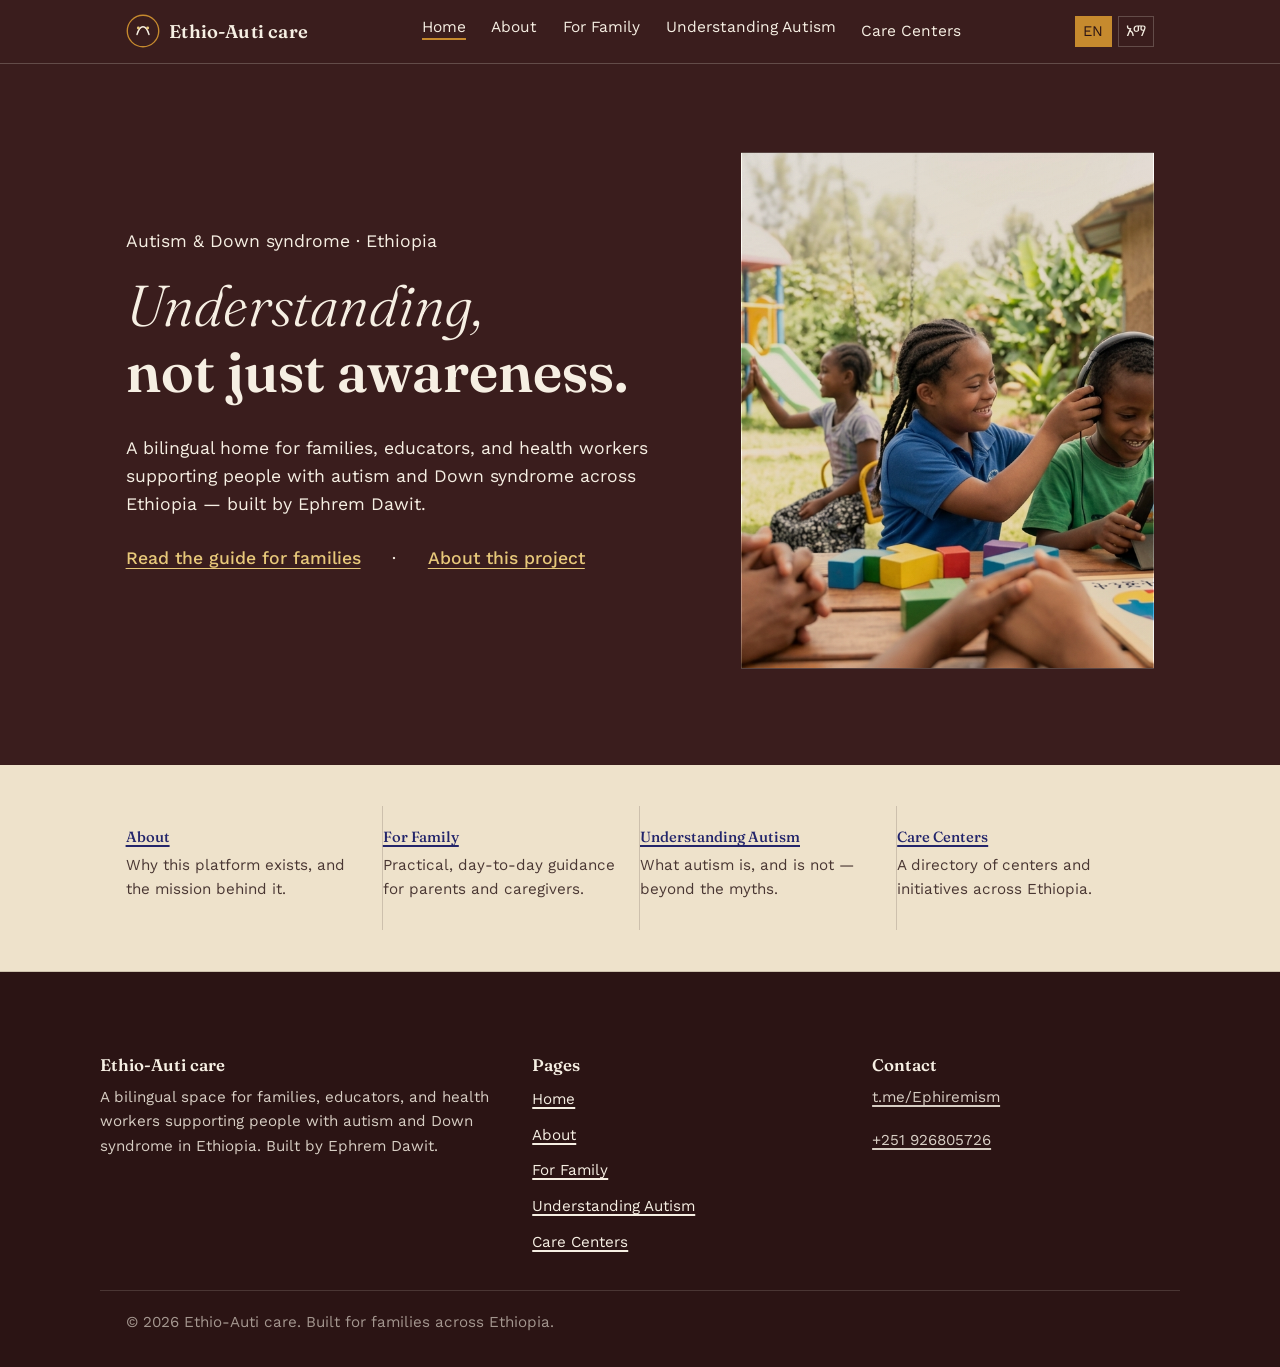
<file: index.html>
<!DOCTYPE html>
<html lang="en" dir="ltr">
<head>
<meta charset="UTF-8">
<meta name="viewport" content="width=device-width, initial-scale=1">
<title>Ethio-Auti care</title>
<meta name="description" content="A bilingual home for families, educators, and health workers supporting people with autism and Down syndrome across Ethiopia — built by Ephrem Dawit.">
<link rel="preconnect" href="https://fonts.googleapis.com">
<link rel="preconnect" href="https://fonts.gstatic.com" crossorigin>
<link href="https://fonts.googleapis.com/css2?family=Fraunces:ital,wght@0,300;0,600;1,300;1,600&amp;family=Work+Sans:wght@400;500;600&amp;family=Noto+Serif+Ethiopic:wght@400;600&amp;family=Noto+Sans+Ethiopic:wght@400;500;600&amp;display=swap" rel="stylesheet">
<link rel="stylesheet" href="assets/css/style.css">
  <link rel="icon" href="data:image/svg+xml,<svg xmlns=&quot;http://www.w3.org/2000/svg&quot; viewBox=&quot;0 0 100 100&quot;><text y=&quot;50%&quot; x=&quot;50%&quot; dominant-baseline=&quot;central&quot; text-anchor=&quot;middle&quot; font-size=&quot;80&quot;>💙</text></svg>">
  <script src="assets/js/components.js"></script>
</head>
<body>
<a class="skip-link" href="#main">Skip to content</a>
  <site-header></site-header>
<main id="main">
  <section class="hero">
    <div class="hero__inner">
      <div>
        <p class="hero__eyebrow">Autism &amp; Down syndrome · Ethiopia</p>
        <h1>Understanding,<strong>not just awareness.</strong></h1>
        <p>A bilingual home for families, educators, and health workers supporting people with autism and Down syndrome across Ethiopia — built by Ephrem Dawit.</p>
        <p class="hero__links"><a href="for-family.html">Read the guide for families</a> &nbsp;·&nbsp; <a href="about.html">About this project</a></p>
      </div>
      <div class="hero__figure" style="background-image:url('assets/img/hero.jpeg');"></div>
    </div>
  </section>
  <section class="quick-links">
    <div class="quick-links__grid">
        <div class="quick-links__item">
          <h3><a href="about.html">About</a></h3>
          <p>Why this platform exists, and the mission behind it.</p>
        </div>
        <div class="quick-links__item">
          <h3><a href="for-family.html">For Family</a></h3>
          <p>Practical, day-to-day guidance for parents and caregivers.</p>
        </div>
        <div class="quick-links__item">
          <h3><a href="understanding-autism.html">Understanding Autism</a></h3>
          <p>What autism is, and is not — beyond the myths.</p>
        </div>
        <div class="quick-links__item">
          <h3><a href="care-centers.html">Care Centers</a></h3>
          <p>A directory of centers and initiatives across Ethiopia.</p>
        </div>
    </div>
  </section>
</main>
  <site-footer></site-footer>
<script src="assets/js/main.js"></script>
</body>
</html>
</file>
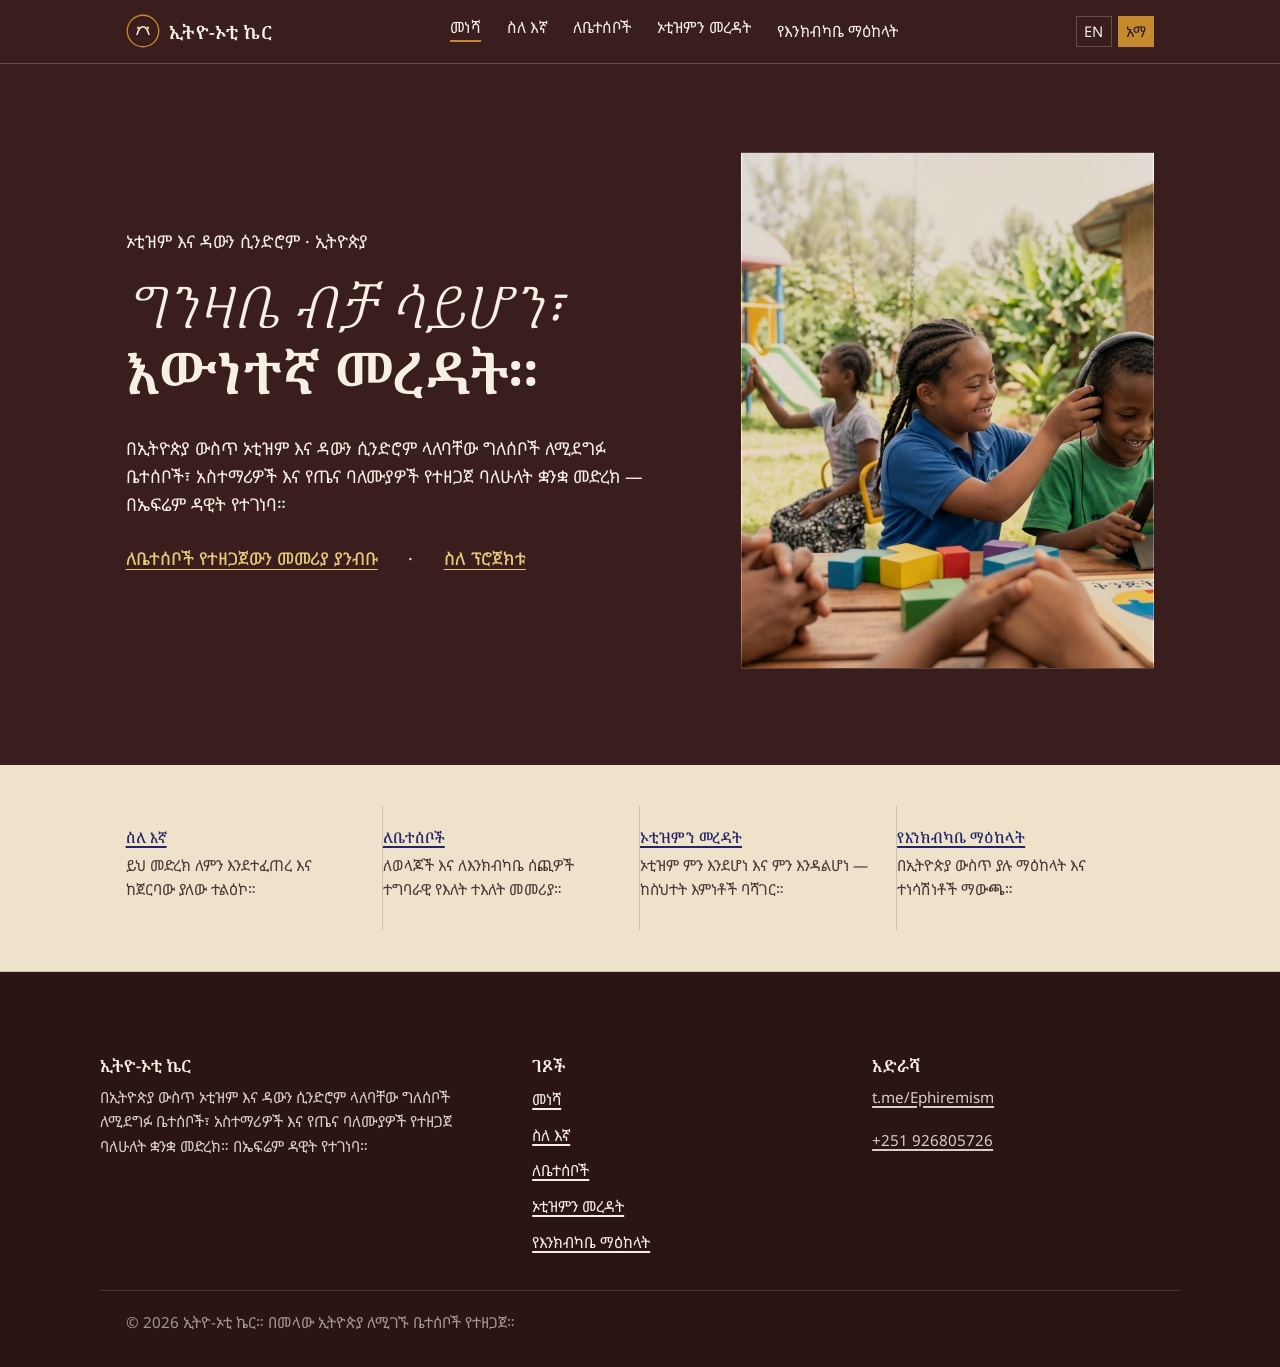
<file: am/index.html>
<!DOCTYPE html>
<html lang="am" dir="ltr">
<head>
<meta charset="UTF-8">
<meta name="viewport" content="width=device-width, initial-scale=1">
<title>ኢትዮ-ኦቲ ኬር</title>
<meta name="description" content="በኢትዮጵያ ውስጥ ኦቲዝም እና ዳውን ሲንድሮም ላለባቸው ግለሰቦች ለሚደግፉ ቤተሰቦች፣ አስተማሪዎች እና የጤና ባለሙያዎች የተዘጋጀ ባለሁለት ቋንቋ መድረክ — በኤፍሬም ዳዊት የተገነባ።">
<link rel="preconnect" href="https://fonts.googleapis.com">
<link rel="preconnect" href="https://fonts.gstatic.com" crossorigin>
<link href="https://fonts.googleapis.com/css2?family=Fraunces:ital,wght@0,300;0,600;1,300;1,600&amp;family=Work+Sans:wght@400;500;600&amp;family=Noto+Serif+Ethiopic:wght@400;600&amp;family=Noto+Sans+Ethiopic:wght@400;500;600&amp;display=swap" rel="stylesheet">
<link rel="stylesheet" href="../assets/css/style.css">
  <link rel="icon" href="data:image/svg+xml,<svg xmlns=&quot;http://www.w3.org/2000/svg&quot; viewBox=&quot;0 0 100 100&quot;><text y=&quot;50%&quot; x=&quot;50%&quot; dominant-baseline=&quot;central&quot; text-anchor=&quot;middle&quot; font-size=&quot;80&quot;>💙</text></svg>">
  <script src="../assets/js/components.js"></script>
</head>
<body>
<a class="skip-link" href="#main">ወደ ይዘቱ ዝለል</a>
  <site-header></site-header>
<main id="main">
  <section class="hero">
    <div class="hero__inner">
      <div>
        <p class="hero__eyebrow">ኦቲዝም እና ዳውን ሲንድሮም · ኢትዮጵያ</p>
        <h1>ግንዛቤ ብቻ ሳይሆን፣<strong>እውነተኛ መረዳት።</strong></h1>
        <p>በኢትዮጵያ ውስጥ ኦቲዝም እና ዳውን ሲንድሮም ላለባቸው ግለሰቦች ለሚደግፉ ቤተሰቦች፣ አስተማሪዎች እና የጤና ባለሙያዎች የተዘጋጀ ባለሁለት ቋንቋ መድረክ — በኤፍሬም ዳዊት የተገነባ።</p>
        <p class="hero__links"><a href="for-family.html">ለቤተሰቦች የተዘጋጀውን መመሪያ ያንብቡ</a> &nbsp;·&nbsp; <a href="about.html">ስለ ፕሮጀክቱ</a></p>
      </div>
      <div class="hero__figure" style="background-image:url('../assets/img/hero.jpeg');"></div>
    </div>
  </section>
  <section class="quick-links">
    <div class="quick-links__grid">
        <div class="quick-links__item">
          <h3><a href="about.html">ስለ እኛ</a></h3>
          <p>ይህ መድረክ ለምን እንደተፈጠረ እና ከጀርባው ያለው ተልዕኮ።</p>
        </div>
        <div class="quick-links__item">
          <h3><a href="for-family.html">ለቤተሰቦች</a></h3>
          <p>ለወላጆች እና ለእንክብካቤ ሰጪዎች ተግባራዊ የእለት ተእለት መመሪያ።</p>
        </div>
        <div class="quick-links__item">
          <h3><a href="understanding-autism.html">ኦቲዝምን መረዳት</a></h3>
          <p>ኦቲዝም ምን እንደሆነ እና ምን እንዳልሆነ — ከስህተት እምነቶች ባሻገር።</p>
        </div>
        <div class="quick-links__item">
          <h3><a href="care-centers.html">የእንክብካቤ ማዕከላት</a></h3>
          <p>በኢትዮጵያ ውስጥ ያሉ ማዕከላት እና ተነሳሽነቶች ማውጫ።</p>
        </div>
    </div>
  </section>
</main>
  <site-footer></site-footer>
<script src="../assets/js/main.js"></script>
</body>
</html>
</file>
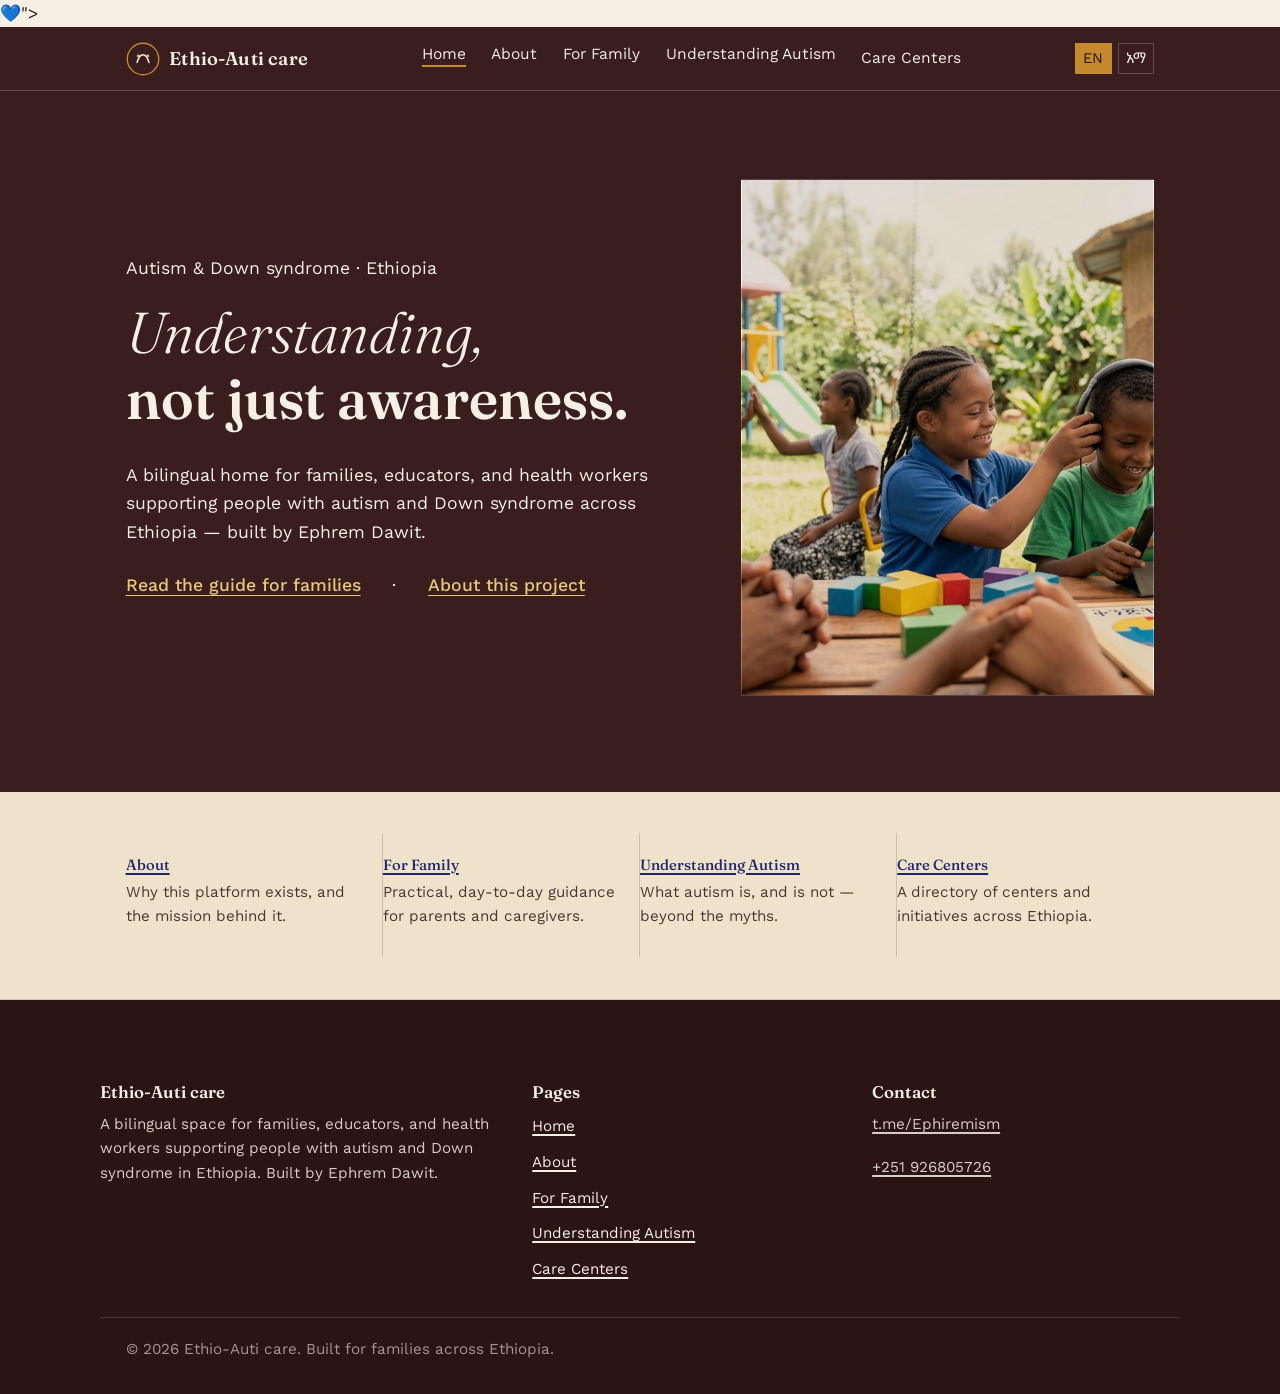
<file: site/index.html>
<!DOCTYPE html>
<html lang="en" dir="ltr">
<head>
<meta charset="UTF-8">
<meta name="viewport" content="width=device-width, initial-scale=1">
<title>Ethio-Auti care</title>
<meta name="description" content="A bilingual home for families, educators, and health workers supporting people with autism and Down syndrome across Ethiopia — built by Ephrem Dawit.">
<link rel="preconnect" href="https://fonts.googleapis.com">
<link rel="preconnect" href="https://fonts.gstatic.com" crossorigin>
<link href="https://fonts.googleapis.com/css2?family=Fraunces:ital,wght@0,300;0,600;1,300;1,600&amp;family=Work+Sans:wght@400;500;600&amp;family=Noto+Serif+Ethiopic:wght@400;600&amp;family=Noto+Sans+Ethiopic:wght@400;500;600&amp;display=swap" rel="stylesheet">
<link rel="stylesheet" href="assets/css/style.css">
  <link rel="icon" href="data:image/svg+xml,<svg xmlns=\"http://www.w3.org/2000/svg\" viewBox=\"0 0 100 100\"><text y=\".9em\" font-size=\"90\">💙</text></svg>">
  <script src="assets/js/components.js"></script>
</head>
<body>
<a class="skip-link" href="#main">Skip to content</a>
  <site-header></site-header>
<main id="main">
  <section class="hero">
    <div class="hero__inner">
      <div>
        <p class="hero__eyebrow">Autism &amp; Down syndrome · Ethiopia</p>
        <h1>Understanding,<strong>not just awareness.</strong></h1>
        <p>A bilingual home for families, educators, and health workers supporting people with autism and Down syndrome across Ethiopia — built by Ephrem Dawit.</p>
        <p class="hero__links"><a href="for-family.html">Read the guide for families</a> &nbsp;·&nbsp; <a href="about.html">About this project</a></p>
      </div>
      <div class="hero__figure" style="background-image:url('assets/img/hero.jpeg');"></div>
    </div>
  </section>
  <section class="quick-links">
    <div class="quick-links__grid">
        <div class="quick-links__item">
          <h3><a href="about.html">About</a></h3>
          <p>Why this platform exists, and the mission behind it.</p>
        </div>
        <div class="quick-links__item">
          <h3><a href="for-family.html">For Family</a></h3>
          <p>Practical, day-to-day guidance for parents and caregivers.</p>
        </div>
        <div class="quick-links__item">
          <h3><a href="understanding-autism.html">Understanding Autism</a></h3>
          <p>What autism is, and is not — beyond the myths.</p>
        </div>
        <div class="quick-links__item">
          <h3><a href="care-centers.html">Care Centers</a></h3>
          <p>A directory of centers and initiatives across Ethiopia.</p>
        </div>
    </div>
  </section>
</main>
  <site-footer></site-footer>
<script src="assets/js/main.js"></script>
</body>
</html>
</file>
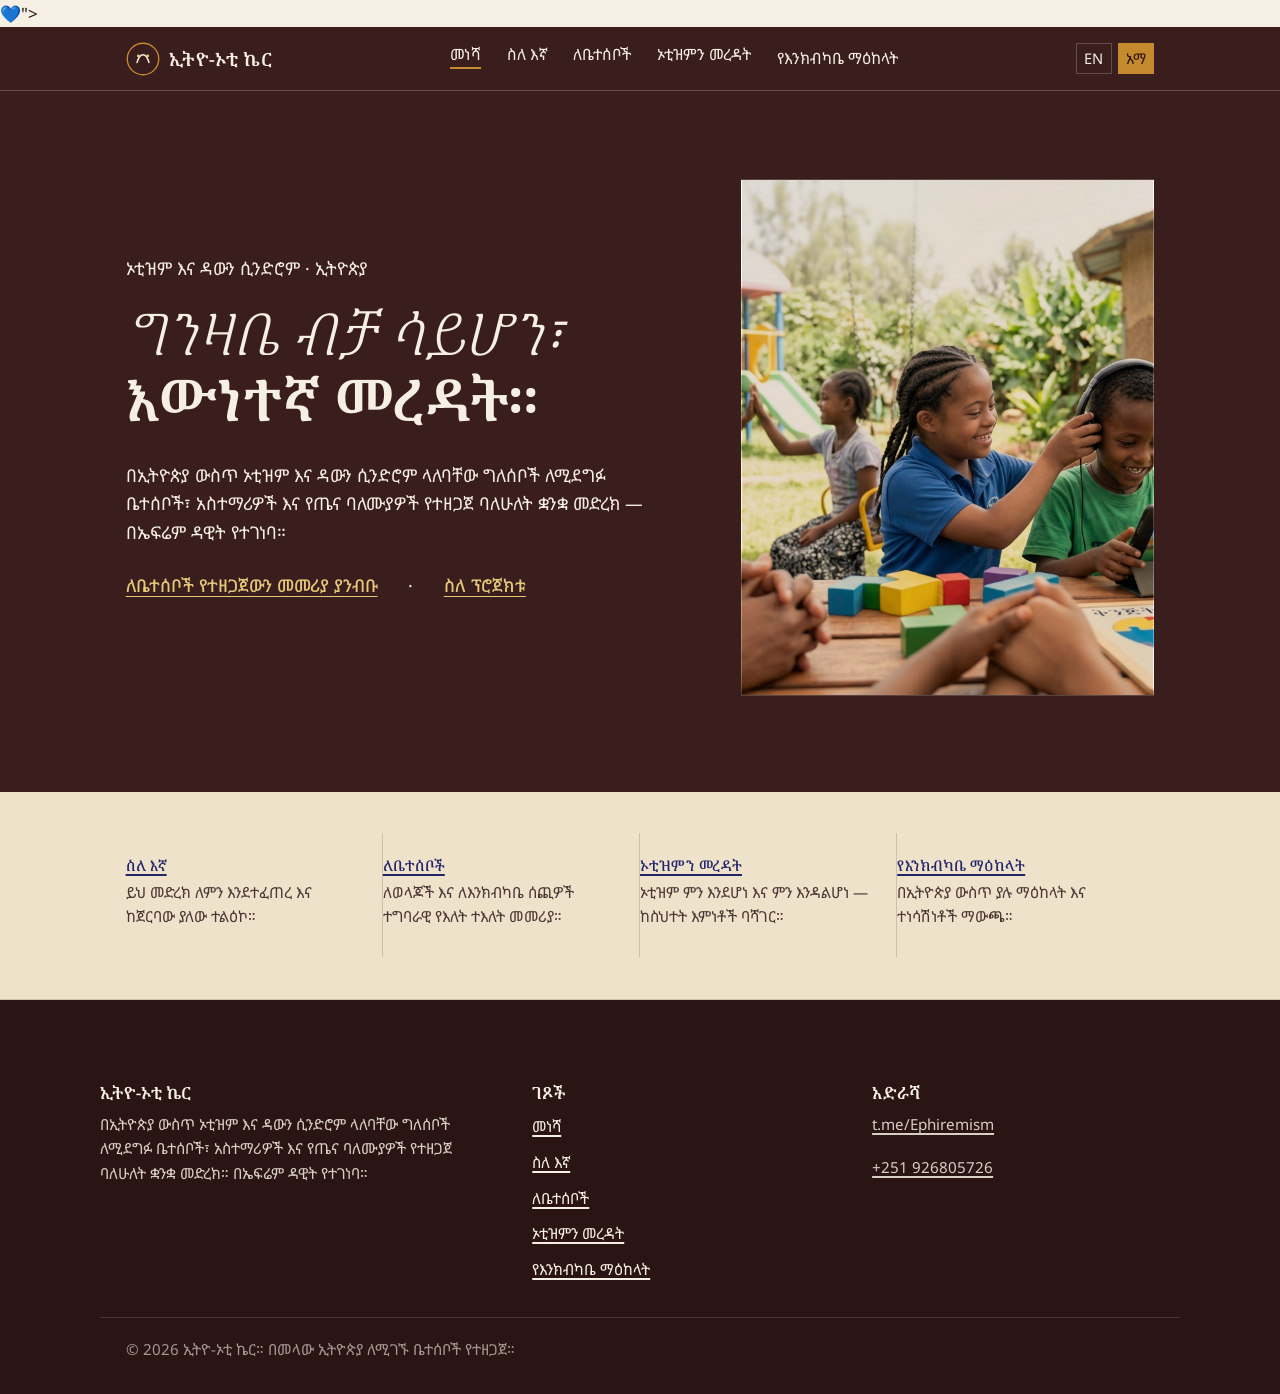
<file: site/am/index.html>
<!DOCTYPE html>
<html lang="am" dir="ltr">
<head>
<meta charset="UTF-8">
<meta name="viewport" content="width=device-width, initial-scale=1">
<title>ኢትዮ-ኦቲ ኬር</title>
<meta name="description" content="በኢትዮጵያ ውስጥ ኦቲዝም እና ዳውን ሲንድሮም ላለባቸው ግለሰቦች ለሚደግፉ ቤተሰቦች፣ አስተማሪዎች እና የጤና ባለሙያዎች የተዘጋጀ ባለሁለት ቋንቋ መድረክ — በኤፍሬም ዳዊት የተገነባ።">
<link rel="preconnect" href="https://fonts.googleapis.com">
<link rel="preconnect" href="https://fonts.gstatic.com" crossorigin>
<link href="https://fonts.googleapis.com/css2?family=Fraunces:ital,wght@0,300;0,600;1,300;1,600&amp;family=Work+Sans:wght@400;500;600&amp;family=Noto+Serif+Ethiopic:wght@400;600&amp;family=Noto+Sans+Ethiopic:wght@400;500;600&amp;display=swap" rel="stylesheet">
<link rel="stylesheet" href="../assets/css/style.css">
  <link rel="icon" href="data:image/svg+xml,<svg xmlns=\"http://www.w3.org/2000/svg\" viewBox=\"0 0 100 100\"><text y=\".9em\" font-size=\"90\">💙</text></svg>">
  <script src="../assets/js/components.js"></script>
</head>
<body>
<a class="skip-link" href="#main">ወደ ይዘቱ ዝለል</a>
  <site-header></site-header>
<main id="main">
  <section class="hero">
    <div class="hero__inner">
      <div>
        <p class="hero__eyebrow">ኦቲዝም እና ዳውን ሲንድሮም · ኢትዮጵያ</p>
        <h1>ግንዛቤ ብቻ ሳይሆን፣<strong>እውነተኛ መረዳት።</strong></h1>
        <p>በኢትዮጵያ ውስጥ ኦቲዝም እና ዳውን ሲንድሮም ላለባቸው ግለሰቦች ለሚደግፉ ቤተሰቦች፣ አስተማሪዎች እና የጤና ባለሙያዎች የተዘጋጀ ባለሁለት ቋንቋ መድረክ — በኤፍሬም ዳዊት የተገነባ።</p>
        <p class="hero__links"><a href="for-family.html">ለቤተሰቦች የተዘጋጀውን መመሪያ ያንብቡ</a> &nbsp;·&nbsp; <a href="about.html">ስለ ፕሮጀክቱ</a></p>
      </div>
      <div class="hero__figure" style="background-image:url('../assets/img/hero.jpeg');"></div>
    </div>
  </section>
  <section class="quick-links">
    <div class="quick-links__grid">
        <div class="quick-links__item">
          <h3><a href="about.html">ስለ እኛ</a></h3>
          <p>ይህ መድረክ ለምን እንደተፈጠረ እና ከጀርባው ያለው ተልዕኮ።</p>
        </div>
        <div class="quick-links__item">
          <h3><a href="for-family.html">ለቤተሰቦች</a></h3>
          <p>ለወላጆች እና ለእንክብካቤ ሰጪዎች ተግባራዊ የእለት ተእለት መመሪያ።</p>
        </div>
        <div class="quick-links__item">
          <h3><a href="understanding-autism.html">ኦቲዝምን መረዳት</a></h3>
          <p>ኦቲዝም ምን እንደሆነ እና ምን እንዳልሆነ — ከስህተት እምነቶች ባሻገር።</p>
        </div>
        <div class="quick-links__item">
          <h3><a href="care-centers.html">የእንክብካቤ ማዕከላት</a></h3>
          <p>በኢትዮጵያ ውስጥ ያሉ ማዕከላት እና ተነሳሽነቶች ማውጫ።</p>
        </div>
    </div>
  </section>
</main>
  <site-footer></site-footer>
<script src="../assets/js/main.js"></script>
</body>
</html>
</file>
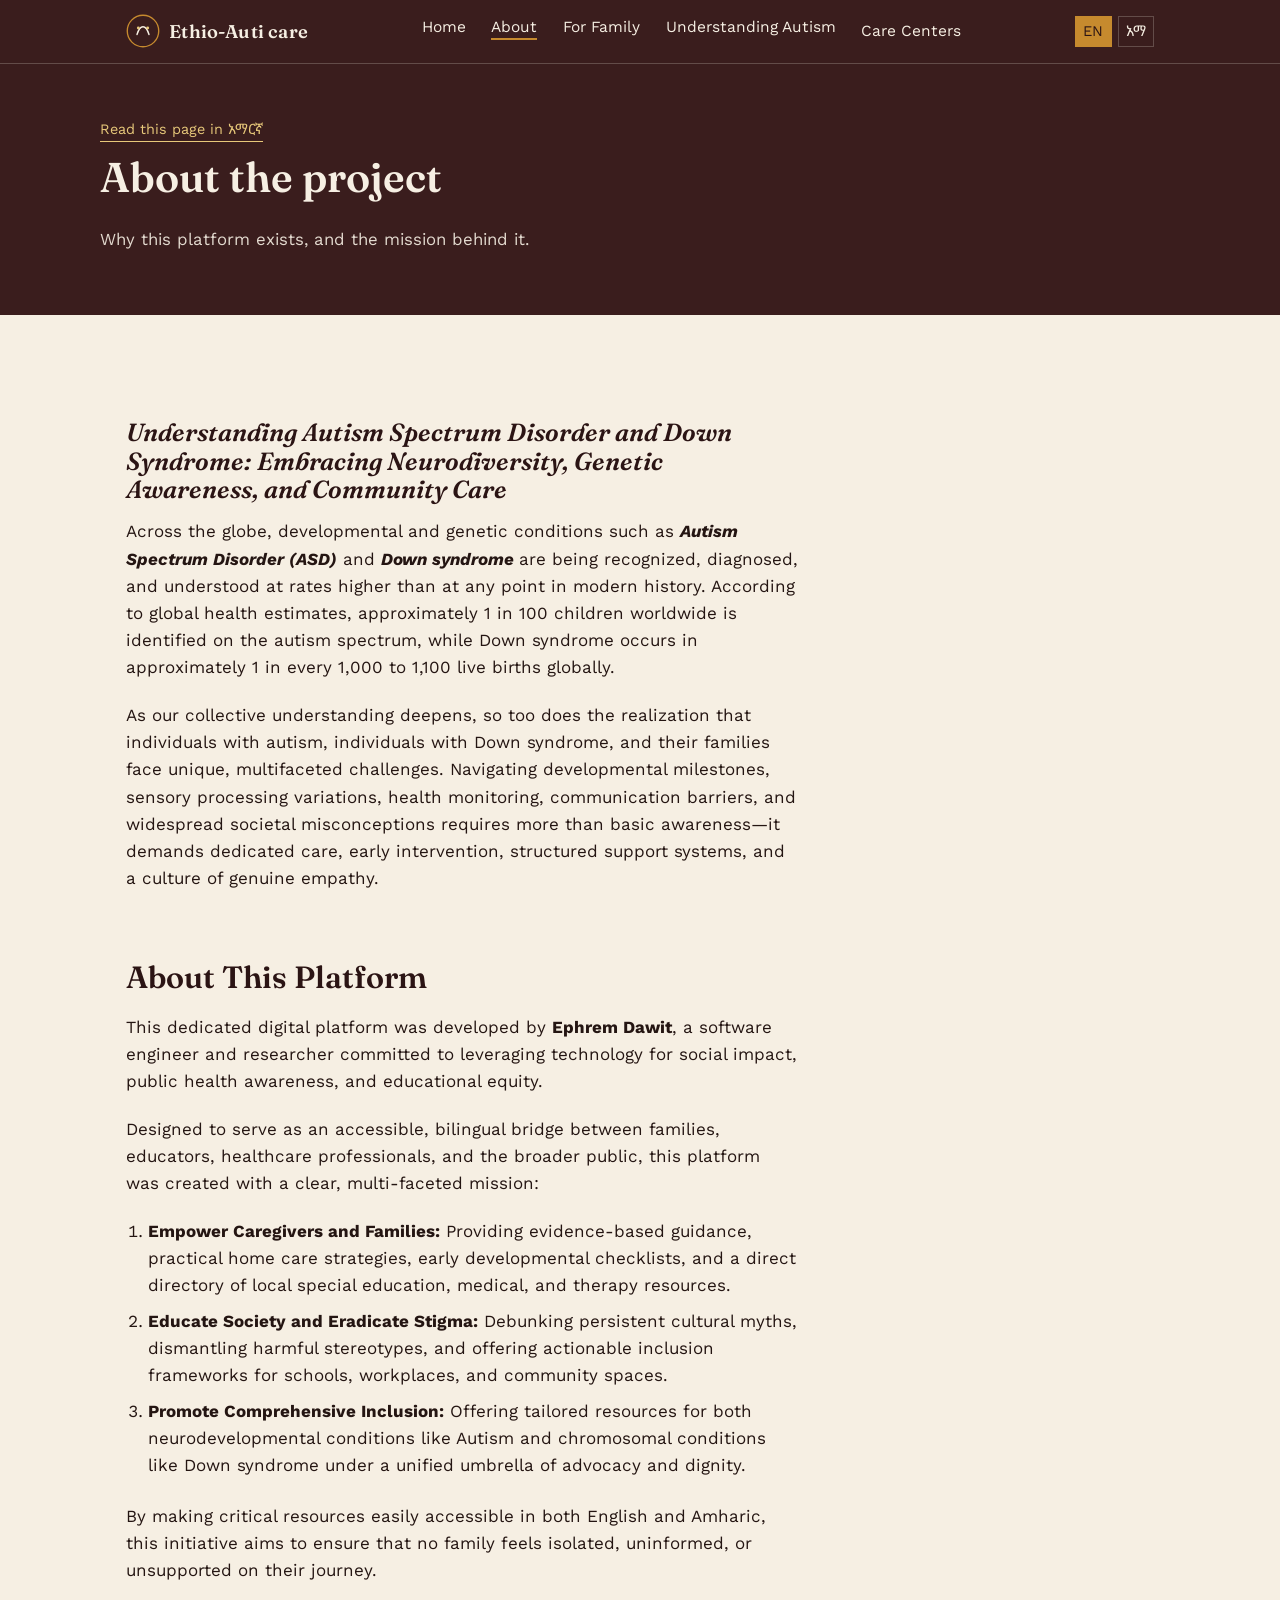
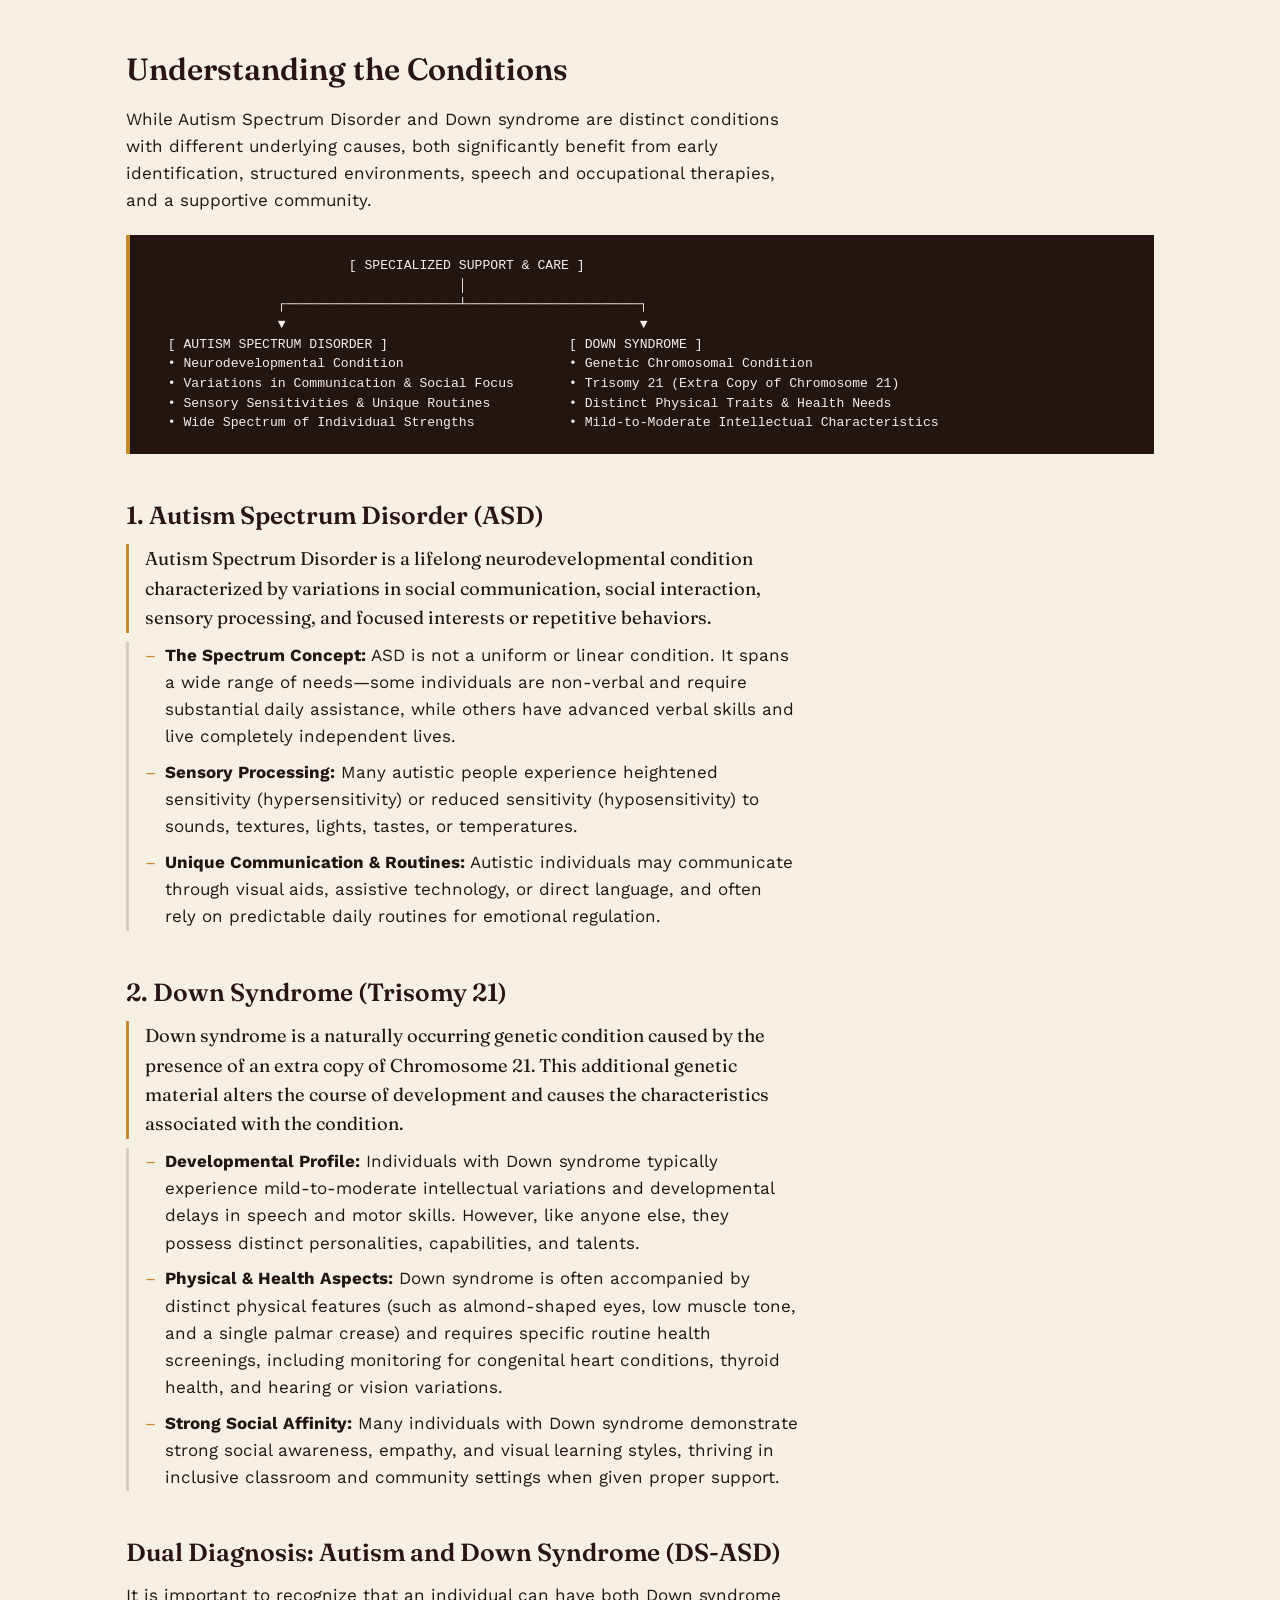
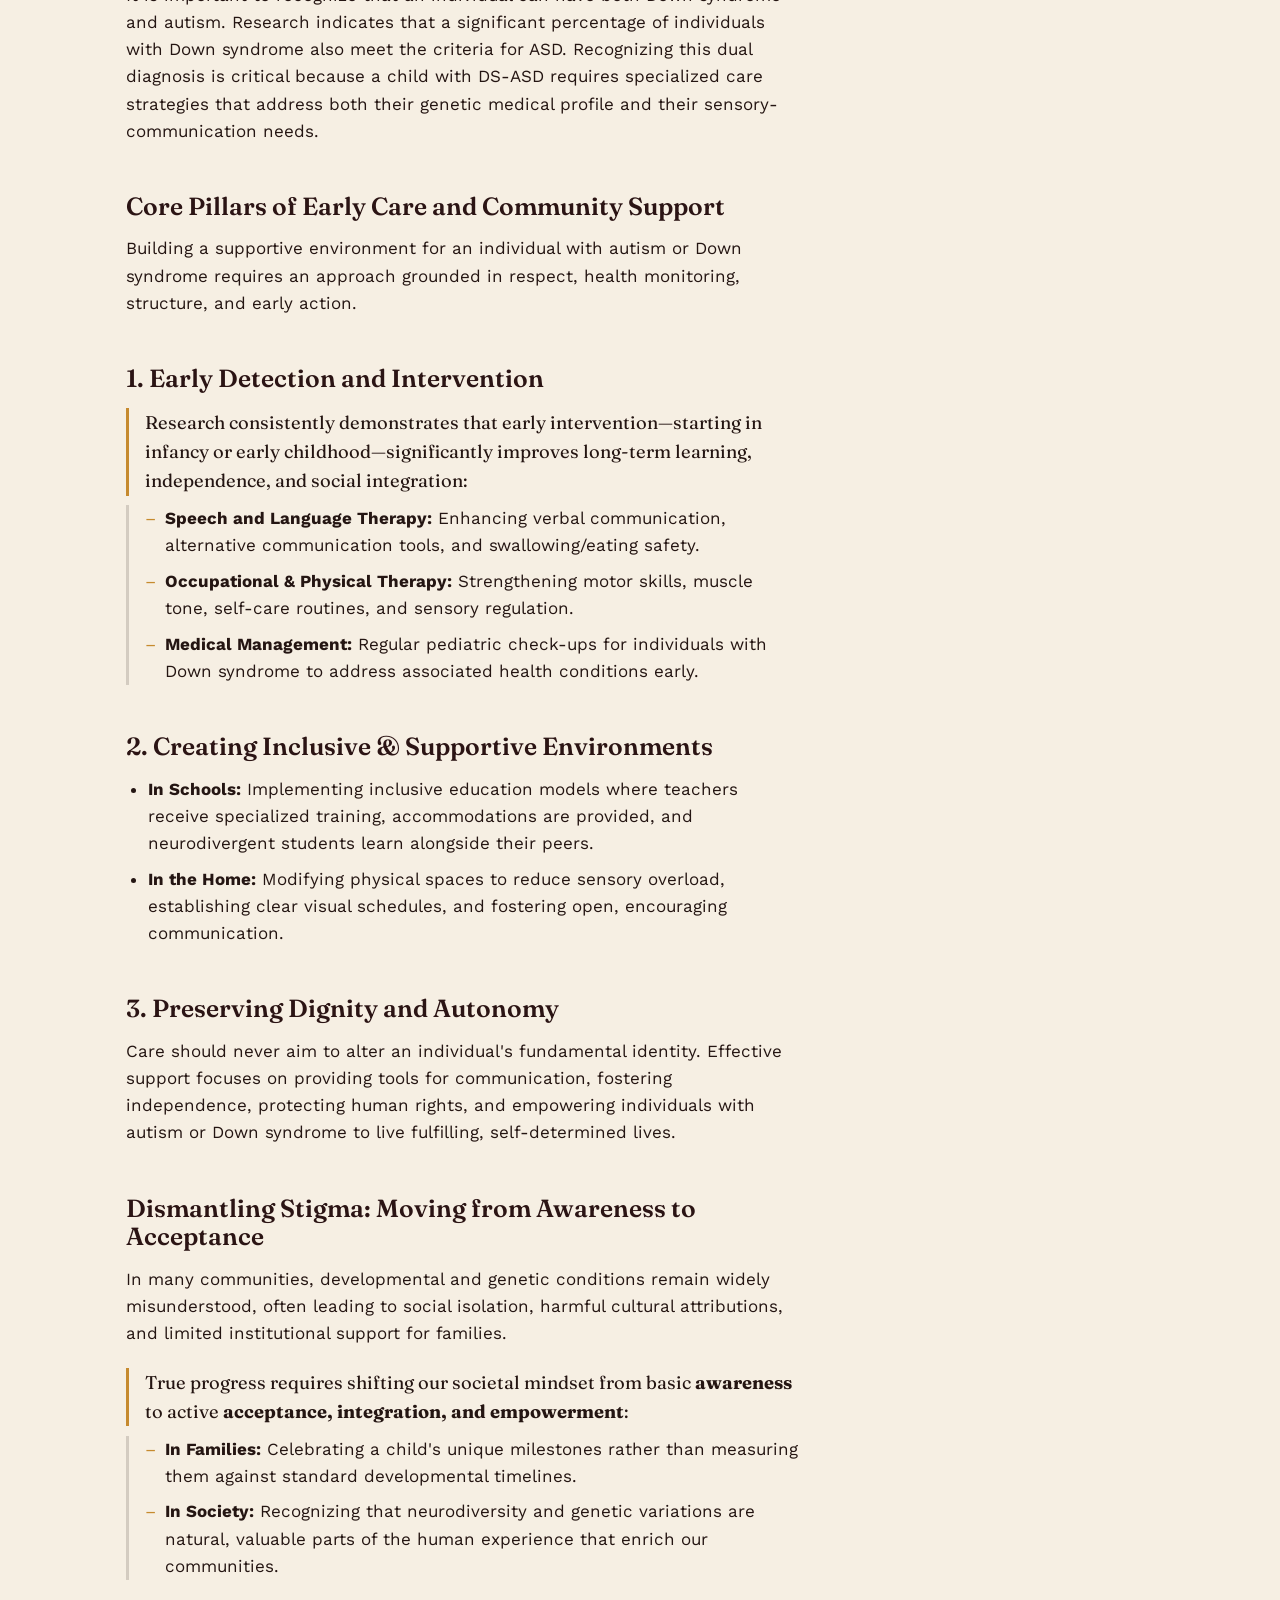
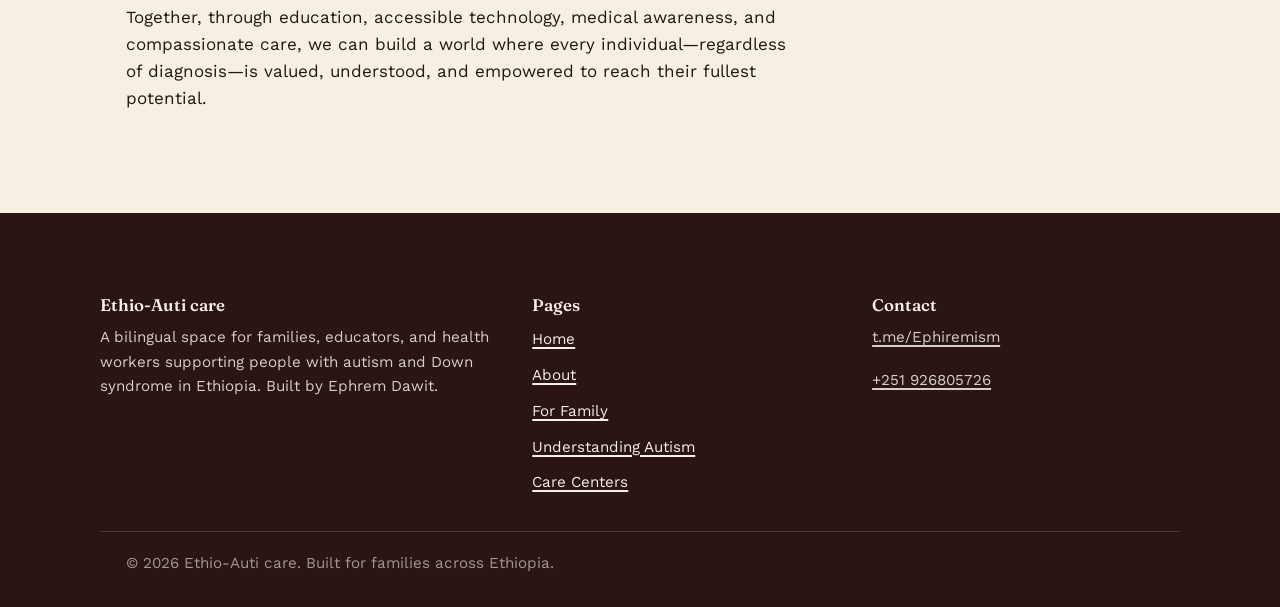
<file: about.html>
<!DOCTYPE html>
<html lang="en" dir="ltr">
<head>
<meta charset="UTF-8">
<meta name="viewport" content="width=device-width, initial-scale=1">
<title>About the project — Ethio-Auti care</title>
<meta name="description" content="Why this platform exists, and the mission behind it.">
<link rel="preconnect" href="https://fonts.googleapis.com">
<link rel="preconnect" href="https://fonts.gstatic.com" crossorigin>
<link href="https://fonts.googleapis.com/css2?family=Fraunces:ital,wght@0,300;0,600;1,300;1,600&amp;family=Work+Sans:wght@400;500;600&amp;family=Noto+Serif+Ethiopic:wght@400;600&amp;family=Noto+Sans+Ethiopic:wght@400;500;600&amp;display=swap" rel="stylesheet">
<link rel="stylesheet" href="assets/css/style.css">
  <link rel="icon" href="data:image/svg+xml,<svg xmlns=&quot;http://www.w3.org/2000/svg&quot; viewBox=&quot;0 0 100 100&quot;><text y=&quot;50%&quot; x=&quot;50%&quot; dominant-baseline=&quot;central&quot; text-anchor=&quot;middle&quot; font-size=&quot;80&quot;>💙</text></svg>">
  <script src="assets/js/components.js"></script>
</head>
<body>
<a class="skip-link" href="#main">Skip to content</a>
  <site-header></site-header>
<main id="main">
  <section class="page-head">
    <div class="page-head__inner">
      <a class="lang-note" href="am/about.html">Read this page in አማርኛ</a>
      <h1>About the project</h1>
      <p class="lede">Why this platform exists, and the mission behind it.</p>
    </div>
  </section>
  <article class="article">
<h3><em>Understanding Autism Spectrum Disorder and Down Syndrome: Embracing Neurodiversity, Genetic Awareness, and Community Care</em></h3>

<p>Across the globe, developmental and genetic conditions such as <strong><em>Autism Spectrum Disorder (ASD)</em></strong> and <strong><em>Down syndrome</em> </strong>are being recognized, diagnosed, and understood at rates higher than at any point in modern history. According to global health estimates, approximately 1 in 100 children worldwide is identified on the autism spectrum, while Down syndrome occurs in approximately 1 in every 1,000 to 1,100 live births globally.</p>

<p>As our collective understanding deepens, so too does the realization that individuals with autism, individuals with Down syndrome, and their families face unique, multifaceted challenges. Navigating developmental milestones, sensory processing variations, health monitoring, communication barriers, and widespread societal misconceptions requires more than basic awareness—it demands dedicated care, early intervention, structured support systems, and a culture of genuine empathy.</p>

<h2>About This Platform</h2>

<p>This dedicated digital platform was developed by <strong>Ephrem Dawit</strong>, a software engineer and researcher committed to leveraging technology for social impact, public health awareness, and educational equity.</p>

<p>Designed to serve as an accessible, bilingual bridge between families, educators, healthcare professionals, and the broader public, this platform was created with a clear, multi-faceted mission:</p>

<ol start="1">
<li><strong>Empower Caregivers and Families:</strong> Providing evidence-based guidance, practical home care strategies, early developmental checklists, and a direct directory of local special education, medical, and therapy resources.</li>

<li><strong>Educate Society and Eradicate Stigma:</strong> Debunking persistent cultural myths, dismantling harmful stereotypes, and offering actionable inclusion frameworks for schools, workplaces, and community spaces.</li>

<li><strong>Promote Comprehensive Inclusion:</strong> Offering tailored resources for both neurodevelopmental conditions like Autism and chromosomal conditions like Down syndrome under a unified umbrella of advocacy and dignity.</li>
</ol>

<p>By making critical resources easily accessible in both English and Amharic, this initiative aims to ensure that no family feels isolated, uninformed, or unsupported on their journey.</p>

<h2>Understanding the Conditions</h2>

<p>While Autism Spectrum Disorder and Down syndrome are distinct conditions with different underlying causes, both significantly benefit from early identification, structured environments, speech and occupational therapies, and a supportive community.</p>

<pre> <code>                        [ SPECIALIZED SUPPORT &amp; CARE ]
                                       │
                ┌──────────────────────┴──────────────────────┐
                ▼                                             ▼
  [ AUTISM SPECTRUM DISORDER ]                       [ DOWN SYNDROME ]
  • Neurodevelopmental Condition                     • Genetic Chromosomal Condition
  • Variations in Communication &amp; Social Focus       • Trisomy 21 (Extra Copy of Chromosome 21)
  • Sensory Sensitivities &amp; Unique Routines          • Distinct Physical Traits &amp; Health Needs
  • Wide Spectrum of Individual Strengths            • Mild-to-Moderate Intellectual Characteristics
</code></pre>

<h3>1. Autism Spectrum Disorder (ASD)</h3>

<p>Autism Spectrum Disorder is a lifelong neurodevelopmental condition characterized by variations in social communication, social interaction, sensory processing, and focused interests or repetitive behaviors.</p>

<ul>
<li><strong>The Spectrum Concept:</strong> ASD is not a uniform or linear condition. It spans a wide range of needs—some individuals are non-verbal and require substantial daily assistance, while others have advanced verbal skills and live completely independent lives.</li>

<li><strong>Sensory Processing:</strong> Many autistic people experience heightened sensitivity (hypersensitivity) or reduced sensitivity (hyposensitivity) to sounds, textures, lights, tastes, or temperatures.</li>

<li><strong>Unique Communication &amp; Routines:</strong> Autistic individuals may communicate through visual aids, assistive technology, or direct language, and often rely on predictable daily routines for emotional regulation.</li>
</ul>

<h3>2. Down Syndrome (Trisomy 21)</h3>

<p>Down syndrome is a naturally occurring genetic condition caused by the presence of an extra copy of Chromosome 21. This additional genetic material alters the course of development and causes the characteristics associated with the condition.</p>

<ul>
<li><strong>Developmental Profile:</strong> Individuals with Down syndrome typically experience mild-to-moderate intellectual variations and developmental delays in speech and motor skills. However, like anyone else, they possess distinct personalities, capabilities, and talents.</li>

<li><strong>Physical &amp; Health Aspects:</strong> Down syndrome is often accompanied by distinct physical features (such as almond-shaped eyes, low muscle tone, and a single palmar crease) and requires specific routine health screenings, including monitoring for congenital heart conditions, thyroid health, and hearing or vision variations.</li>

<li><strong>Strong Social Affinity:</strong> Many individuals with Down syndrome demonstrate strong social awareness, empathy, and visual learning styles, thriving in inclusive classroom and community settings when given proper support.</li>
</ul>

<h3>Dual Diagnosis: Autism and Down Syndrome (DS-ASD)</h3>

<p>It is important to recognize that an individual can have both Down syndrome and autism. Research indicates that a significant percentage of individuals with Down syndrome also meet the criteria for ASD. Recognizing this dual diagnosis is critical because a child with DS-ASD requires specialized care strategies that address both their genetic medical profile and their sensory-communication needs.</p>

<h3>Core Pillars of Early Care and Community Support</h3>

<p>Building a supportive environment for an individual with autism or Down syndrome requires an approach grounded in respect, health monitoring, structure, and early action.</p>

<h3>1. Early Detection and Intervention</h3>

<p>Research consistently demonstrates that early intervention—starting in infancy or early childhood—significantly improves long-term learning, independence, and social integration:</p>

<ul>
<li><strong>Speech and Language Therapy:</strong> Enhancing verbal communication, alternative communication tools, and swallowing/eating safety.</li>

<li><strong>Occupational &amp; Physical Therapy:</strong> Strengthening motor skills, muscle tone, self-care routines, and sensory regulation.</li>

<li><strong>Medical Management:</strong> Regular pediatric check-ups for individuals with Down syndrome to address associated health conditions early.</li>
</ul>

<h3>2. Creating Inclusive &amp; Supportive Environments</h3>

<ul>
<li><strong>In Schools:</strong> Implementing inclusive education models where teachers receive specialized training, accommodations are provided, and neurodivergent students learn alongside their peers.</li>

<li><strong>In the Home:</strong> Modifying physical spaces to reduce sensory overload, establishing clear visual schedules, and fostering open, encouraging communication.</li>
</ul>

<h3>3. Preserving Dignity and Autonomy</h3>

<p>Care should never aim to alter an individual's fundamental identity. Effective support focuses on providing tools for communication, fostering independence, protecting human rights, and empowering individuals with autism or Down syndrome to live fulfilling, self-determined lives.</p>

<h3>Dismantling Stigma: Moving from Awareness to Acceptance</h3>

<p>In many communities, developmental and genetic conditions remain widely misunderstood, often leading to social isolation, harmful cultural attributions, and limited institutional support for families.</p>

<p>True progress requires shifting our societal mindset from basic <strong>awareness</strong> to active <strong>acceptance, integration, and empowerment</strong>:</p>

<ul>
<li><strong>In Families:</strong> Celebrating a child's unique milestones rather than measuring them against standard developmental timelines.</li>

<li><strong>In Society:</strong> Recognizing that neurodiversity and genetic variations are natural, valuable parts of the human experience that enrich our communities.</li>
</ul>

<p>Together, through education, accessible technology, medical awareness, and compassionate care, we can build a world where every individual—regardless of diagnosis—is valued, understood, and empowered to reach their fullest potential.</p>

<p></p>
  </article>
</main>
  <site-footer></site-footer>
<script src="assets/js/main.js"></script>
</body>
</html>
</file>
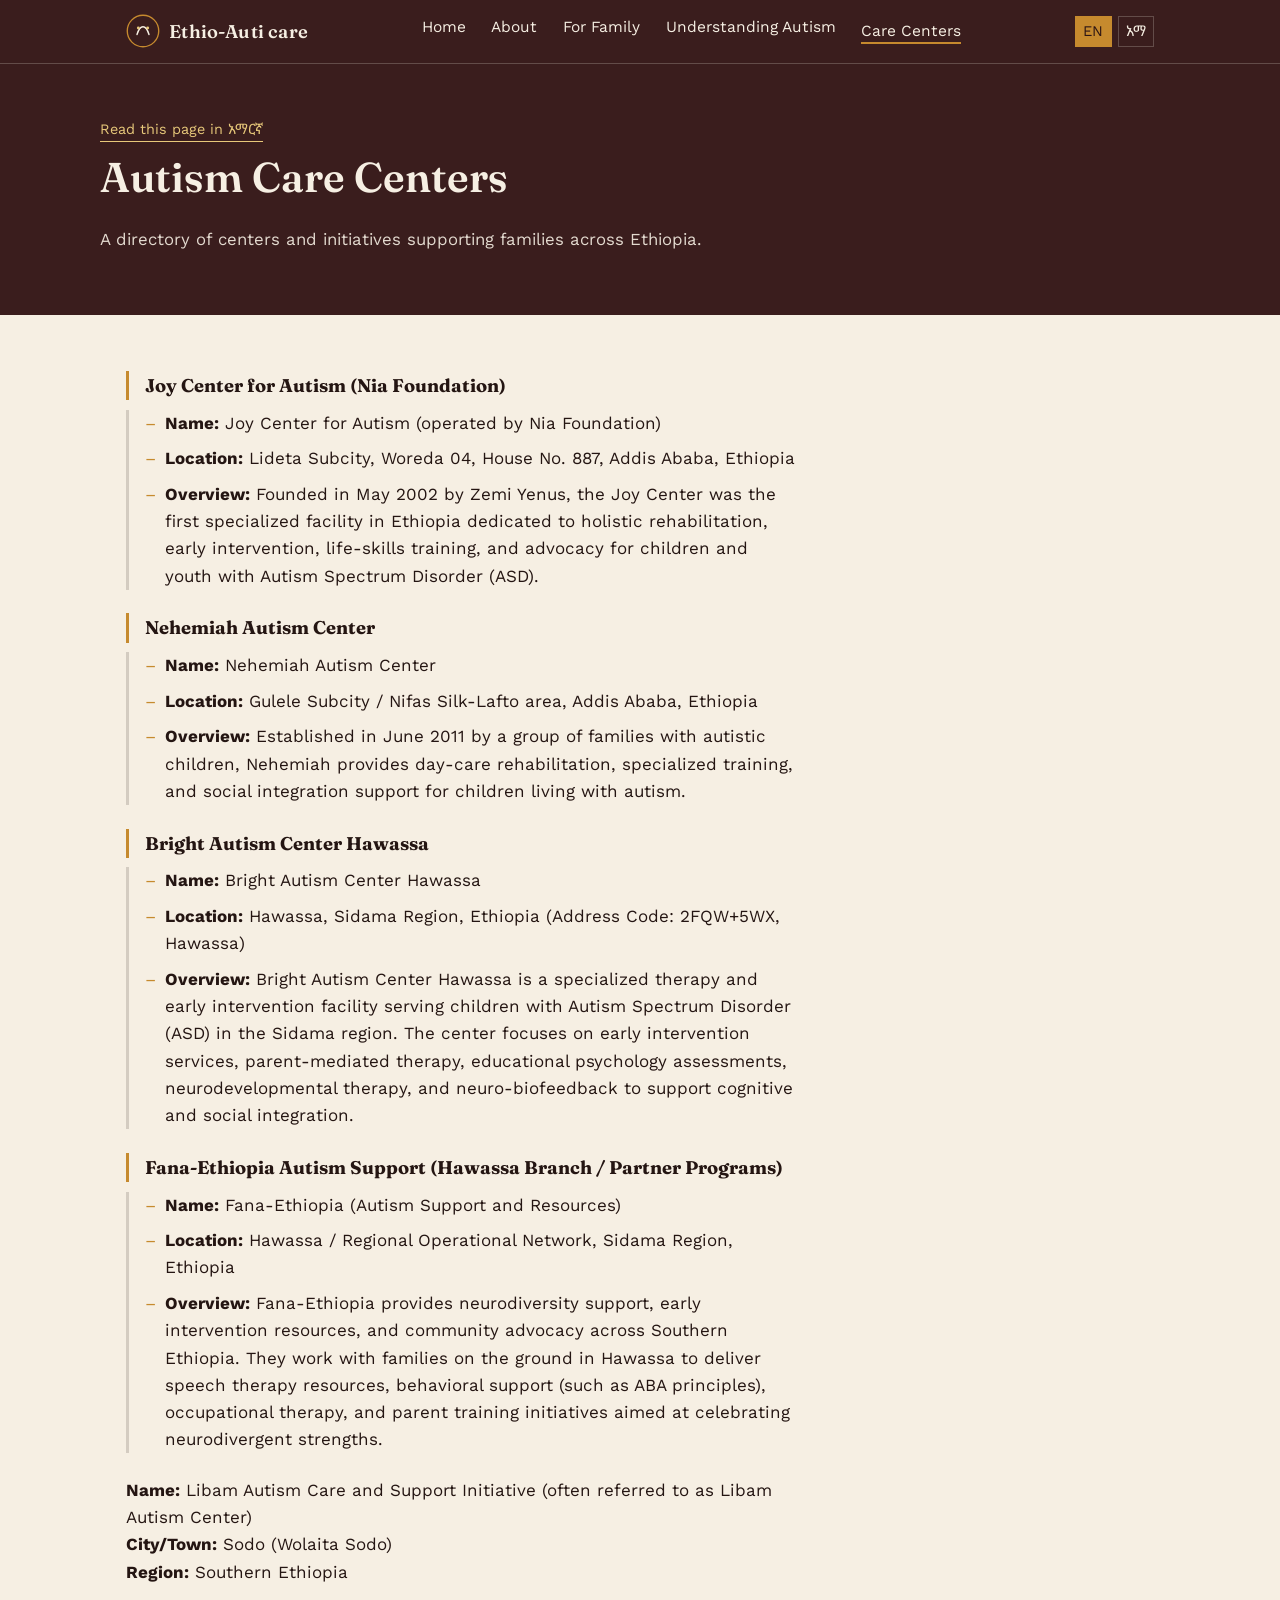
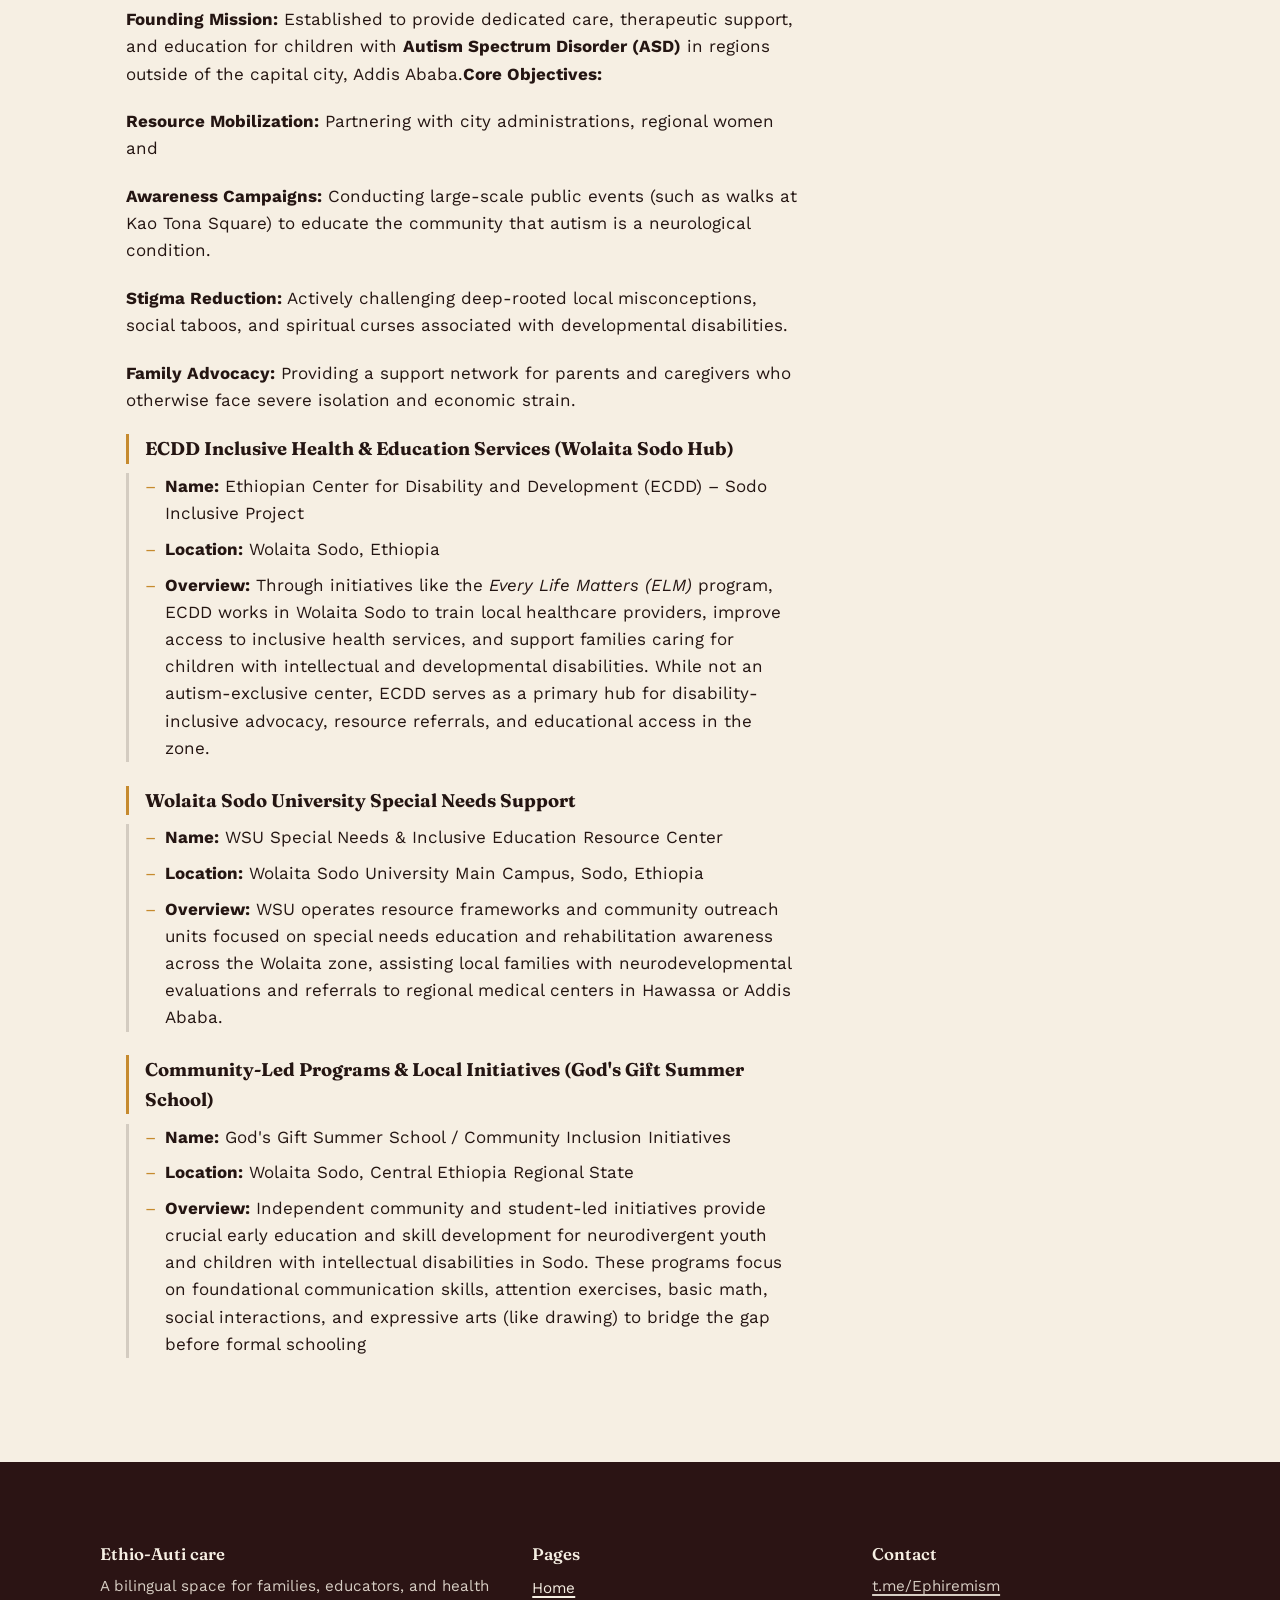
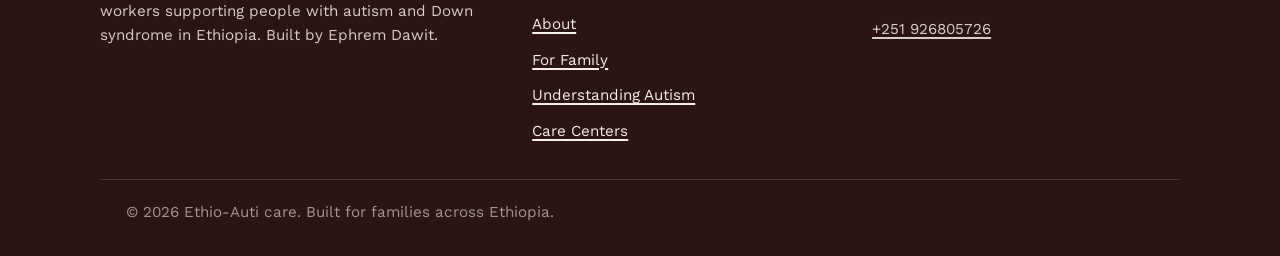
<file: care-centers.html>
<!DOCTYPE html>
<html lang="en" dir="ltr">
<head>
<meta charset="UTF-8">
<meta name="viewport" content="width=device-width, initial-scale=1">
<title>Autism Care Centers — Ethio-Auti care</title>
<meta name="description" content="A directory of centers and initiatives supporting families across Ethiopia.">
<link rel="preconnect" href="https://fonts.googleapis.com">
<link rel="preconnect" href="https://fonts.gstatic.com" crossorigin>
<link href="https://fonts.googleapis.com/css2?family=Fraunces:ital,wght@0,300;0,600;1,300;1,600&amp;family=Work+Sans:wght@400;500;600&amp;family=Noto+Serif+Ethiopic:wght@400;600&amp;family=Noto+Sans+Ethiopic:wght@400;500;600&amp;display=swap" rel="stylesheet">
<link rel="stylesheet" href="assets/css/style.css">
  <link rel="icon" href="data:image/svg+xml,<svg xmlns=&quot;http://www.w3.org/2000/svg&quot; viewBox=&quot;0 0 100 100&quot;><text y=&quot;50%&quot; x=&quot;50%&quot; dominant-baseline=&quot;central&quot; text-anchor=&quot;middle&quot; font-size=&quot;80&quot;>💙</text></svg>">
  <script src="assets/js/components.js"></script>
</head>
<body>
<a class="skip-link" href="#main">Skip to content</a>
  <site-header></site-header>
<main id="main">
  <section class="page-head">
    <div class="page-head__inner">
      <a class="lang-note" href="am/care-centers.html">Read this page in አማርኛ</a>
      <h1>Autism Care Centers</h1>
      <p class="lede">A directory of centers and initiatives supporting families across Ethiopia.</p>
    </div>
  </section>
  <article class="article">
<p><strong>Joy Center for Autism (Nia Foundation)</strong></p>

<ul>
<li><strong>Name:</strong> Joy Center for Autism (operated by Nia Foundation)</li>

<li><strong>Location:</strong> Lideta Subcity, Woreda 04, House No. 887, Addis Ababa, Ethiopia</li>

<li><strong>Overview:</strong> Founded in May 2002 by Zemi Yenus, the Joy Center was the first specialized facility in Ethiopia dedicated to holistic rehabilitation, early intervention, life-skills training, and advocacy for children and youth with Autism Spectrum Disorder (ASD).</li>
</ul>

<p><strong>Nehemiah Autism Center</strong></p>

<ul>
<li><strong>Name:</strong> Nehemiah Autism Center</li>

<li><strong>Location:</strong> Gulele Subcity / Nifas Silk-Lafto area, Addis Ababa, Ethiopia</li>

<li><strong>Overview:</strong> Established in June 2011 by a group of families with autistic children, Nehemiah provides day-care rehabilitation, specialized training, and social integration support for children living with autism.</li>
</ul>

<p><strong>Bright Autism Center Hawassa</strong></p>

<ul>
<li><strong>Name:</strong> Bright Autism Center Hawassa</li>

<li><strong>Location:</strong> Hawassa, Sidama Region, Ethiopia (Address Code: 2FQW+5WX, Hawassa)</li>

<li><strong>Overview:</strong> Bright Autism Center Hawassa is a specialized therapy and early intervention facility serving children with Autism Spectrum Disorder (ASD) in the Sidama region. The center focuses on early intervention services, parent-mediated therapy, educational psychology assessments, neurodevelopmental therapy, and neuro-biofeedback to support cognitive and social integration.</li>
</ul>

<p><strong>Fana-Ethiopia Autism Support (Hawassa Branch / Partner Programs)</strong></p>

<ul>
<li><strong>Name:</strong> Fana-Ethiopia (Autism Support and Resources)</li>

<li><strong>Location:</strong> Hawassa / Regional Operational Network, Sidama Region, Ethiopia</li>

<li><strong>Overview:</strong> Fana-Ethiopia provides neurodiversity support, early intervention resources, and community advocacy across Southern Ethiopia. They work with families on the ground in Hawassa to deliver speech therapy resources, behavioral support (such as ABA principles), occupational therapy, and parent training initiatives aimed at celebrating neurodivergent strengths.</li>
</ul>

<p><strong>Name:</strong> Libam Autism Care and Support Initiative (often referred to as Libam Autism Center)<br><strong>City/Town:</strong> Sodo (Wolaita Sodo)<br><strong>Region:</strong> Southern Ethiopia</p>

<p> <strong>Founding Mission:</strong> Established to provide dedicated care, therapeutic support, and education for children with <strong>Autism Spectrum Disorder (ASD)</strong> in regions outside of the capital city, Addis Ababa.<strong>Core Objectives:</strong></p>

<p><strong>Resource Mobilization:</strong> Partnering with city administrations, regional women and</p>

<p><strong>Awareness Campaigns:</strong> Conducting large-scale public events (such as walks at Kao Tona Square) to educate the community that autism is a neurological condition.</p>

<p><strong>Stigma Reduction:</strong> Actively challenging deep-rooted local misconceptions, social taboos, and spiritual curses associated with developmental disabilities.</p>

<p><strong>Family Advocacy:</strong> Providing a support network for parents and caregivers who otherwise face severe isolation and economic strain.</p>

<p><strong>ECDD Inclusive Health &amp; Education Services (Wolaita Sodo Hub)</strong></p>

<ul>
<li><strong>Name:</strong> Ethiopian Center for Disability and Development (ECDD) – Sodo Inclusive Project</li>

<li><strong>Location:</strong> Wolaita Sodo, Ethiopia</li>

<li><strong>Overview:</strong> Through initiatives like the <em>Every Life Matters (ELM)</em> program, ECDD works in Wolaita Sodo to train local healthcare providers, improve access to inclusive health services, and support families caring for children with intellectual and developmental disabilities. While not an autism-exclusive center, ECDD serves as a primary hub for disability-inclusive advocacy, resource referrals, and educational access in the zone.</li>
</ul>

<p><strong>Wolaita Sodo University Special Needs Support</strong></p>

<ul>
<li><strong>Name:</strong> WSU Special Needs &amp; Inclusive Education Resource Center</li>

<li><strong>Location:</strong> Wolaita Sodo University Main Campus, Sodo, Ethiopia</li>

<li><strong>Overview:</strong> WSU operates resource frameworks and community outreach units focused on special needs education and rehabilitation awareness across the Wolaita zone, assisting local families with neurodevelopmental evaluations and referrals to regional medical centers in Hawassa or Addis Ababa.</li>
</ul>

<p><strong>Community-Led Programs &amp; Local Initiatives (God's Gift Summer School)</strong></p>

<ul>
<li><strong>Name:</strong> God's Gift Summer School / Community Inclusion Initiatives</li>

<li><strong>Location:</strong> Wolaita Sodo, Central Ethiopia Regional State</li>

<li><strong>Overview:</strong> Independent community and student-led initiatives provide crucial early education and skill development for neurodivergent youth and children with intellectual disabilities in Sodo. These programs focus on foundational communication skills, attention exercises, basic math, social interactions, and expressive arts (like drawing) to bridge the gap before formal schooling</li>
</ul>
  </article>
</main>
  <site-footer></site-footer>
<script src="assets/js/main.js"></script>
</body>
</html>
</file>
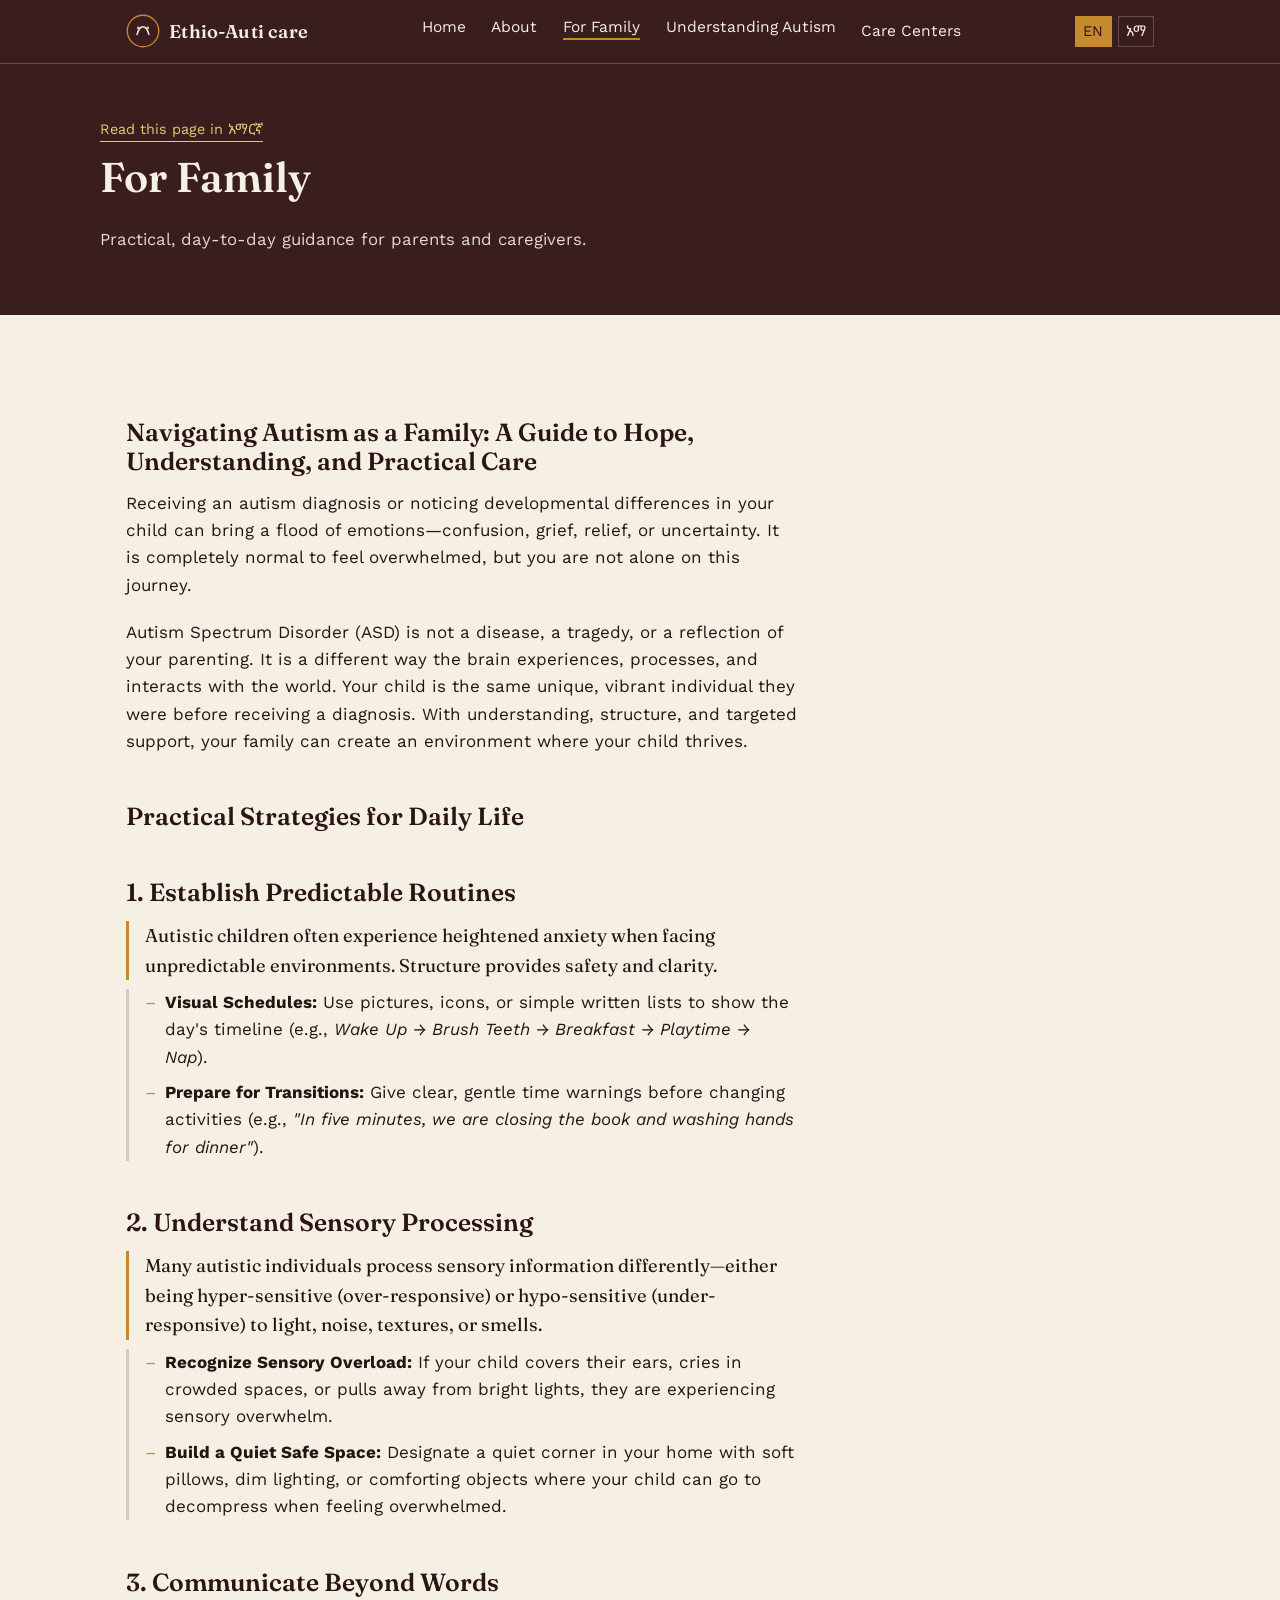
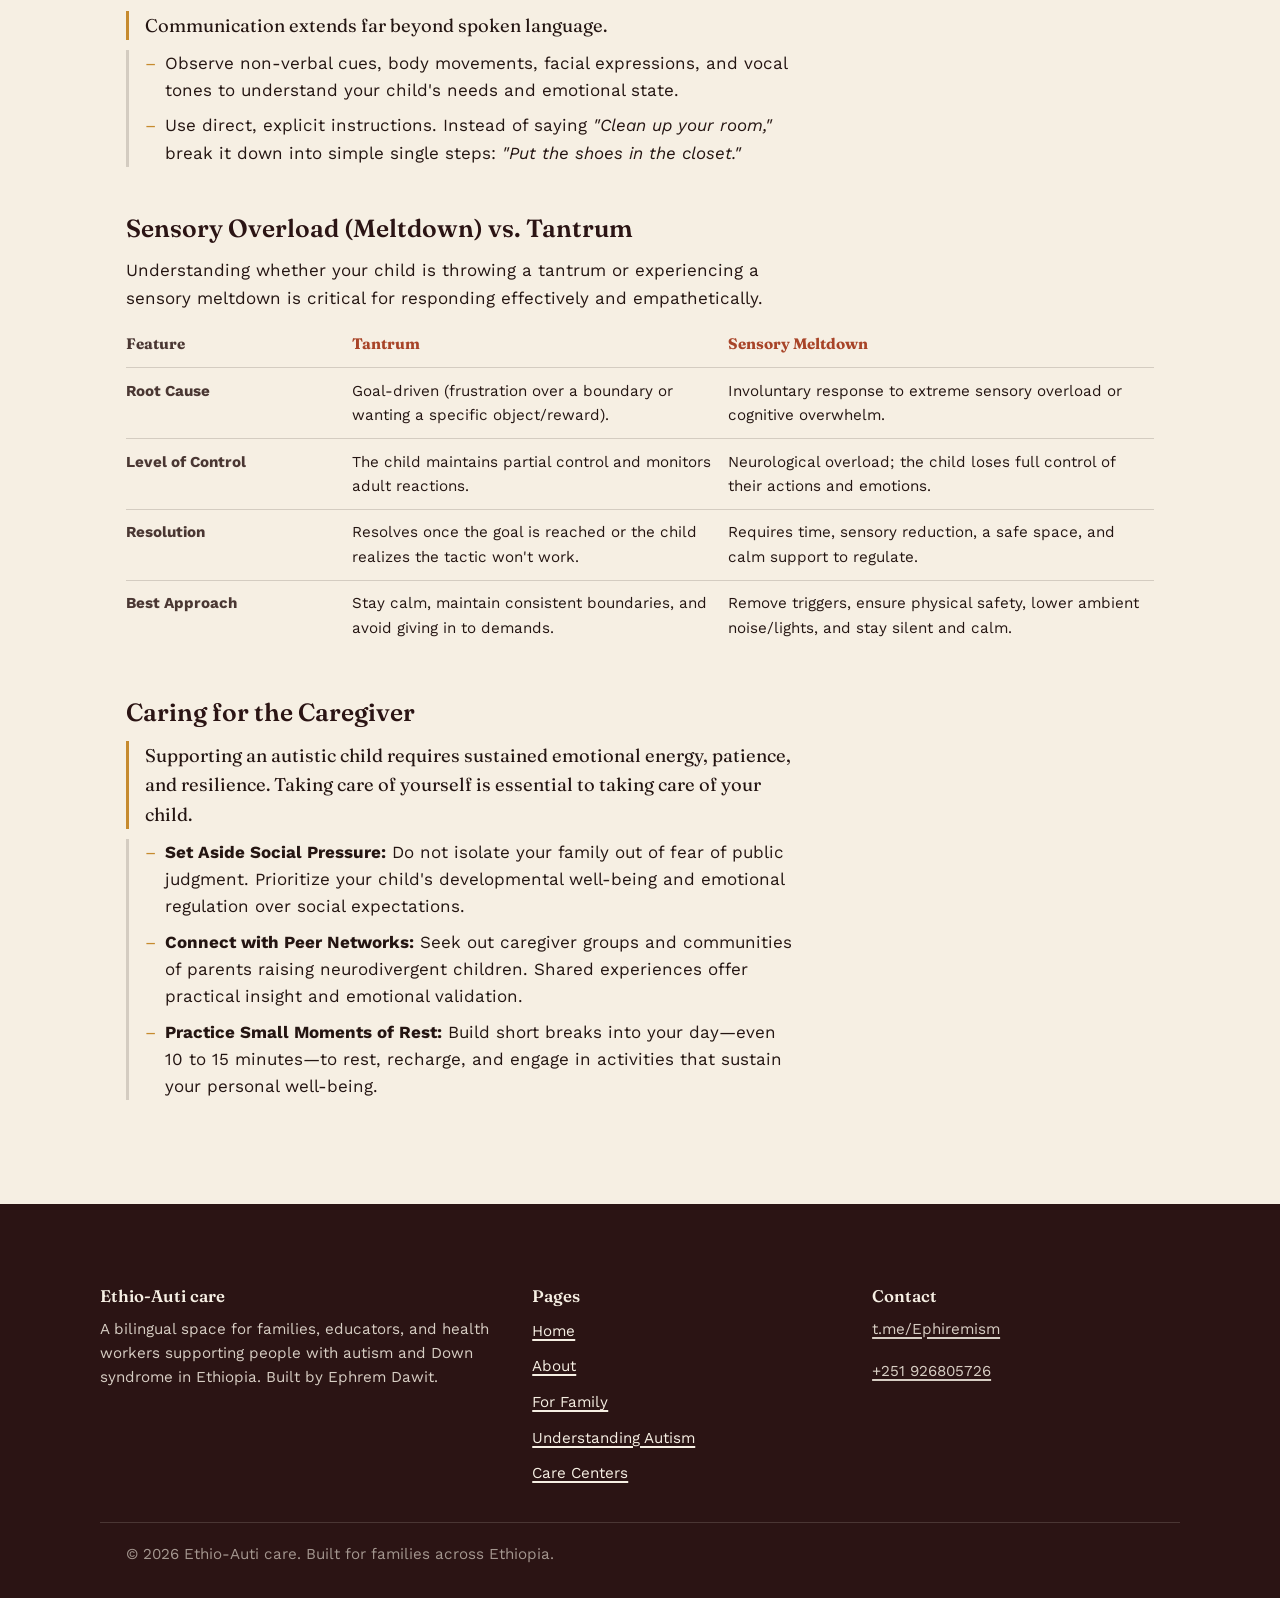
<file: for-family.html>
<!DOCTYPE html>
<html lang="en" dir="ltr">
<head>
<meta charset="UTF-8">
<meta name="viewport" content="width=device-width, initial-scale=1">
<title>For Family — Ethio-Auti care</title>
<meta name="description" content="Practical, day-to-day guidance for parents and caregivers.">
<link rel="preconnect" href="https://fonts.googleapis.com">
<link rel="preconnect" href="https://fonts.gstatic.com" crossorigin>
<link href="https://fonts.googleapis.com/css2?family=Fraunces:ital,wght@0,300;0,600;1,300;1,600&amp;family=Work+Sans:wght@400;500;600&amp;family=Noto+Serif+Ethiopic:wght@400;600&amp;family=Noto+Sans+Ethiopic:wght@400;500;600&amp;display=swap" rel="stylesheet">
<link rel="stylesheet" href="assets/css/style.css">
  <link rel="icon" href="data:image/svg+xml,<svg xmlns=&quot;http://www.w3.org/2000/svg&quot; viewBox=&quot;0 0 100 100&quot;><text y=&quot;50%&quot; x=&quot;50%&quot; dominant-baseline=&quot;central&quot; text-anchor=&quot;middle&quot; font-size=&quot;80&quot;>💙</text></svg>">
  <script src="assets/js/components.js"></script>
</head>
<body>
<a class="skip-link" href="#main">Skip to content</a>
  <site-header></site-header>
<main id="main">
  <section class="page-head">
    <div class="page-head__inner">
      <a class="lang-note" href="am/for-family.html">Read this page in አማርኛ</a>
      <h1>For Family</h1>
      <p class="lede">Practical, day-to-day guidance for parents and caregivers.</p>
    </div>
  </section>
  <article class="article">
<h3>Navigating Autism as a Family: A Guide to Hope, Understanding, and Practical Care</h3>

<p>Receiving an autism diagnosis or noticing developmental differences in your child can bring a flood of emotions—confusion, grief, relief, or uncertainty. It is completely normal to feel overwhelmed, but you are not alone on this journey.</p>

<p>Autism Spectrum Disorder (ASD) is not a disease, a tragedy, or a reflection of your parenting. It is a different way the brain experiences, processes, and interacts with the world. Your child is the same unique, vibrant individual they were before receiving a diagnosis. With understanding, structure, and targeted support, your family can create an environment where your child thrives.</p>

<h3>Practical Strategies for Daily Life</h3>

<h3>1. Establish Predictable Routines</h3>

<p>Autistic children often experience heightened anxiety when facing unpredictable environments. Structure provides safety and clarity.</p>

<ul>
<li><strong>Visual Schedules:</strong> Use pictures, icons, or simple written lists to show the day's timeline (e.g., <em>Wake Up → Brush Teeth → Breakfast → Playtime → Nap</em>).</li>

<li><strong>Prepare for Transitions:</strong> Give clear, gentle time warnings before changing activities (e.g., <em>"In five minutes, we are closing the book and washing hands for dinner"</em>).</li>
</ul>

<h3>2. Understand Sensory Processing</h3>

<p>Many autistic individuals process sensory information differently—either being hyper-sensitive (over-responsive) or hypo-sensitive (under-responsive) to light, noise, textures, or smells.</p>

<ul>
<li><strong>Recognize Sensory Overload:</strong> If your child covers their ears, cries in crowded spaces, or pulls away from bright lights, they are experiencing sensory overwhelm.</li>

<li><strong>Build a Quiet Safe Space:</strong> Designate a quiet corner in your home with soft pillows, dim lighting, or comforting objects where your child can go to decompress when feeling overwhelmed.</li>
</ul>

<h3>3. Communicate Beyond Words</h3>

<p>Communication extends far beyond spoken language.</p>

<ul>
<li>Observe non-verbal cues, body movements, facial expressions, and vocal tones to understand your child's needs and emotional state.</li>

<li>Use direct, explicit instructions. Instead of saying <em>"Clean up your room,"</em> break it down into simple single steps: <em>"Put the shoes in the closet."</em></li>
</ul>

<h3>Sensory Overload (Meltdown) vs. Tantrum</h3>

<p>Understanding whether your child is throwing a tantrum or experiencing a sensory meltdown is critical for responding effectively and empathetically.</p>

<table><thead><tr><td><strong>Feature</strong></td><td><strong>Tantrum</strong></td><td><strong>Sensory Meltdown</strong></td></tr></thead><tbody><tr><td><strong>Root Cause</strong></td><td>Goal-driven (frustration over a boundary or wanting a specific object/reward).</td><td>Involuntary response to extreme sensory overload or cognitive overwhelm.</td></tr><tr><td><strong>Level of Control</strong></td><td>The child maintains partial control and monitors adult reactions.</td><td>Neurological overload; the child loses full control of their actions and emotions.</td></tr><tr><td><strong>Resolution</strong></td><td>Resolves once the goal is reached or the child realizes the tactic won't work.</td><td>Requires time, sensory reduction, a safe space, and calm support to regulate.</td></tr><tr><td><strong>Best Approach</strong></td><td>Stay calm, maintain consistent boundaries, and avoid giving in to demands.</td><td>Remove triggers, ensure physical safety, lower ambient noise/lights, and stay silent and calm.</td></tr></tbody></table>

<h3>Caring for the Caregiver</h3>

<p>Supporting an autistic child requires sustained emotional energy, patience, and resilience. Taking care of yourself is essential to taking care of your child.</p>

<ul>
<li><strong>Set Aside Social Pressure:</strong> Do not isolate your family out of fear of public judgment. Prioritize your child's developmental well-being and emotional regulation over social expectations.</li>

<li><strong>Connect with Peer Networks:</strong> Seek out caregiver groups and communities of parents raising neurodivergent children. Shared experiences offer practical insight and emotional validation.</li>

<li><strong>Practice Small Moments of Rest:</strong> Build short breaks into your day—even 10 to 15 minutes—to rest, recharge, and engage in activities that sustain your personal well-being.</li>
</ul>

<p></p>
  </article>
</main>
  <site-footer></site-footer>
<script src="assets/js/main.js"></script>
</body>
</html>
</file>
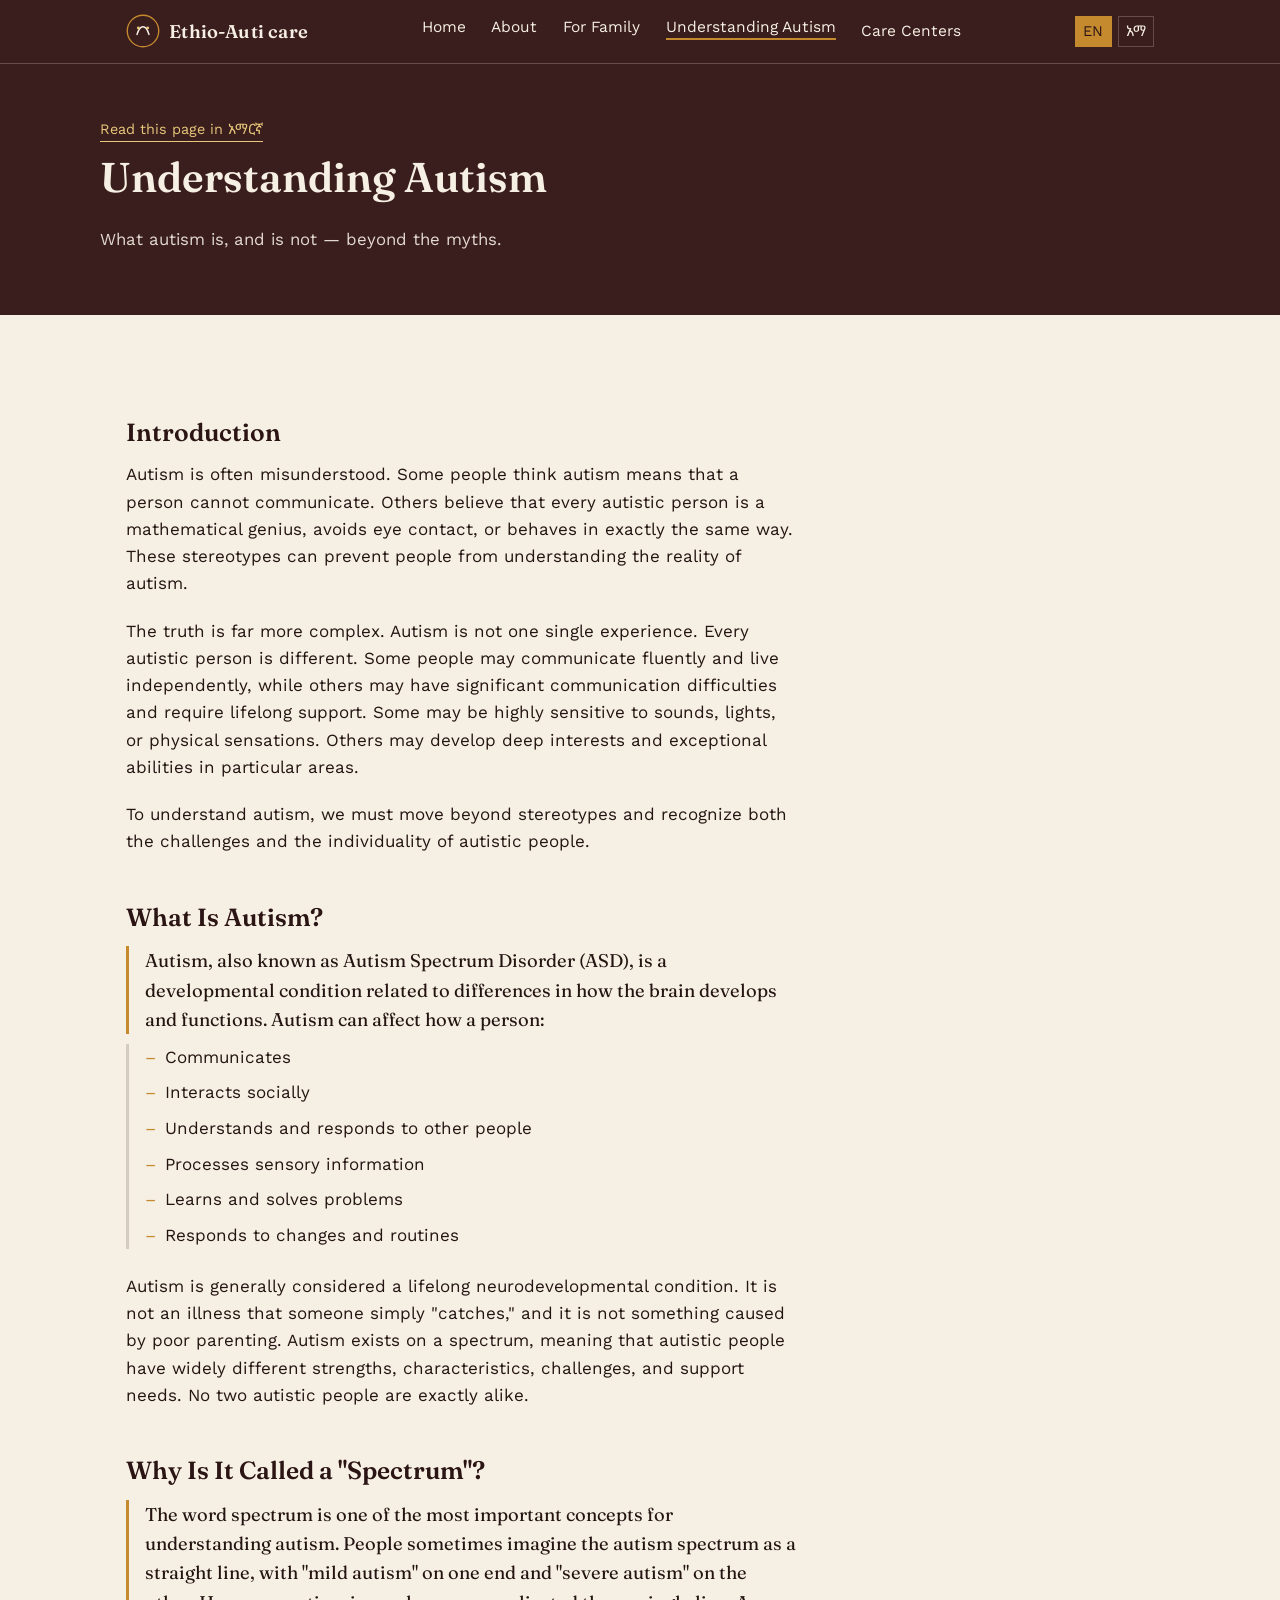
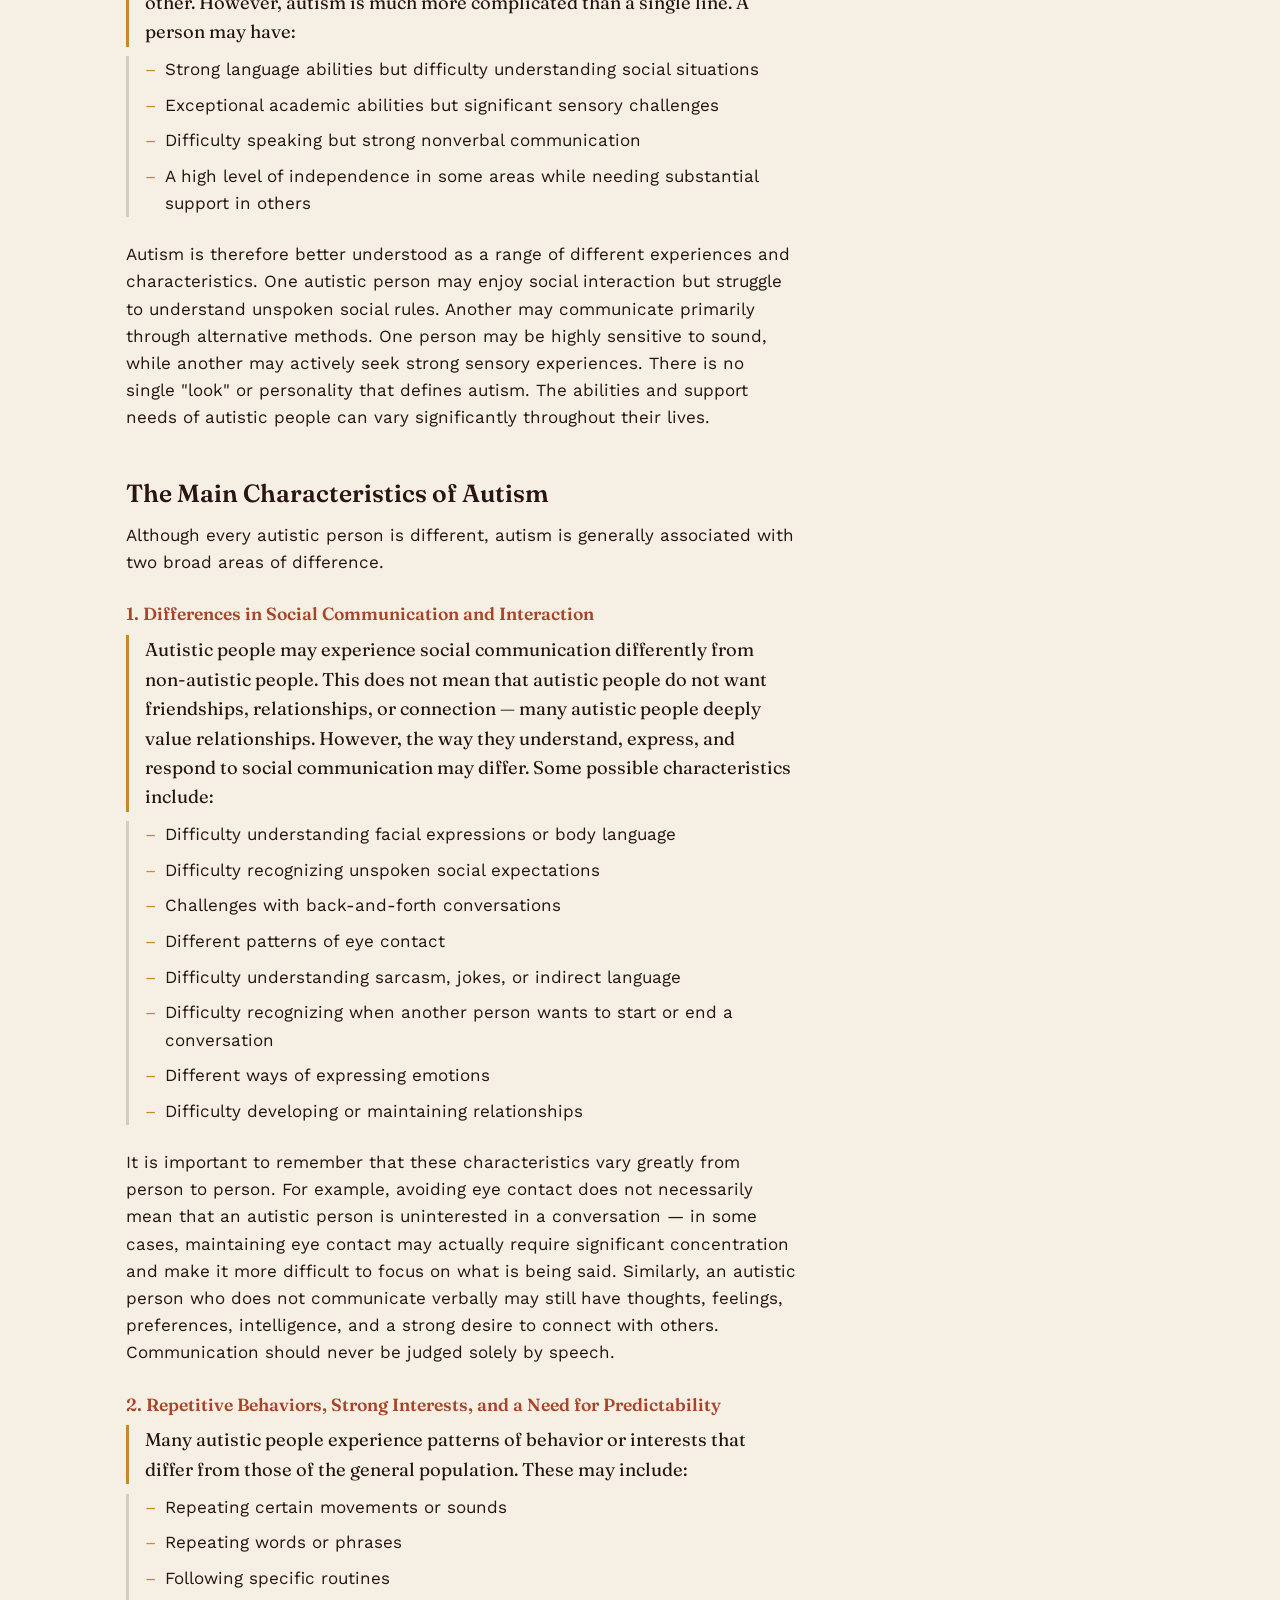
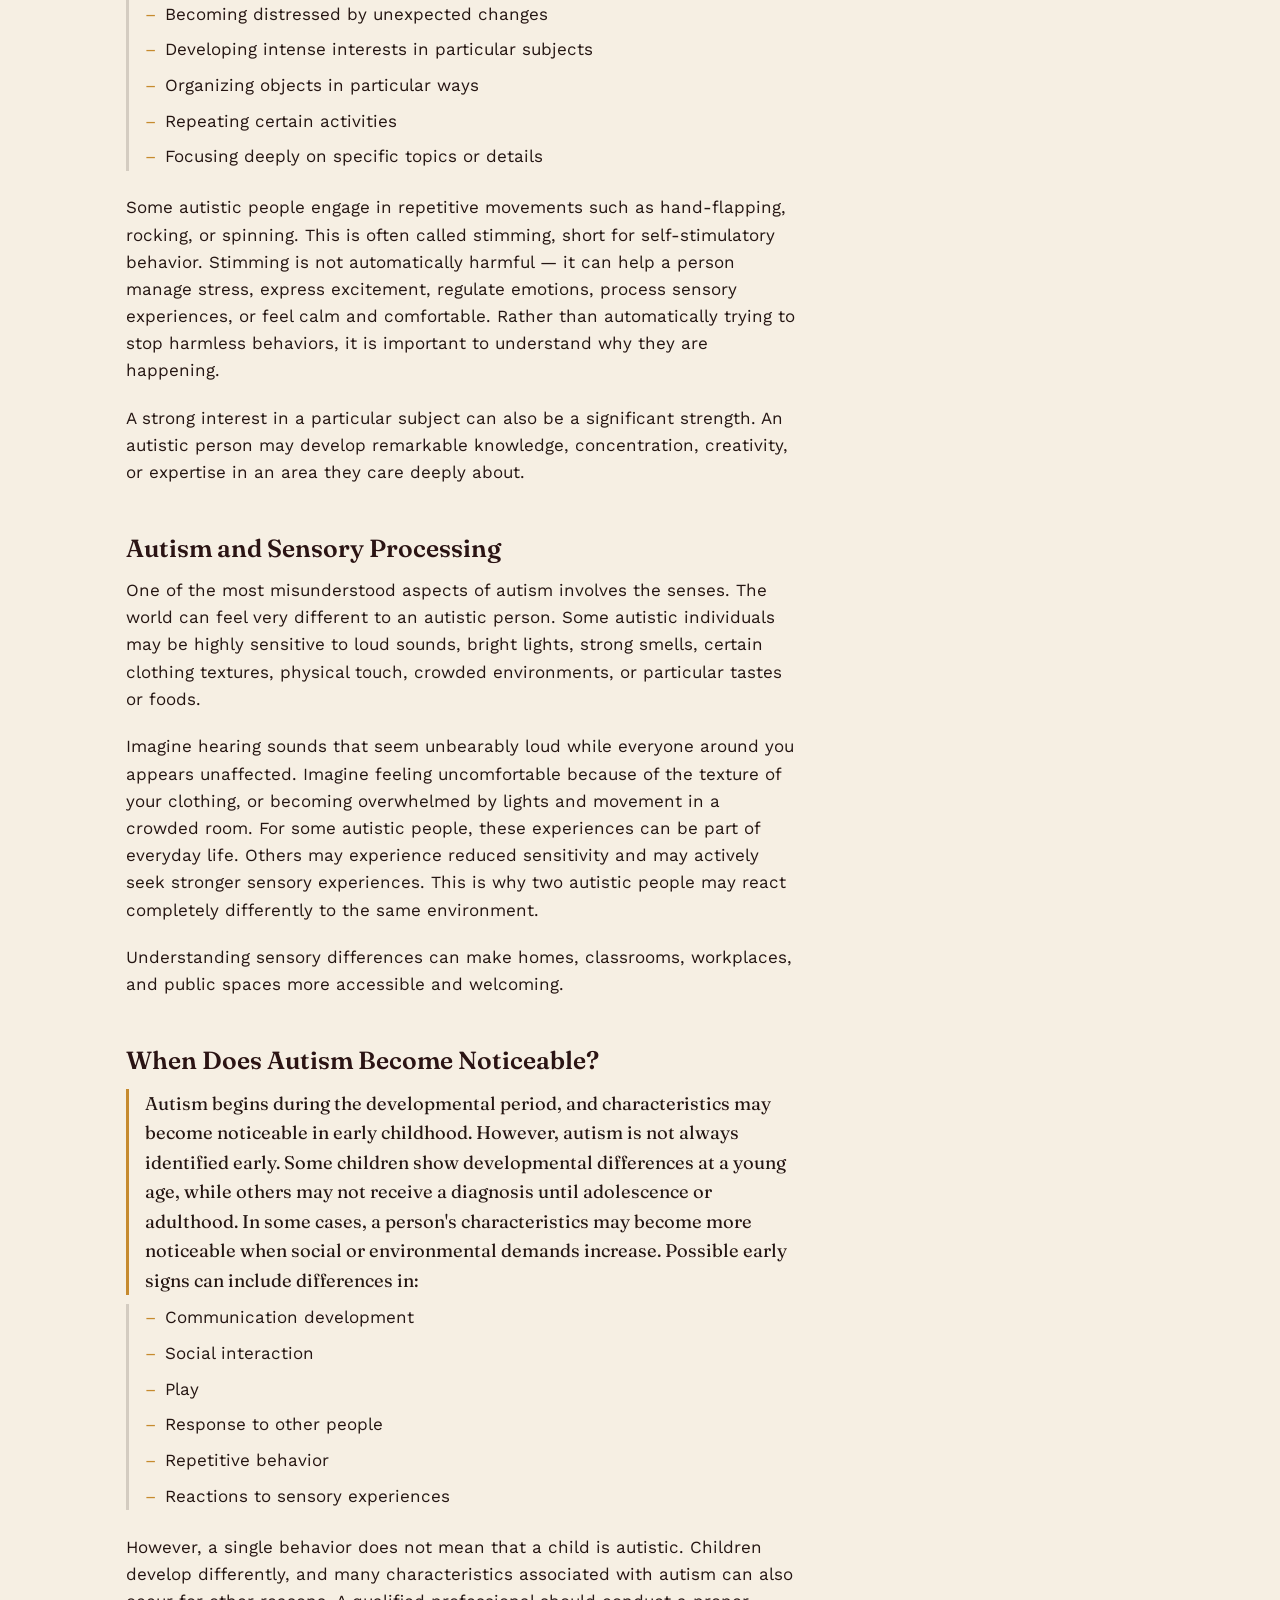
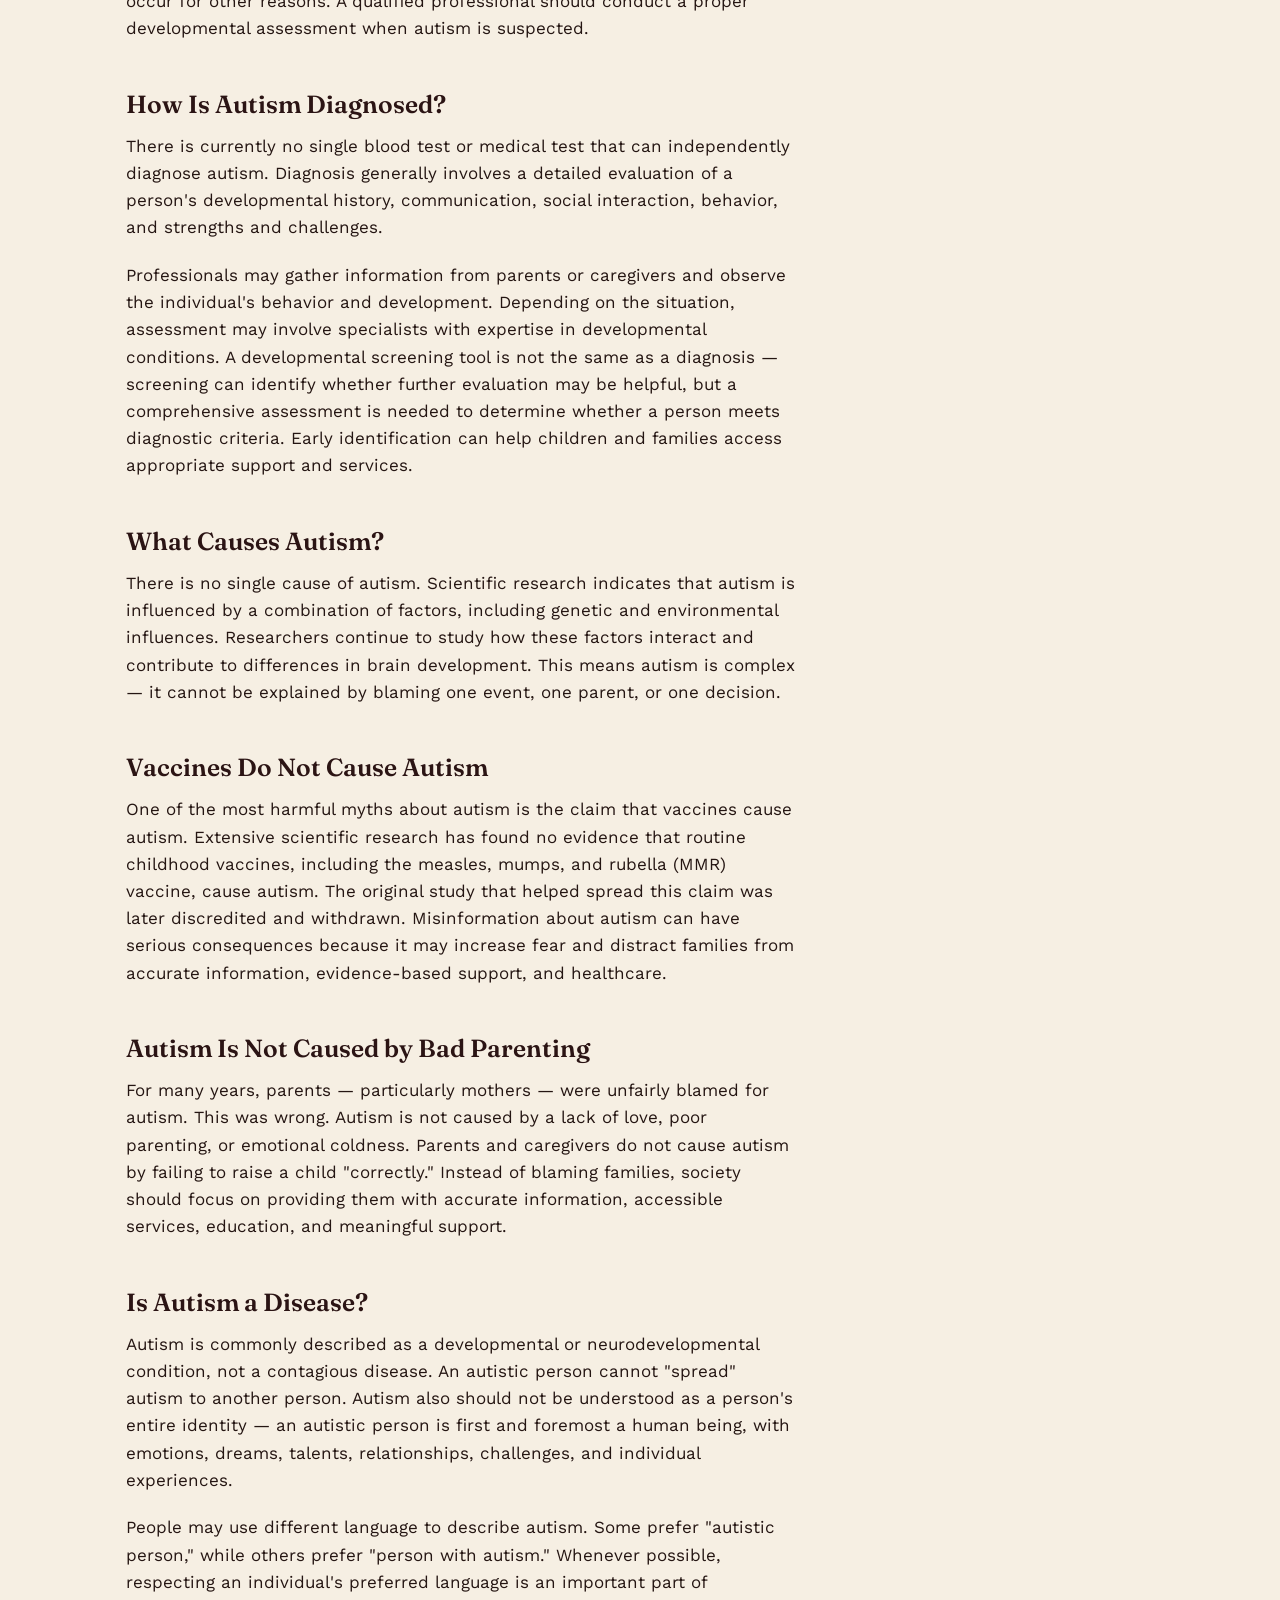
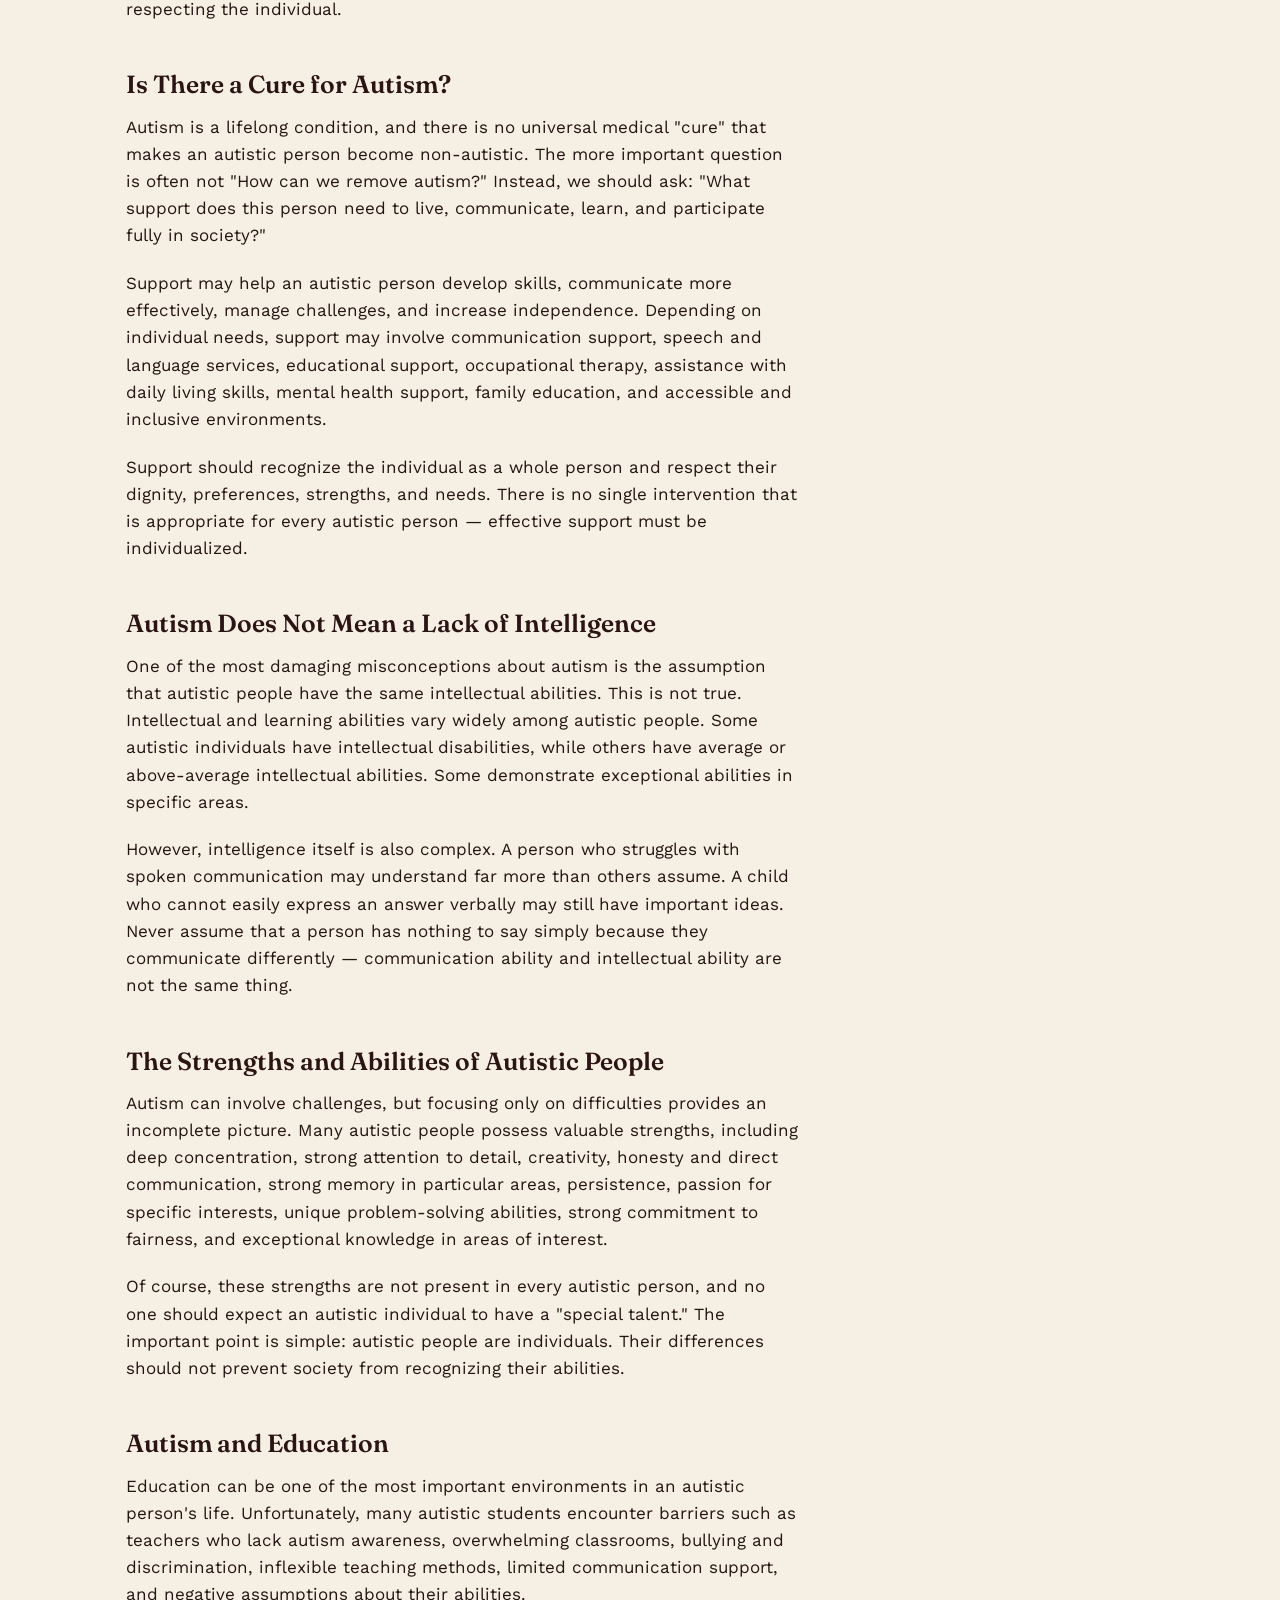
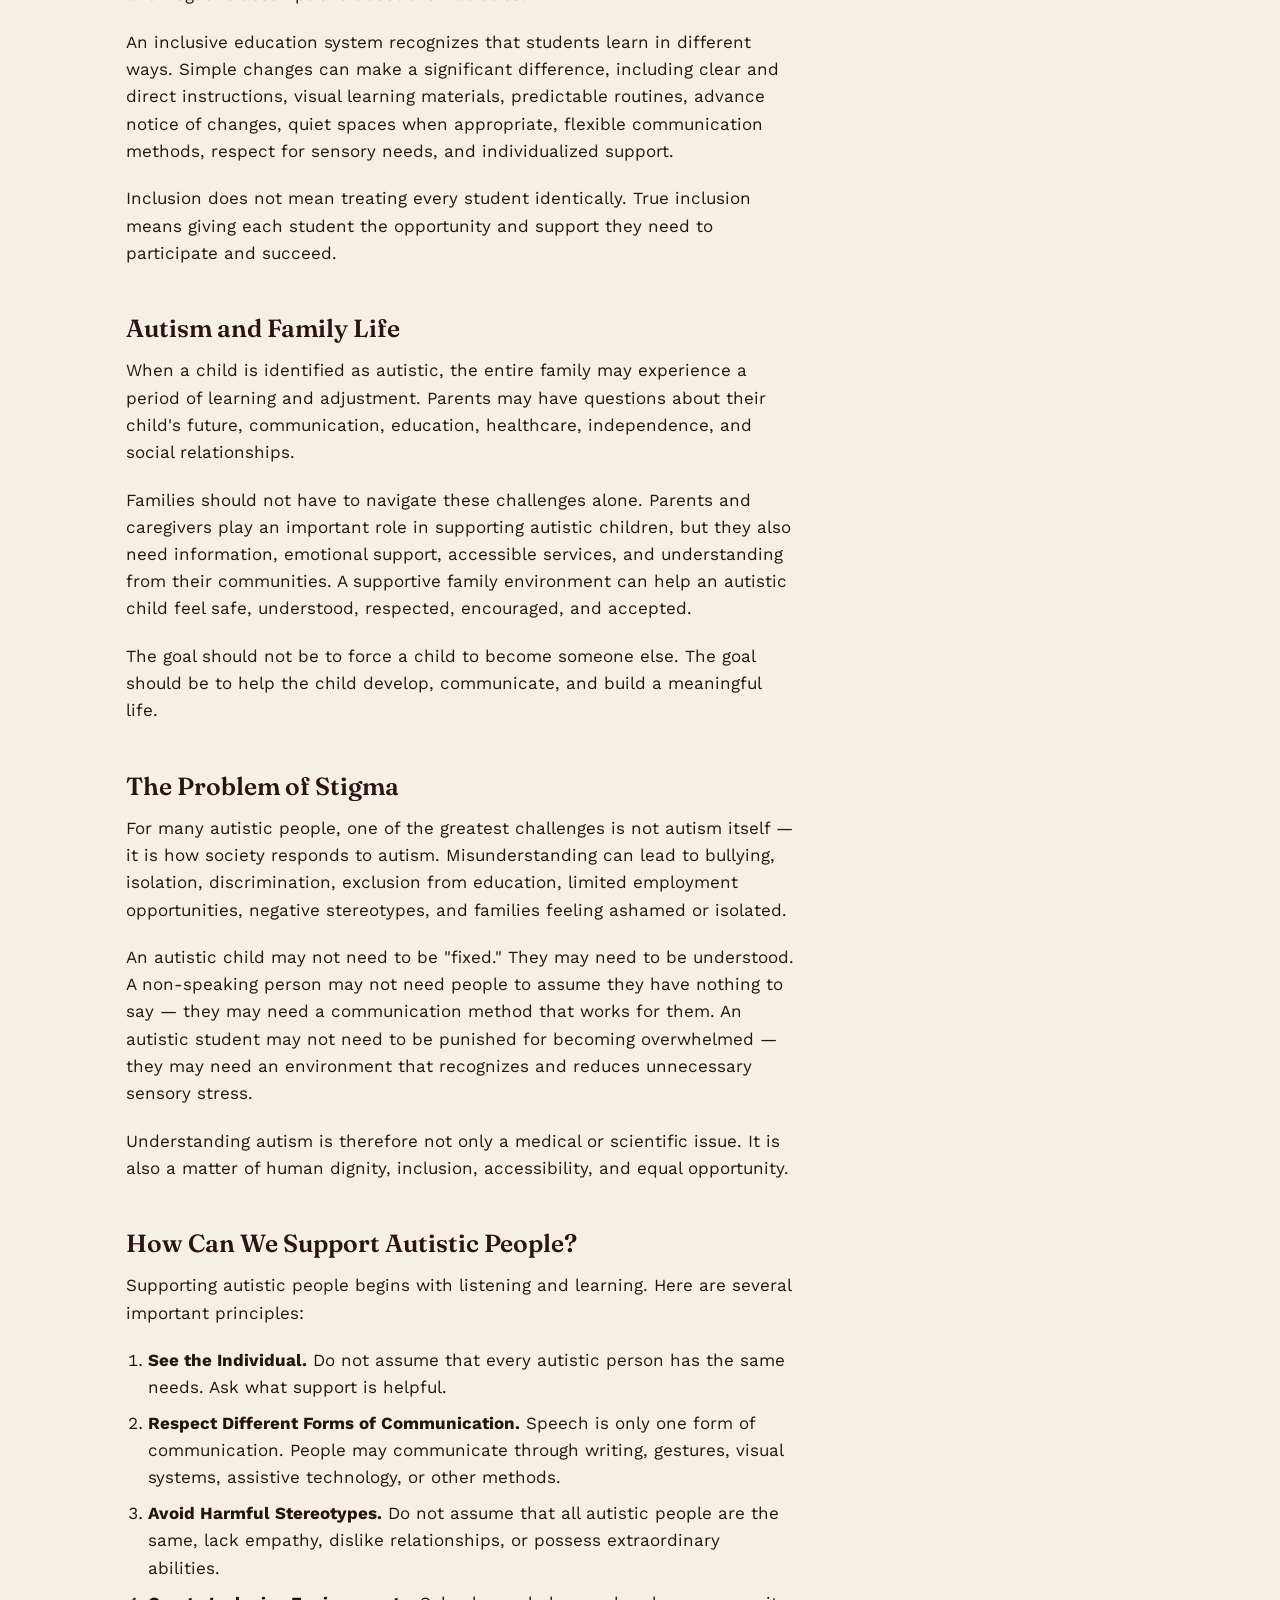
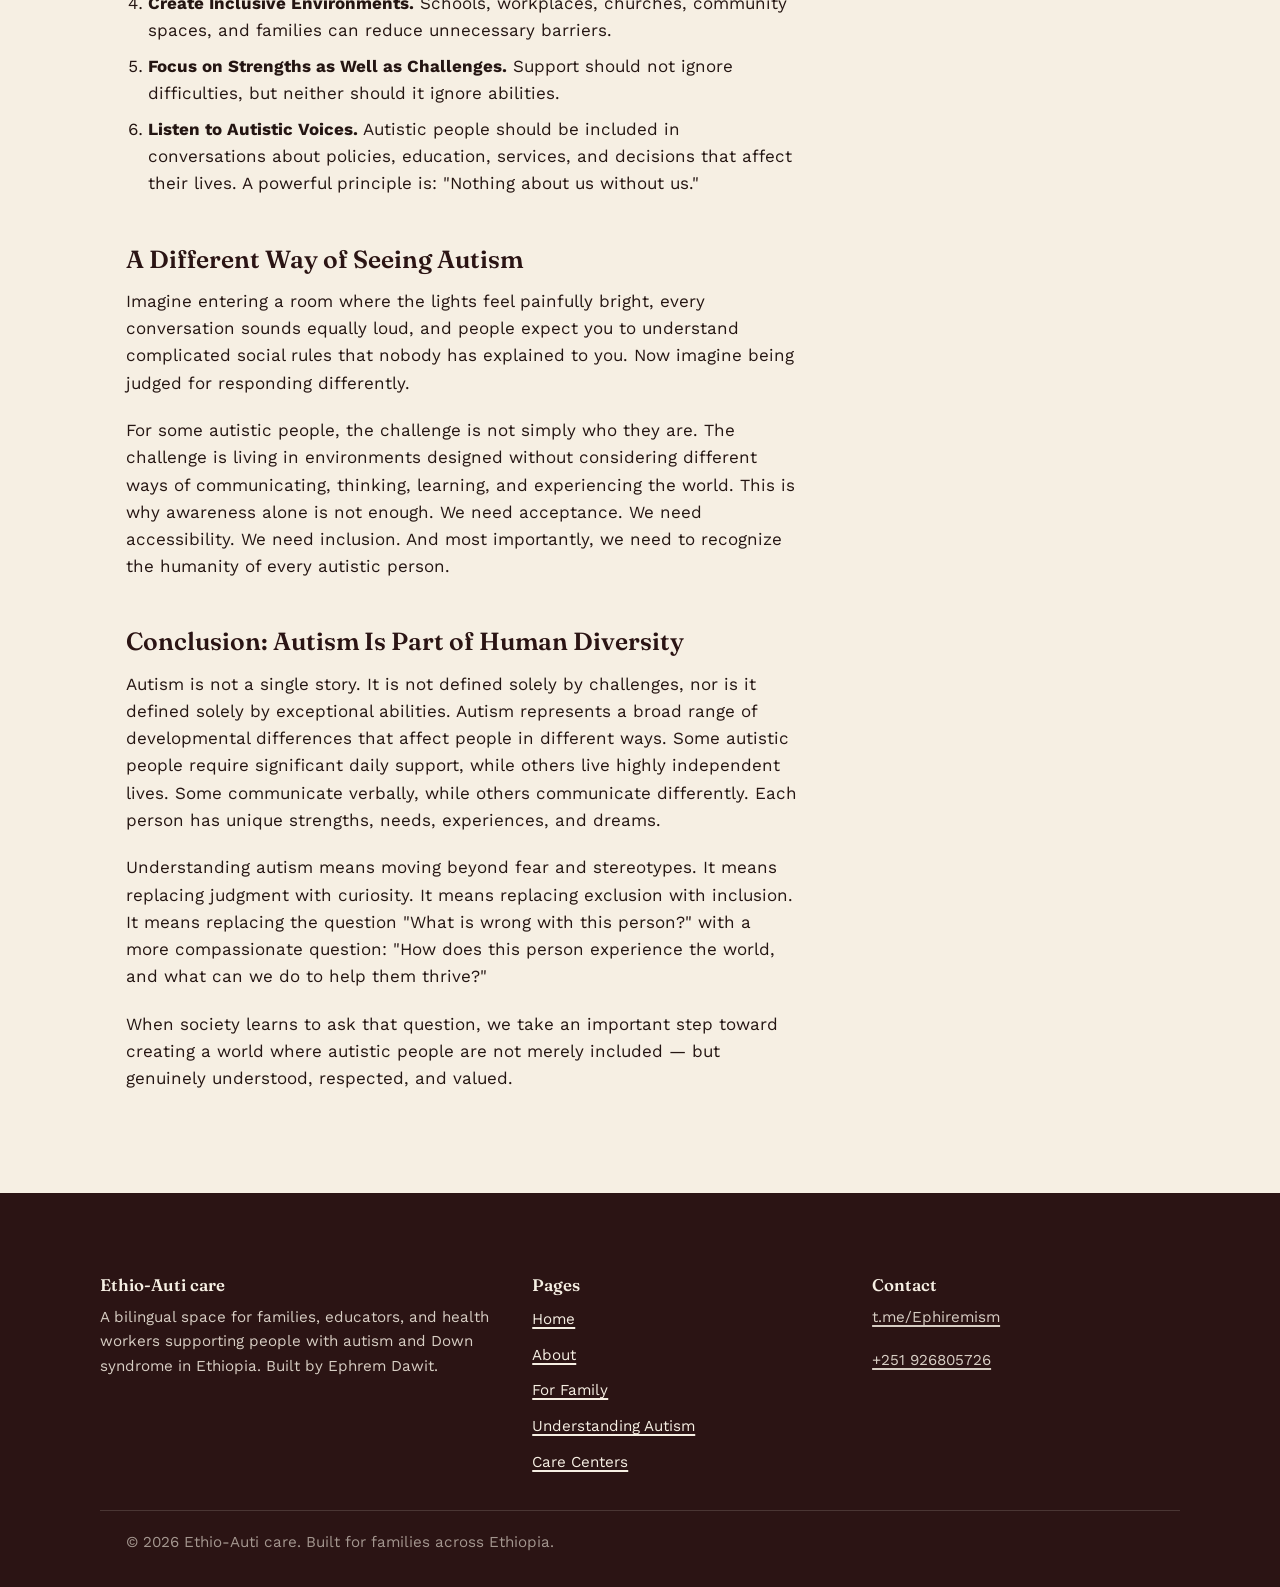
<file: understanding-autism.html>
<!DOCTYPE html>
<html lang="en" dir="ltr">
<head>
<meta charset="UTF-8">
<meta name="viewport" content="width=device-width, initial-scale=1">
<title>Understanding Autism — Ethio-Auti care</title>
<meta name="description" content="What autism is, and is not — beyond the myths.">
<link rel="preconnect" href="https://fonts.googleapis.com">
<link rel="preconnect" href="https://fonts.gstatic.com" crossorigin>
<link href="https://fonts.googleapis.com/css2?family=Fraunces:ital,wght@0,300;0,600;1,300;1,600&amp;family=Work+Sans:wght@400;500;600&amp;family=Noto+Serif+Ethiopic:wght@400;600&amp;family=Noto+Sans+Ethiopic:wght@400;500;600&amp;display=swap" rel="stylesheet">
<link rel="stylesheet" href="assets/css/style.css">
  <link rel="icon" href="data:image/svg+xml,<svg xmlns=&quot;http://www.w3.org/2000/svg&quot; viewBox=&quot;0 0 100 100&quot;><text y=&quot;50%&quot; x=&quot;50%&quot; dominant-baseline=&quot;central&quot; text-anchor=&quot;middle&quot; font-size=&quot;80&quot;>💙</text></svg>">
  <script src="assets/js/components.js"></script>
</head>
<body>
<a class="skip-link" href="#main">Skip to content</a>
  <site-header></site-header>
<main id="main">
  <section class="page-head">
    <div class="page-head__inner">
      <a class="lang-note" href="am/understanding-autism.html">Read this page in አማርኛ</a>
      <h1>Understanding Autism</h1>
      <p class="lede">What autism is, and is not — beyond the myths.</p>
    </div>
  </section>
  <article class="article">
<h3>Introduction</h3>

<p>Autism is often misunderstood. Some people think autism means that a person cannot communicate. Others believe that every autistic person is a mathematical genius, avoids eye contact, or behaves in exactly the same way. These stereotypes can prevent people from understanding the reality of autism.</p>

<p>The truth is far more complex. Autism is not one single experience. Every autistic person is different. Some people may communicate fluently and live independently, while others may have significant communication difficulties and require lifelong support. Some may be highly sensitive to sounds, lights, or physical sensations. Others may develop deep interests and exceptional abilities in particular areas.</p>

<p>To understand autism, we must move beyond stereotypes and recognize both the challenges and the individuality of autistic people.</p>

<h3>What Is Autism?</h3>

<p>Autism, also known as Autism Spectrum Disorder (ASD), is a developmental condition related to differences in how the brain develops and functions. Autism can affect how a person:</p>

<ul>
<li>Communicates</li>
<li>Interacts socially</li>
<li>Understands and responds to other people</li>
<li>Processes sensory information</li>
<li>Learns and solves problems</li>
<li>Responds to changes and routines</li>
</ul>

<p>Autism is generally considered a lifelong neurodevelopmental condition. It is not an illness that someone simply "catches," and it is not something caused by poor parenting. Autism exists on a spectrum, meaning that autistic people have widely different strengths, characteristics, challenges, and support needs. No two autistic people are exactly alike.</p>

<h3>Why Is It Called a "Spectrum"?</h3>

<p>The word spectrum is one of the most important concepts for understanding autism. People sometimes imagine the autism spectrum as a straight line, with "mild autism" on one end and "severe autism" on the other. However, autism is much more complicated than a single line. A person may have:</p>

<ul>
<li>Strong language abilities but difficulty understanding social situations</li>
<li>Exceptional academic abilities but significant sensory challenges</li>
<li>Difficulty speaking but strong nonverbal communication</li>
<li>A high level of independence in some areas while needing substantial support in others</li>
</ul>

<p>Autism is therefore better understood as a range of different experiences and characteristics. One autistic person may enjoy social interaction but struggle to understand unspoken social rules. Another may communicate primarily through alternative methods. One person may be highly sensitive to sound, while another may actively seek strong sensory experiences. There is no single "look" or personality that defines autism. The abilities and support needs of autistic people can vary significantly throughout their lives.</p>

<h3>The Main Characteristics of Autism</h3>

<p>Although every autistic person is different, autism is generally associated with two broad areas of difference.</p>

<h4>1. Differences in Social Communication and Interaction</h4>

<p>Autistic people may experience social communication differently from non-autistic people. This does not mean that autistic people do not want friendships, relationships, or connection — many autistic people deeply value relationships. However, the way they understand, express, and respond to social communication may differ. Some possible characteristics include:</p>

<ul>
<li>Difficulty understanding facial expressions or body language</li>
<li>Difficulty recognizing unspoken social expectations</li>
<li>Challenges with back-and-forth conversations</li>
<li>Different patterns of eye contact</li>
<li>Difficulty understanding sarcasm, jokes, or indirect language</li>
<li>Difficulty recognizing when another person wants to start or end a conversation</li>
<li>Different ways of expressing emotions</li>
<li>Difficulty developing or maintaining relationships</li>
</ul>

<p>It is important to remember that these characteristics vary greatly from person to person. For example, avoiding eye contact does not necessarily mean that an autistic person is uninterested in a conversation — in some cases, maintaining eye contact may actually require significant concentration and make it more difficult to focus on what is being said. Similarly, an autistic person who does not communicate verbally may still have thoughts, feelings, preferences, intelligence, and a strong desire to connect with others. Communication should never be judged solely by speech.</p>

<h4>2. Repetitive Behaviors, Strong Interests, and a Need for Predictability</h4>

<p>Many autistic people experience patterns of behavior or interests that differ from those of the general population. These may include:</p>

<ul>
<li>Repeating certain movements or sounds</li>
<li>Repeating words or phrases</li>
<li>Following specific routines</li>
<li>Becoming distressed by unexpected changes</li>
<li>Developing intense interests in particular subjects</li>
<li>Organizing objects in particular ways</li>
<li>Repeating certain activities</li>
<li>Focusing deeply on specific topics or details</li>
</ul>

<p>Some autistic people engage in repetitive movements such as hand-flapping, rocking, or spinning. This is often called stimming, short for self-stimulatory behavior. Stimming is not automatically harmful — it can help a person manage stress, express excitement, regulate emotions, process sensory experiences, or feel calm and comfortable. Rather than automatically trying to stop harmless behaviors, it is important to understand why they are happening.</p>

<p>A strong interest in a particular subject can also be a significant strength. An autistic person may develop remarkable knowledge, concentration, creativity, or expertise in an area they care deeply about.</p>

<h3>Autism and Sensory Processing</h3>

<p>One of the most misunderstood aspects of autism involves the senses. The world can feel very different to an autistic person. Some autistic individuals may be highly sensitive to loud sounds, bright lights, strong smells, certain clothing textures, physical touch, crowded environments, or particular tastes or foods.</p>

<p>Imagine hearing sounds that seem unbearably loud while everyone around you appears unaffected. Imagine feeling uncomfortable because of the texture of your clothing, or becoming overwhelmed by lights and movement in a crowded room. For some autistic people, these experiences can be part of everyday life. Others may experience reduced sensitivity and may actively seek stronger sensory experiences. This is why two autistic people may react completely differently to the same environment.</p>

<p>Understanding sensory differences can make homes, classrooms, workplaces, and public spaces more accessible and welcoming.</p>

<h3>When Does Autism Become Noticeable?</h3>

<p>Autism begins during the developmental period, and characteristics may become noticeable in early childhood. However, autism is not always identified early. Some children show developmental differences at a young age, while others may not receive a diagnosis until adolescence or adulthood. In some cases, a person's characteristics may become more noticeable when social or environmental demands increase. Possible early signs can include differences in:</p>

<ul>
<li>Communication development</li>
<li>Social interaction</li>
<li>Play</li>
<li>Response to other people</li>
<li>Repetitive behavior</li>
<li>Reactions to sensory experiences</li>
</ul>

<p>However, a single behavior does not mean that a child is autistic. Children develop differently, and many characteristics associated with autism can also occur for other reasons. A qualified professional should conduct a proper developmental assessment when autism is suspected.</p>

<h3>How Is Autism Diagnosed?</h3>

<p>There is currently no single blood test or medical test that can independently diagnose autism. Diagnosis generally involves a detailed evaluation of a person's developmental history, communication, social interaction, behavior, and strengths and challenges.</p>

<p>Professionals may gather information from parents or caregivers and observe the individual's behavior and development. Depending on the situation, assessment may involve specialists with expertise in developmental conditions. A developmental screening tool is not the same as a diagnosis — screening can identify whether further evaluation may be helpful, but a comprehensive assessment is needed to determine whether a person meets diagnostic criteria. Early identification can help children and families access appropriate support and services.</p>

<h3>What Causes Autism?</h3>

<p>There is no single cause of autism. Scientific research indicates that autism is influenced by a combination of factors, including genetic and environmental influences. Researchers continue to study how these factors interact and contribute to differences in brain development. This means autism is complex — it cannot be explained by blaming one event, one parent, or one decision.</p>

<h3>Vaccines Do Not Cause Autism</h3>

<p>One of the most harmful myths about autism is the claim that vaccines cause autism. Extensive scientific research has found no evidence that routine childhood vaccines, including the measles, mumps, and rubella (MMR) vaccine, cause autism. The original study that helped spread this claim was later discredited and withdrawn. Misinformation about autism can have serious consequences because it may increase fear and distract families from accurate information, evidence-based support, and healthcare.</p>

<h3>Autism Is Not Caused by Bad Parenting</h3>

<p>For many years, parents — particularly mothers — were unfairly blamed for autism. This was wrong. Autism is not caused by a lack of love, poor parenting, or emotional coldness. Parents and caregivers do not cause autism by failing to raise a child "correctly." Instead of blaming families, society should focus on providing them with accurate information, accessible services, education, and meaningful support.</p>

<h3>Is Autism a Disease?</h3>

<p>Autism is commonly described as a developmental or neurodevelopmental condition, not a contagious disease. An autistic person cannot "spread" autism to another person. Autism also should not be understood as a person's entire identity — an autistic person is first and foremost a human being, with emotions, dreams, talents, relationships, challenges, and individual experiences.</p>

<p>People may use different language to describe autism. Some prefer "autistic person," while others prefer "person with autism." Whenever possible, respecting an individual's preferred language is an important part of respecting the individual.</p>

<h3>Is There a Cure for Autism?</h3>

<p>Autism is a lifelong condition, and there is no universal medical "cure" that makes an autistic person become non-autistic. The more important question is often not "How can we remove autism?" Instead, we should ask: "What support does this person need to live, communicate, learn, and participate fully in society?"</p>

<p>Support may help an autistic person develop skills, communicate more effectively, manage challenges, and increase independence. Depending on individual needs, support may involve communication support, speech and language services, educational support, occupational therapy, assistance with daily living skills, mental health support, family education, and accessible and inclusive environments.</p>

<p>Support should recognize the individual as a whole person and respect their dignity, preferences, strengths, and needs. There is no single intervention that is appropriate for every autistic person — effective support must be individualized.</p>

<h3>Autism Does Not Mean a Lack of Intelligence</h3>

<p>One of the most damaging misconceptions about autism is the assumption that autistic people have the same intellectual abilities. This is not true. Intellectual and learning abilities vary widely among autistic people. Some autistic individuals have intellectual disabilities, while others have average or above-average intellectual abilities. Some demonstrate exceptional abilities in specific areas.</p>

<p>However, intelligence itself is also complex. A person who struggles with spoken communication may understand far more than others assume. A child who cannot easily express an answer verbally may still have important ideas. Never assume that a person has nothing to say simply because they communicate differently — communication ability and intellectual ability are not the same thing.</p>

<h3>The Strengths and Abilities of Autistic People</h3>

<p>Autism can involve challenges, but focusing only on difficulties provides an incomplete picture. Many autistic people possess valuable strengths, including deep concentration, strong attention to detail, creativity, honesty and direct communication, strong memory in particular areas, persistence, passion for specific interests, unique problem-solving abilities, strong commitment to fairness, and exceptional knowledge in areas of interest.</p>

<p>Of course, these strengths are not present in every autistic person, and no one should expect an autistic individual to have a "special talent." The important point is simple: autistic people are individuals. Their differences should not prevent society from recognizing their abilities.</p>

<h3>Autism and Education</h3>

<p>Education can be one of the most important environments in an autistic person's life. Unfortunately, many autistic students encounter barriers such as teachers who lack autism awareness, overwhelming classrooms, bullying and discrimination, inflexible teaching methods, limited communication support, and negative assumptions about their abilities.</p>

<p>An inclusive education system recognizes that students learn in different ways. Simple changes can make a significant difference, including clear and direct instructions, visual learning materials, predictable routines, advance notice of changes, quiet spaces when appropriate, flexible communication methods, respect for sensory needs, and individualized support.</p>

<p>Inclusion does not mean treating every student identically. True inclusion means giving each student the opportunity and support they need to participate and succeed.</p>

<h3>Autism and Family Life</h3>

<p>When a child is identified as autistic, the entire family may experience a period of learning and adjustment. Parents may have questions about their child's future, communication, education, healthcare, independence, and social relationships.</p>

<p>Families should not have to navigate these challenges alone. Parents and caregivers play an important role in supporting autistic children, but they also need information, emotional support, accessible services, and understanding from their communities. A supportive family environment can help an autistic child feel safe, understood, respected, encouraged, and accepted.</p>

<p>The goal should not be to force a child to become someone else. The goal should be to help the child develop, communicate, and build a meaningful life.</p>

<h3>The Problem of Stigma</h3>

<p>For many autistic people, one of the greatest challenges is not autism itself — it is how society responds to autism. Misunderstanding can lead to bullying, isolation, discrimination, exclusion from education, limited employment opportunities, negative stereotypes, and families feeling ashamed or isolated.</p>

<p>An autistic child may not need to be "fixed." They may need to be understood. A non-speaking person may not need people to assume they have nothing to say — they may need a communication method that works for them. An autistic student may not need to be punished for becoming overwhelmed — they may need an environment that recognizes and reduces unnecessary sensory stress.</p>

<p>Understanding autism is therefore not only a medical or scientific issue. It is also a matter of human dignity, inclusion, accessibility, and equal opportunity.</p>

<h3>How Can We Support Autistic People?</h3>

<p>Supporting autistic people begins with listening and learning. Here are several important principles:</p>

<ol>
<li><strong>See the Individual.</strong> Do not assume that every autistic person has the same needs. Ask what support is helpful.</li>
<li><strong>Respect Different Forms of Communication.</strong> Speech is only one form of communication. People may communicate through writing, gestures, visual systems, assistive technology, or other methods.</li>
<li><strong>Avoid Harmful Stereotypes.</strong> Do not assume that all autistic people are the same, lack empathy, dislike relationships, or possess extraordinary abilities.</li>
<li><strong>Create Inclusive Environments.</strong> Schools, workplaces, churches, community spaces, and families can reduce unnecessary barriers.</li>
<li><strong>Focus on Strengths as Well as Challenges.</strong> Support should not ignore difficulties, but neither should it ignore abilities.</li>
<li><strong>Listen to Autistic Voices.</strong> Autistic people should be included in conversations about policies, education, services, and decisions that affect their lives. A powerful principle is: "Nothing about us without us."</li>
</ol>

<h3>A Different Way of Seeing Autism</h3>

<p>Imagine entering a room where the lights feel painfully bright, every conversation sounds equally loud, and people expect you to understand complicated social rules that nobody has explained to you. Now imagine being judged for responding differently.</p>

<p>For some autistic people, the challenge is not simply who they are. The challenge is living in environments designed without considering different ways of communicating, thinking, learning, and experiencing the world. This is why awareness alone is not enough. We need acceptance. We need accessibility. We need inclusion. And most importantly, we need to recognize the humanity of every autistic person.</p>

<h3>Conclusion: Autism Is Part of Human Diversity</h3>

<p>Autism is not a single story. It is not defined solely by challenges, nor is it defined solely by exceptional abilities. Autism represents a broad range of developmental differences that affect people in different ways. Some autistic people require significant daily support, while others live highly independent lives. Some communicate verbally, while others communicate differently. Each person has unique strengths, needs, experiences, and dreams.</p>

<p>Understanding autism means moving beyond fear and stereotypes. It means replacing judgment with curiosity. It means replacing exclusion with inclusion. It means replacing the question "What is wrong with this person?" with a more compassionate question: "How does this person experience the world, and what can we do to help them thrive?"</p>

<p>When society learns to ask that question, we take an important step toward creating a world where autistic people are not merely included — but genuinely understood, respected, and valued.</p>

  </article>
</main>
  <site-footer></site-footer>
<script src="assets/js/main.js"></script>
</body>
</html>
</file>
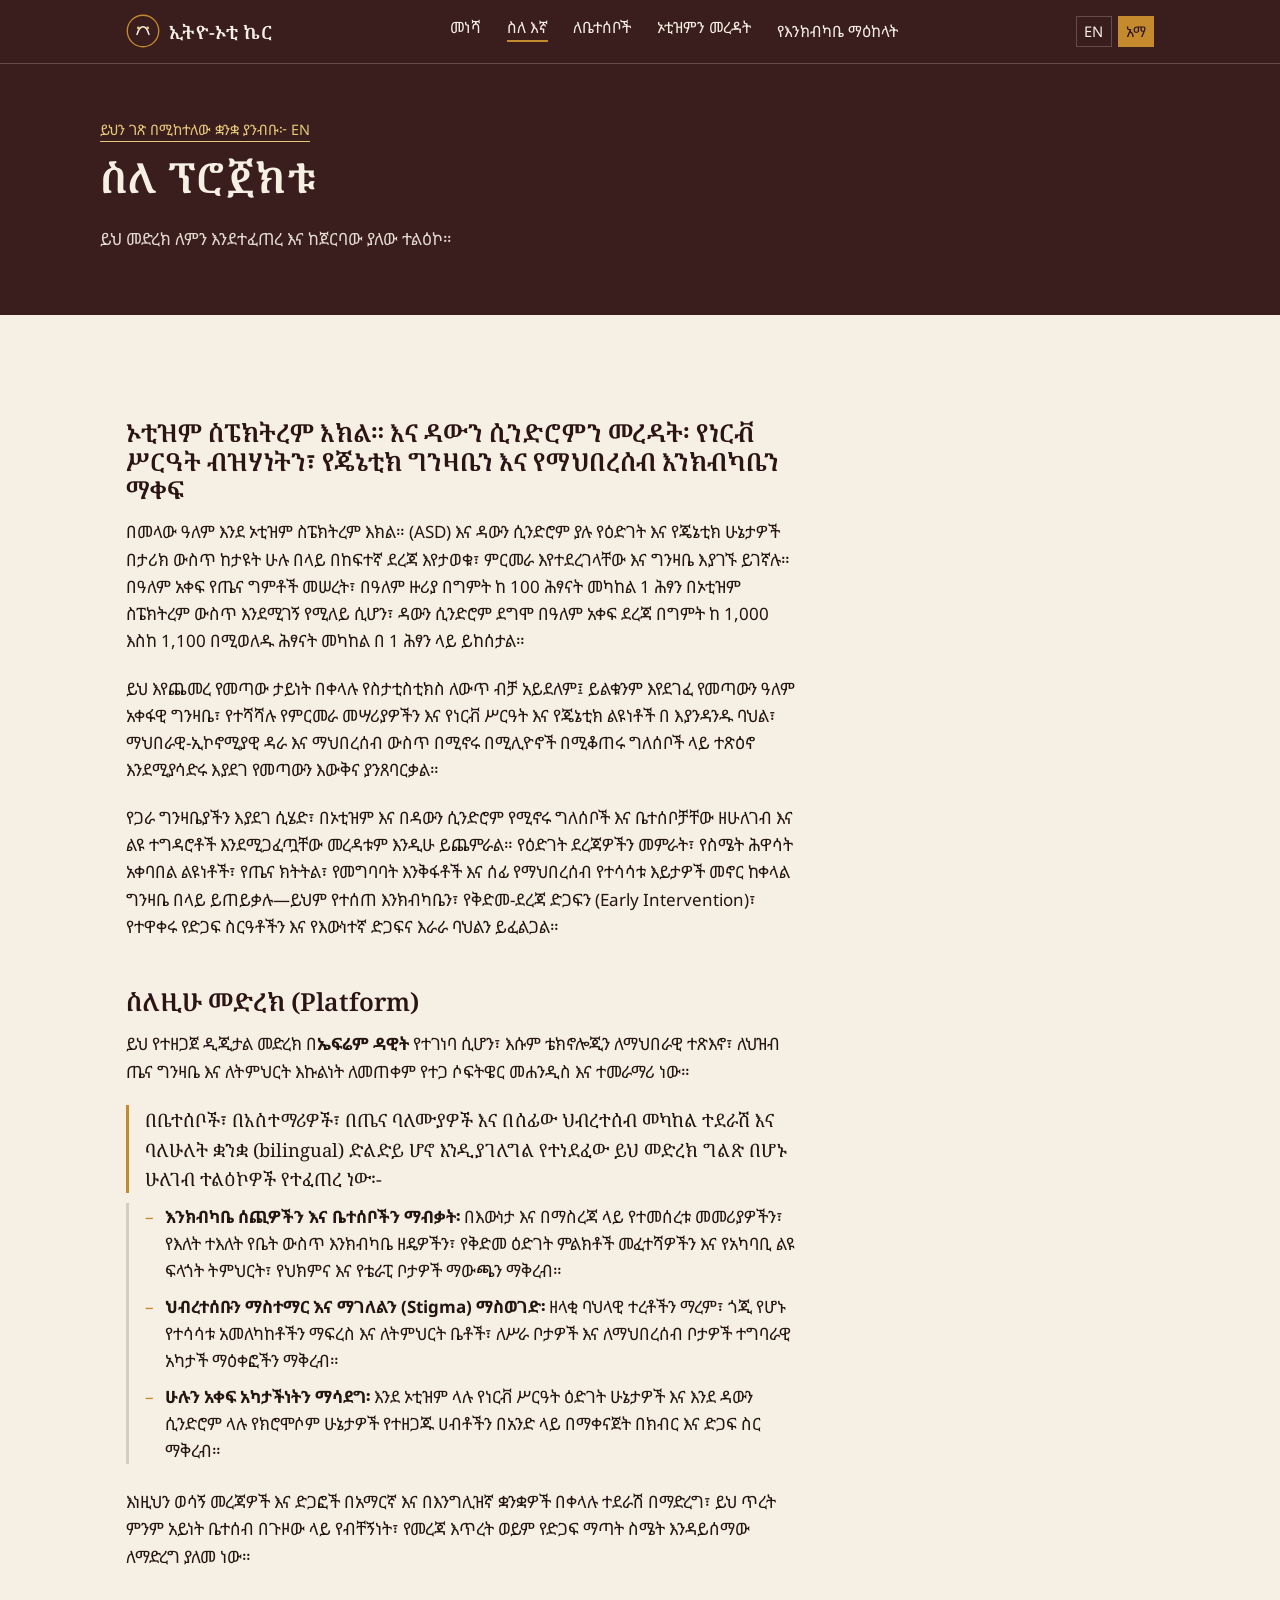
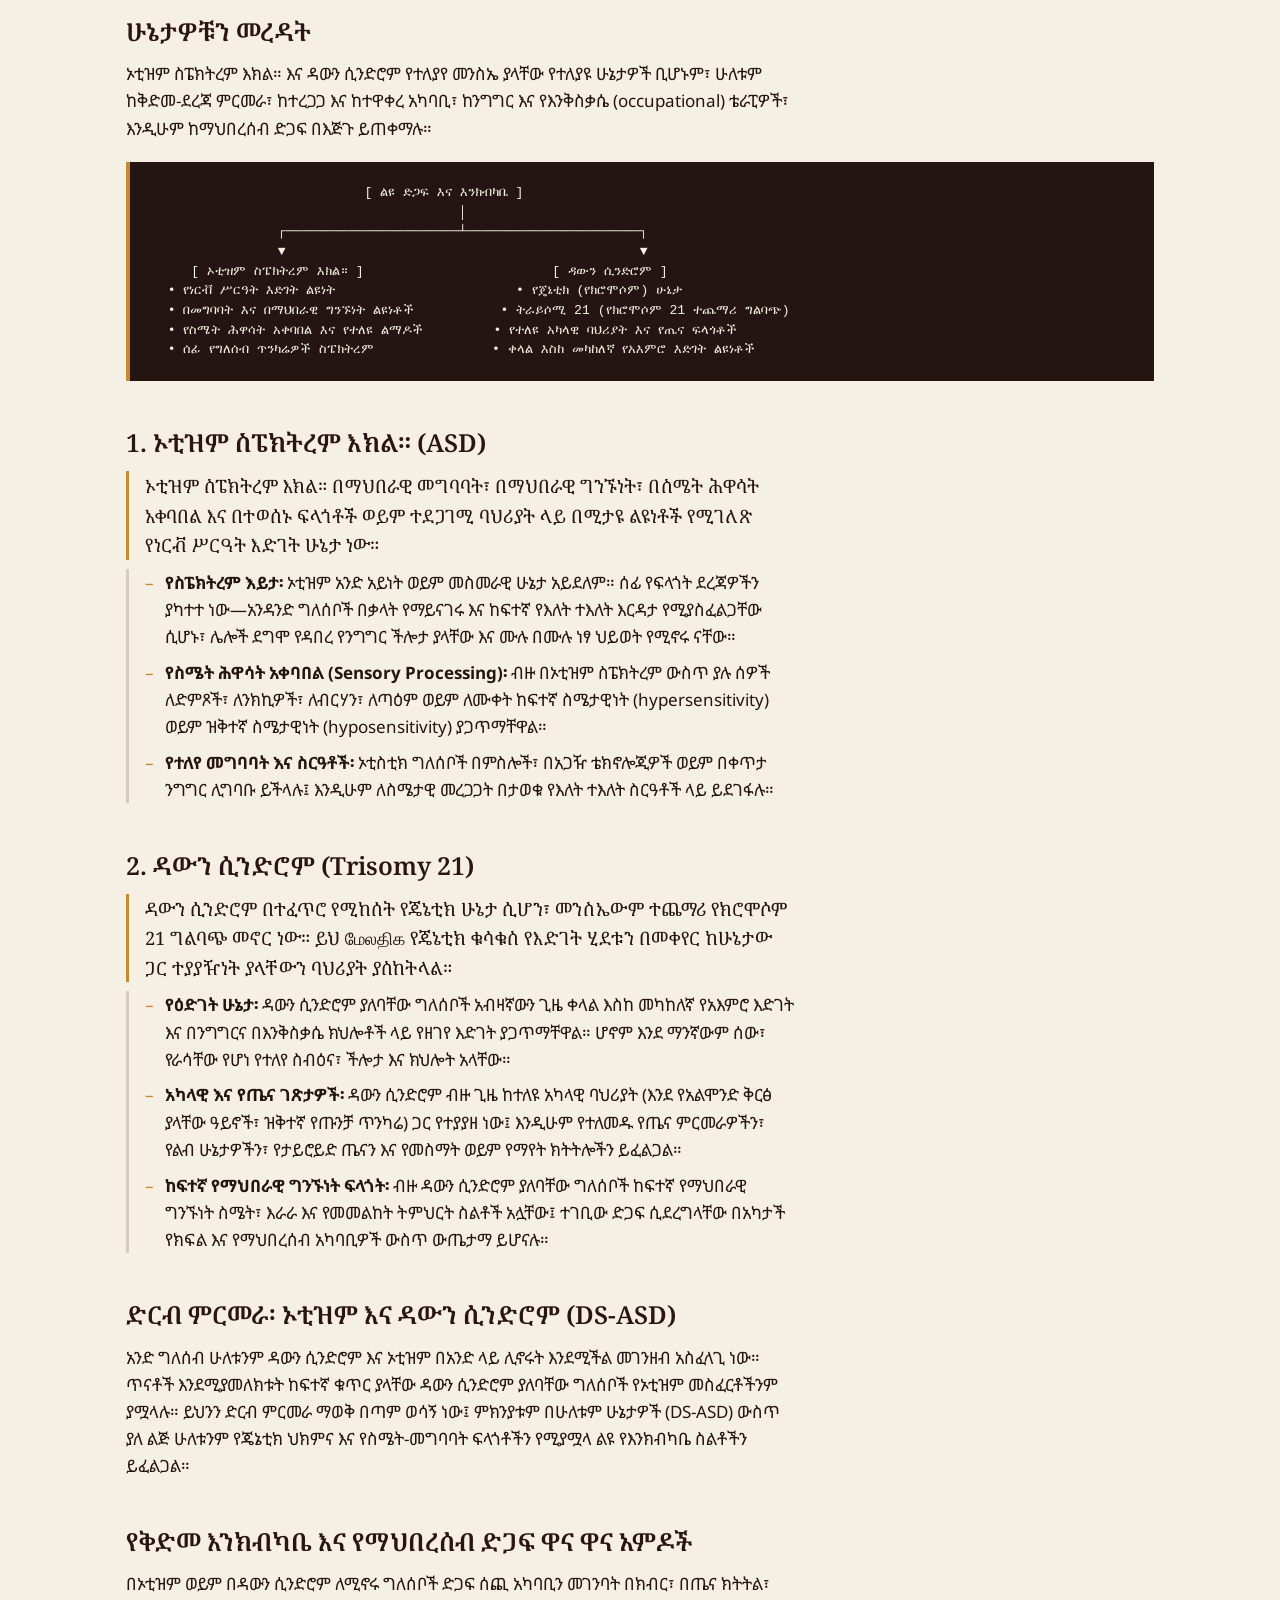
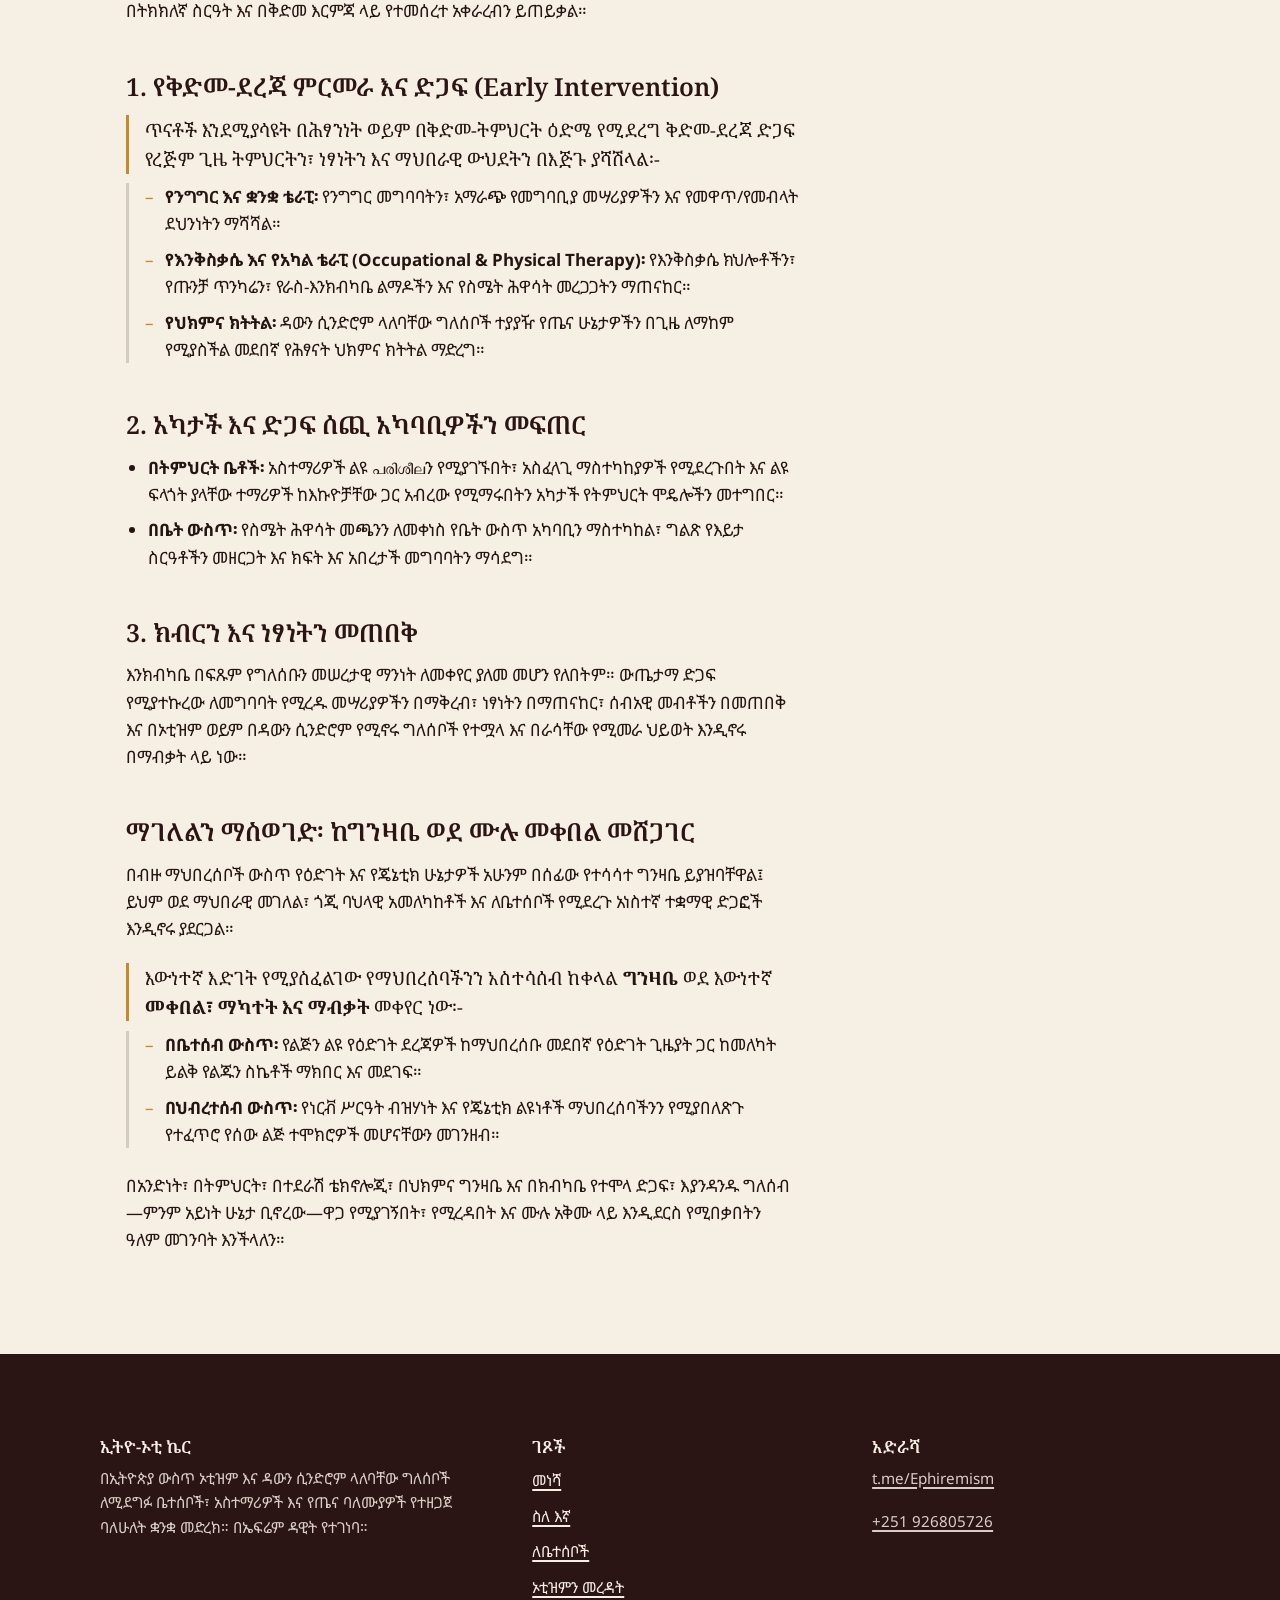
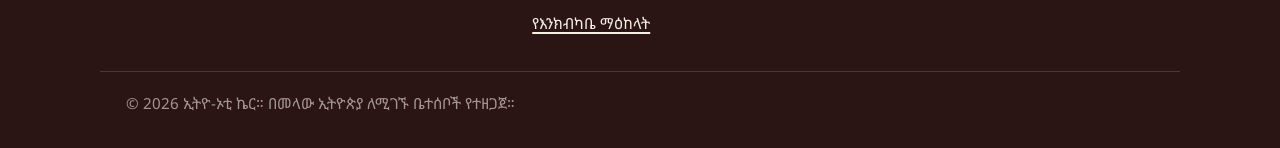
<file: am/about.html>
<!DOCTYPE html>
<html lang="am" dir="ltr">
<head>
<meta charset="UTF-8">
<meta name="viewport" content="width=device-width, initial-scale=1">
<title>ስለ ፕሮጀክቱ — ኢትዮ-ኦቲ ኬር</title>
<meta name="description" content="ይህ መድረክ ለምን እንደተፈጠረ እና ከጀርባው ያለው ተልዕኮ።">
<link rel="preconnect" href="https://fonts.googleapis.com">
<link rel="preconnect" href="https://fonts.gstatic.com" crossorigin>
<link href="https://fonts.googleapis.com/css2?family=Fraunces:ital,wght@0,300;0,600;1,300;1,600&amp;family=Work+Sans:wght@400;500;600&amp;family=Noto+Serif+Ethiopic:wght@400;600&amp;family=Noto+Sans+Ethiopic:wght@400;500;600&amp;display=swap" rel="stylesheet">
<link rel="stylesheet" href="../assets/css/style.css">
  <link rel="icon" href="data:image/svg+xml,<svg xmlns=&quot;http://www.w3.org/2000/svg&quot; viewBox=&quot;0 0 100 100&quot;><text y=&quot;50%&quot; x=&quot;50%&quot; dominant-baseline=&quot;central&quot; text-anchor=&quot;middle&quot; font-size=&quot;80&quot;>💙</text></svg>">
  <script src="../assets/js/components.js"></script>
</head>
<body>
<a class="skip-link" href="#main">ወደ ይዘቱ ዝለል</a>
  <site-header></site-header>
<main id="main">
  <section class="page-head">
    <div class="page-head__inner">
      <a class="lang-note" href="../about.html">ይህን ገጽ በሚከተለው ቋንቋ ያንብቡ፦ EN</a>
      <h1>ስለ ፕሮጀክቱ</h1>
      <p class="lede">ይህ መድረክ ለምን እንደተፈጠረ እና ከጀርባው ያለው ተልዕኮ።</p>
    </div>
  </section>
  <article class="article">
<h3>ኦቲዝም ስፔክትረም እክል። እና ዳውን ሲንድሮምን መረዳት፡ የነርቭ ሥርዓት ብዝሃነትን፣ የጄኔቲክ ግንዛቤን እና የማህበረሰብ እንክብካቤን ማቀፍ</h3>

<p>በመላው ዓለም እንደ ኦቲዝም ስፔክትረም እክል። (ASD) እና ዳውን ሲንድሮም ያሉ የዕድገት እና የጄኔቲክ ሁኔታዎች በታሪክ ውስጥ ከታዩት ሁሉ በላይ በከፍተኛ ደረጃ እየታወቁ፣ ምርመራ እየተደረገላቸው እና ግንዛቤ እያገኙ ይገኛሉ። በዓለም አቀፍ የጤና ግምቶች መሠረት፣ በዓለም ዙሪያ በግምት ከ 100 ሕፃናት መካከል 1 ሕፃን በኦቲዝም ስፔክትረም ውስጥ እንደሚገኝ የሚለይ ሲሆን፣ ዳውን ሲንድሮም ደግሞ በዓለም አቀፍ ደረጃ በግምት ከ 1,000 እስከ 1,100 በሚወለዱ ሕፃናት መካከል በ 1 ሕፃን ላይ ይከሰታል።</p>

<p>ይህ እየጨመረ የመጣው ታይነት በቀላሉ የስታቲስቲክስ ለውጥ ብቻ አይደለም፤ ይልቁንም እየደገፈ የመጣውን ዓለም አቀፋዊ ግንዛቤ፣ የተሻሻሉ የምርመራ መሣሪያዎችን እና የነርቭ ሥርዓት እና የጄኔቲክ ልዩነቶች በ እያንዳንዱ ባህል፣ ማህበራዊ-ኢኮኖሚያዊ ዳራ እና ማህበረሰብ ውስጥ በሚኖሩ በሚሊዮኖች በሚቆጠሩ ግለሰቦች ላይ ተጽዕኖ እንደሚያሳድሩ እያደገ የመጣውን እውቅና ያንጸባርቃል።</p>

<p>የጋራ ግንዛቤያችን እያደገ ሲሄድ፣ በኦቲዝም እና በዳውን ሲንድሮም የሚኖሩ ግለሰቦች እና ቤተሰቦቻቸው ዘሁለገብ እና ልዩ ተግዳሮቶች እንደሚጋፈጧቸው መረዳቱም እንዲሁ ይጨምራል። የዕድገት ደረጃዎችን መምራት፣ የስሜት ሕዋሳት አቀባበል ልዩነቶች፣ የጤና ክትትል፣ የመግባባት እንቅፋቶች እና ሰፊ የማህበረሰብ የተሳሳቱ እይታዎች መኖር ከቀላል ግንዛቤ በላይ ይጠይቃሉ—ይህም የተሰጠ እንክብካቤን፣ የቅድመ-ደረጃ ድጋፍን (Early Intervention)፣ የተዋቀሩ የድጋፍ ስርዓቶችን እና የእውነተኛ ድጋፍና እራራ ባህልን ይፈልጋል።</p>

<h3>ስለዚሁ መድረክ (Platform)</h3>

<p>ይህ የተዘጋጀ ዲጂታል መድረክ በ<strong>ኤፍሬም ዳዊት</strong> የተገነባ ሲሆን፣ እሱም ቴክኖሎጂን ለማህበራዊ ተጽእኖ፣ ለህዝብ ጤና ግንዛቤ እና ለትምህርት እኩልነት ለመጠቀም የተጋ ሶፍትዌር መሐንዲስ እና ተመራማሪ ነው።</p>

<p>በቤተሰቦች፣ በአስተማሪዎች፣ በጤና ባለሙያዎች እና በሰፊው ህብረተሰብ መካከል ተደራሽ እና ባለሁለት ቋንቋ (bilingual) ድልድይ ሆኖ እንዲያገለግል የተነደፈው ይህ መድረክ ግልጽ በሆኑ ሁለገብ ተልዕኮዎች የተፈጠረ ነው፡-</p>

<ul>
<li><strong>እንክብካቤ ሰጪዎችን እና ቤተሰቦችን ማብቃት፡</strong> በእውነታ እና በማስረጃ ላይ የተመሰረቱ መመሪያዎችን፣ የእለት ተእለት የቤት ውስጥ እንክብካቤ ዘዴዎችን፣ የቅድመ ዕድገት ምልክቶች መፈተሻዎችን እና የአካባቢ ልዩ ፍላጎት ትምህርት፣ የህክምና እና የቴራፒ ቦታዎች ማውጫን ማቅረብ።</li>

<li><strong>ህብረተሰቡን ማስተማር እና ማገለልን (Stigma) ማስወገድ፡</strong> ዘላቂ ባህላዊ ተረቶችን ማረም፣ ጎጂ የሆኑ የተሳሳቱ አመለካከቶችን ማፍረስ እና ለትምህርት ቤቶች፣ ለሥራ ቦታዎች እና ለማህበረሰብ ቦታዎች ተግባራዊ አካታች ማዕቀፎችን ማቅረብ።</li>

<li><strong>ሁሉን አቀፍ አካታችነትን ማሳደግ፡</strong> እንደ ኦቲዝም ላሉ የነርቭ ሥርዓት ዕድገት ሁኔታዎች እና እንደ ዳውን ሲንድሮም ላሉ የክሮሞሶም ሁኔታዎች የተዘጋጁ ሀብቶችን በአንድ ላይ በማቀናጀት በክብር እና ድጋፍ ስር ማቅረብ።</li>
</ul>

<p>እነዚህን ወሳኝ መረጃዎች እና ድጋፎች በአማርኛ እና በእንግሊዝኛ ቋንቋዎች በቀላሉ ተደራሽ በማድረግ፣ ይህ ጥረት ምንም አይነት ቤተሰብ በጉዞው ላይ የብቸኝነት፣ የመረጃ እጥረት ወይም የድጋፍ ማጣት ስሜት እንዳይሰማው ለማድረግ ያለመ ነው።</p>

<h3>ሁኔታዎቹን መረዳት</h3>

<p>ኦቲዝም ስፔክትረም እክል። እና ዳውን ሲንድሮም የተለያየ መንስኤ ያላቸው የተለያዩ ሁኔታዎች ቢሆኑም፣ ሁለቱም ከቅድመ-ደረጃ ምርመራ፣ ከተረጋጋ እና ከተዋቀረ አካባቢ፣ ከንግግር እና የእንቅስቃሴ (occupational) ቴራፒዎች፣ እንዲሁም ከማህበረሰብ ድጋፍ በእጅጉ ይጠቀማሉ።</p>

<pre> <code>                          [ ልዩ ድጋፍ እና እንክብካቤ ]
                                       │
                ┌──────────────────────┴──────────────────────┐
                ▼                                             ▼
     [ ኦቲዝም ስፔክትረም እክል። ]                        [ ዳውን ሲንድሮም ]
  • የነርቭ ሥርዓት እድገት ልዩነት                       • የጄኔቲክ (የክሮሞሶም) ሁኔታ
  • በመግባባት እና በማህበራዊ ግንኙነት ልዩነቶች           • ትራይሶሚ 21 (የክሮሞሶም 21 ተጨማሪ ግልባጭ)
  • የስሜት ሕዋሳት አቀባበል እና የተለዩ ልማዶች         • የተለዩ አካላዊ ባህሪያት እና የጤና ፍላጎቶች
  • ሰፊ የግለሰብ ጥንካሬዎች ስፔክትረም               • ቀላል እስከ መካከለኛ የአእምሮ እድገት ልዩነቶች
</code></pre>

<h3>1. ኦቲዝም ስፔክትረም እክል። (ASD)</h3>

<p>ኦቲዝም ስፔክትረም እክል። በማህበራዊ መግባባት፣ በማህበራዊ ግንኙነት፣ በስሜት ሕዋሳት አቀባበል እና በተወሰኑ ፍላጎቶች ወይም ተደጋገሚ ባህሪያት ላይ በሚታዩ ልዩነቶች የሚገለጽ የነርቭ ሥርዓት እድገት ሁኔታ ነው።</p>

<ul>
<li><strong>የስፔክትረም እይታ፡</strong> ኦቲዝም አንድ አይነት ወይም መስመራዊ ሁኔታ አይደለም። ሰፊ የፍላጎት ደረጃዎችን ያካተተ ነው—አንዳንድ ግለሰቦች በቃላት የማይናገሩ እና ከፍተኛ የእለት ተእለት እርዳታ የሚያስፈልጋቸው ሲሆኑ፣ ሌሎች ደግሞ የዳበረ የንግግር ችሎታ ያላቸው እና ሙሉ በሙሉ ነፃ ህይወት የሚኖሩ ናቸው።</li>

<li><strong>የስሜት ሕዋሳት አቀባበል (Sensory Processing)፡</strong> ብዙ በኦቲዝም ስፔክትረም ውስጥ ያሉ ሰዎች ለድምጾች፣ ለንክኪዎች፣ ለብርሃን፣ ለጣዕም ወይም ለሙቀት ከፍተኛ ስሜታዊነት (hypersensitivity) ወይም ዝቅተኛ ስሜታዊነት (hyposensitivity) ያጋጥማቸዋል።</li>

<li><strong>የተለየ መግባባት እና ስርዓቶች፡</strong> ኦቲስቲክ ግለሰቦች በምስሎች፣ በአጋዥ ቴክኖሎጂዎች ወይም በቀጥታ ንግግር ሊግባቡ ይችላሉ፤ እንዲሁም ለስሜታዊ መረጋጋት በታወቁ የእለት ተእለት ስርዓቶች ላይ ይደገፋሉ።</li>
</ul>

<h3>2. ዳውን ሲንድሮም (Trisomy 21)</h3>

<p>ዳውን ሲንድሮም በተፈጥሮ የሚከሰት የጄኔቲክ ሁኔታ ሲሆን፣ መንስኤውም ተጨማሪ የክሮሞሶም 21 ግልባጭ መኖር ነው። ይህ மேலதிக የጄኔቲክ ቁሳቁስ የእድገት ሂደቱን በመቀየር ከሁኔታው ጋር ተያያዥነት ያላቸውን ባህሪያት ያስከትላል።</p>

<ul>
<li><strong>የዕድገት ሁኔታ፡</strong> ዳውን ሲንድሮም ያለባቸው ግለሰቦች አብዛኛውን ጊዜ ቀላል እስከ መካከለኛ የአእምሮ እድገት እና በንግግርና በእንቅስቃሴ ክህሎቶች ላይ የዘገየ እድገት ያጋጥማቸዋል። ሆኖም እንደ ማንኛውም ሰው፣ የራሳቸው የሆነ የተለየ ስብዕና፣ ችሎታ እና ክህሎት አላቸው።</li>

<li><strong>አካላዊ እና የጤና ገጽታዎች፡</strong> ዳውን ሲንድሮም ብዙ ጊዜ ከተለዩ አካላዊ ባህሪያት (እንደ የአልሞንድ ቅርፅ ያላቸው ዓይኖች፣ ዝቅተኛ የጡንቻ ጥንካሬ) ጋር የተያያዘ ነው፤ እንዲሁም የተለመዱ የጤና ምርመራዎችን፣ የልብ ሁኔታዎችን፣ የታይሮይድ ጤናን እና የመስማት ወይም የማየት ክትትሎችን ይፈልጋል።</li>

<li><strong>ከፍተኛ የማህበራዊ ግንኙነት ፍላጎት፡</strong> ብዙ ዳውን ሲንድሮም ያለባቸው ግለሰቦች ከፍተኛ የማህበራዊ ግንኙነት ስሜት፣ እራራ እና የመመልከት ትምህርት ስልቶች አሏቸው፤ ተገቢው ድጋፍ ሲደረግላቸው በአካታች የክፍል እና የማህበረሰብ አካባቢዎች ውስጥ ውጤታማ ይሆናሉ።</li>
</ul>

<h3>ድርብ ምርመራ፡ ኦቲዝም እና ዳውን ሲንድሮም (DS-ASD)</h3>

<p>አንድ ግለሰብ ሁለቱንም ዳውን ሲንድሮም እና ኦቲዝም በአንድ ላይ ሊኖሩት እንደሚችል መገንዘብ አስፈላጊ ነው። ጥናቶች እንደሚያመለክቱት ከፍተኛ ቁጥር ያላቸው ዳውን ሲንድሮም ያለባቸው ግለሰቦች የኦቲዝም መስፈርቶችንም ያሟላሉ። ይህንን ድርብ ምርመራ ማወቅ በጣም ወሳኝ ነው፤ ምክንያቱም በሁለቱም ሁኔታዎች (DS-ASD) ውስጥ ያለ ልጅ ሁለቱንም የጄኔቲክ ህክምና እና የስሜት-መግባባት ፍላጎቶችን የሚያሟላ ልዩ የእንክብካቤ ስልቶችን ይፈልጋል።</p>

<h3>የቅድመ እንክብካቤ እና የማህበረሰብ ድጋፍ ዋና ዋና አምዶች</h3>

<p>በኦቲዝም ወይም በዳውን ሲንድሮም ለሚኖሩ ግለሰቦች ድጋፍ ሰጪ አካባቢን መገንባት በክብር፣ በጤና ክትትል፣ በትክክለኛ ስርዓት እና በቅድመ እርምጃ ላይ የተመሰረተ አቀራረብን ይጠይቃል።</p>

<h3>1. የቅድመ-ደረጃ ምርመራ እና ድጋፍ (Early Intervention)</h3>

<p>ጥናቶች እንደሚያሳዩት በሕፃንነት ወይም በቅድመ-ትምህርት ዕድሜ የሚደረግ ቅድመ-ደረጃ ድጋፍ የረጅም ጊዜ ትምህርትን፣ ነፃነትን እና ማህበራዊ ውህደትን በእጅጉ ያሻሽላል፡-</p>

<ul>
<li><strong>የንግግር እና ቋንቋ ቴራፒ፡</strong> የንግግር መግባባትን፣ አማራጭ የመግባቢያ መሣሪያዎችን እና የመዋጥ/የመብላት ደህንነትን ማሻሻል።</li>

<li><strong>የእንቅስቃሴ እና የአካል ቴራፒ (Occupational &amp; Physical Therapy)፡</strong> የእንቅስቃሴ ክህሎቶችን፣ የጡንቻ ጥንካሬን፣ የራስ-እንክብካቤ ልማዶችን እና የስሜት ሕዋሳት መረጋጋትን ማጠናከር።</li>

<li><strong>የህክምና ክትትል፡</strong> ዳውን ሲንድሮም ላለባቸው ግለሰቦች ተያያዥ የጤና ሁኔታዎችን በጊዜ ለማከም የሚያስችል መደበኛ የሕፃናት ህክምና ክትትል ማድረግ።</li>
</ul>

<h3>2. አካታች እና ድጋፍ ሰጪ አካባቢዎችን መፍጠር</h3>

<ul>
<li><strong>በትምህርት ቤቶች፡</strong> አስተማሪዎች ልዩ പരിശീലን የሚያገኙበት፣ አስፈላጊ ማስተካከያዎች የሚደረጉበት እና ልዩ ፍላጎት ያላቸው ተማሪዎች ከእኩዮቻቸው ጋር አብረው የሚማሩበትን አካታች የትምህርት ሞዴሎችን መተግበር።</li>

<li><strong>በቤት ውስጥ፡</strong> የስሜት ሕዋሳት መጫንን ለመቀነስ የቤት ውስጥ አካባቢን ማስተካከል፣ ግልጽ የእይታ ስርዓቶችን መዘርጋት እና ክፍት እና አበረታች መግባባትን ማሳደግ።</li>
</ul>

<h3>3. ክብርን እና ነፃነትን መጠበቅ</h3>

<p>እንክብካቤ በፍጹም የግለሰቡን መሠረታዊ ማንነት ለመቀየር ያለመ መሆን የለበትም። ውጤታማ ድጋፍ የሚያተኩረው ለመግባባት የሚረዱ መሣሪያዎችን በማቅረብ፣ ነፃነትን በማጠናከር፣ ሰብአዊ መብቶችን በመጠበቅ እና በኦቲዝም ወይም በዳውን ሲንድሮም የሚኖሩ ግለሰቦች የተሟላ እና በራሳቸው የሚመራ ህይወት እንዲኖሩ በማብቃት ላይ ነው።</p>

<h3>ማገለልን ማስወገድ፡ ከግንዛቤ ወደ ሙሉ መቀበል መሸጋገር</h3>

<p>በብዙ ማህበረሰቦች ውስጥ የዕድገት እና የጄኔቲክ ሁኔታዎች አሁንም በሰፊው የተሳሳተ ግንዛቤ ይያዝባቸዋል፤ ይህም ወደ ማህበራዊ መገለል፣ ጎጂ ባህላዊ አመለካከቶች እና ለቤተሰቦች የሚደረጉ አነስተኛ ተቋማዊ ድጋፎች እንዲኖሩ ያደርጋል።</p>

<p>እውነተኛ እድገት የሚያስፈልገው የማህበረሰባችንን አስተሳሰብ ከቀላል <strong>ግንዛቤ</strong> ወደ እውነተኛ <strong>መቀበል፣ ማካተት እና ማብቃት</strong> መቀየር ነው፡-</p>

<ul>
<li><strong>በቤተሰብ ውስጥ፡</strong> የልጅን ልዩ የዕድገት ደረጃዎች ከማህበረሰቡ መደበኛ የዕድገት ጊዜያት ጋር ከመለካት ይልቅ የልጁን ስኬቶች ማክበር እና መደገፍ።</li>

<li><strong>በህብረተሰብ ውስጥ፡</strong> የነርቭ ሥርዓት ብዝሃነት እና የጄኔቲክ ልዩነቶች ማህበረሰባችንን የሚያበለጽጉ የተፈጥሮ የሰው ልጅ ተሞክሮዎች መሆናቸውን መገንዘብ።</li>
</ul>

<p>በአንድነት፣ በትምህርት፣ በተደራሽ ቴክኖሎጂ፣ በህክምና ግንዛቤ እና በክብካቤ የተሞላ ድጋፍ፣ እያንዳንዱ ግለሰብ—ምንም አይነት ሁኔታ ቢኖረው—ዋጋ የሚያገኝበት፣ የሚረዳበት እና ሙሉ አቅሙ ላይ እንዲደርስ የሚበቃበትን ዓለም መገንባት እንችላለን።</p>
  </article>
</main>
  <site-footer></site-footer>
<script src="../assets/js/main.js"></script>
</body>
</html>
</file>
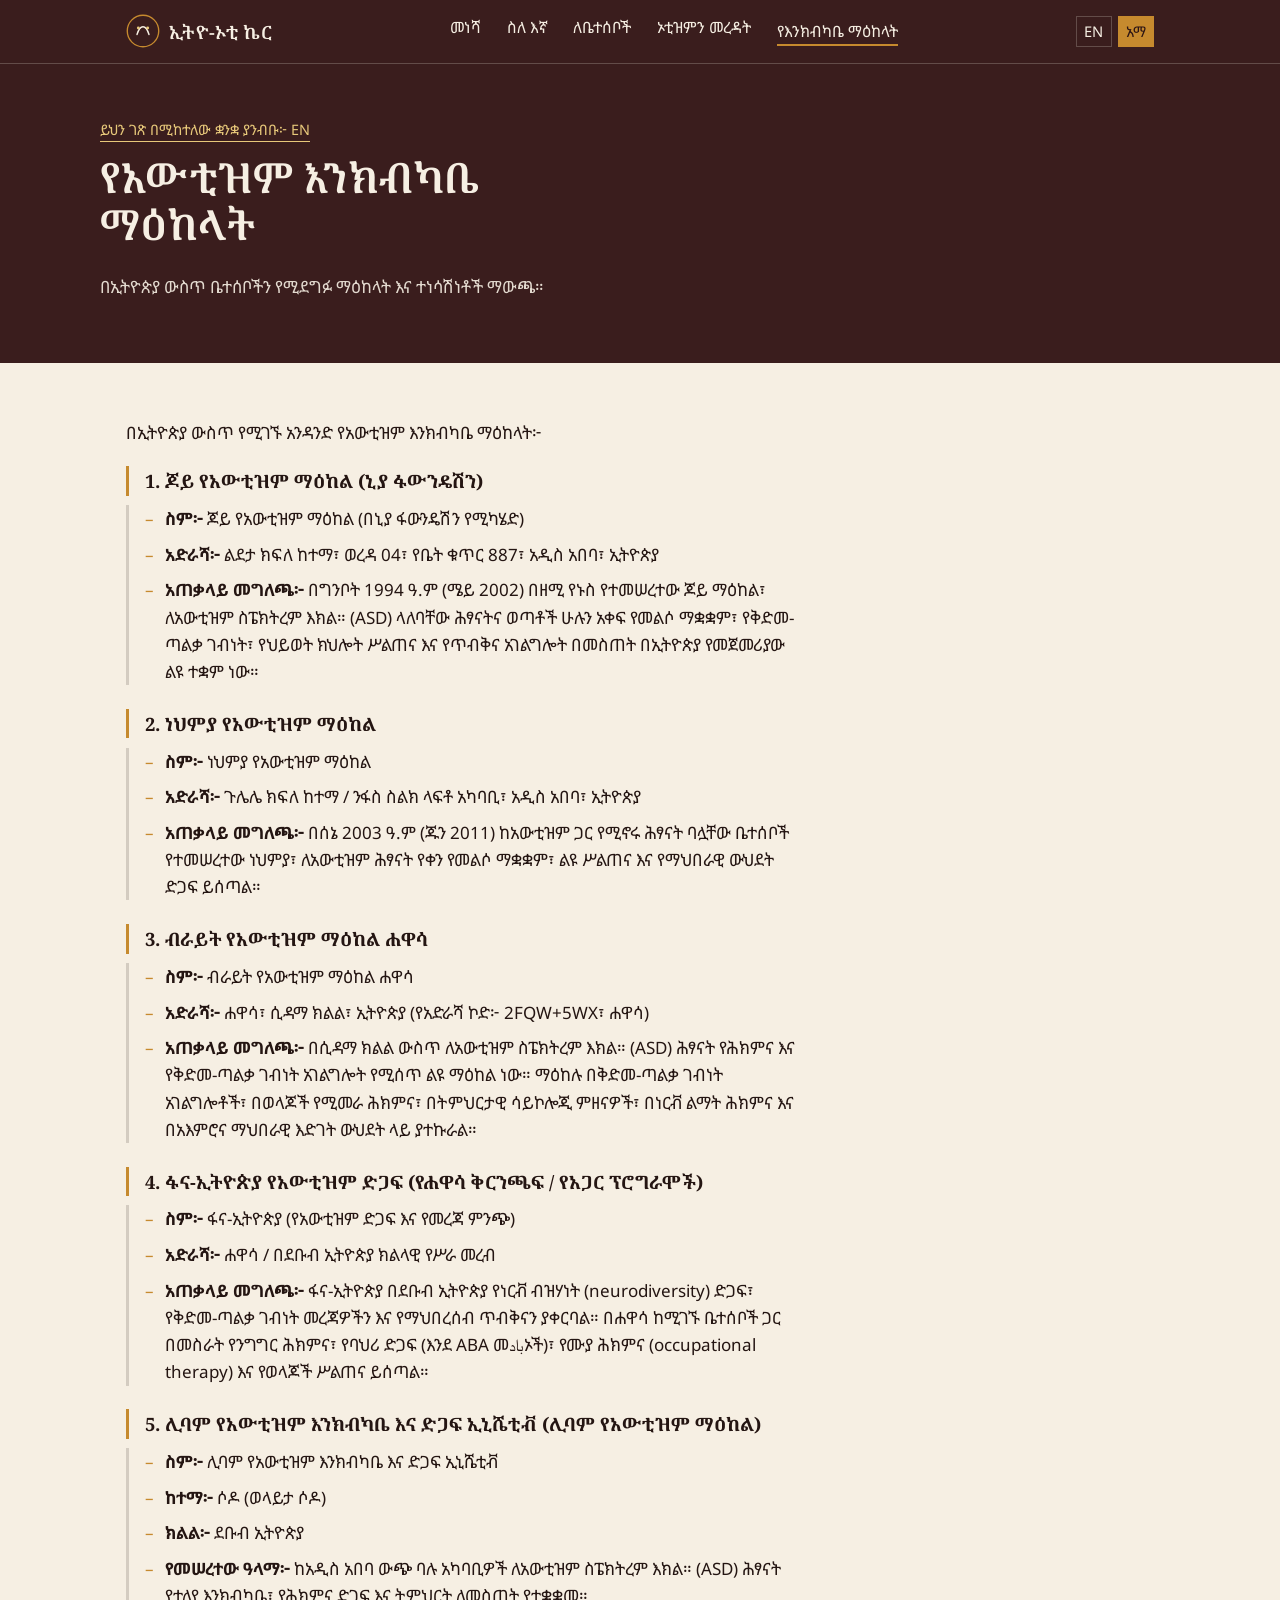
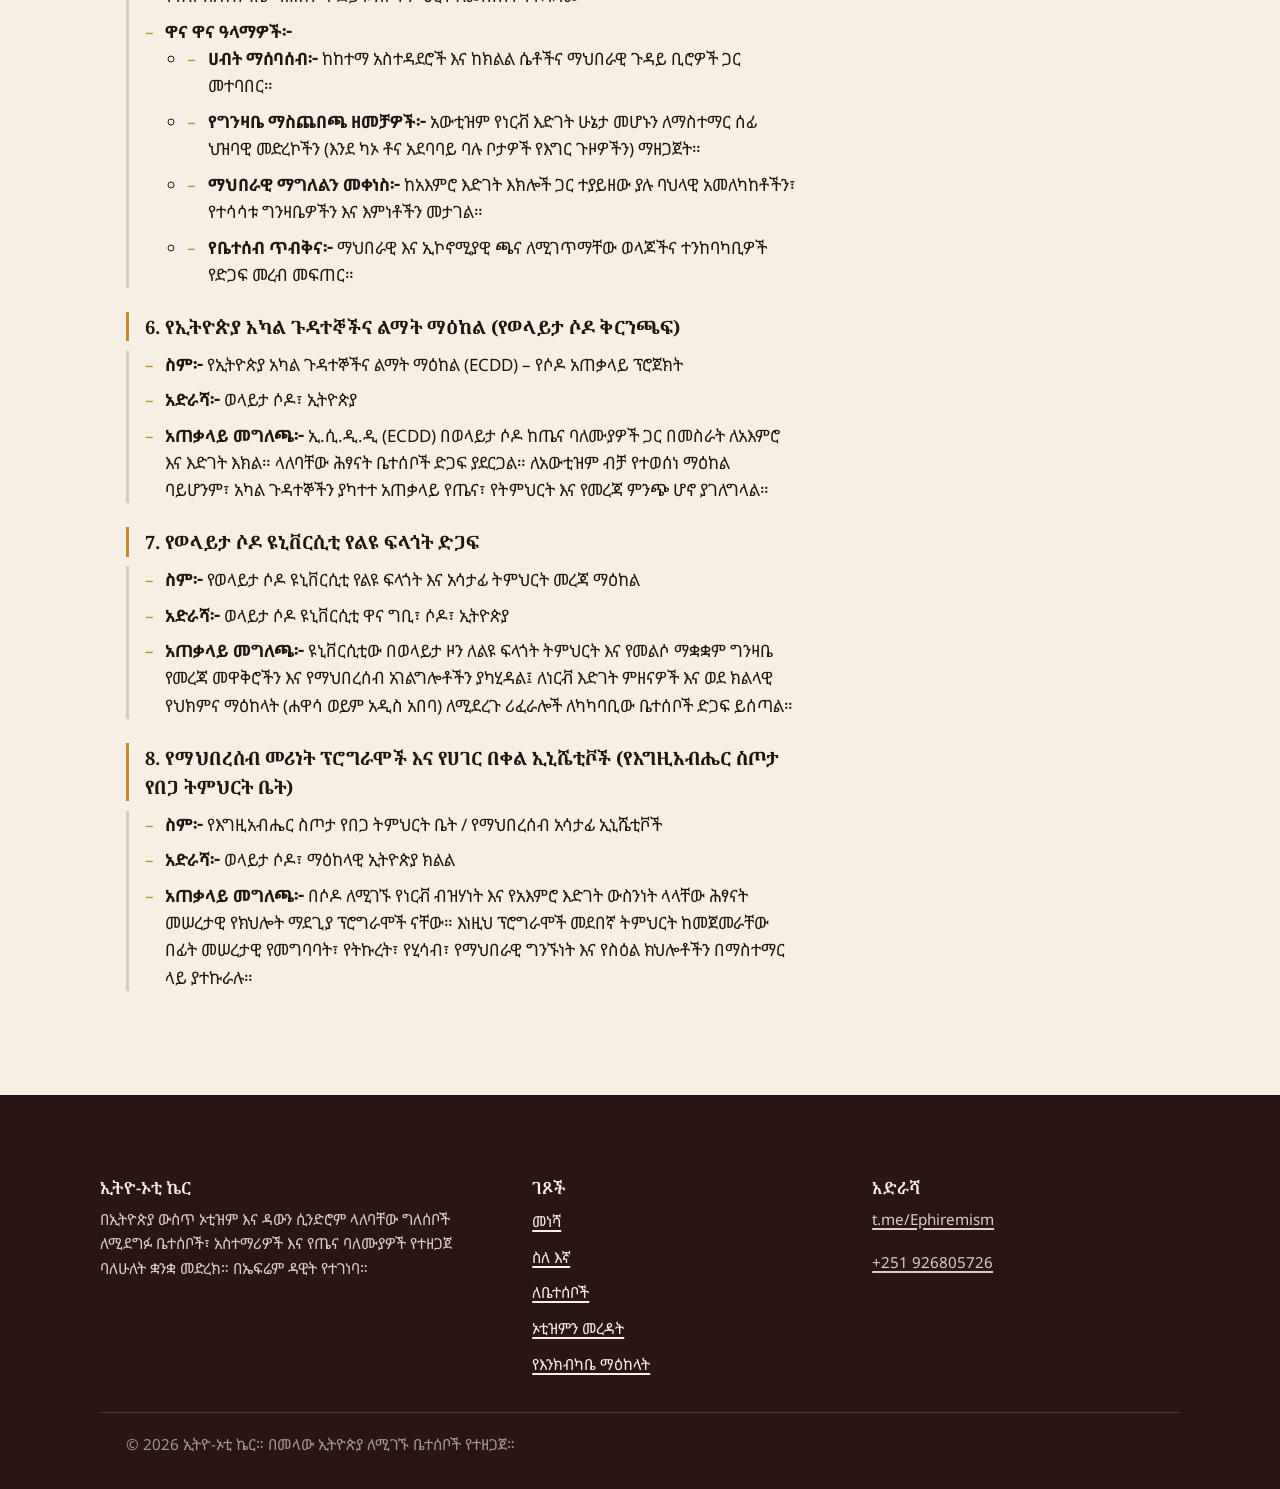
<file: am/care-centers.html>
<!DOCTYPE html>
<html lang="am" dir="ltr">
<head>
<meta charset="UTF-8">
<meta name="viewport" content="width=device-width, initial-scale=1">
<title>የአውቲዝም እንክብካቤ ማዕከላት — ኢትዮ-ኦቲ ኬር</title>
<meta name="description" content="በኢትዮጵያ ውስጥ ቤተሰቦችን የሚደግፉ ማዕከላት እና ተነሳሽነቶች ማውጫ።">
<link rel="preconnect" href="https://fonts.googleapis.com">
<link rel="preconnect" href="https://fonts.gstatic.com" crossorigin>
<link href="https://fonts.googleapis.com/css2?family=Fraunces:ital,wght@0,300;0,600;1,300;1,600&amp;family=Work+Sans:wght@400;500;600&amp;family=Noto+Serif+Ethiopic:wght@400;600&amp;family=Noto+Sans+Ethiopic:wght@400;500;600&amp;display=swap" rel="stylesheet">
<link rel="stylesheet" href="../assets/css/style.css">
  <link rel="icon" href="data:image/svg+xml,<svg xmlns=&quot;http://www.w3.org/2000/svg&quot; viewBox=&quot;0 0 100 100&quot;><text y=&quot;50%&quot; x=&quot;50%&quot; dominant-baseline=&quot;central&quot; text-anchor=&quot;middle&quot; font-size=&quot;80&quot;>💙</text></svg>">
  <script src="../assets/js/components.js"></script>
</head>
<body>
<a class="skip-link" href="#main">ወደ ይዘቱ ዝለል</a>
  <site-header></site-header>
<main id="main">
  <section class="page-head">
    <div class="page-head__inner">
      <a class="lang-note" href="../care-centers.html">ይህን ገጽ በሚከተለው ቋንቋ ያንብቡ፦ EN</a>
      <h1>የአውቲዝም እንክብካቤ ማዕከላት</h1>
      <p class="lede">በኢትዮጵያ ውስጥ ቤተሰቦችን የሚደግፉ ማዕከላት እና ተነሳሽነቶች ማውጫ።</p>
    </div>
  </section>
  <article class="article">
<p>በኢትዮጵያ ውስጥ የሚገኙ አንዳንድ የአውቲዝም እንክብካቤ ማዕከላት፦</p>

<p><strong>1. ጆይ የአውቲዝም ማዕከል (ኒያ ፋውንዴሽን)</strong></p>

<ul>
<li><strong>ስም፦</strong> ጆይ የአውቲዝም ማዕከል (በኒያ ፋውንዴሽን የሚካሄድ)</li>

<li><strong>አድራሻ፦</strong> ልደታ ክፍለ ከተማ፣ ወረዳ 04፣ የቤት ቁጥር 887፣ አዲስ አበባ፣ ኢትዮጵያ</li>

<li><strong>አጠቃላይ መግለጫ፦</strong> በግንቦት 1994 ዓ.ም (ሜይ 2002) በዘሚ የኑስ የተመሠረተው ጆይ ማዕከል፣ ለአውቲዝም ስፔክትረም እክል። (ASD) ላለባቸው ሕፃናትና ወጣቶች ሁሉን አቀፍ የመልሶ ማቋቋም፣ የቅድመ-ጣልቃ ገብነት፣ የህይወት ክህሎት ሥልጠና እና የጥብቅና አገልግሎት በመስጠት በኢትዮጵያ የመጀመሪያው ልዩ ተቋም ነው።</li>
</ul>

<p><strong>2. ነህምያ የአውቲዝም ማዕከል</strong></p>

<ul>
<li><strong>ስም፦</strong> ነህምያ የአውቲዝም ማዕከል</li>

<li><strong>አድራሻ፦</strong> ጉሌሌ ክፍለ ከተማ / ንፋስ ስልክ ላፍቶ አካባቢ፣ አዲስ አበባ፣ ኢትዮጵያ</li>

<li><strong>አጠቃላይ መግለጫ፦</strong> በሰኔ 2003 ዓ.ም (ጁን 2011) ከአውቲዝም ጋር የሚኖሩ ሕፃናት ባሏቸው ቤተሰቦች የተመሠረተው ነህምያ፣ ለአውቲዝም ሕፃናት የቀን የመልሶ ማቋቋም፣ ልዩ ሥልጠና እና የማህበራዊ ውህደት ድጋፍ ይሰጣል።</li>
</ul>

<p><strong>3. ብራይት የአውቲዝም ማዕከል ሐዋሳ</strong></p>

<ul>
<li><strong>ስም፦</strong> ብራይት የአውቲዝም ማዕከል ሐዋሳ</li>

<li><strong>አድራሻ፦</strong> ሐዋሳ፣ ሲዳማ ክልል፣ ኢትዮጵያ (የአድራሻ ኮድ፦ 2FQW+5WX፣ ሐዋሳ)</li>

<li><strong>አጠቃላይ መግለጫ፦</strong> በሲዳማ ክልል ውስጥ ለአውቲዝም ስፔክትረም እክል። (ASD) ሕፃናት የሕክምና እና የቅድመ-ጣልቃ ገብነት አገልግሎት የሚሰጥ ልዩ ማዕከል ነው። ማዕከሉ በቅድመ-ጣልቃ ገብነት አገልግሎቶች፣ በወላጆች የሚመራ ሕክምና፣ በትምህርታዊ ሳይኮሎጂ ምዘናዎች፣ በነርቭ ልማት ሕክምና እና በአእምሮና ማህበራዊ እድገት ውህደት ላይ ያተኩራል።</li>
</ul>

<p><strong>4. ፋና-ኢትዮጵያ የአውቲዝም ድጋፍ (የሐዋሳ ቅርንጫፍ / የአጋር ፕሮግራሞች)</strong></p>

<ul>
<li><strong>ስም፦</strong> ፋና-ኢትዮጵያ (የአውቲዝም ድጋፍ እና የመረጃ ምንጭ)</li>

<li><strong>አድራሻ፦</strong> ሐዋሳ / በደቡብ ኢትዮጵያ ክልላዊ የሥራ መረብ</li>

<li><strong>አጠቃላይ መግለጫ፦</strong> ፋና-ኢትዮጵያ በደቡብ ኢትዮጵያ የነርቭ ብዝሃነት (neurodiversity) ድጋፍ፣ የቅድመ-ጣልቃ ገብነት መረጃዎችን እና የማህበረሰብ ጥብቅናን ያቀርባል። በሐዋሳ ከሚገኙ ቤተሰቦች ጋር በመስራት የንግግር ሕክምና፣ የባህሪ ድጋፍ (እንደ ABA መبادኦች)፣ የሙያ ሕክምና (occupational therapy) እና የወላጆች ሥልጠና ይሰጣል።</li>
</ul>

<p><strong>5. ሊባም የአውቲዝም እንክብካቤ እና ድጋፍ ኢኒሼቲቭ (ሊባም የአውቲዝም ማዕከል)</strong></p>

<ul>
<li><strong>ስም፦</strong> ሊባም የአውቲዝም እንክብካቤ እና ድጋፍ ኢኒሼቲቭ</li>

<li><strong>ከተማ፦</strong> ሶዶ (ወላይታ ሶዶ)</li>

<li><strong>ክልል፦</strong> ደቡብ ኢትዮጵያ</li>

<li><strong>የመሠረተው ዓላማ፦</strong> ከአዲስ አበባ ውጭ ባሉ አካባቢዎች ለአውቲዝም ስፔክትረም እክል። (ASD) ሕፃናት የተለየ እንክብካቤ፣ የሕክምና ድጋፍ እና ትምህርት ለመስጠት የተቋቋመ።</li>

<li><strong>ዋና ዋና ዓላማዎች፦</strong>
<ul>
<li><strong>ሀብት ማሰባሰብ፦</strong> ከከተማ አስተዳደሮች እና ከክልል ሴቶችና ማህበራዊ ጉዳይ ቢሮዎች ጋር መተባበር።</li>

<li><strong>የግንዛቤ ማስጨበጫ ዘመቻዎች፦</strong> አውቲዝም የነርቭ እድገት ሁኔታ መሆኑን ለማስተማር ሰፊ ህዝባዊ መድረኮችን (እንደ ካኦ ቶና አደባባይ ባሉ ቦታዎች የእግር ጉዞዎችን) ማዘጋጀት።</li>

<li><strong>ማህበራዊ ማግለልን መቀነስ፦</strong> ከአእምሮ እድገት እክሎች ጋር ተያይዘው ያሉ ባህላዊ አመለካከቶችን፣ የተሳሳቱ ግንዛቤዎችን እና እምነቶችን መታገል።</li>

<li><strong>የቤተሰብ ጥብቅና፦</strong> ማህበራዊ እና ኢኮኖሚያዊ ጫና ለሚገጥማቸው ወላጆችና ተንከባካቢዎች የድጋፍ መረብ መፍጠር።</li>
</ul>
</li>
</ul>

<p><strong>6. የኢትዮጵያ አካል ጉዳተኞችና ልማት ማዕከል (የወላይታ ሶዶ ቅርንጫፍ)</strong></p>

<ul>
<li><strong>ስም፦</strong> የኢትዮጵያ አካል ጉዳተኞችና ልማት ማዕከል (ECDD) – የሶዶ አጠቃላይ ፕሮጀክት</li>

<li><strong>አድራሻ፦</strong> ወላይታ ሶዶ፣ ኢትዮጵያ</li>

<li><strong>አጠቃላይ መግለጫ፦</strong> ኢ.ሲ.ዲ.ዲ (ECDD) በወላይታ ሶዶ ከጤና ባለሙያዎች ጋር በመስራት ለአእምሮ እና እድገት እክል። ላለባቸው ሕፃናት ቤተሰቦች ድጋፍ ያደርጋል። ለአውቲዝም ብቻ የተወሰነ ማዕከል ባይሆንም፣ አካል ጉዳተኞችን ያካተተ አጠቃላይ የጤና፣ የትምህርት እና የመረጃ ምንጭ ሆኖ ያገለግላል።</li>
</ul>

<p><strong>7. የወላይታ ሶዶ ዩኒቨርሲቲ የልዩ ፍላጎት ድጋፍ</strong></p>

<ul>
<li><strong>ስም፦</strong> የወላይታ ሶዶ ዩኒቨርሲቲ የልዩ ፍላጎት እና አሳታፊ ትምህርት መረጃ ማዕከል</li>

<li><strong>አድራሻ፦</strong> ወላይታ ሶዶ ዩኒቨርሲቲ ዋና ግቢ፣ ሶዶ፣ ኢትዮጵያ</li>

<li><strong>አጠቃላይ መግለጫ፦</strong> ዩኒቨርሲቲው በወላይታ ዞን ለልዩ ፍላጎት ትምህርት እና የመልሶ ማቋቋም ግንዛቤ የመረጃ መዋቅሮችን እና የማህበረሰብ አገልግሎቶችን ያካሂዳል፤ ለነርቭ እድገት ምዘናዎች እና ወደ ክልላዊ የህክምና ማዕከላት (ሐዋሳ ወይም አዲስ አበባ) ለሚደረጉ ሪፈራሎች ለካካባቢው ቤተሰቦች ድጋፍ ይሰጣል።</li>
</ul>

<p><strong>8. የማህበረሰብ መሪነት ፕሮግራሞች እና የሀገር በቀል ኢኒሼቲቮች (የእግዚአብሔር ስጦታ የበጋ ትምህርት ቤት)</strong></p>

<ul>
<li><strong>ስም፦</strong> የእግዚአብሔር ስጦታ የበጋ ትምህርት ቤት / የማህበረሰብ አሳታፊ ኢኒሼቲቮች</li>

<li><strong>አድራሻ፦</strong> ወላይታ ሶዶ፣ ማዕከላዊ ኢትዮጵያ ክልል</li>

<li><strong>አጠቃላይ መግለጫ፦</strong> በሶዶ ለሚገኙ የነርቭ ብዝሃነት እና የአእምሮ እድገት ውስንነት ላላቸው ሕፃናት መሠረታዊ የክህሎት ማደጊያ ፕሮግራሞች ናቸው። እነዚህ ፕሮግራሞች መደበኛ ትምህርት ከመጀመራቸው በፊት መሠረታዊ የመግባባት፣ የትኩረት፣ የሂሳብ፣ የማህበራዊ ግንኙነት እና የስዕል ክህሎቶችን በማስተማር ላይ ያተኩራሉ።</li>
</ul>
  </article>
</main>
  <site-footer></site-footer>
<script src="../assets/js/main.js"></script>
</body>
</html>
</file>
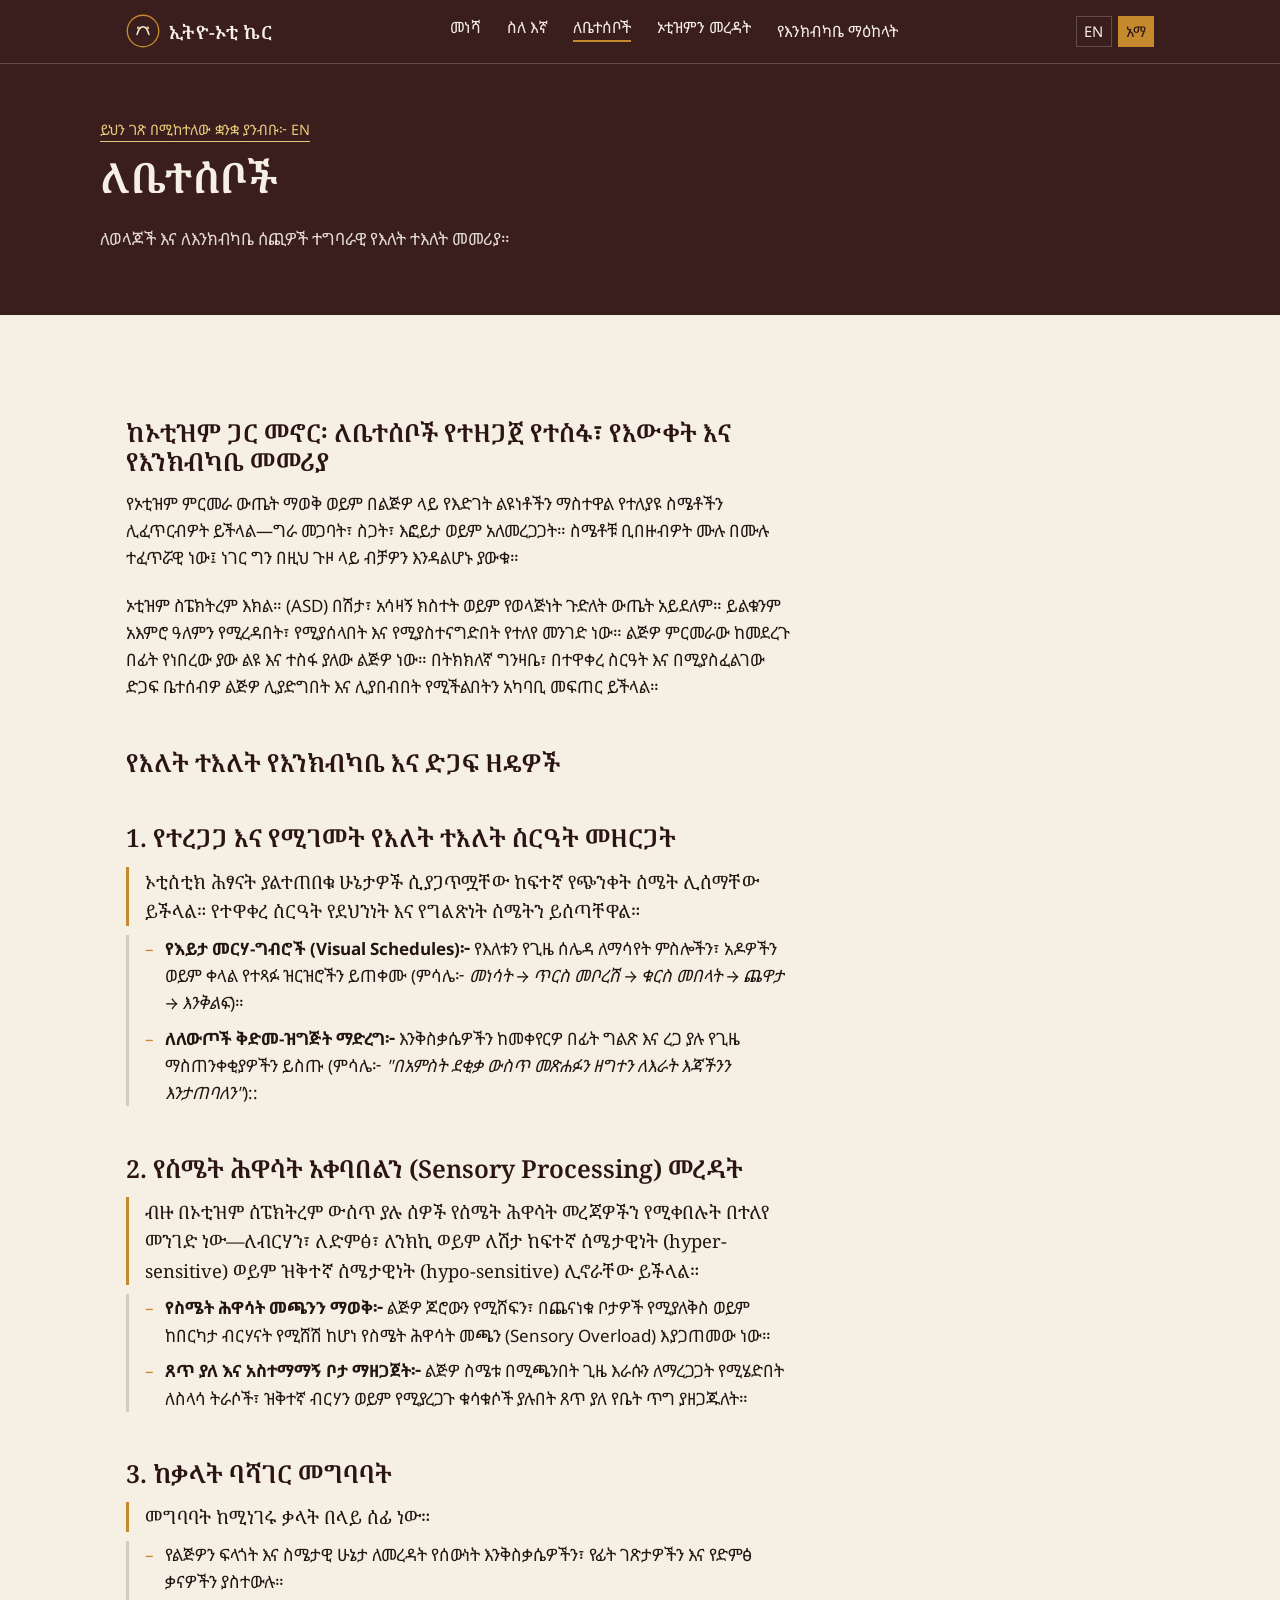
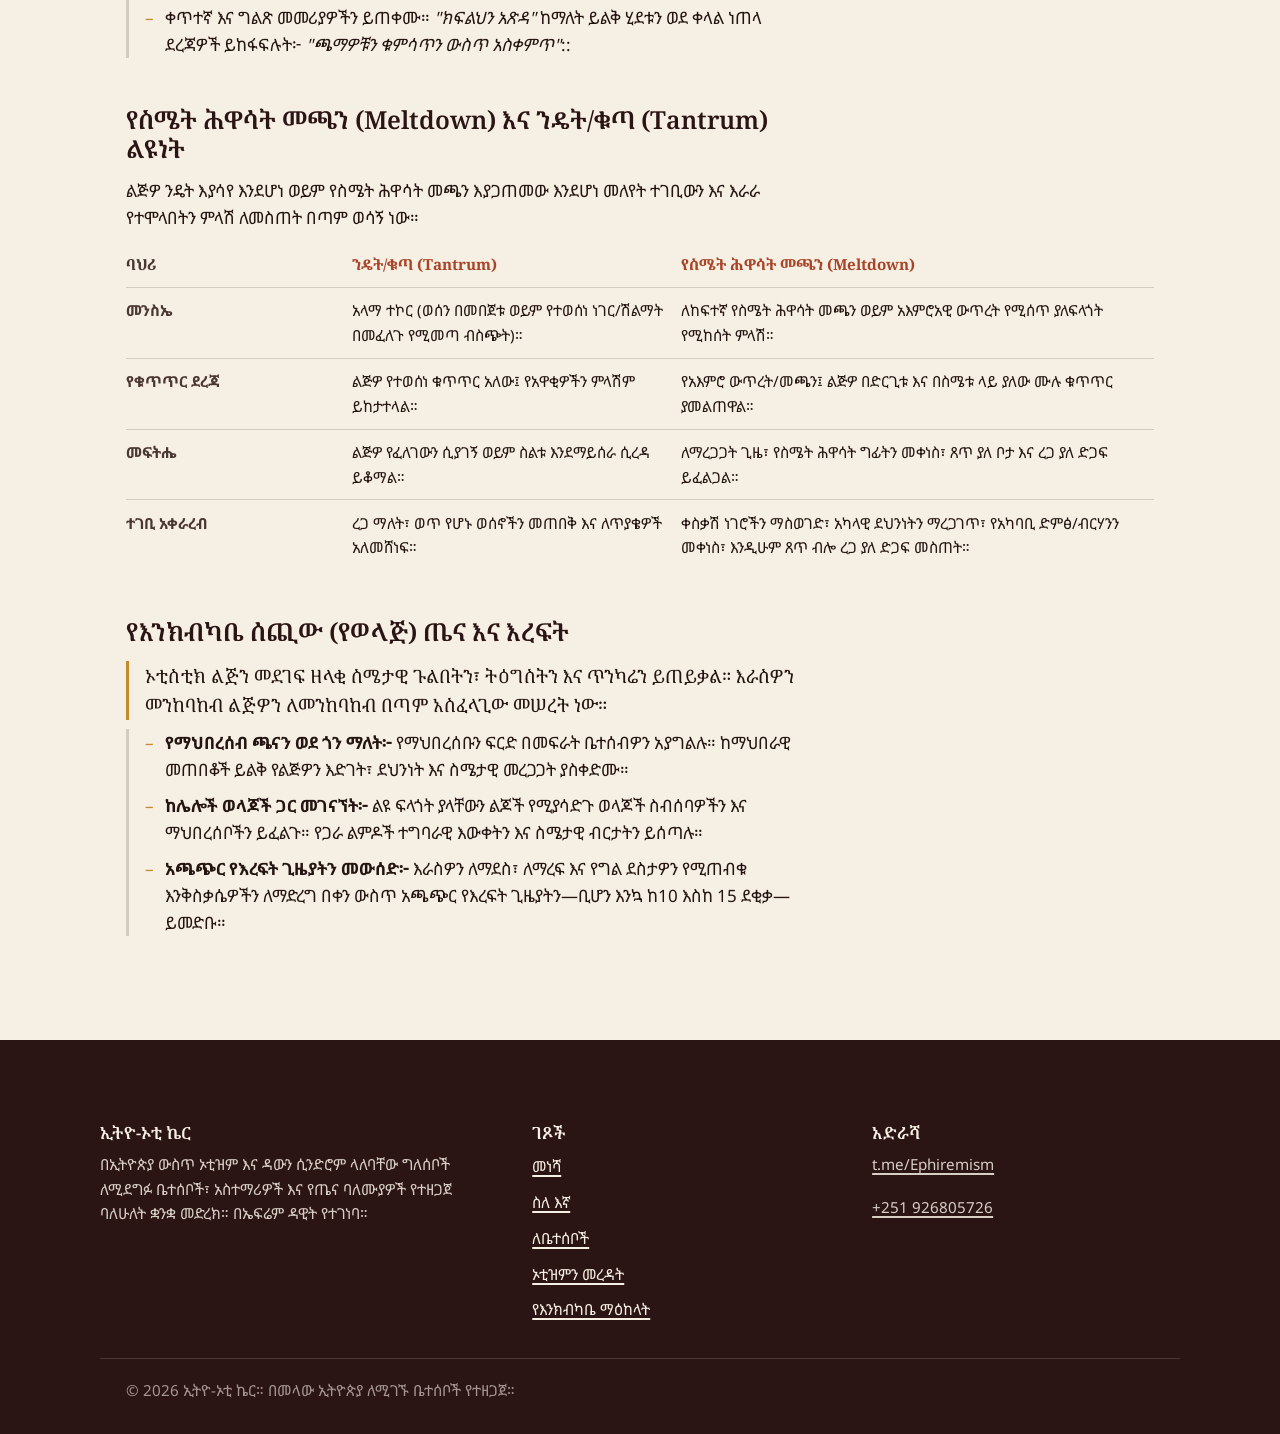
<file: am/for-family.html>
<!DOCTYPE html>
<html lang="am" dir="ltr">
<head>
<meta charset="UTF-8">
<meta name="viewport" content="width=device-width, initial-scale=1">
<title>ለቤተሰቦች — ኢትዮ-ኦቲ ኬር</title>
<meta name="description" content="ለወላጆች እና ለእንክብካቤ ሰጪዎች ተግባራዊ የእለት ተእለት መመሪያ።">
<link rel="preconnect" href="https://fonts.googleapis.com">
<link rel="preconnect" href="https://fonts.gstatic.com" crossorigin>
<link href="https://fonts.googleapis.com/css2?family=Fraunces:ital,wght@0,300;0,600;1,300;1,600&amp;family=Work+Sans:wght@400;500;600&amp;family=Noto+Serif+Ethiopic:wght@400;600&amp;family=Noto+Sans+Ethiopic:wght@400;500;600&amp;display=swap" rel="stylesheet">
<link rel="stylesheet" href="../assets/css/style.css">
  <link rel="icon" href="data:image/svg+xml,<svg xmlns=&quot;http://www.w3.org/2000/svg&quot; viewBox=&quot;0 0 100 100&quot;><text y=&quot;50%&quot; x=&quot;50%&quot; dominant-baseline=&quot;central&quot; text-anchor=&quot;middle&quot; font-size=&quot;80&quot;>💙</text></svg>">
  <script src="../assets/js/components.js"></script>
</head>
<body>
<a class="skip-link" href="#main">ወደ ይዘቱ ዝለል</a>
  <site-header></site-header>
<main id="main">
  <section class="page-head">
    <div class="page-head__inner">
      <a class="lang-note" href="../for-family.html">ይህን ገጽ በሚከተለው ቋንቋ ያንብቡ፦ EN</a>
      <h1>ለቤተሰቦች</h1>
      <p class="lede">ለወላጆች እና ለእንክብካቤ ሰጪዎች ተግባራዊ የእለት ተእለት መመሪያ።</p>
    </div>
  </section>
  <article class="article">
<h3>ከኦቲዝም ጋር መኖር፡ ለቤተሰቦች የተዘጋጀ የተስፋ፣ የእውቀት እና የእንክብካቤ መመሪያ</h3>

<p>የኦቲዝም ምርመራ ውጤት ማወቅ ወይም በልጅዎ ላይ የእድገት ልዩነቶችን ማስተዋል የተለያዩ ስሜቶችን ሊፈጥርብዎት ይችላል—ግራ መጋባት፣ ስጋት፣ እፎይታ ወይም አለመረጋጋት። ስሜቶቹ ቢበዙብዎት ሙሉ በሙሉ ተፈጥሯዊ ነው፤ ነገር ግን በዚህ ጉዞ ላይ ብቻዎን እንዳልሆኑ ያውቁ።</p>

<p>ኦቲዝም ስፔክትረም እክል። (ASD) በሽታ፣ አሳዛኝ ክስተት ወይም የወላጅነት ጉድለት ውጤት አይደለም። ይልቁንም አእምሮ ዓለምን የሚረዳበት፣ የሚያሰላበት እና የሚያስተናግድበት የተለየ መንገድ ነው። ልጅዎ ምርመራው ከመደረጉ በፊት የነበረው ያው ልዩ እና ተስፋ ያለው ልጅዎ ነው። በትክክለኛ ግንዛቤ፣ በተዋቀረ ስርዓት እና በሚያስፈልገው ድጋፍ ቤተሰብዎ ልጅዎ ሊያድግበት እና ሊያበብበት የሚችልበትን አካባቢ መፍጠር ይችላል።</p>

<h3>የእለት ተእለት የእንክብካቤ እና ድጋፍ ዘዴዎች</h3>

<h3>1. የተረጋጋ እና የሚገመት የእለት ተእለት ስርዓት መዘርጋት</h3>

<p>ኦቲስቲክ ሕፃናት ያልተጠበቁ ሁኔታዎች ሲያጋጥሟቸው ከፍተኛ የጭንቀት ስሜት ሊሰማቸው ይችላል። የተዋቀረ ስርዓት የደህንነት እና የግልጽነት ስሜትን ይሰጣቸዋል።</p>

<ul>
<li><strong>የእይታ መርሃ-ግብሮች (Visual Schedules)፦</strong> የእለቱን የጊዜ ሰሌዳ ለማሳየት ምስሎችን፣ አዶዎችን ወይም ቀላል የተጻፉ ዝርዝሮችን ይጠቀሙ (ምሳሌ፦ <em>መነሳት → ጥርስ መቦረሽ → ቁርስ መበላት → ጨዋታ → እንቅልፍ</em>)።</li>

<li><strong>ለለውጦች ቅድመ-ዝግጅት ማድረግ፦</strong> እንቅስቃሴዎችን ከመቀየርዎ በፊት ግልጽ እና ረጋ ያሉ የጊዜ ማስጠንቀቂያዎችን ይስጡ (ምሳሌ፦ <em>"በአምስት ደቂቃ ውስጥ መጽሐፉን ዘግተን ለእራት እጃችንን እንታጠባለን"</em>)::</li>
</ul>

<h3>2. የስሜት ሕዋሳት አቀባበልን (Sensory Processing) መረዳት</h3>

<p>ብዙ በኦቲዝም ስፔክትረም ውስጥ ያሉ ሰዎች የስሜት ሕዋሳት መረጃዎችን የሚቀበሉት በተለየ መንገድ ነው—ለብርሃን፣ ለድምፅ፣ ለንክኪ ወይም ለሽታ ከፍተኛ ስሜታዊነት (hyper-sensitive) ወይም ዝቅተኛ ስሜታዊነት (hypo-sensitive) ሊኖራቸው ይችላል።</p>

<ul>
<li><strong>የስሜት ሕዋሳት መጫንን ማወቅ፦</strong> ልጅዎ ጆሮውን የሚሸፍን፣ በጨናነቁ ቦታዎች የሚያለቅስ ወይም ከበርካታ ብርሃናት የሚሸሽ ከሆነ የስሜት ሕዋሳት መጫን (Sensory Overload) እያጋጠመው ነው።</li>

<li><strong>ጸጥ ያለ እና አስተማማኝ ቦታ ማዘጋጀት፦</strong> ልጅዎ ስሜቱ በሚጫንበት ጊዜ እራሱን ለማረጋጋት የሚሄድበት ለስላሳ ትራሶች፣ ዝቅተኛ ብርሃን ወይም የሚያረጋጉ ቁሳቁሶች ያሉበት ጸጥ ያለ የቤት ጥግ ያዘጋጁለት።</li>
</ul>

<h3>3. ከቃላት ባሻገር መግባባት</h3>

<p>መግባባት ከሚነገሩ ቃላት በላይ ሰፊ ነው።</p>

<ul>
<li>የልጅዎን ፍላጎት እና ስሜታዊ ሁኔታ ለመረዳት የሰውነት እንቅስቃሴዎችን፣ የፊት ገጽታዎችን እና የድምፅ ቃናዎችን ያስተውሉ።</li>

<li>ቀጥተኛ እና ግልጽ መመሪያዎችን ይጠቀሙ። <em>"ክፍልህን አጽዳ"</em> ከማለት ይልቅ ሂደቱን ወደ ቀላል ነጠላ ደረጃዎች ይከፋፍሉት፦ <em>"ጫማዎቹን ቁምሳጥን ውስጥ አስቀምጥ"</em>::</li>
</ul>

<h3>የስሜት ሕዋሳት መጫን (Meltdown) እና ንዴት/ቁጣ (Tantrum) ልዩነት</h3>

<p>ልጅዎ ንዴት እያሳየ እንደሆነ ወይም የስሜት ሕዋሳት መጫን እያጋጠመው እንደሆነ መለየት ተገቢውን እና እራራ የተሞላበትን ምላሽ ለመስጠት በጣም ወሳኝ ነው።</p>

<table><thead><tr><td><strong>ባህሪ</strong></td><td><strong>ንዴት/ቁጣ (Tantrum)</strong></td><td><strong>የስሜት ሕዋሳት መጫን (Meltdown)</strong></td></tr></thead><tbody><tr><td><strong>መንስኤ</strong></td><td>አላማ ተኮር (ወሰን በመበጀቱ ወይም የተወሰነ ነገር/ሽልማት በመፈለጉ የሚመጣ ብስጭት)።</td><td>ለከፍተኛ የስሜት ሕዋሳት መጫን ወይም አእምሮአዊ ውጥረት የሚሰጥ ያለፍላጎት የሚከሰት ምላሽ።</td></tr><tr><td><strong>የቁጥጥር ደረጃ</strong></td><td>ልጅዎ የተወሰነ ቁጥጥር አለው፤ የአዋቂዎችን ምላሽም ይከታተላል።</td><td>የአእምሮ ውጥረት/መጫን፤ ልጅዎ በድርጊቱ እና በስሜቱ ላይ ያለው ሙሉ ቁጥጥር ያመልጠዋል።</td></tr><tr><td><strong>መፍትሔ</strong></td><td>ልጅዎ የፈለገውን ሲያገኝ ወይም ስልቱ እንደማይሰራ ሲረዳ ይቆማል።</td><td>ለማረጋጋት ጊዜ፣ የስሜት ሕዋሳት ግፊትን መቀነስ፣ ጸጥ ያለ ቦታ እና ረጋ ያለ ድጋፍ ይፈልጋል።</td></tr><tr><td><strong>ተገቢ አቀራረብ</strong></td><td>ረጋ ማለት፣ ወጥ የሆኑ ወሰኖችን መጠበቅ እና ለጥያቄዎች አለመሸነፍ።</td><td>ቀስቃሽ ነገሮችን ማስወገድ፣ አካላዊ ደህንነትን ማረጋገጥ፣ የአካባቢ ድምፅ/ብርሃንን መቀነስ፣ እንዲሁም ጸጥ ብሎ ረጋ ያለ ድጋፍ መስጠት።</td></tr></tbody></table>

<h3>የእንክብካቤ ሰጪው (የወላጅ) ጤና እና እረፍት</h3>

<p>ኦቲስቲክ ልጅን መደገፍ ዘላቂ ስሜታዊ ጉልበትን፣ ትዕግስትን እና ጥንካሬን ይጠይቃል። እራስዎን መንከባከብ ልጅዎን ለመንከባከብ በጣም አስፈላጊው መሠረት ነው።</p>

<ul>
<li><strong>የማህበረሰብ ጫናን ወደ ጎን ማለት፦</strong> የማህበረሰቡን ፍርድ በመፍራት ቤተሰብዎን አያግልሉ። ከማህበራዊ መጠበቆች ይልቅ የልጅዎን እድገት፣ ደህንነት እና ስሜታዊ መረጋጋት ያስቀድሙ።</li>

<li><strong>ከሌሎች ወላጆች ጋር መገናኘት፦</strong> ልዩ ፍላጎት ያላቸውን ልጆች የሚያሳድጉ ወላጆች ስብሰባዎችን እና ማህበረሰቦችን ይፈልጉ። የጋራ ልምዶች ተግባራዊ እውቀትን እና ስሜታዊ ብርታትን ይሰጣሉ።</li>

<li><strong>አጫጭር የእረፍት ጊዜያትን መውሰድ፦</strong> እራስዎን ለማደስ፣ ለማረፍ እና የግል ደስታዎን የሚጠብቁ እንቅስቃሴዎችን ለማድረግ በቀን ውስጥ አጫጭር የእረፍት ጊዜያትን—ቢሆን እንኳ ከ10 እስከ 15 ደቂቃ—ይመድቡ።</li>
</ul>
  </article>
</main>
  <site-footer></site-footer>
<script src="../assets/js/main.js"></script>
</body>
</html>
</file>
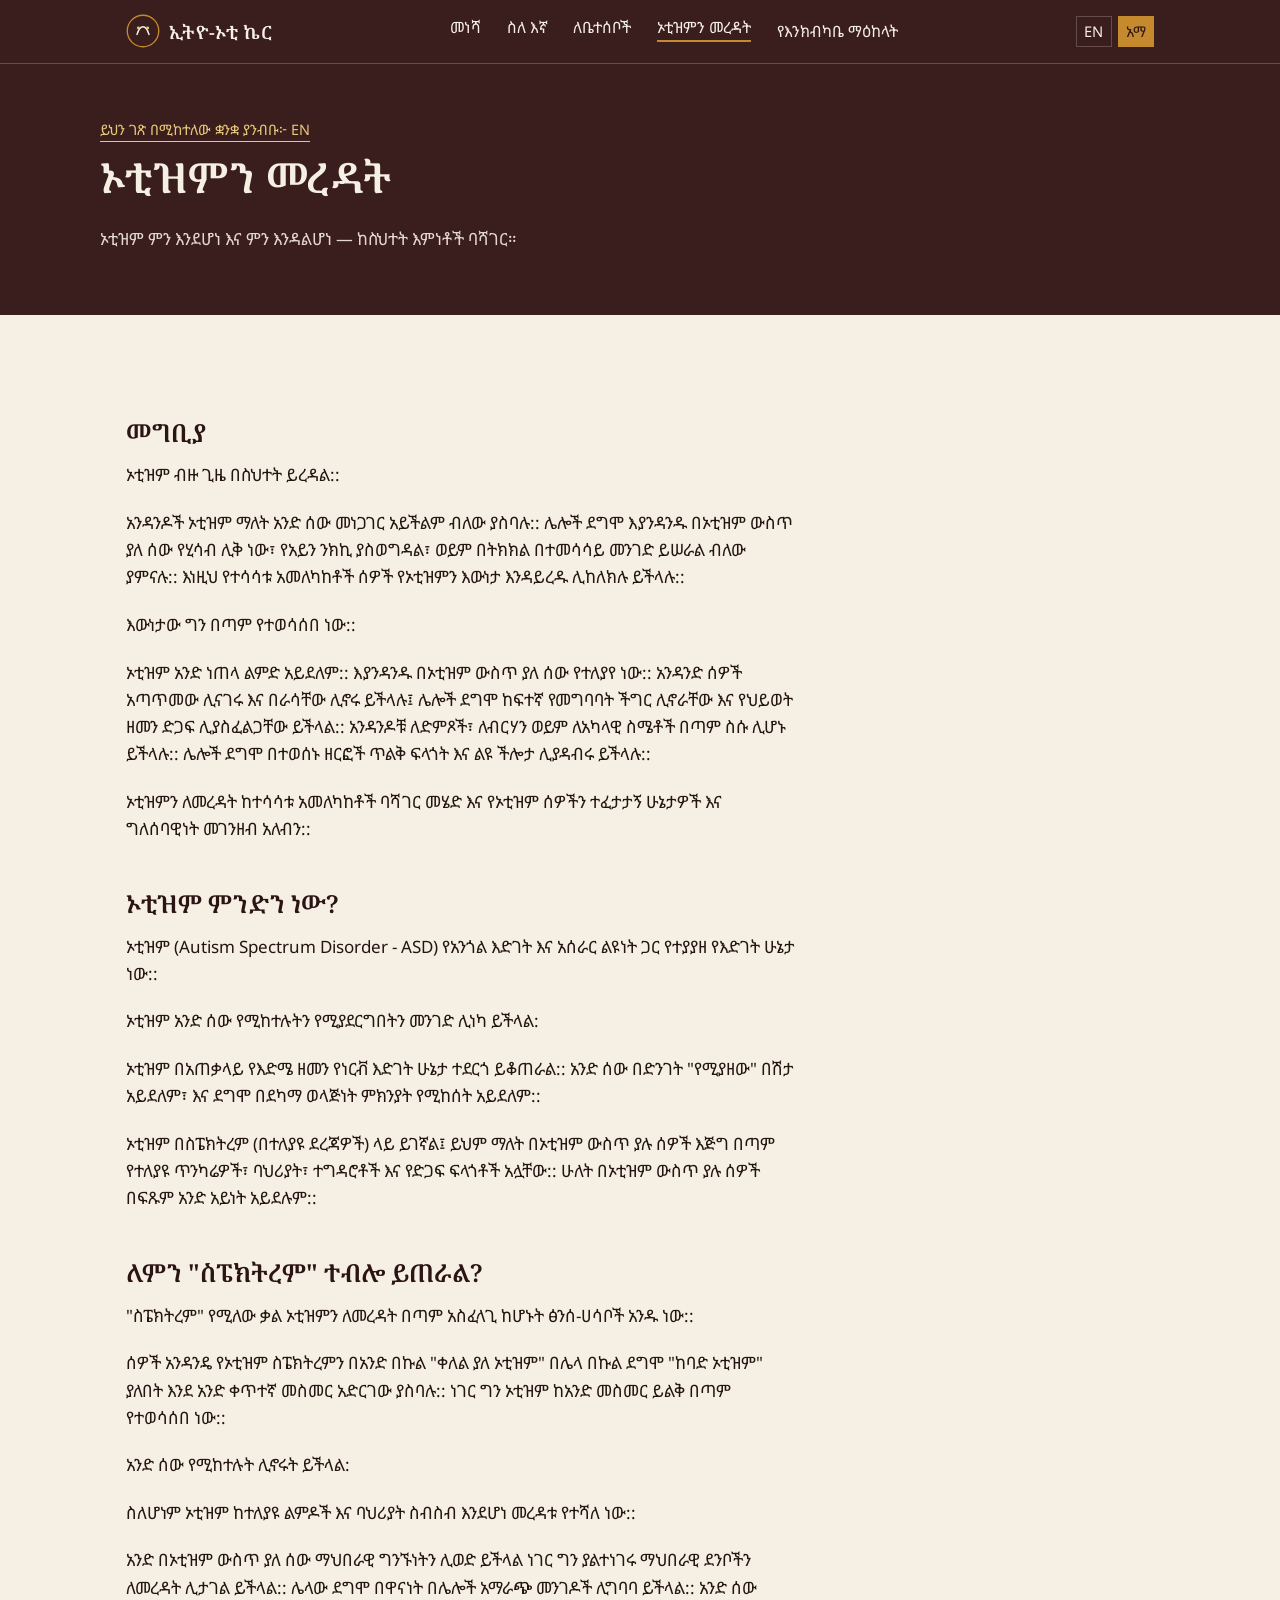
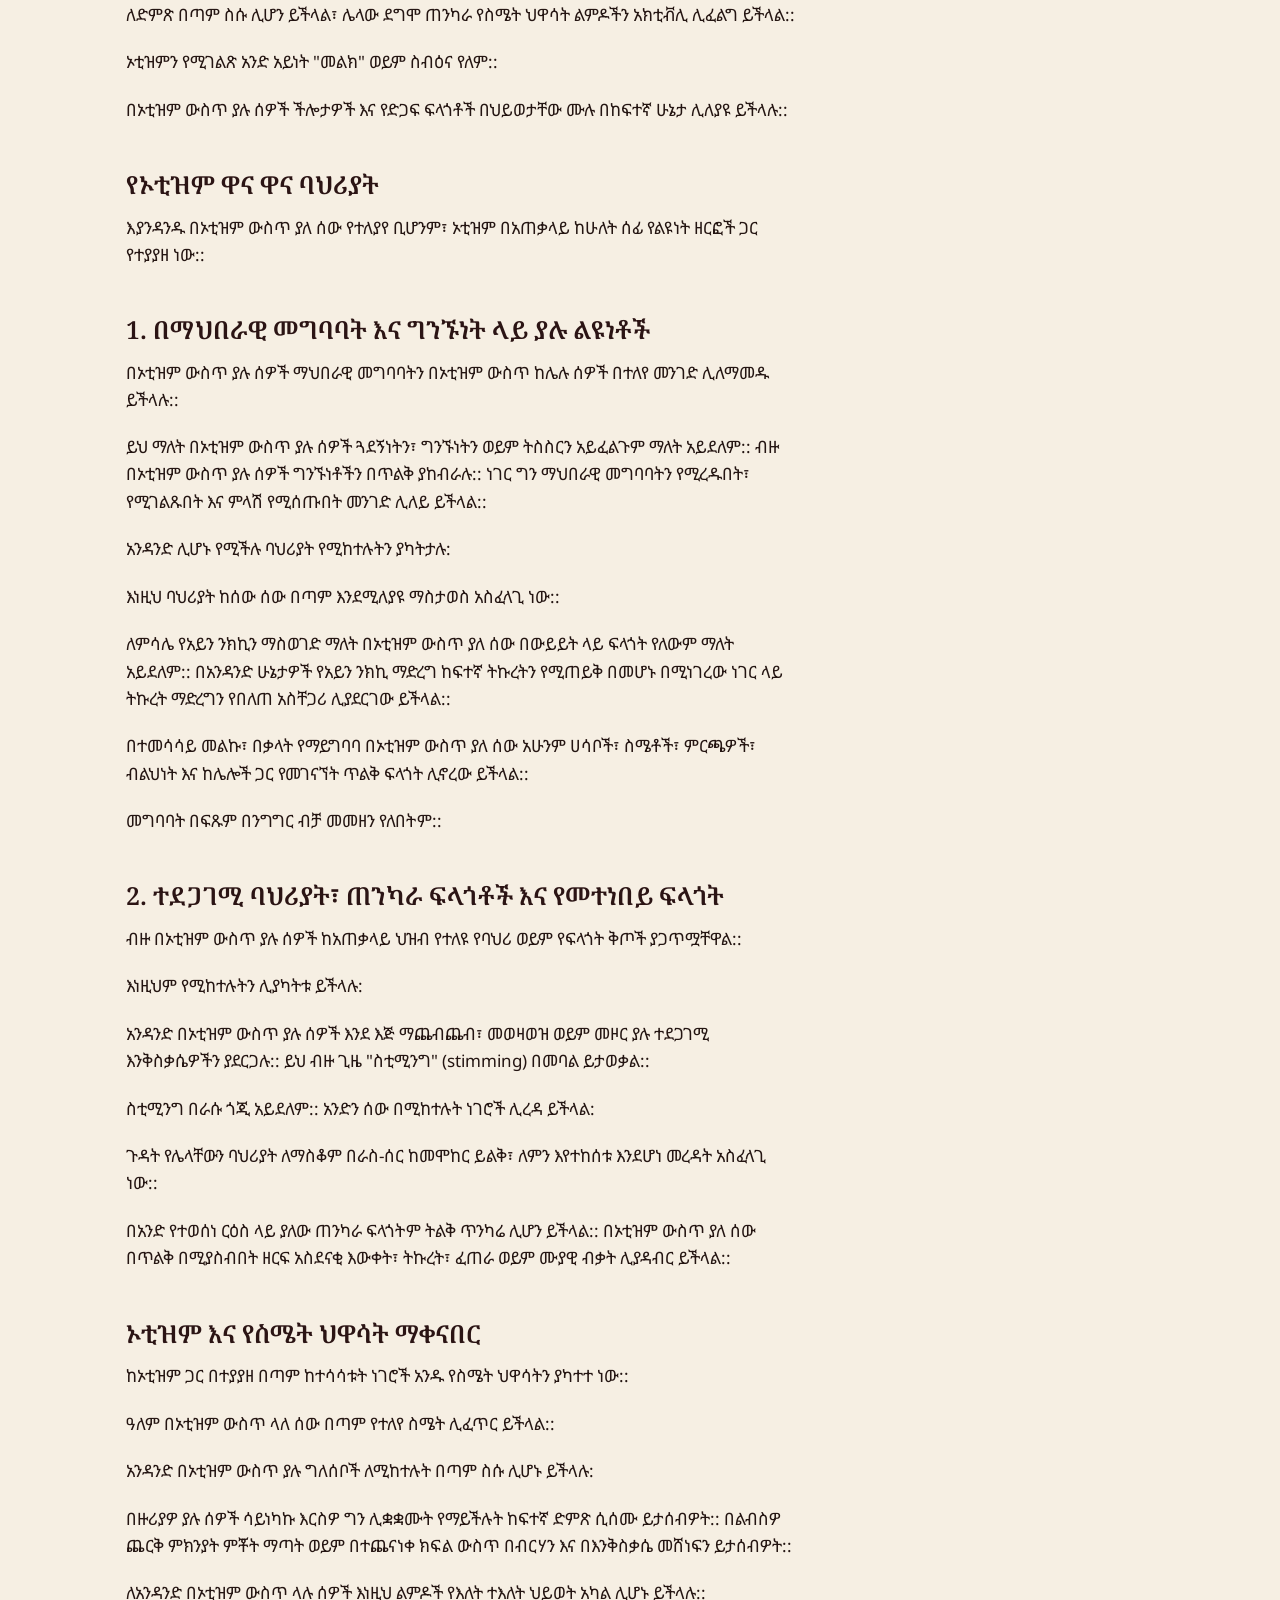
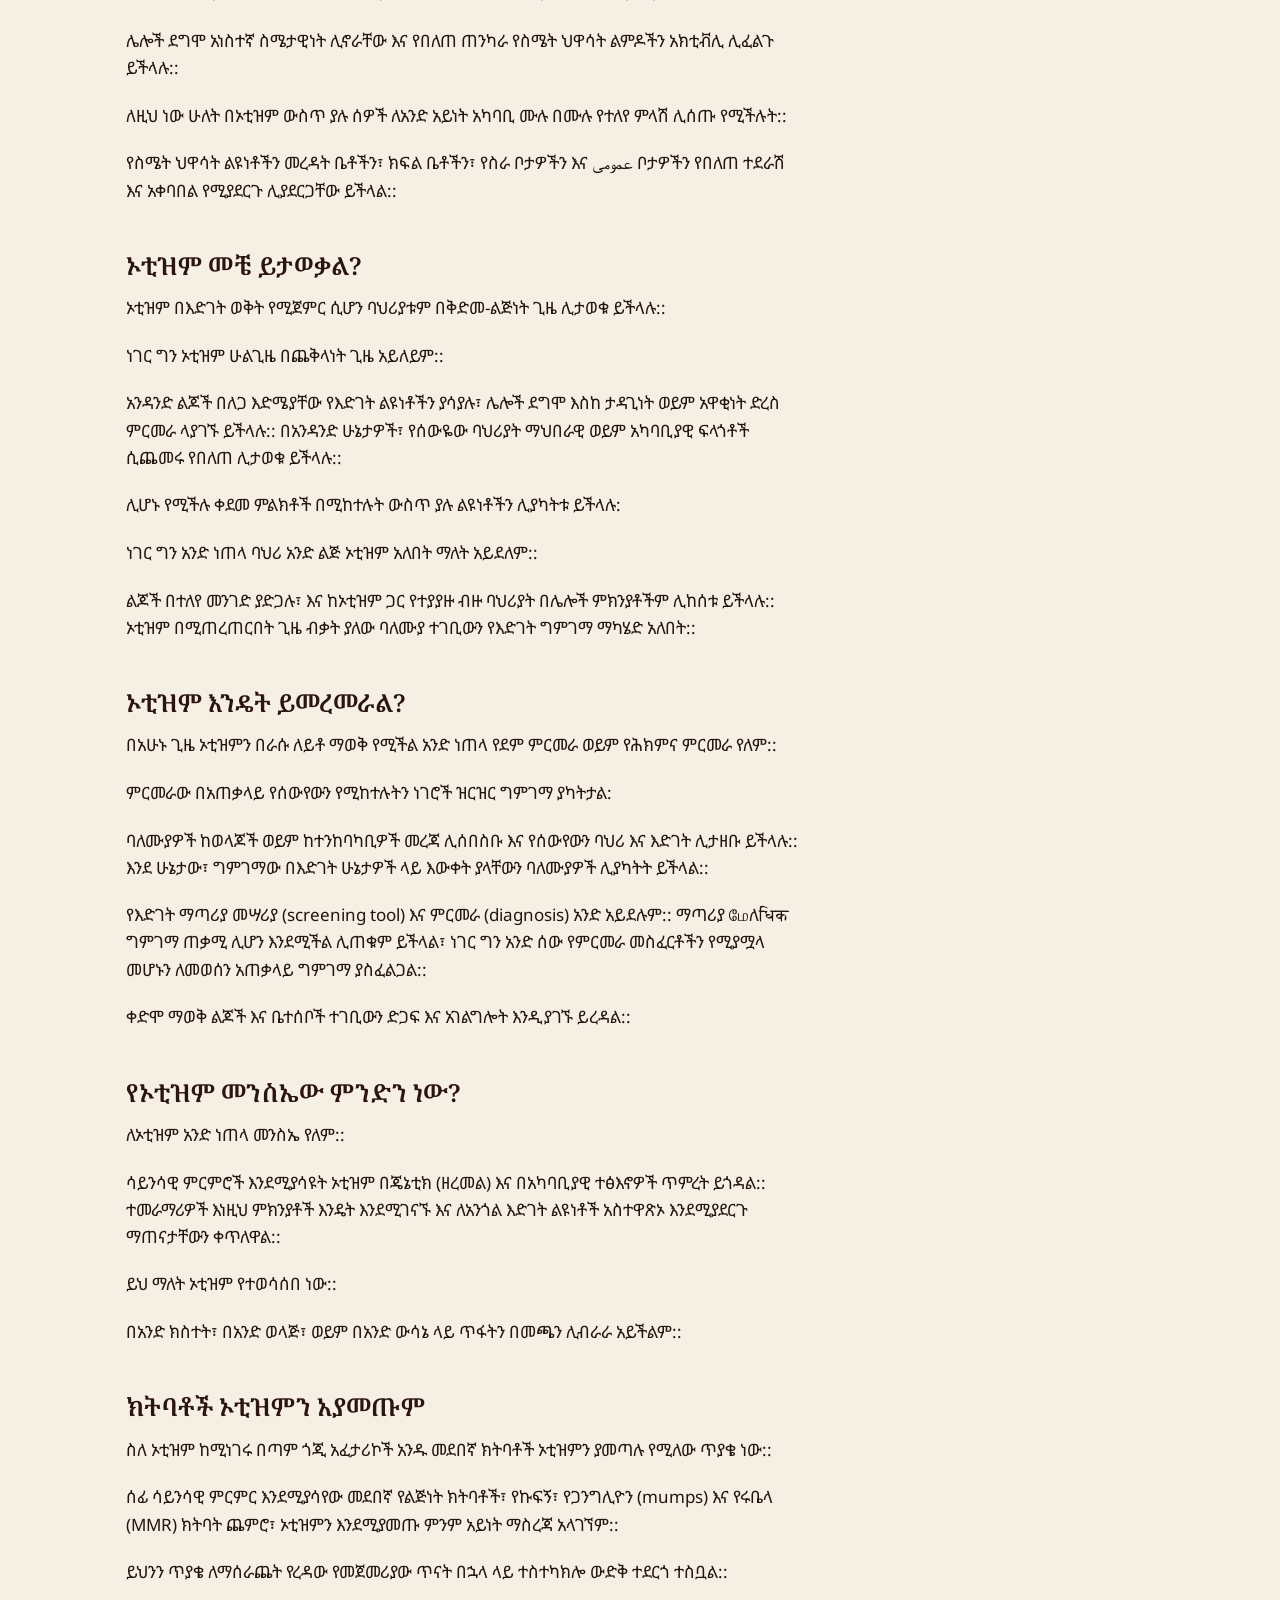
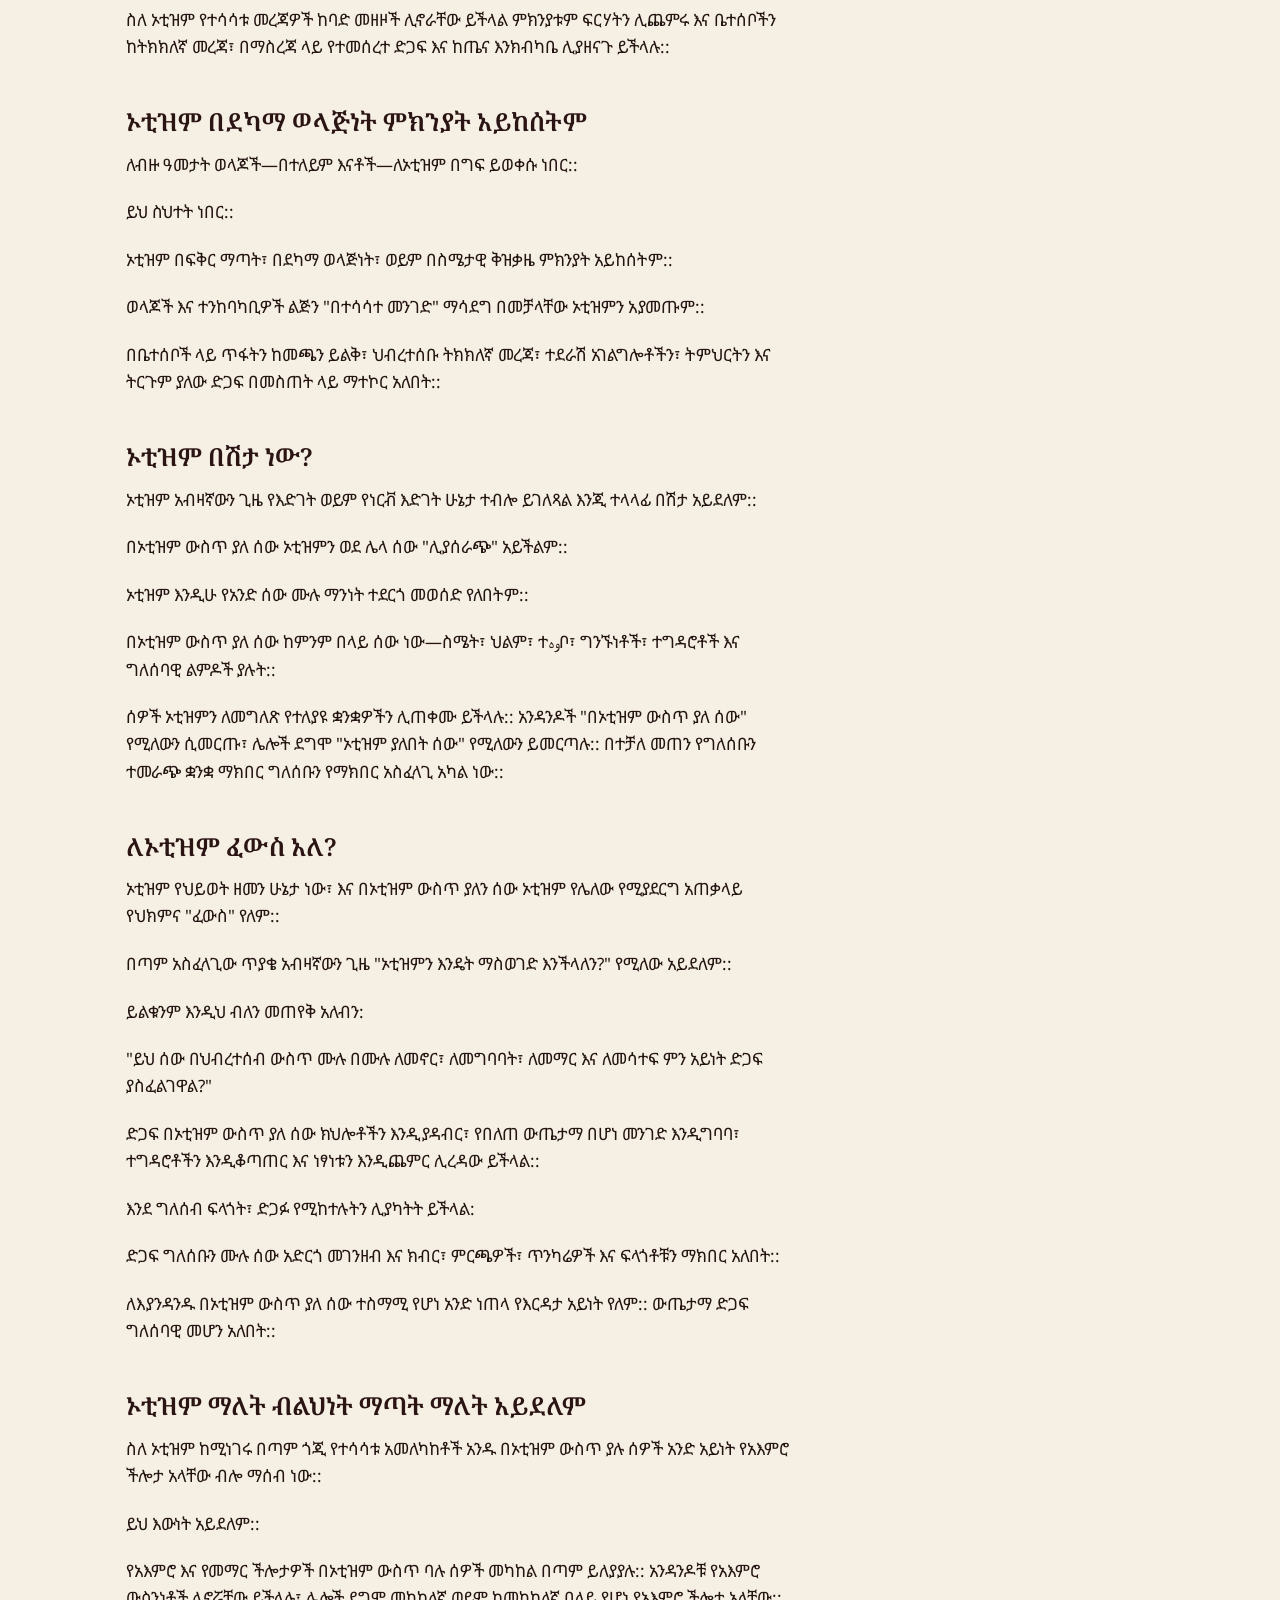
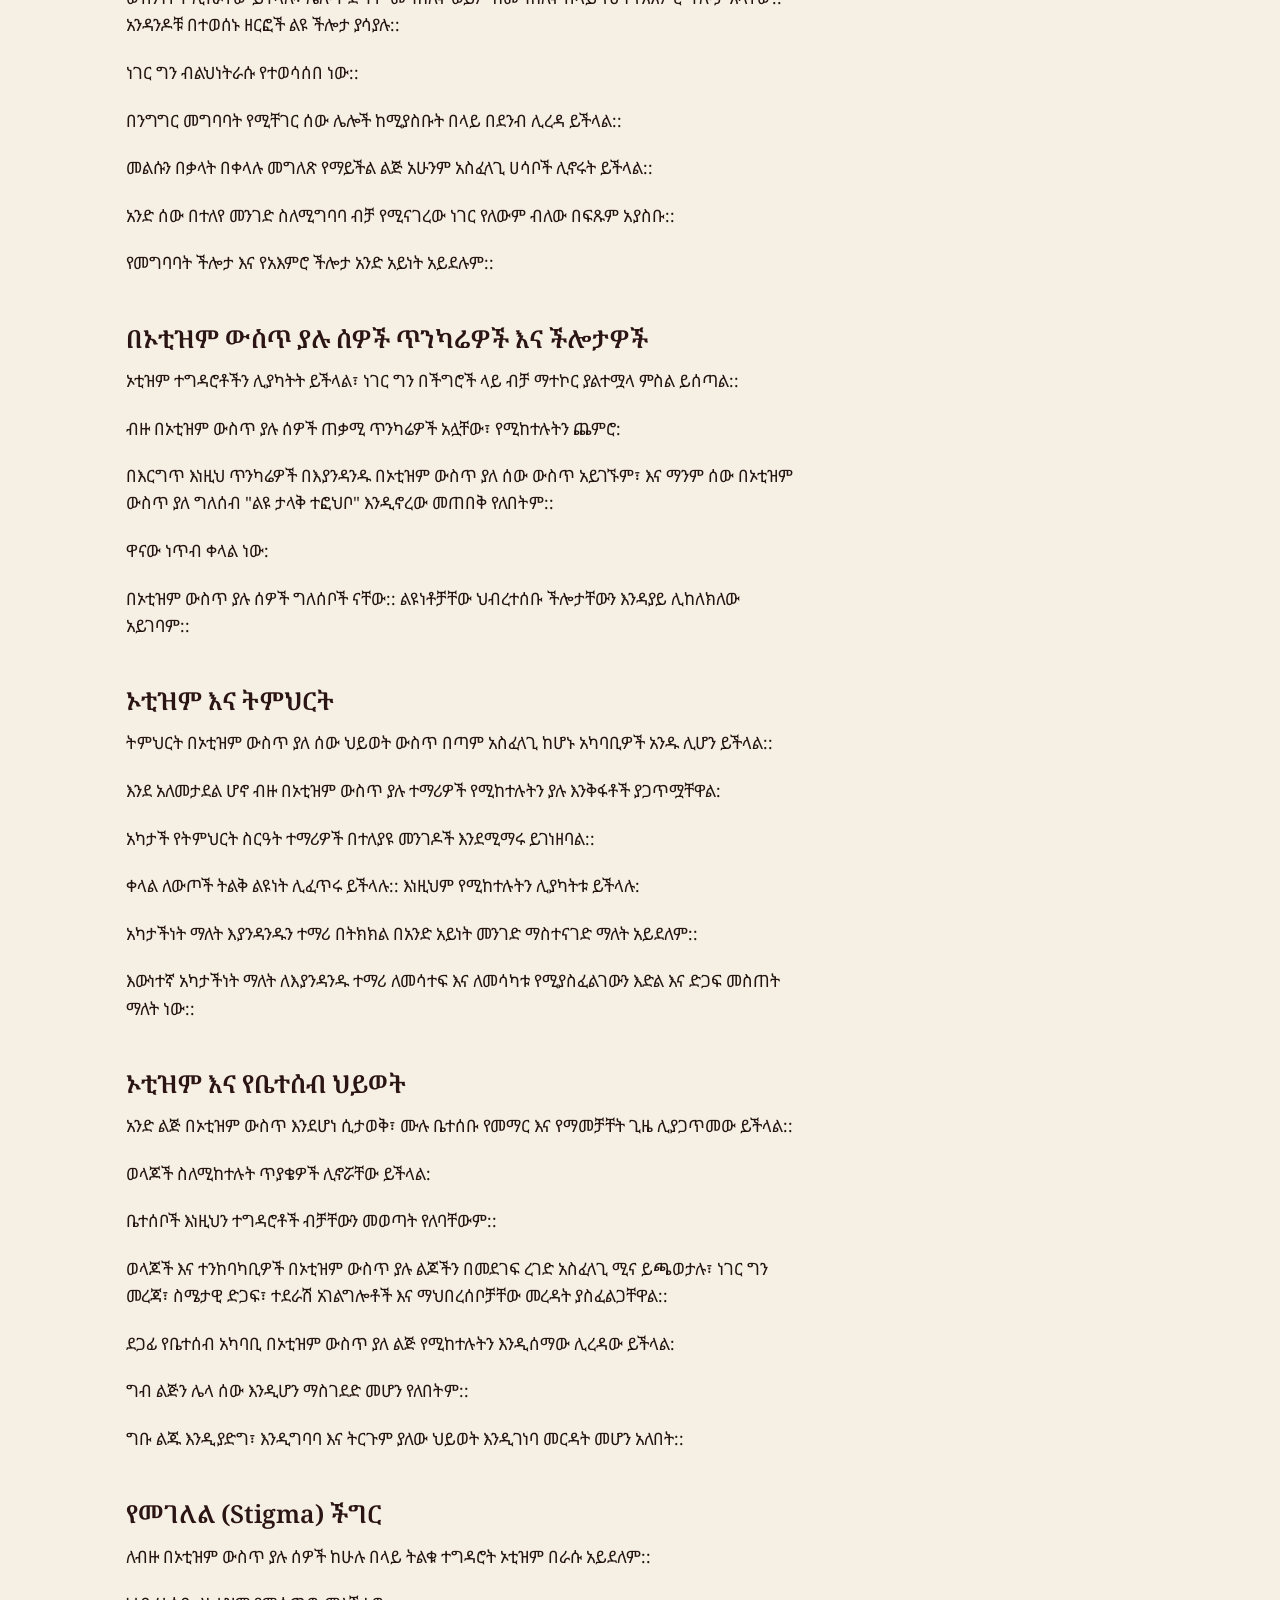
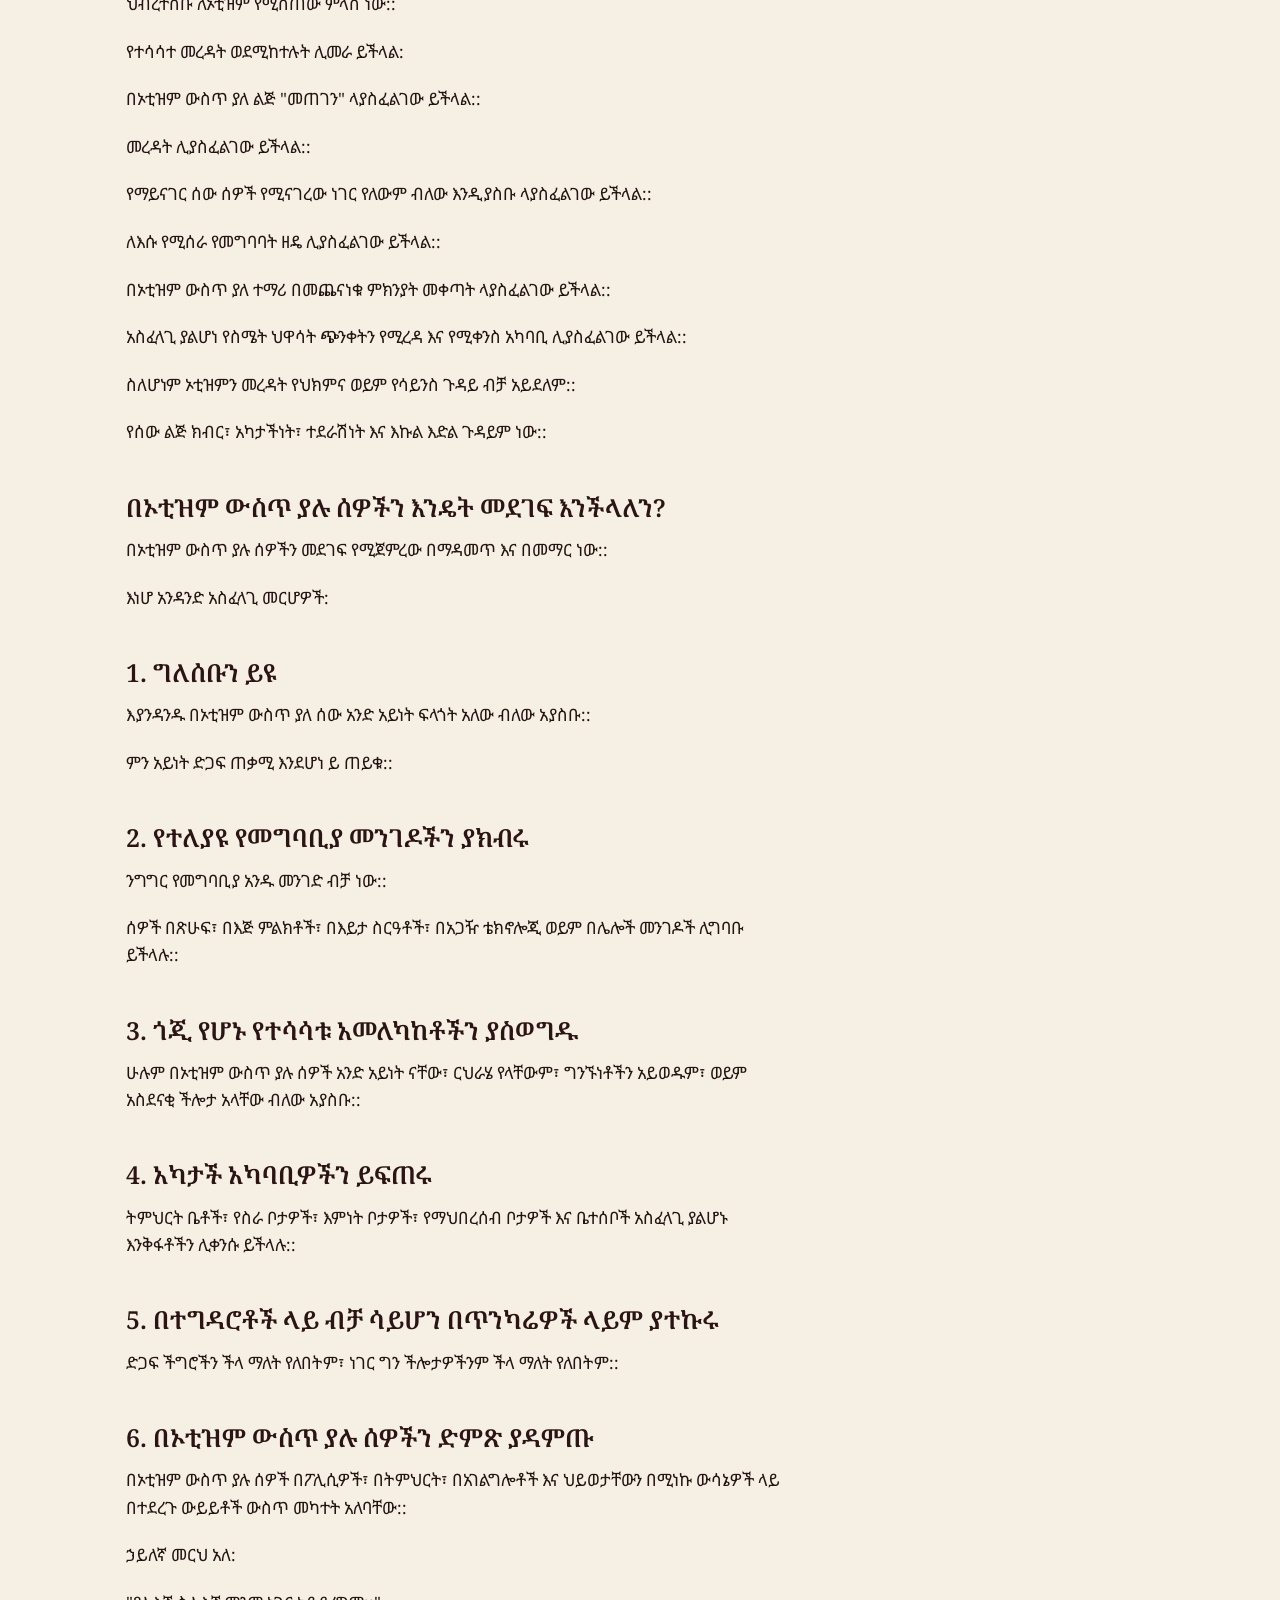
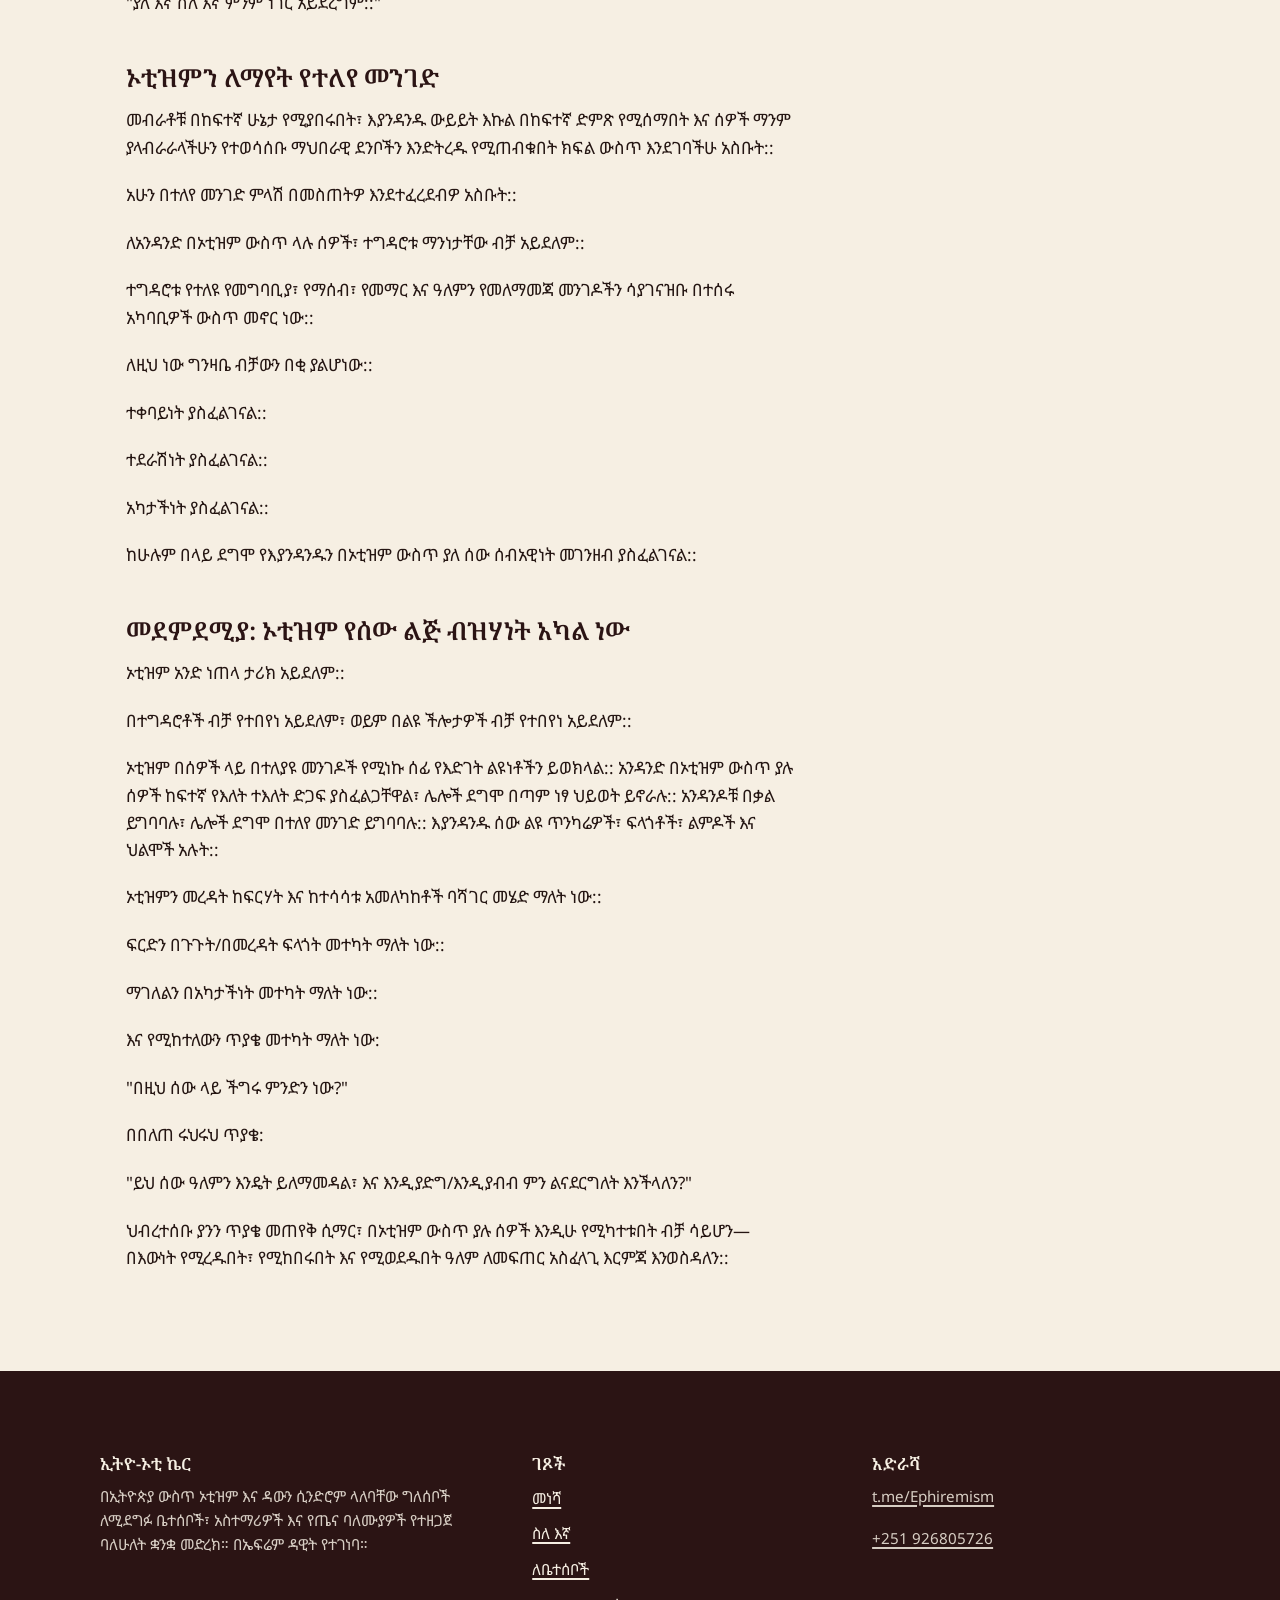
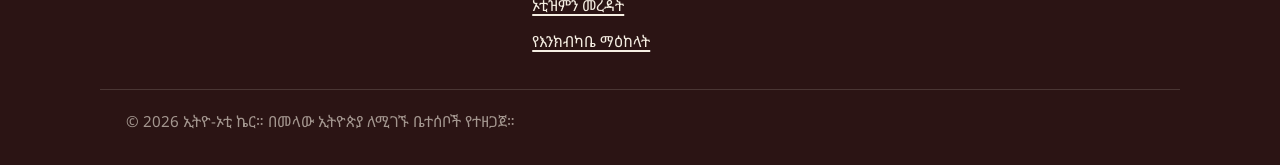
<file: am/understanding-autism.html>
<!DOCTYPE html>
<html lang="am" dir="ltr">
<head>
<meta charset="UTF-8">
<meta name="viewport" content="width=device-width, initial-scale=1">
<title>ኦቲዝምን መረዳት — ኢትዮ-ኦቲ ኬር</title>
<meta name="description" content="ኦቲዝም ምን እንደሆነ እና ምን እንዳልሆነ — ከስህተት እምነቶች ባሻገር።">
<link rel="preconnect" href="https://fonts.googleapis.com">
<link rel="preconnect" href="https://fonts.gstatic.com" crossorigin>
<link href="https://fonts.googleapis.com/css2?family=Fraunces:ital,wght@0,300;0,600;1,300;1,600&amp;family=Work+Sans:wght@400;500;600&amp;family=Noto+Serif+Ethiopic:wght@400;600&amp;family=Noto+Sans+Ethiopic:wght@400;500;600&amp;display=swap" rel="stylesheet">
<link rel="stylesheet" href="../assets/css/style.css">
  <link rel="icon" href="data:image/svg+xml,<svg xmlns=&quot;http://www.w3.org/2000/svg&quot; viewBox=&quot;0 0 100 100&quot;><text y=&quot;50%&quot; x=&quot;50%&quot; dominant-baseline=&quot;central&quot; text-anchor=&quot;middle&quot; font-size=&quot;80&quot;>💙</text></svg>">
  <script src="../assets/js/components.js"></script>
</head>
<body>
<a class="skip-link" href="#main">ወደ ይዘቱ ዝለል</a>
  <site-header></site-header>
<main id="main">
  <section class="page-head">
    <div class="page-head__inner">
      <a class="lang-note" href="../understanding-autism.html">ይህን ገጽ በሚከተለው ቋንቋ ያንብቡ፦ EN</a>
      <h1>ኦቲዝምን መረዳት</h1>
      <p class="lede">ኦቲዝም ምን እንደሆነ እና ምን እንዳልሆነ — ከስህተት እምነቶች ባሻገር።</p>
    </div>
  </section>
  <article class="article">
<h3>መግቢያ</h3>

<p>ኦቲዝም ብዙ ጊዜ በስህተት ይረዳል::</p>

<p>አንዳንዶች ኦቲዝም ማለት አንድ ሰው መነጋገር አይችልም ብለው ያስባሉ:: ሌሎች ደግሞ እያንዳንዱ በኦቲዝም ውስጥ ያለ ሰው የሂሳብ ሊቅ ነው፣ የአይን ንክኪ ያስወግዳል፣ ወይም በትክክል በተመሳሳይ መንገድ ይሠራል ብለው ያምናሉ:: እነዚህ የተሳሳቱ አመለካከቶች ሰዎች የኦቲዝምን እውነታ እንዳይረዱ ሊከለክሉ ይችላሉ::</p>

<p>እውነታው ግን በጣም የተወሳሰበ ነው::</p>

<p>ኦቲዝም አንድ ነጠላ ልምድ አይደለም:: እያንዳንዱ በኦቲዝም ውስጥ ያለ ሰው የተለያየ ነው:: አንዳንድ ሰዎች አጣጥመው ሊናገሩ እና በራሳቸው ሊኖሩ ይችላሉ፤ ሌሎች ደግሞ ከፍተኛ የመግባባት ችግር ሊኖራቸው እና የህይወት ዘመን ድጋፍ ሊያስፈልጋቸው ይችላል:: አንዳንዶቹ ለድምጾች፣ ለብርሃን ወይም ለአካላዊ ስሜቶች በጣም ስሱ ሊሆኑ ይችላሉ:: ሌሎች ደግሞ በተወሰኑ ዘርፎች ጥልቅ ፍላጎት እና ልዩ ችሎታ ሊያዳብሩ ይችላሉ::</p>

<p>ኦቲዝምን ለመረዳት ከተሳሳቱ አመለካከቶች ባሻገር መሄድ እና የኦቲዝም ሰዎችን ተፈታታኝ ሁኔታዎች እና ግለሰባዊነት መገንዘብ አለብን::</p>

<h3>ኦቲዝም ምንድን ነው?</h3>

<p>ኦቲዝም (Autism Spectrum Disorder - ASD) የአንጎል እድገት እና አሰራር ልዩነት ጋር የተያያዘ የእድገት ሁኔታ ነው::</p>

<p>ኦቲዝም አንድ ሰው የሚከተሉትን የሚያደርግበትን መንገድ ሊነካ ይችላል:</p>

<p>ኦቲዝም በአጠቃላይ የእድሜ ዘመን የነርቭ እድገት ሁኔታ ተደርጎ ይቆጠራል:: አንድ ሰው በድንገት "የሚያዘው" በሽታ አይደለም፣ እና ደግሞ በደካማ ወላጅነት ምክንያት የሚከሰት አይደለም::</p>

<p>ኦቲዝም በስፔክትረም (በተለያዩ ደረጃዎች) ላይ ይገኛል፤ ይህም ማለት በኦቲዝም ውስጥ ያሉ ሰዎች እጅግ በጣም የተለያዩ ጥንካሬዎች፣ ባህሪያት፣ ተግዳሮቶች እና የድጋፍ ፍላጎቶች አሏቸው:: ሁለት በኦቲዝም ውስጥ ያሉ ሰዎች በፍጹም አንድ አይነት አይደሉም::</p>

<h3>ለምን "ስፔክትረም" ተብሎ ይጠራል?</h3>

<p>"ስፔክትረም" የሚለው ቃል ኦቲዝምን ለመረዳት በጣም አስፈላጊ ከሆኑት ፅንሰ-ሀሳቦች አንዱ ነው::</p>

<p>ሰዎች አንዳንዴ የኦቲዝም ስፔክትረምን በአንድ በኩል "ቀለል ያለ ኦቲዝም" በሌላ በኩል ደግሞ "ከባድ ኦቲዝም" ያለበት እንደ አንድ ቀጥተኛ መስመር አድርገው ያስባሉ:: ነገር ግን ኦቲዝም ከአንድ መስመር ይልቅ በጣም የተወሳሰበ ነው::</p>

<p>አንድ ሰው የሚከተሉት ሊኖሩት ይችላል:</p>

<p>ስለሆነም ኦቲዝም ከተለያዩ ልምዶች እና ባህሪያት ስብስብ እንደሆነ መረዳቱ የተሻለ ነው::</p>

<p>አንድ በኦቲዝም ውስጥ ያለ ሰው ማህበራዊ ግንኙነትን ሊወድ ይችላል ነገር ግን ያልተነገሩ ማህበራዊ ደንቦችን ለመረዳት ሊታገል ይችላል:: ሌላው ደግሞ በዋናነት በሌሎች አማራጭ መንገዶች ሊግባባ ይችላል:: አንድ ሰው ለድምጽ በጣም ስሱ ሊሆን ይችላል፣ ሌላው ደግሞ ጠንካራ የስሜት ህዋሳት ልምዶችን አክቲቭሊ ሊፈልግ ይችላል::</p>

<p>ኦቲዝምን የሚገልጽ አንድ አይነት "መልክ" ወይም ስብዕና የለም::</p>

<p>በኦቲዝም ውስጥ ያሉ ሰዎች ችሎታዎች እና የድጋፍ ፍላጎቶች በህይወታቸው ሙሉ በከፍተኛ ሁኔታ ሊለያዩ ይችላሉ::</p>

<h3>የኦቲዝም ዋና ዋና ባህሪያት</h3>

<p>እያንዳንዱ በኦቲዝም ውስጥ ያለ ሰው የተለያየ ቢሆንም፣ ኦቲዝም በአጠቃላይ ከሁለት ሰፊ የልዩነት ዘርፎች ጋር የተያያዘ ነው::</p>

<h3>1. በማህበራዊ መግባባት እና ግንኙነት ላይ ያሉ ልዩነቶች</h3>

<p>በኦቲዝም ውስጥ ያሉ ሰዎች ማህበራዊ መግባባትን በኦቲዝም ውስጥ ከሌሉ ሰዎች በተለየ መንገድ ሊለማመዱ ይችላሉ::</p>

<p>ይህ ማለት በኦቲዝም ውስጥ ያሉ ሰዎች ጓደኝነትን፣ ግንኙነትን ወይም ትስስርን አይፈልጉም ማለት አይደለም:: ብዙ በኦቲዝም ውስጥ ያሉ ሰዎች ግንኙነቶችን በጥልቅ ያከብራሉ:: ነገር ግን ማህበራዊ መግባባትን የሚረዱበት፣ የሚገልጹበት እና ምላሽ የሚሰጡበት መንገድ ሊለይ ይችላል::</p>

<p>አንዳንድ ሊሆኑ የሚችሉ ባህሪያት የሚከተሉትን ያካትታሉ:</p>

<p>እነዚህ ባህሪያት ከሰው ሰው በጣም እንደሚለያዩ ማስታወስ አስፈላጊ ነው::</p>

<p>ለምሳሌ የአይን ንክኪን ማስወገድ ማለት በኦቲዝም ውስጥ ያለ ሰው በውይይት ላይ ፍላጎት የለውም ማለት አይደለም:: በአንዳንድ ሁኔታዎች የአይን ንክኪ ማድረግ ከፍተኛ ትኩረትን የሚጠይቅ በመሆኑ በሚነገረው ነገር ላይ ትኩረት ማድረግን የበለጠ አስቸጋሪ ሊያደርገው ይችላል::</p>

<p>በተመሳሳይ መልኩ፣ በቃላት የማይግባባ በኦቲዝም ውስጥ ያለ ሰው አሁንም ሀሳቦች፣ ስሜቶች፣ ምርጫዎች፣ ብልህነት እና ከሌሎች ጋር የመገናኘት ጥልቅ ፍላጎት ሊኖረው ይችላል::</p>

<p>መግባባት በፍጹም በንግግር ብቻ መመዘን የለበትም::</p>

<h3>2. ተደጋገሚ ባህሪያት፣ ጠንካራ ፍላጎቶች እና የመተነበይ ፍላጎት</h3>

<p>ብዙ በኦቲዝም ውስጥ ያሉ ሰዎች ከአጠቃላይ ህዝብ የተለዩ የባህሪ ወይም የፍላጎት ቅጦች ያጋጥሟቸዋል::</p>

<p>እነዚህም የሚከተሉትን ሊያካትቱ ይችላሉ:</p>

<p>አንዳንድ በኦቲዝም ውስጥ ያሉ ሰዎች እንደ እጅ ማጨብጨብ፣ መወዛወዝ ወይም መዞር ያሉ ተደጋገሚ እንቅስቃሴዎችን ያደርጋሉ:: ይህ ብዙ ጊዜ "ስቲሚንግ" (stimming) በመባል ይታወቃል::</p>

<p>ስቲሚንግ በራሱ ጎጂ አይደለም:: አንድን ሰው በሚከተሉት ነገሮች ሊረዳ ይችላል:</p>

<p>ጉዳት የሌላቸውን ባህሪያት ለማስቆም በራስ-ሰር ከመሞከር ይልቅ፣ ለምን እየተከሰቱ እንደሆነ መረዳት አስፈላጊ ነው::</p>

<p>በአንድ የተወሰነ ርዕስ ላይ ያለው ጠንካራ ፍላጎትም ትልቅ ጥንካሬ ሊሆን ይችላል:: በኦቲዝም ውስጥ ያለ ሰው በጥልቅ በሚያስብበት ዘርፍ አስደናቂ እውቀት፣ ትኩረት፣ ፈጠራ ወይም ሙያዊ ብቃት ሊያዳብር ይችላል::</p>

<h3>ኦቲዝም እና የስሜት ህዋሳት ማቀናበር</h3>

<p>ከኦቲዝም ጋር በተያያዘ በጣም ከተሳሳቱት ነገሮች አንዱ የስሜት ህዋሳትን ያካተተ ነው::</p>

<p>ዓለም በኦቲዝም ውስጥ ላለ ሰው በጣም የተለየ ስሜት ሊፈጥር ይችላል::</p>

<p>አንዳንድ በኦቲዝም ውስጥ ያሉ ግለሰቦች ለሚከተሉት በጣም ስሱ ሊሆኑ ይችላሉ:</p>

<p>በዙሪያዎ ያሉ ሰዎች ሳይነካኩ እርስዎ ግን ሊቋቋሙት የማይችሉት ከፍተኛ ድምጽ ሲሰሙ ይታሰብዎት:: በልብስዎ ጨርቅ ምክንያት ምቾት ማጣት ወይም በተጨናነቀ ክፍል ውስጥ በብርሃን እና በእንቅስቃሴ መሸነፍን ይታሰብዎት::</p>

<p>ለአንዳንድ በኦቲዝም ውስጥ ላሉ ሰዎች እነዚህ ልምዶች የእለት ተእለት ህይወት አካል ሊሆኑ ይችላሉ::</p>

<p>ሌሎች ደግሞ አነስተኛ ስሜታዊነት ሊኖራቸው እና የበለጠ ጠንካራ የስሜት ህዋሳት ልምዶችን አክቲቭሊ ሊፈልጉ ይችላሉ::</p>

<p>ለዚህ ነው ሁለት በኦቲዝም ውስጥ ያሉ ሰዎች ለአንድ አይነት አካባቢ ሙሉ በሙሉ የተለየ ምላሽ ሊሰጡ የሚችሉት::</p>

<p>የስሜት ህዋሳት ልዩነቶችን መረዳት ቤቶችን፣ ክፍል ቤቶችን፣ የስራ ቦታዎችን እና عمومی ቦታዎችን የበለጠ ተደራሽ እና አቀባበል የሚያደርጉ ሊያደርጋቸው ይችላል::</p>

<h3>ኦቲዝም መቼ ይታወቃል?</h3>

<p>ኦቲዝም በእድገት ወቅት የሚጀምር ሲሆን ባህሪያቱም በቅድመ-ልጅነት ጊዜ ሊታወቁ ይችላሉ::</p>

<p>ነገር ግን ኦቲዝም ሁልጊዜ በጨቅላነት ጊዜ አይለይም::</p>

<p>አንዳንድ ልጆች በለጋ እድሜያቸው የእድገት ልዩነቶችን ያሳያሉ፣ ሌሎች ደግሞ እስከ ታዳጊነት ወይም አዋቂነት ድረስ ምርመራ ላያገኙ ይችላሉ:: በአንዳንድ ሁኔታዎች፣ የሰውዬው ባህሪያት ማህበራዊ ወይም አካባቢያዊ ፍላጎቶች ሲጨመሩ የበለጠ ሊታወቁ ይችላሉ::</p>

<p>ሊሆኑ የሚችሉ ቀደመ ምልክቶች በሚከተሉት ውስጥ ያሉ ልዩነቶችን ሊያካትቱ ይችላሉ:</p>

<p>ነገር ግን አንድ ነጠላ ባህሪ አንድ ልጅ ኦቲዝም አለበት ማለት አይደለም::</p>

<p>ልጆች በተለየ መንገድ ያድጋሉ፣ እና ከኦቲዝም ጋር የተያያዙ ብዙ ባህሪያት በሌሎች ምክንያቶችም ሊከሰቱ ይችላሉ:: ኦቲዝም በሚጠረጠርበት ጊዜ ብቃት ያለው ባለሙያ ተገቢውን የእድገት ግምገማ ማካሄድ አለበት::</p>

<h3>ኦቲዝም እንዴት ይመረመራል?</h3>

<p>በአሁኑ ጊዜ ኦቲዝምን በራሱ ለይቶ ማወቅ የሚችል አንድ ነጠላ የደም ምርመራ ወይም የሕክምና ምርመራ የለም::</p>

<p>ምርመራው በአጠቃላይ የሰውየውን የሚከተሉትን ነገሮች ዝርዝር ግምገማ ያካትታል:</p>

<p>ባለሙያዎች ከወላጆች ወይም ከተንከባካቢዎች መረጃ ሊሰበስቡ እና የሰውየውን ባህሪ እና እድገት ሊታዘቡ ይችላሉ:: እንደ ሁኔታው፣ ግምገማው በእድገት ሁኔታዎች ላይ እውቀት ያላቸውን ባለሙያዎች ሊያካትት ይችላል::</p>

<p>የእድገት ማጣሪያ መሣሪያ (screening tool) እና ምርመራ (diagnosis) አንድ አይደሉም:: ማጣሪያ மேለधिक ግምገማ ጠቃሚ ሊሆን እንደሚችል ሊጠቁም ይችላል፣ ነገር ግን አንድ ሰው የምርመራ መስፈርቶችን የሚያሟላ መሆኑን ለመወሰን አጠቃላይ ግምገማ ያስፈልጋል::</p>

<p>ቀድሞ ማወቅ ልጆች እና ቤተሰቦች ተገቢውን ድጋፍ እና አገልግሎት እንዲያገኙ ይረዳል::</p>

<h3>የኦቲዝም መንስኤው ምንድን ነው?</h3>

<p>ለኦቲዝም አንድ ነጠላ መንስኤ የለም::</p>

<p>ሳይንሳዊ ምርምሮች እንደሚያሳዩት ኦቲዝም በጄኔቲክ (ዘረመል) እና በአካባቢያዊ ተፅእኖዎች ጥምረት ይጎዳል:: ተመራማሪዎች እነዚህ ምክንያቶች እንዴት እንደሚገናኙ እና ለአንጎል እድገት ልዩነቶች አስተዋጽኦ እንደሚያደርጉ ማጠናታቸውን ቀጥለዋል::</p>

<p>ይህ ማለት ኦቲዝም የተወሳሰበ ነው::</p>

<p>በአንድ ክስተት፣ በአንድ ወላጅ፣ ወይም በአንድ ውሳኔ ላይ ጥፋትን በመጫን ሊብራራ አይችልም::</p>

<h3>ክትባቶች ኦቲዝምን አያመጡም</h3>

<p>ስለ ኦቲዝም ከሚነገሩ በጣም ጎጂ አፈታሪኮች አንዱ መደበኛ ክትባቶች ኦቲዝምን ያመጣሉ የሚለው ጥያቄ ነው::</p>

<p>ሰፊ ሳይንሳዊ ምርምር እንደሚያሳየው መደበኛ የልጅነት ክትባቶች፣ የኩፍኝ፣ የጋንግሊዮን (mumps) እና የሩቤላ (MMR) ክትባት ጨምሮ፣ ኦቲዝምን እንደሚያመጡ ምንም አይነት ማስረጃ አላገኘም::</p>

<p>ይህንን ጥያቄ ለማሰራጨት የረዳው የመጀመሪያው ጥናት በኋላ ላይ ተስተካክሎ ውድቅ ተደርጎ ተስቧል::</p>

<p>ስለ ኦቲዝም የተሳሳቱ መረጃዎች ከባድ መዘዞች ሊኖራቸው ይችላል ምክንያቱም ፍርሃትን ሊጨምሩ እና ቤተሰቦችን ከትክክለኛ መረጃ፣ በማስረጃ ላይ የተመሰረተ ድጋፍ እና ከጤና እንክብካቤ ሊያዘናጉ ይችላሉ::</p>

<h3>ኦቲዝም በደካማ ወላጅነት ምክንያት አይከሰትም</h3>

<p>ለብዙ ዓመታት ወላጆች—በተለይም እናቶች—ለኦቲዝም በግፍ ይወቀሱ ነበር::</p>

<p>ይህ ስህተት ነበር::</p>

<p>ኦቲዝም በፍቅር ማጣት፣ በደካማ ወላጅነት፣ ወይም በስሜታዊ ቅዝቃዜ ምክንያት አይከሰትም::</p>

<p>ወላጆች እና ተንከባካቢዎች ልጅን "በተሳሳተ መንገድ" ማሳደግ በመቻላቸው ኦቲዝምን አያመጡም::</p>

<p>በቤተሰቦች ላይ ጥፋትን ከመጫን ይልቅ፣ ህብረተሰቡ ትክክለኛ መረጃ፣ ተደራሽ አገልግሎቶችን፣ ትምህርትን እና ትርጉም ያለው ድጋፍ በመስጠት ላይ ማተኮር አለበት::</p>

<h3>ኦቲዝም በሽታ ነው?</h3>

<p>ኦቲዝም አብዛኛውን ጊዜ የእድገት ወይም የነርቭ እድገት ሁኔታ ተብሎ ይገለጻል እንጂ ተላላፊ በሽታ አይደለም::</p>

<p>በኦቲዝም ውስጥ ያለ ሰው ኦቲዝምን ወደ ሌላ ሰው "ሊያሰራጭ" አይችልም::</p>

<p>ኦቲዝም እንዲሁ የአንድ ሰው ሙሉ ማንነት ተደርጎ መወሰድ የለበትም::</p>

<p>በኦቲዝም ውስጥ ያለ ሰው ከምንም በላይ ሰው ነው—ስሜት፣ ህልም፣ ተوهቦ፣ ግንኙነቶች፣ ተግዳሮቶች እና ግለሰባዊ ልምዶች ያሉት::</p>

<p>ሰዎች ኦቲዝምን ለመግለጽ የተለያዩ ቋንቋዎችን ሊጠቀሙ ይችላሉ:: አንዳንዶች "በኦቲዝም ውስጥ ያለ ሰው" የሚለውን ሲመርጡ፣ ሌሎች ደግሞ "ኦቲዝም ያለበት ሰው" የሚለውን ይመርጣሉ:: በተቻለ መጠን የግለሰቡን ተመራጭ ቋንቋ ማክበር ግለሰቡን የማክበር አስፈላጊ አካል ነው::</p>

<h3>ለኦቲዝም ፈውስ አለ?</h3>

<p>ኦቲዝም የህይወት ዘመን ሁኔታ ነው፣ እና በኦቲዝም ውስጥ ያለን ሰው ኦቲዝም የሌለው የሚያደርግ አጠቃላይ የህክምና "ፈውስ" የለም::</p>

<p>በጣም አስፈላጊው ጥያቄ አብዛኛውን ጊዜ "ኦቲዝምን እንዴት ማስወገድ እንችላለን?" የሚለው አይደለም::</p>

<p>ይልቁንም እንዲህ ብለን መጠየቅ አለብን:</p>

<p>"ይህ ሰው በህብረተሰብ ውስጥ ሙሉ በሙሉ ለመኖር፣ ለመግባባት፣ ለመማር እና ለመሳተፍ ምን አይነት ድጋፍ ያስፈልገዋል?"</p>

<p>ድጋፍ በኦቲዝም ውስጥ ያለ ሰው ክህሎቶችን እንዲያዳብር፣ የበለጠ ውጤታማ በሆነ መንገድ እንዲግባባ፣ ተግዳሮቶችን እንዲቆጣጠር እና ነፃነቱን እንዲጨምር ሊረዳው ይችላል::</p>

<p>እንደ ግለሰብ ፍላጎት፣ ድጋፉ የሚከተሉትን ሊያካትት ይችላል:</p>

<p>ድጋፍ ግለሰቡን ሙሉ ሰው አድርጎ መገንዘብ እና ክብር፣ ምርጫዎች፣ ጥንካሬዎች እና ፍላጎቶቹን ማክበር አለበት::</p>

<p>ለእያንዳንዱ በኦቲዝም ውስጥ ያለ ሰው ተስማሚ የሆነ አንድ ነጠላ የእርዳታ አይነት የለም:: ውጤታማ ድጋፍ ግለሰባዊ መሆን አለበት::</p>

<h3>ኦቲዝም ማለት ብልህነት ማጣት ማለት አይደለም</h3>

<p>ስለ ኦቲዝም ከሚነገሩ በጣም ጎጂ የተሳሳቱ አመለካከቶች አንዱ በኦቲዝም ውስጥ ያሉ ሰዎች አንድ አይነት የአእምሮ ችሎታ አላቸው ብሎ ማሰብ ነው::</p>

<p>ይህ እውነት አይደለም::</p>

<p>የአእምሮ እና የመማር ችሎታዎች በኦቲዝም ውስጥ ባሉ ሰዎች መካከል በጣም ይለያያሉ:: አንዳንዶቹ የአእምሮ ውስንነቶች ሊኖሯቸው ይችላሉ፣ ሌሎች ደግሞ መካከለኛ ወይም ከመካከለኛ በላይ የሆነ የአእምሮ ችሎታ አላቸው:: አንዳንዶቹ በተወሰኑ ዘርፎች ልዩ ችሎታ ያሳያሉ::</p>

<p>ነገር ግን ብልህነትራሱ የተወሳሰበ ነው::</p>

<p>በንግግር መግባባት የሚቸገር ሰው ሌሎች ከሚያስቡት በላይ በደንብ ሊረዳ ይችላል::</p>

<p>መልሱን በቃላት በቀላሉ መግለጽ የማይችል ልጅ አሁንም አስፈላጊ ሀሳቦች ሊኖሩት ይችላል::</p>

<p>አንድ ሰው በተለየ መንገድ ስለሚግባባ ብቻ የሚናገረው ነገር የለውም ብለው በፍጹም አያስቡ::</p>

<p>የመግባባት ችሎታ እና የአእምሮ ችሎታ አንድ አይነት አይደሉም::</p>

<h3>በኦቲዝም ውስጥ ያሉ ሰዎች ጥንካሬዎች እና ችሎታዎች</h3>

<p>ኦቲዝም ተግዳሮቶችን ሊያካትት ይችላል፣ ነገር ግን በችግሮች ላይ ብቻ ማተኮር ያልተሟላ ምስል ይሰጣል::</p>

<p>ብዙ በኦቲዝም ውስጥ ያሉ ሰዎች ጠቃሚ ጥንካሬዎች አሏቸው፣ የሚከተሉትን ጨምሮ:</p>

<p>በእርግጥ እነዚህ ጥንካሬዎች በእያንዳንዱ በኦቲዝም ውስጥ ያለ ሰው ውስጥ አይገኙም፣ እና ማንም ሰው በኦቲዝም ውስጥ ያለ ግለሰብ "ልዩ ታላቅ ተፎህቦ" እንዲኖረው መጠበቅ የለበትም::</p>

<p>ዋናው ነጥብ ቀላል ነው:</p>

<p>በኦቲዝም ውስጥ ያሉ ሰዎች ግለሰቦች ናቸው:: ልዩነቶቻቸው ህብረተሰቡ ችሎታቸውን እንዳያይ ሊከለክለው አይገባም::</p>

<h3>ኦቲዝም እና ትምህርት</h3>

<p>ትምህርት በኦቲዝም ውስጥ ያለ ሰው ህይወት ውስጥ በጣም አስፈላጊ ከሆኑ አካባቢዎች አንዱ ሊሆን ይችላል::</p>

<p>እንደ አለመታደል ሆኖ ብዙ በኦቲዝም ውስጥ ያሉ ተማሪዎች የሚከተሉትን ያሉ እንቅፋቶች ያጋጥሟቸዋል:</p>

<p>አካታች የትምህርት ስርዓት ተማሪዎች በተለያዩ መንገዶች እንደሚማሩ ይገነዘባል::</p>

<p>ቀላል ለውጦች ትልቅ ልዩነት ሊፈጥሩ ይችላሉ:: እነዚህም የሚከተሉትን ሊያካትቱ ይችላሉ:</p>

<p>አካታችነት ማለት እያንዳንዱን ተማሪ በትክክል በአንድ አይነት መንገድ ማስተናገድ ማለት አይደለም::</p>

<p>እውነተኛ አካታችነት ማለት ለእያንዳንዱ ተማሪ ለመሳተፍ እና ለመሳካቱ የሚያስፈልገውን እድል እና ድጋፍ መስጠት ማለት ነው::</p>

<h3>ኦቲዝም እና የቤተሰብ ህይወት</h3>

<p>አንድ ልጅ በኦቲዝም ውስጥ እንደሆነ ሲታወቅ፣ ሙሉ ቤተሰቡ የመማር እና የማመቻቸት ጊዜ ሊያጋጥመው ይችላል::</p>

<p>ወላጆች ስለሚከተሉት ጥያቄዎች ሊኖሯቸው ይችላል:</p>

<p>ቤተሰቦች እነዚህን ተግዳሮቶች ብቻቸውን መወጣት የለባቸውም::</p>

<p>ወላጆች እና ተንከባካቢዎች በኦቲዝም ውስጥ ያሉ ልጆችን በመደገፍ ረገድ አስፈላጊ ሚና ይጫወታሉ፣ ነገር ግን መረጃ፣ ስሜታዊ ድጋፍ፣ ተደራሽ አገልግሎቶች እና ማህበረሰቦቻቸው መረዳት ያስፈልጋቸዋል::</p>

<p>ደጋፊ የቤተሰብ አካባቢ በኦቲዝም ውስጥ ያለ ልጅ የሚከተሉትን እንዲሰማው ሊረዳው ይችላል:</p>

<p>ግብ ልጅን ሌላ ሰው እንዲሆን ማስገደድ መሆን የለበትም::</p>

<p>ግቡ ልጁ እንዲያድግ፣ እንዲግባባ እና ትርጉም ያለው ህይወት እንዲገነባ መርዳት መሆን አለበት::</p>

<h3>የመገለል (Stigma) ችግር</h3>

<p>ለብዙ በኦቲዝም ውስጥ ያሉ ሰዎች ከሁሉ በላይ ትልቁ ተግዳሮት ኦቲዝም በራሱ አይደለም::</p>

<p>ህብረተሰቡ ለኦቲዝም የሚሰጠው ምላሽ ነው::</p>

<p>የተሳሳተ መረዳት ወደሚከተሉት ሊመራ ይችላል:</p>

<p>በኦቲዝም ውስጥ ያለ ልጅ "መጠገን" ላያስፈልገው ይችላል::</p>

<p>መረዳት ሊያስፈልገው ይችላል::</p>

<p>የማይናገር ሰው ሰዎች የሚናገረው ነገር የለውም ብለው እንዲያስቡ ላያስፈልገው ይችላል::</p>

<p>ለእሱ የሚሰራ የመግባባት ዘዴ ሊያስፈልገው ይችላል::</p>

<p>በኦቲዝም ውስጥ ያለ ተማሪ በመጨናነቁ ምክንያት መቀጣት ላያስፈልገው ይችላል::</p>

<p>አስፈላጊ ያልሆነ የስሜት ህዋሳት ጭንቀትን የሚረዳ እና የሚቀንስ አካባቢ ሊያስፈልገው ይችላል::</p>

<p>ስለሆነም ኦቲዝምን መረዳት የህክምና ወይም የሳይንስ ጉዳይ ብቻ አይደለም::</p>

<p>የሰው ልጅ ክብር፣ አካታችነት፣ ተደራሽነት እና እኩል እድል ጉዳይም ነው::</p>

<h3>በኦቲዝም ውስጥ ያሉ ሰዎችን እንዴት መደገፍ እንችላለን?</h3>

<p>በኦቲዝም ውስጥ ያሉ ሰዎችን መደገፍ የሚጀምረው በማዳመጥ እና በመማር ነው::</p>

<p>እነሆ አንዳንድ አስፈላጊ መርሆዎች:</p>

<h3>1. ግለሰቡን ይዩ</h3>

<p>እያንዳንዱ በኦቲዝም ውስጥ ያለ ሰው አንድ አይነት ፍላጎት አለው ብለው አያስቡ::</p>

<p>ምን አይነት ድጋፍ ጠቃሚ እንደሆነ ይ ጠይቁ::</p>

<h3>2. የተለያዩ የመግባቢያ መንገዶችን ያክብሩ</h3>

<p>ንግግር የመግባቢያ አንዱ መንገድ ብቻ ነው::</p>

<p>ሰዎች በጽሁፍ፣ በእጅ ምልክቶች፣ በእይታ ስርዓቶች፣ በአጋዥ ቴክኖሎጂ ወይም በሌሎች መንገዶች ሊግባቡ ይችላሉ::</p>

<h3>3. ጎጂ የሆኑ የተሳሳቱ አመለካከቶችን ያስወግዱ</h3>

<p>ሁሉም በኦቲዝም ውስጥ ያሉ ሰዎች አንድ አይነት ናቸው፣ ርህራሄ የላቸውም፣ ግንኙነቶችን አይወዱም፣ ወይም አስደናቂ ችሎታ አላቸው ብለው አያስቡ::</p>

<h3>4. አካታች አካባቢዎችን ይፍጠሩ</h3>

<p>ትምህርት ቤቶች፣ የስራ ቦታዎች፣ እምነት ቦታዎች፣ የማህበረሰብ ቦታዎች እና ቤተሰቦች አስፈላጊ ያልሆኑ እንቅፋቶችን ሊቀንሱ ይችላሉ::</p>

<h3>5. በተግዳሮቶች ላይ ብቻ ሳይሆን በጥንካሬዎች ላይም ያተኩሩ</h3>

<p>ድጋፍ ችግሮችን ችላ ማለት የለበትም፣ ነገር ግን ችሎታዎችንም ችላ ማለት የለበትም::</p>

<h3>6. በኦቲዝም ውስጥ ያሉ ሰዎችን ድምጽ ያዳምጡ</h3>

<p>በኦቲዝም ውስጥ ያሉ ሰዎች በፖሊሲዎች፣ በትምህርት፣ በአገልግሎቶች እና ህይወታቸውን በሚነኩ ውሳኔዎች ላይ በተደረጉ ውይይቶች ውስጥ መካተት አለባቸው::</p>

<p>ኃይለኛ መርህ አለ:</p>

<p>"ያለ እኛ ስለ እኛ ምንም ነገር አይደረግም::"</p>

<h3>ኦቲዝምን ለማየት የተለየ መንገድ</h3>

<p>መብራቶቹ በከፍተኛ ሁኔታ የሚያበሩበት፣ እያንዳንዱ ውይይት እኩል በከፍተኛ ድምጽ የሚሰማበት እና ሰዎች ማንም ያላብራራላችሁን የተወሳሰቡ ማህበራዊ ደንቦችን እንድትረዱ የሚጠብቁበት ክፍል ውስጥ እንደገባችሁ አስቡት::</p>

<p>አሁን በተለየ መንገድ ምላሽ በመስጠትዎ እንደተፈረደብዎ አስቡት::</p>

<p>ለአንዳንድ በኦቲዝም ውስጥ ላሉ ሰዎች፣ ተግዳሮቱ ማንነታቸው ብቻ አይደለም::</p>

<p>ተግዳሮቱ የተለዩ የመግባቢያ፣ የማሰብ፣ የመማር እና ዓለምን የመለማመጃ መንገዶችን ሳያገናዝቡ በተሰሩ አካባቢዎች ውስጥ መኖር ነው::</p>

<p>ለዚህ ነው ግንዛቤ ብቻውን በቂ ያልሆነው::</p>

<p>ተቀባይነት ያስፈልገናል::</p>

<p>ተደራሽነት ያስፈልገናል::</p>

<p>አካታችነት ያስፈልገናል::</p>

<p>ከሁሉም በላይ ደግሞ የእያንዳንዱን በኦቲዝም ውስጥ ያለ ሰው ሰብአዊነት መገንዘብ ያስፈልገናል::</p>

<h3>መደምደሚያ: ኦቲዝም የሰው ልጅ ብዝሃነት አካል ነው</h3>

<p>ኦቲዝም አንድ ነጠላ ታሪክ አይደለም::</p>

<p>በተግዳሮቶች ብቻ የተበየነ አይደለም፣ ወይም በልዩ ችሎታዎች ብቻ የተበየነ አይደለም::</p>

<p>ኦቲዝም በሰዎች ላይ በተለያዩ መንገዶች የሚነኩ ሰፊ የእድገት ልዩነቶችን ይወክላል:: አንዳንድ በኦቲዝም ውስጥ ያሉ ሰዎች ከፍተኛ የእለት ተእለት ድጋፍ ያስፈልጋቸዋል፣ ሌሎች ደግሞ በጣም ነፃ ህይወት ይኖራሉ:: አንዳንዶቹ በቃል ይግባባሉ፣ ሌሎች ደግሞ በተለየ መንገድ ይግባባሉ:: እያንዳንዱ ሰው ልዩ ጥንካሬዎች፣ ፍላጎቶች፣ ልምዶች እና ህልሞች አሉት::</p>

<p>ኦቲዝምን መረዳት ከፍርሃት እና ከተሳሳቱ አመለካከቶች ባሻገር መሄድ ማለት ነው::</p>

<p>ፍርድን በጉጉት/በመረዳት ፍላጎት መተካት ማለት ነው::</p>

<p>ማገለልን በአካታችነት መተካት ማለት ነው::</p>

<p>እና የሚከተለውን ጥያቄ መተካት ማለት ነው:</p>

<p>"በዚህ ሰው ላይ ችግሩ ምንድን ነው?"</p>

<p>በበለጠ ሩህሩህ ጥያቄ:</p>

<p>"ይህ ሰው ዓለምን እንዴት ይለማመዳል፣ እና እንዲያድግ/እንዲያብብ ምን ልናደርግለት እንችላለን?"</p>

<p>ህብረተሰቡ ያንን ጥያቄ መጠየቅ ሲማር፣ በኦቲዝም ውስጥ ያሉ ሰዎች እንዲሁ የሚካተቱበት ብቻ ሳይሆን—በእውነት የሚረዱበት፣ የሚከበሩበት እና የሚወደዱበት ዓለም ለመፍጠር አስፈላጊ እርምጃ እንወስዳለን::</p>
  </article>
</main>
  <site-footer></site-footer>
<script src="../assets/js/main.js"></script>
</body>
</html>
</file>
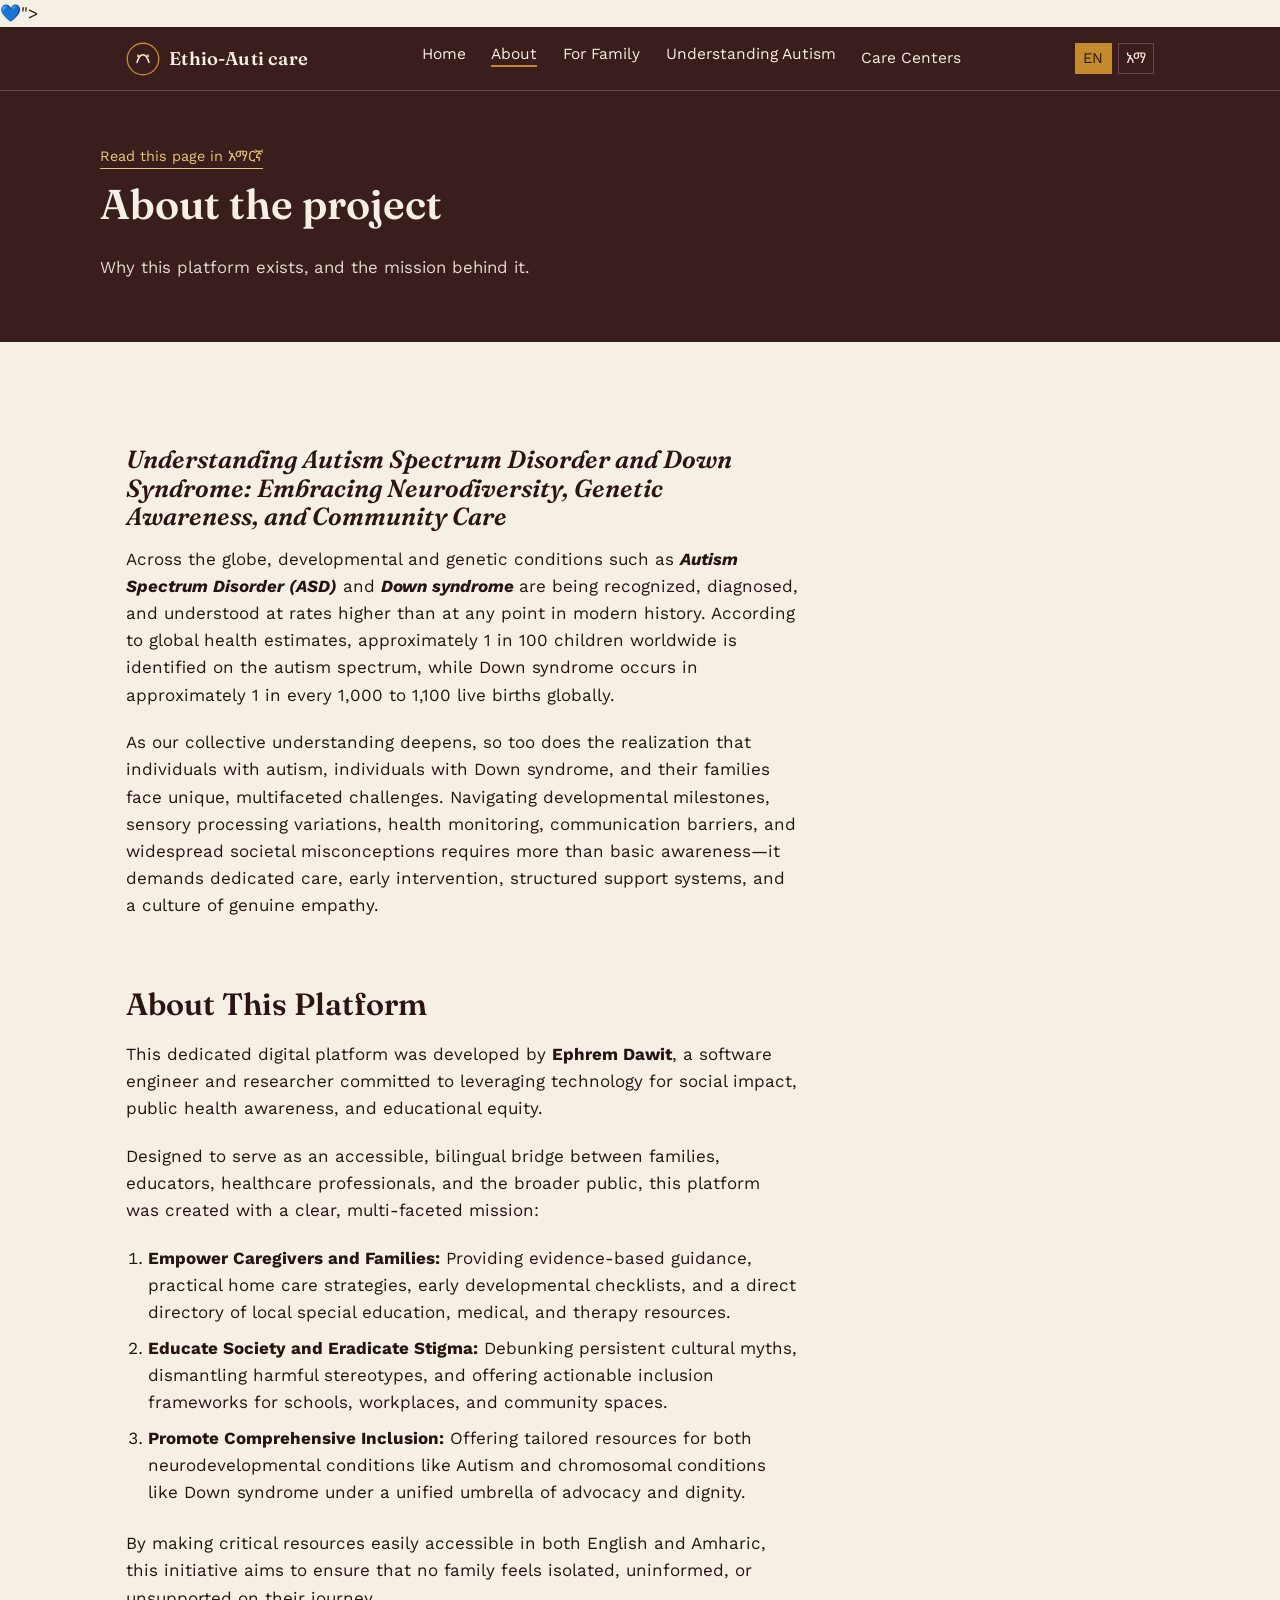
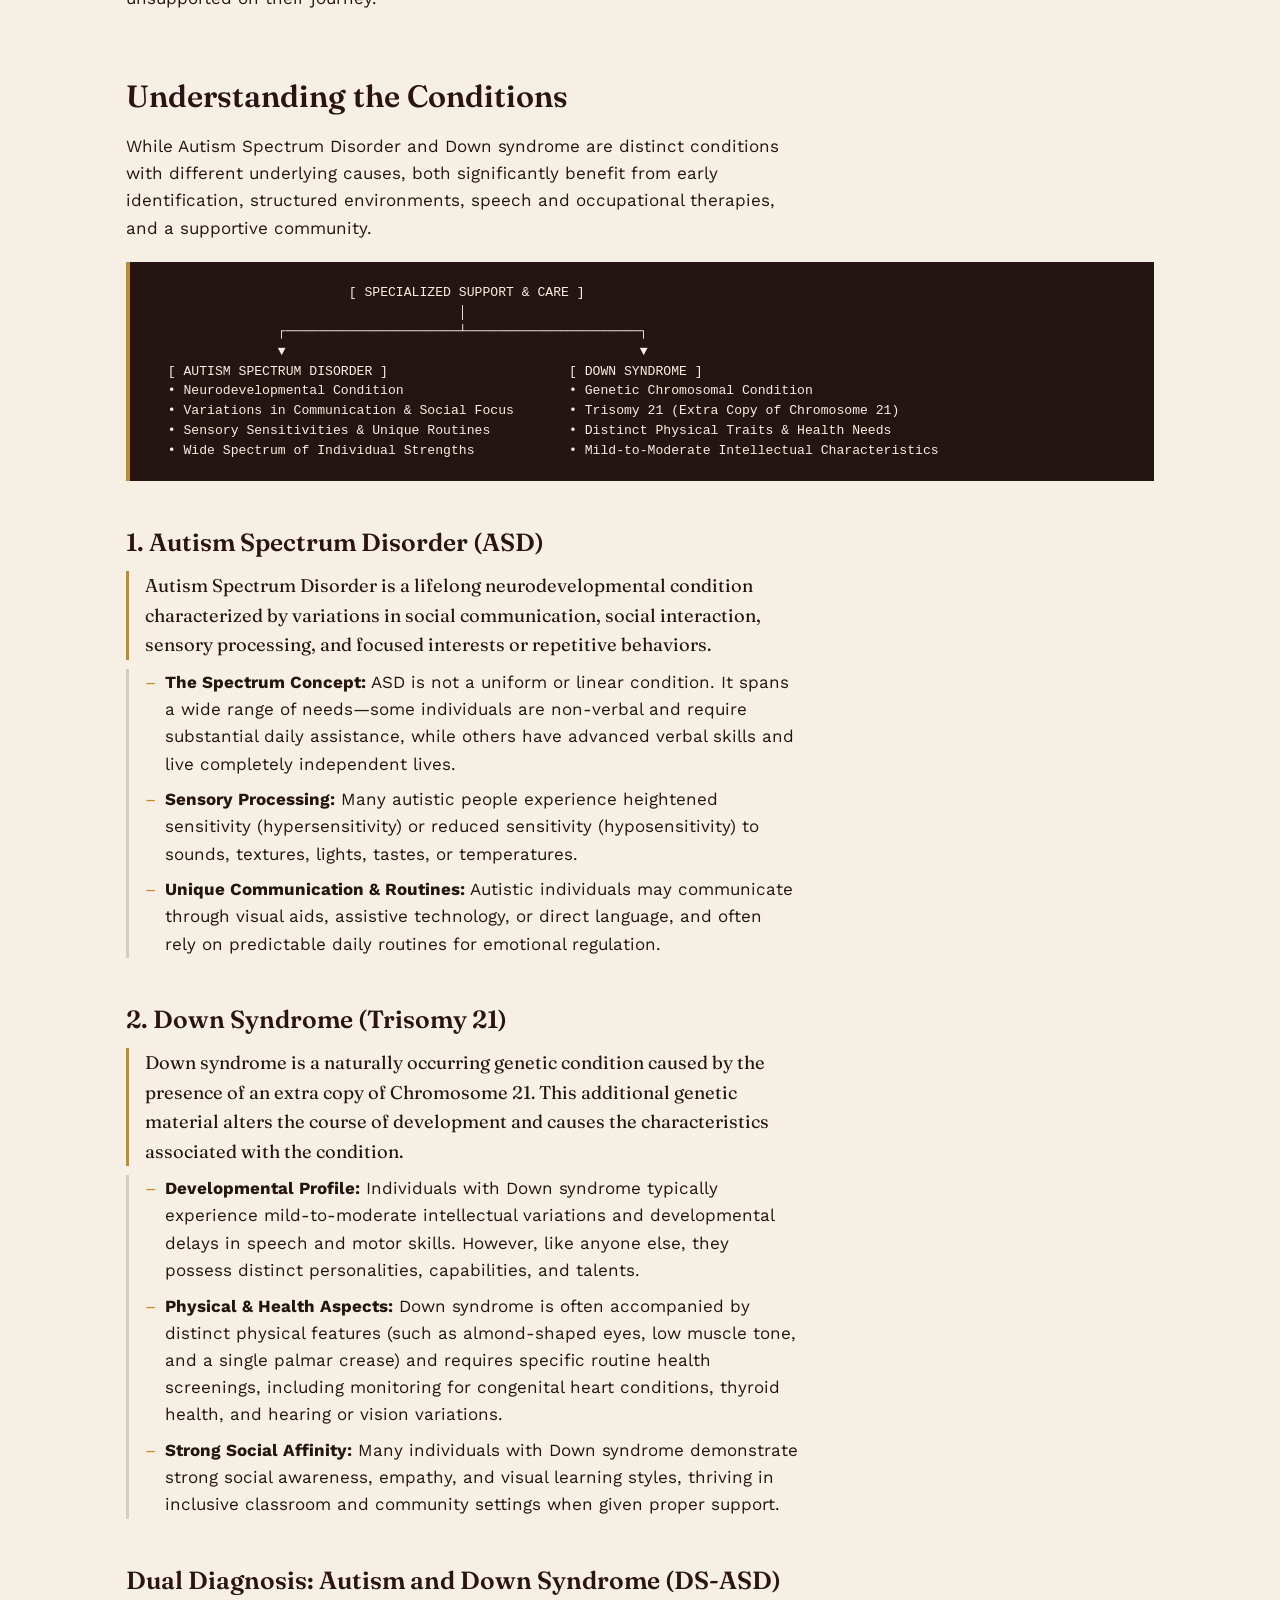
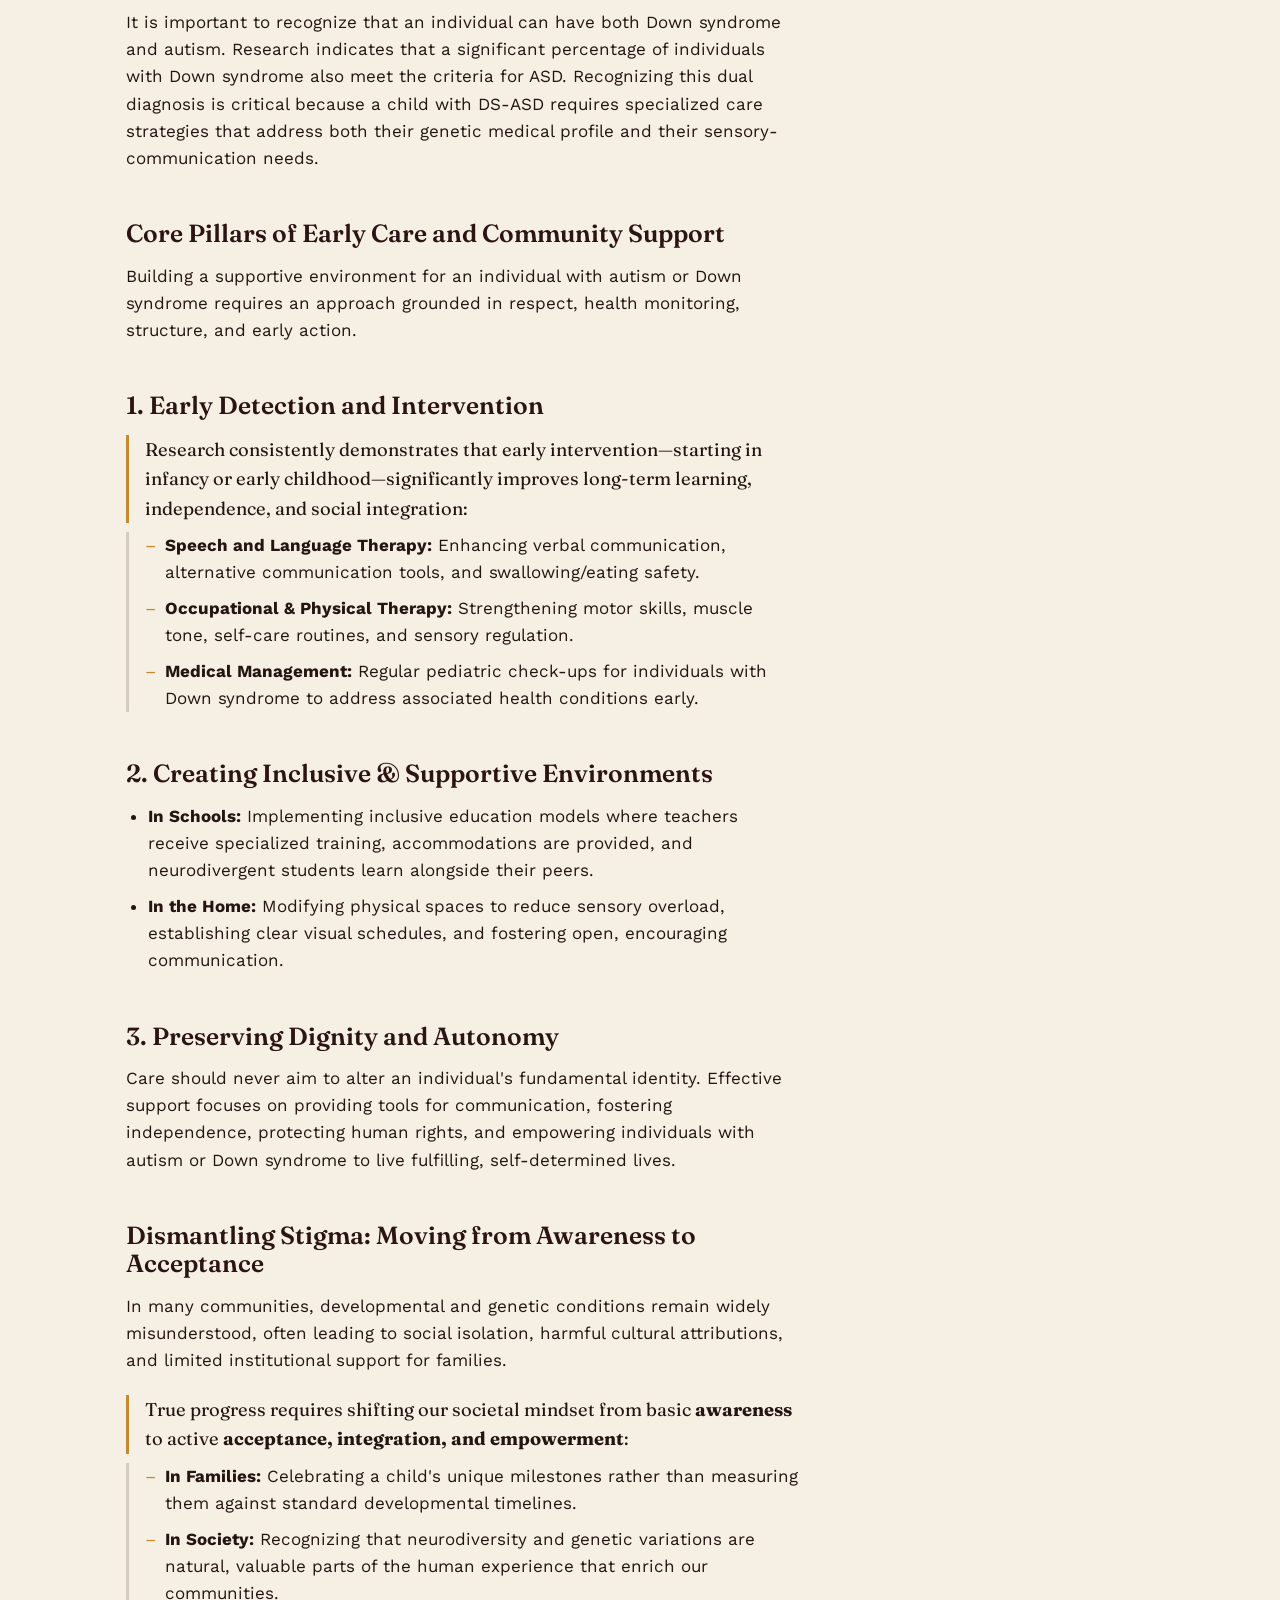
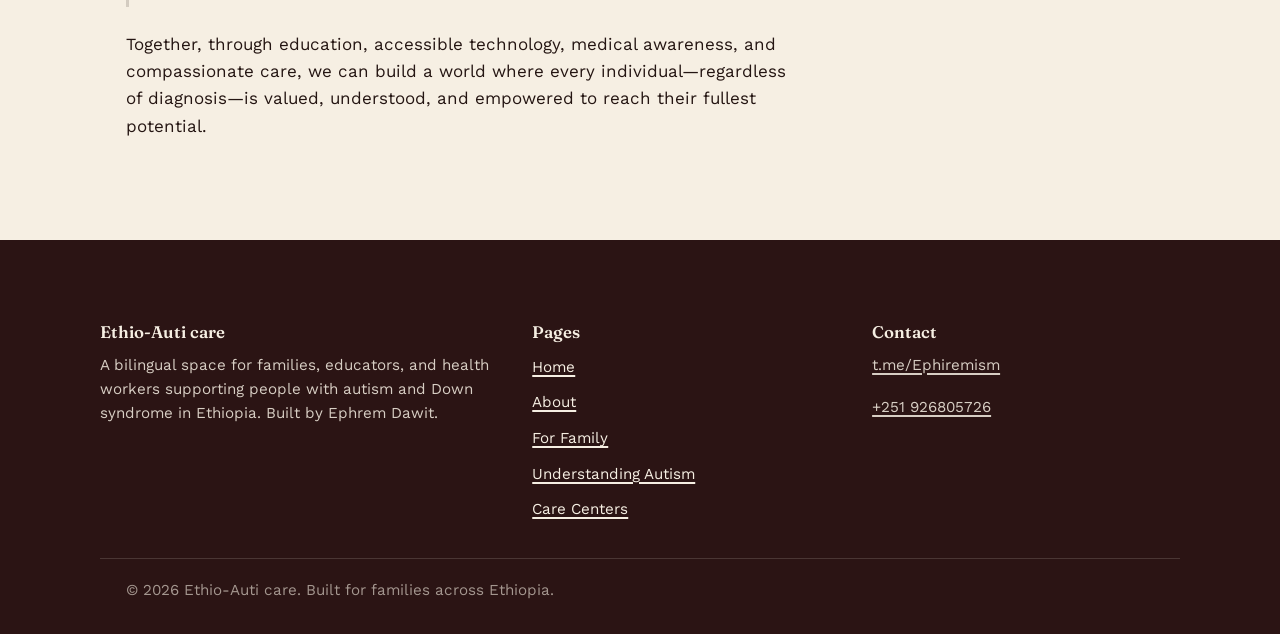
<file: site/about.html>
<!DOCTYPE html>
<html lang="en" dir="ltr">
<head>
<meta charset="UTF-8">
<meta name="viewport" content="width=device-width, initial-scale=1">
<title>About the project — Ethio-Auti care</title>
<meta name="description" content="Why this platform exists, and the mission behind it.">
<link rel="preconnect" href="https://fonts.googleapis.com">
<link rel="preconnect" href="https://fonts.gstatic.com" crossorigin>
<link href="https://fonts.googleapis.com/css2?family=Fraunces:ital,wght@0,300;0,600;1,300;1,600&amp;family=Work+Sans:wght@400;500;600&amp;family=Noto+Serif+Ethiopic:wght@400;600&amp;family=Noto+Sans+Ethiopic:wght@400;500;600&amp;display=swap" rel="stylesheet">
<link rel="stylesheet" href="assets/css/style.css">
  <link rel="icon" href="data:image/svg+xml,<svg xmlns=\"http://www.w3.org/2000/svg\" viewBox=\"0 0 100 100\"><text y=\".9em\" font-size=\"90\">💙</text></svg>">
  <script src="assets/js/components.js"></script>
</head>
<body>
<a class="skip-link" href="#main">Skip to content</a>
  <site-header></site-header>
<main id="main">
  <section class="page-head">
    <div class="page-head__inner">
      <a class="lang-note" href="am/about.html">Read this page in አማርኛ</a>
      <h1>About the project</h1>
      <p class="lede">Why this platform exists, and the mission behind it.</p>
    </div>
  </section>
  <article class="article">
<h3><em>Understanding Autism Spectrum Disorder and Down Syndrome: Embracing Neurodiversity, Genetic Awareness, and Community Care</em></h3>

<p>Across the globe, developmental and genetic conditions such as <strong><em>Autism Spectrum Disorder (ASD)</em></strong> and <strong><em>Down syndrome</em> </strong>are being recognized, diagnosed, and understood at rates higher than at any point in modern history. According to global health estimates, approximately 1 in 100 children worldwide is identified on the autism spectrum, while Down syndrome occurs in approximately 1 in every 1,000 to 1,100 live births globally.</p>

<p>As our collective understanding deepens, so too does the realization that individuals with autism, individuals with Down syndrome, and their families face unique, multifaceted challenges. Navigating developmental milestones, sensory processing variations, health monitoring, communication barriers, and widespread societal misconceptions requires more than basic awareness—it demands dedicated care, early intervention, structured support systems, and a culture of genuine empathy.</p>

<h2>About This Platform</h2>

<p>This dedicated digital platform was developed by <strong>Ephrem Dawit</strong>, a software engineer and researcher committed to leveraging technology for social impact, public health awareness, and educational equity.</p>

<p>Designed to serve as an accessible, bilingual bridge between families, educators, healthcare professionals, and the broader public, this platform was created with a clear, multi-faceted mission:</p>

<ol start="1">
<li><strong>Empower Caregivers and Families:</strong> Providing evidence-based guidance, practical home care strategies, early developmental checklists, and a direct directory of local special education, medical, and therapy resources.</li>

<li><strong>Educate Society and Eradicate Stigma:</strong> Debunking persistent cultural myths, dismantling harmful stereotypes, and offering actionable inclusion frameworks for schools, workplaces, and community spaces.</li>

<li><strong>Promote Comprehensive Inclusion:</strong> Offering tailored resources for both neurodevelopmental conditions like Autism and chromosomal conditions like Down syndrome under a unified umbrella of advocacy and dignity.</li>
</ol>

<p>By making critical resources easily accessible in both English and Amharic, this initiative aims to ensure that no family feels isolated, uninformed, or unsupported on their journey.</p>

<h2>Understanding the Conditions</h2>

<p>While Autism Spectrum Disorder and Down syndrome are distinct conditions with different underlying causes, both significantly benefit from early identification, structured environments, speech and occupational therapies, and a supportive community.</p>

<pre> <code>                        [ SPECIALIZED SUPPORT &amp; CARE ]
                                       │
                ┌──────────────────────┴──────────────────────┐
                ▼                                             ▼
  [ AUTISM SPECTRUM DISORDER ]                       [ DOWN SYNDROME ]
  • Neurodevelopmental Condition                     • Genetic Chromosomal Condition
  • Variations in Communication &amp; Social Focus       • Trisomy 21 (Extra Copy of Chromosome 21)
  • Sensory Sensitivities &amp; Unique Routines          • Distinct Physical Traits &amp; Health Needs
  • Wide Spectrum of Individual Strengths            • Mild-to-Moderate Intellectual Characteristics
</code></pre>

<h3>1. Autism Spectrum Disorder (ASD)</h3>

<p>Autism Spectrum Disorder is a lifelong neurodevelopmental condition characterized by variations in social communication, social interaction, sensory processing, and focused interests or repetitive behaviors.</p>

<ul>
<li><strong>The Spectrum Concept:</strong> ASD is not a uniform or linear condition. It spans a wide range of needs—some individuals are non-verbal and require substantial daily assistance, while others have advanced verbal skills and live completely independent lives.</li>

<li><strong>Sensory Processing:</strong> Many autistic people experience heightened sensitivity (hypersensitivity) or reduced sensitivity (hyposensitivity) to sounds, textures, lights, tastes, or temperatures.</li>

<li><strong>Unique Communication &amp; Routines:</strong> Autistic individuals may communicate through visual aids, assistive technology, or direct language, and often rely on predictable daily routines for emotional regulation.</li>
</ul>

<h3>2. Down Syndrome (Trisomy 21)</h3>

<p>Down syndrome is a naturally occurring genetic condition caused by the presence of an extra copy of Chromosome 21. This additional genetic material alters the course of development and causes the characteristics associated with the condition.</p>

<ul>
<li><strong>Developmental Profile:</strong> Individuals with Down syndrome typically experience mild-to-moderate intellectual variations and developmental delays in speech and motor skills. However, like anyone else, they possess distinct personalities, capabilities, and talents.</li>

<li><strong>Physical &amp; Health Aspects:</strong> Down syndrome is often accompanied by distinct physical features (such as almond-shaped eyes, low muscle tone, and a single palmar crease) and requires specific routine health screenings, including monitoring for congenital heart conditions, thyroid health, and hearing or vision variations.</li>

<li><strong>Strong Social Affinity:</strong> Many individuals with Down syndrome demonstrate strong social awareness, empathy, and visual learning styles, thriving in inclusive classroom and community settings when given proper support.</li>
</ul>

<h3>Dual Diagnosis: Autism and Down Syndrome (DS-ASD)</h3>

<p>It is important to recognize that an individual can have both Down syndrome and autism. Research indicates that a significant percentage of individuals with Down syndrome also meet the criteria for ASD. Recognizing this dual diagnosis is critical because a child with DS-ASD requires specialized care strategies that address both their genetic medical profile and their sensory-communication needs.</p>

<h3>Core Pillars of Early Care and Community Support</h3>

<p>Building a supportive environment for an individual with autism or Down syndrome requires an approach grounded in respect, health monitoring, structure, and early action.</p>

<h3>1. Early Detection and Intervention</h3>

<p>Research consistently demonstrates that early intervention—starting in infancy or early childhood—significantly improves long-term learning, independence, and social integration:</p>

<ul>
<li><strong>Speech and Language Therapy:</strong> Enhancing verbal communication, alternative communication tools, and swallowing/eating safety.</li>

<li><strong>Occupational &amp; Physical Therapy:</strong> Strengthening motor skills, muscle tone, self-care routines, and sensory regulation.</li>

<li><strong>Medical Management:</strong> Regular pediatric check-ups for individuals with Down syndrome to address associated health conditions early.</li>
</ul>

<h3>2. Creating Inclusive &amp; Supportive Environments</h3>

<ul>
<li><strong>In Schools:</strong> Implementing inclusive education models where teachers receive specialized training, accommodations are provided, and neurodivergent students learn alongside their peers.</li>

<li><strong>In the Home:</strong> Modifying physical spaces to reduce sensory overload, establishing clear visual schedules, and fostering open, encouraging communication.</li>
</ul>

<h3>3. Preserving Dignity and Autonomy</h3>

<p>Care should never aim to alter an individual's fundamental identity. Effective support focuses on providing tools for communication, fostering independence, protecting human rights, and empowering individuals with autism or Down syndrome to live fulfilling, self-determined lives.</p>

<h3>Dismantling Stigma: Moving from Awareness to Acceptance</h3>

<p>In many communities, developmental and genetic conditions remain widely misunderstood, often leading to social isolation, harmful cultural attributions, and limited institutional support for families.</p>

<p>True progress requires shifting our societal mindset from basic <strong>awareness</strong> to active <strong>acceptance, integration, and empowerment</strong>:</p>

<ul>
<li><strong>In Families:</strong> Celebrating a child's unique milestones rather than measuring them against standard developmental timelines.</li>

<li><strong>In Society:</strong> Recognizing that neurodiversity and genetic variations are natural, valuable parts of the human experience that enrich our communities.</li>
</ul>

<p>Together, through education, accessible technology, medical awareness, and compassionate care, we can build a world where every individual—regardless of diagnosis—is valued, understood, and empowered to reach their fullest potential.</p>

<p></p>
  </article>
</main>
  <site-footer></site-footer>
<script src="assets/js/main.js"></script>
</body>
</html>
</file>
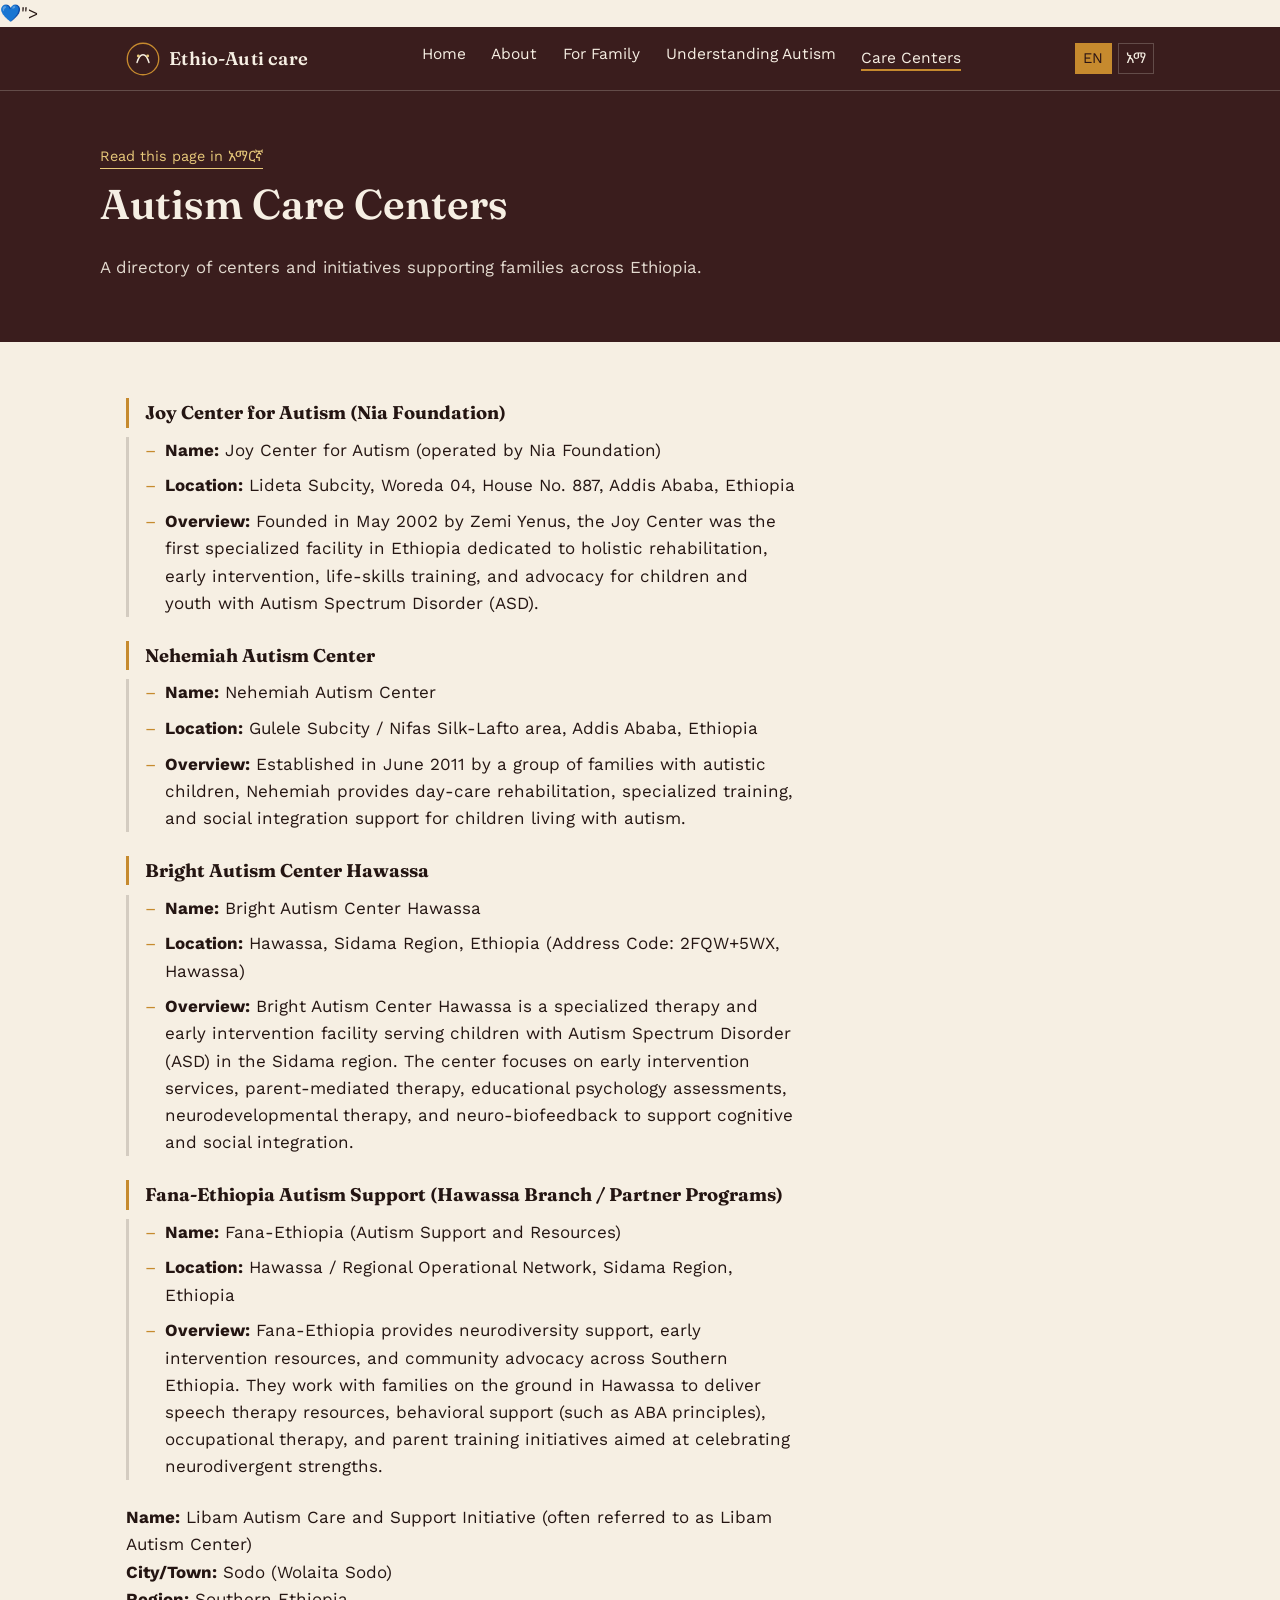
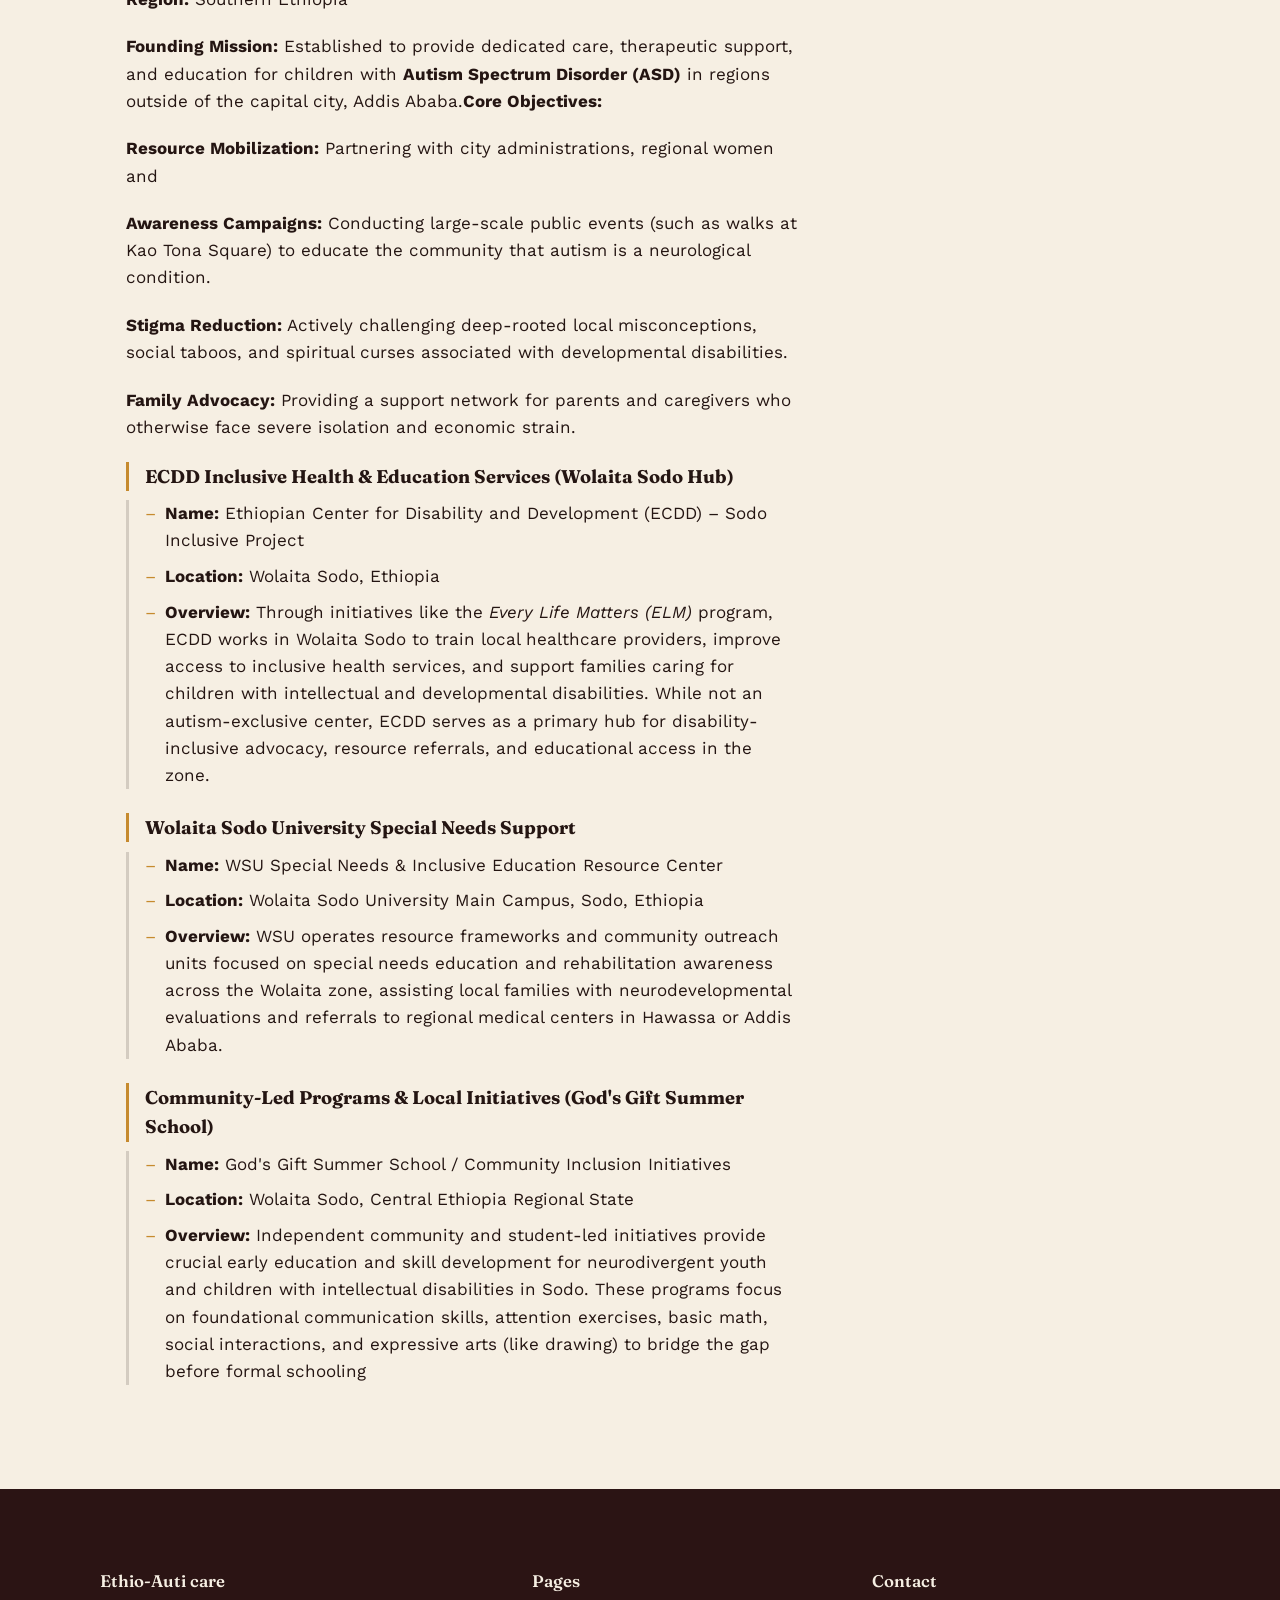
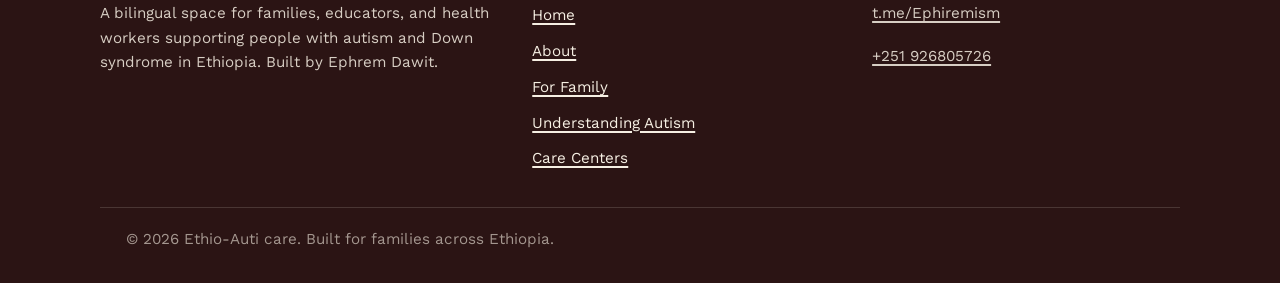
<file: site/care-centers.html>
<!DOCTYPE html>
<html lang="en" dir="ltr">
<head>
<meta charset="UTF-8">
<meta name="viewport" content="width=device-width, initial-scale=1">
<title>Autism Care Centers — Ethio-Auti care</title>
<meta name="description" content="A directory of centers and initiatives supporting families across Ethiopia.">
<link rel="preconnect" href="https://fonts.googleapis.com">
<link rel="preconnect" href="https://fonts.gstatic.com" crossorigin>
<link href="https://fonts.googleapis.com/css2?family=Fraunces:ital,wght@0,300;0,600;1,300;1,600&amp;family=Work+Sans:wght@400;500;600&amp;family=Noto+Serif+Ethiopic:wght@400;600&amp;family=Noto+Sans+Ethiopic:wght@400;500;600&amp;display=swap" rel="stylesheet">
<link rel="stylesheet" href="assets/css/style.css">
  <link rel="icon" href="data:image/svg+xml,<svg xmlns=\"http://www.w3.org/2000/svg\" viewBox=\"0 0 100 100\"><text y=\".9em\" font-size=\"90\">💙</text></svg>">
  <script src="assets/js/components.js"></script>
</head>
<body>
<a class="skip-link" href="#main">Skip to content</a>
  <site-header></site-header>
<main id="main">
  <section class="page-head">
    <div class="page-head__inner">
      <a class="lang-note" href="am/care-centers.html">Read this page in አማርኛ</a>
      <h1>Autism Care Centers</h1>
      <p class="lede">A directory of centers and initiatives supporting families across Ethiopia.</p>
    </div>
  </section>
  <article class="article">
<p><strong>Joy Center for Autism (Nia Foundation)</strong></p>

<ul>
<li><strong>Name:</strong> Joy Center for Autism (operated by Nia Foundation)</li>

<li><strong>Location:</strong> Lideta Subcity, Woreda 04, House No. 887, Addis Ababa, Ethiopia</li>

<li><strong>Overview:</strong> Founded in May 2002 by Zemi Yenus, the Joy Center was the first specialized facility in Ethiopia dedicated to holistic rehabilitation, early intervention, life-skills training, and advocacy for children and youth with Autism Spectrum Disorder (ASD).</li>
</ul>

<p><strong>Nehemiah Autism Center</strong></p>

<ul>
<li><strong>Name:</strong> Nehemiah Autism Center</li>

<li><strong>Location:</strong> Gulele Subcity / Nifas Silk-Lafto area, Addis Ababa, Ethiopia</li>

<li><strong>Overview:</strong> Established in June 2011 by a group of families with autistic children, Nehemiah provides day-care rehabilitation, specialized training, and social integration support for children living with autism.</li>
</ul>

<p><strong>Bright Autism Center Hawassa</strong></p>

<ul>
<li><strong>Name:</strong> Bright Autism Center Hawassa</li>

<li><strong>Location:</strong> Hawassa, Sidama Region, Ethiopia (Address Code: 2FQW+5WX, Hawassa)</li>

<li><strong>Overview:</strong> Bright Autism Center Hawassa is a specialized therapy and early intervention facility serving children with Autism Spectrum Disorder (ASD) in the Sidama region. The center focuses on early intervention services, parent-mediated therapy, educational psychology assessments, neurodevelopmental therapy, and neuro-biofeedback to support cognitive and social integration.</li>
</ul>

<p><strong>Fana-Ethiopia Autism Support (Hawassa Branch / Partner Programs)</strong></p>

<ul>
<li><strong>Name:</strong> Fana-Ethiopia (Autism Support and Resources)</li>

<li><strong>Location:</strong> Hawassa / Regional Operational Network, Sidama Region, Ethiopia</li>

<li><strong>Overview:</strong> Fana-Ethiopia provides neurodiversity support, early intervention resources, and community advocacy across Southern Ethiopia. They work with families on the ground in Hawassa to deliver speech therapy resources, behavioral support (such as ABA principles), occupational therapy, and parent training initiatives aimed at celebrating neurodivergent strengths.</li>
</ul>

<p><strong>Name:</strong> Libam Autism Care and Support Initiative (often referred to as Libam Autism Center)<br><strong>City/Town:</strong> Sodo (Wolaita Sodo)<br><strong>Region:</strong> Southern Ethiopia</p>

<p> <strong>Founding Mission:</strong> Established to provide dedicated care, therapeutic support, and education for children with <strong>Autism Spectrum Disorder (ASD)</strong> in regions outside of the capital city, Addis Ababa.<strong>Core Objectives:</strong></p>

<p><strong>Resource Mobilization:</strong> Partnering with city administrations, regional women and</p>

<p><strong>Awareness Campaigns:</strong> Conducting large-scale public events (such as walks at Kao Tona Square) to educate the community that autism is a neurological condition.</p>

<p><strong>Stigma Reduction:</strong> Actively challenging deep-rooted local misconceptions, social taboos, and spiritual curses associated with developmental disabilities.</p>

<p><strong>Family Advocacy:</strong> Providing a support network for parents and caregivers who otherwise face severe isolation and economic strain.</p>

<p><strong>ECDD Inclusive Health &amp; Education Services (Wolaita Sodo Hub)</strong></p>

<ul>
<li><strong>Name:</strong> Ethiopian Center for Disability and Development (ECDD) – Sodo Inclusive Project</li>

<li><strong>Location:</strong> Wolaita Sodo, Ethiopia</li>

<li><strong>Overview:</strong> Through initiatives like the <em>Every Life Matters (ELM)</em> program, ECDD works in Wolaita Sodo to train local healthcare providers, improve access to inclusive health services, and support families caring for children with intellectual and developmental disabilities. While not an autism-exclusive center, ECDD serves as a primary hub for disability-inclusive advocacy, resource referrals, and educational access in the zone.</li>
</ul>

<p><strong>Wolaita Sodo University Special Needs Support</strong></p>

<ul>
<li><strong>Name:</strong> WSU Special Needs &amp; Inclusive Education Resource Center</li>

<li><strong>Location:</strong> Wolaita Sodo University Main Campus, Sodo, Ethiopia</li>

<li><strong>Overview:</strong> WSU operates resource frameworks and community outreach units focused on special needs education and rehabilitation awareness across the Wolaita zone, assisting local families with neurodevelopmental evaluations and referrals to regional medical centers in Hawassa or Addis Ababa.</li>
</ul>

<p><strong>Community-Led Programs &amp; Local Initiatives (God's Gift Summer School)</strong></p>

<ul>
<li><strong>Name:</strong> God's Gift Summer School / Community Inclusion Initiatives</li>

<li><strong>Location:</strong> Wolaita Sodo, Central Ethiopia Regional State</li>

<li><strong>Overview:</strong> Independent community and student-led initiatives provide crucial early education and skill development for neurodivergent youth and children with intellectual disabilities in Sodo. These programs focus on foundational communication skills, attention exercises, basic math, social interactions, and expressive arts (like drawing) to bridge the gap before formal schooling</li>
</ul>
  </article>
</main>
  <site-footer></site-footer>
<script src="assets/js/main.js"></script>
</body>
</html>
</file>
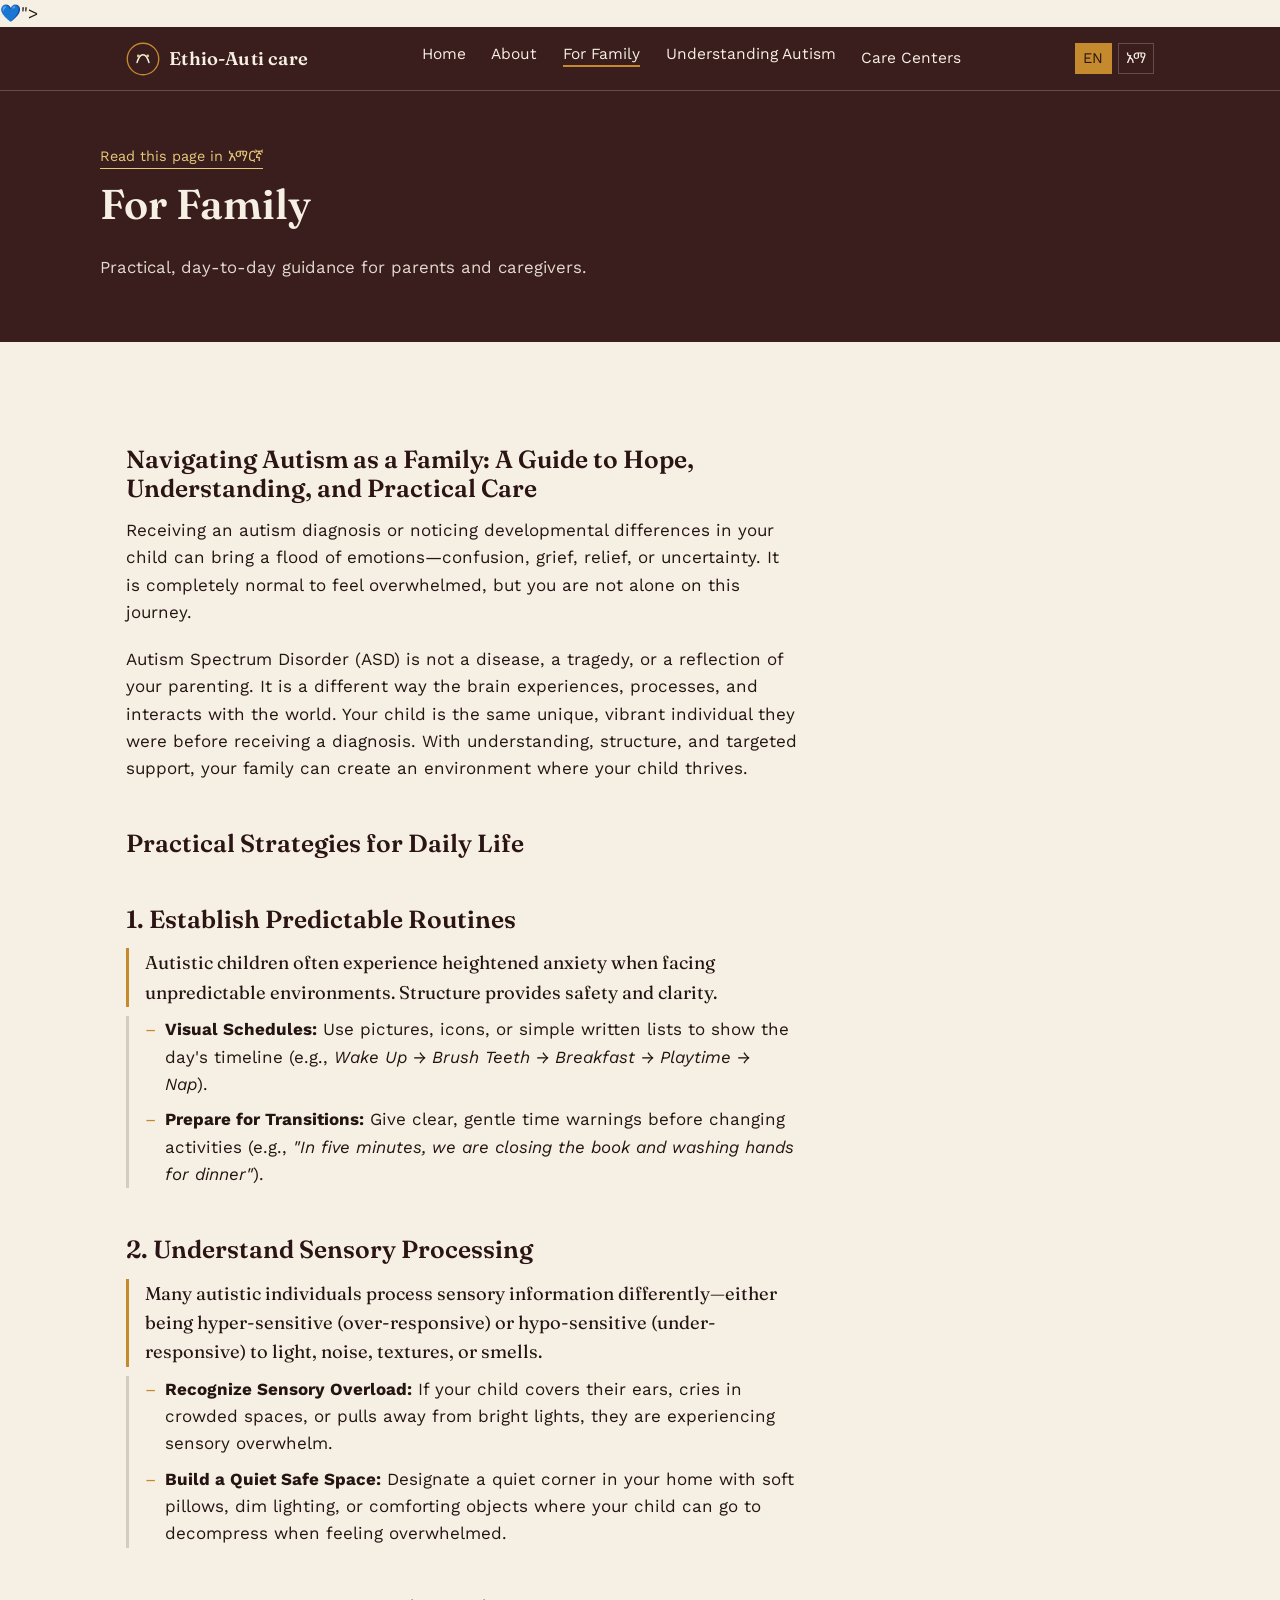
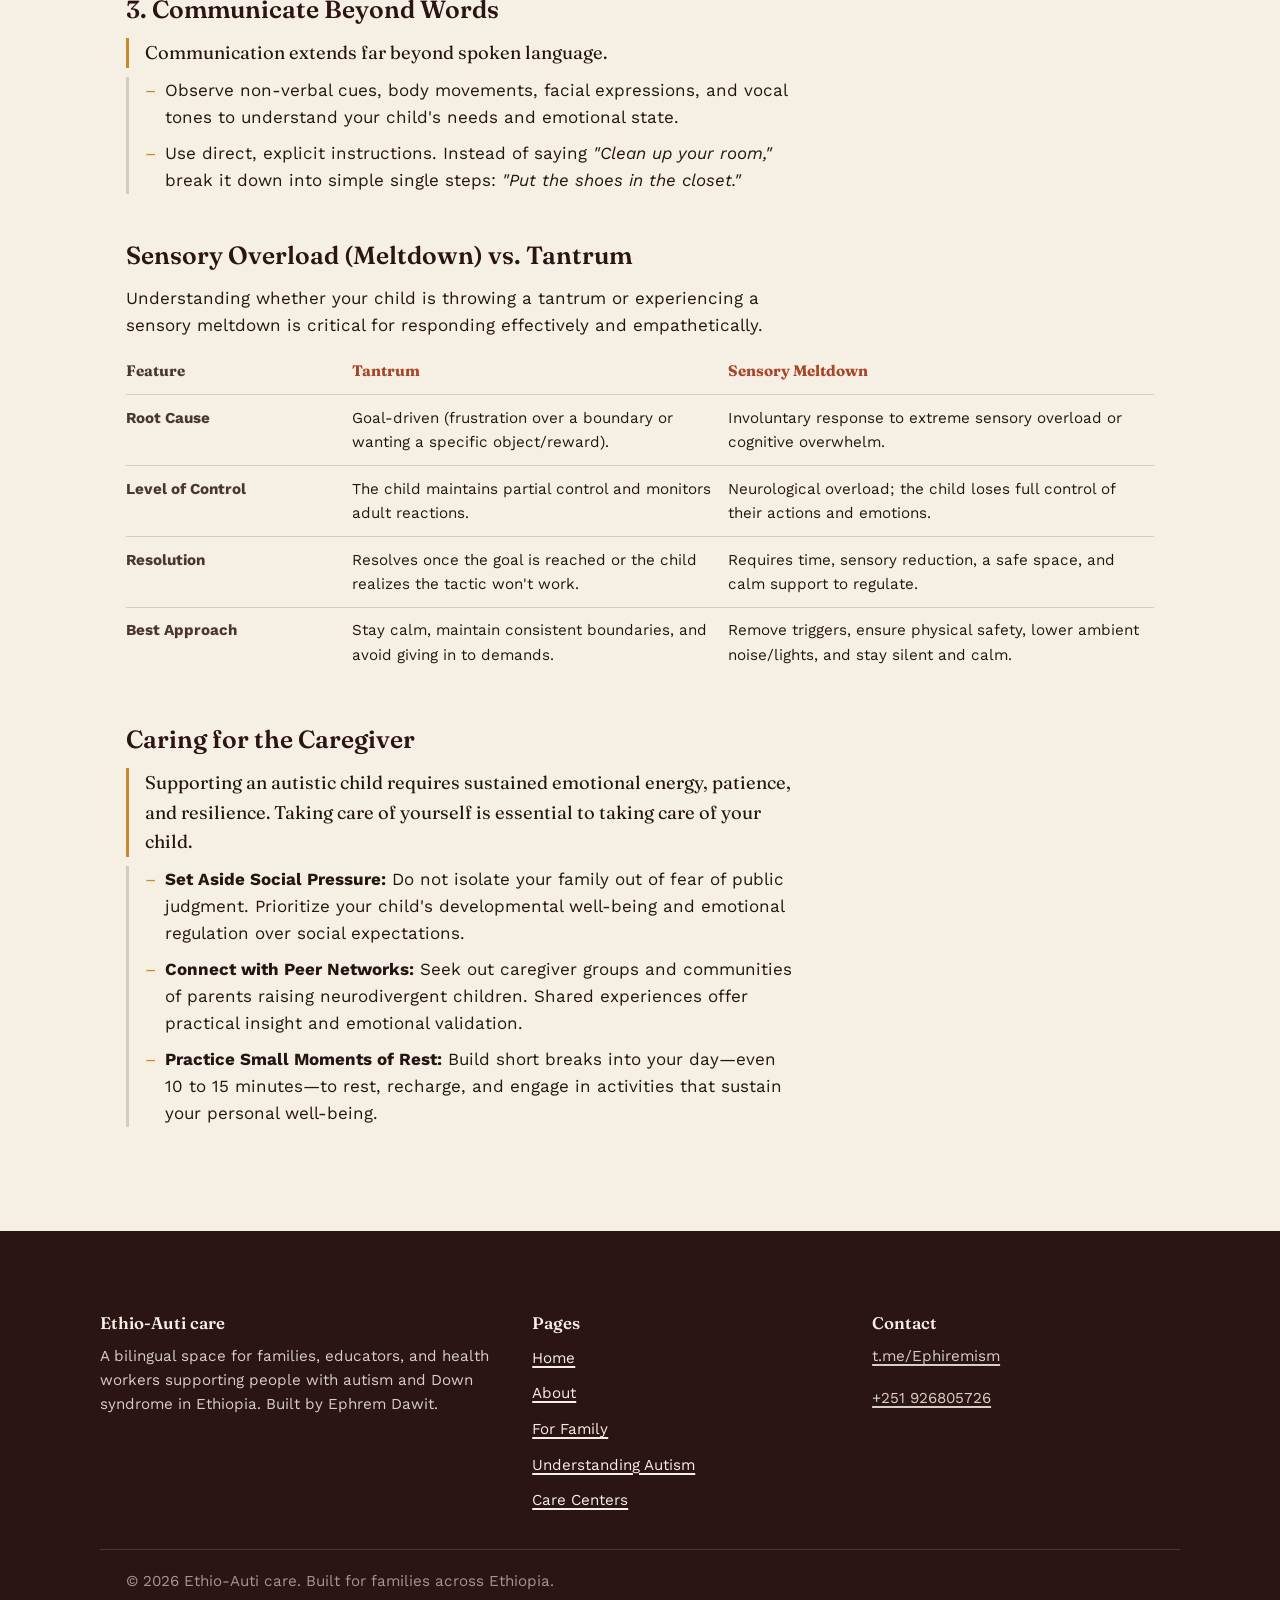
<file: site/for-family.html>
<!DOCTYPE html>
<html lang="en" dir="ltr">
<head>
<meta charset="UTF-8">
<meta name="viewport" content="width=device-width, initial-scale=1">
<title>For Family — Ethio-Auti care</title>
<meta name="description" content="Practical, day-to-day guidance for parents and caregivers.">
<link rel="preconnect" href="https://fonts.googleapis.com">
<link rel="preconnect" href="https://fonts.gstatic.com" crossorigin>
<link href="https://fonts.googleapis.com/css2?family=Fraunces:ital,wght@0,300;0,600;1,300;1,600&amp;family=Work+Sans:wght@400;500;600&amp;family=Noto+Serif+Ethiopic:wght@400;600&amp;family=Noto+Sans+Ethiopic:wght@400;500;600&amp;display=swap" rel="stylesheet">
<link rel="stylesheet" href="assets/css/style.css">
  <link rel="icon" href="data:image/svg+xml,<svg xmlns=\"http://www.w3.org/2000/svg\" viewBox=\"0 0 100 100\"><text y=\".9em\" font-size=\"90\">💙</text></svg>">
  <script src="assets/js/components.js"></script>
</head>
<body>
<a class="skip-link" href="#main">Skip to content</a>
  <site-header></site-header>
<main id="main">
  <section class="page-head">
    <div class="page-head__inner">
      <a class="lang-note" href="am/for-family.html">Read this page in አማርኛ</a>
      <h1>For Family</h1>
      <p class="lede">Practical, day-to-day guidance for parents and caregivers.</p>
    </div>
  </section>
  <article class="article">
<h3>Navigating Autism as a Family: A Guide to Hope, Understanding, and Practical Care</h3>

<p>Receiving an autism diagnosis or noticing developmental differences in your child can bring a flood of emotions—confusion, grief, relief, or uncertainty. It is completely normal to feel overwhelmed, but you are not alone on this journey.</p>

<p>Autism Spectrum Disorder (ASD) is not a disease, a tragedy, or a reflection of your parenting. It is a different way the brain experiences, processes, and interacts with the world. Your child is the same unique, vibrant individual they were before receiving a diagnosis. With understanding, structure, and targeted support, your family can create an environment where your child thrives.</p>

<h3>Practical Strategies for Daily Life</h3>

<h3>1. Establish Predictable Routines</h3>

<p>Autistic children often experience heightened anxiety when facing unpredictable environments. Structure provides safety and clarity.</p>

<ul>
<li><strong>Visual Schedules:</strong> Use pictures, icons, or simple written lists to show the day's timeline (e.g., <em>Wake Up → Brush Teeth → Breakfast → Playtime → Nap</em>).</li>

<li><strong>Prepare for Transitions:</strong> Give clear, gentle time warnings before changing activities (e.g., <em>"In five minutes, we are closing the book and washing hands for dinner"</em>).</li>
</ul>

<h3>2. Understand Sensory Processing</h3>

<p>Many autistic individuals process sensory information differently—either being hyper-sensitive (over-responsive) or hypo-sensitive (under-responsive) to light, noise, textures, or smells.</p>

<ul>
<li><strong>Recognize Sensory Overload:</strong> If your child covers their ears, cries in crowded spaces, or pulls away from bright lights, they are experiencing sensory overwhelm.</li>

<li><strong>Build a Quiet Safe Space:</strong> Designate a quiet corner in your home with soft pillows, dim lighting, or comforting objects where your child can go to decompress when feeling overwhelmed.</li>
</ul>

<h3>3. Communicate Beyond Words</h3>

<p>Communication extends far beyond spoken language.</p>

<ul>
<li>Observe non-verbal cues, body movements, facial expressions, and vocal tones to understand your child's needs and emotional state.</li>

<li>Use direct, explicit instructions. Instead of saying <em>"Clean up your room,"</em> break it down into simple single steps: <em>"Put the shoes in the closet."</em></li>
</ul>

<h3>Sensory Overload (Meltdown) vs. Tantrum</h3>

<p>Understanding whether your child is throwing a tantrum or experiencing a sensory meltdown is critical for responding effectively and empathetically.</p>

<table><thead><tr><td><strong>Feature</strong></td><td><strong>Tantrum</strong></td><td><strong>Sensory Meltdown</strong></td></tr></thead><tbody><tr><td><strong>Root Cause</strong></td><td>Goal-driven (frustration over a boundary or wanting a specific object/reward).</td><td>Involuntary response to extreme sensory overload or cognitive overwhelm.</td></tr><tr><td><strong>Level of Control</strong></td><td>The child maintains partial control and monitors adult reactions.</td><td>Neurological overload; the child loses full control of their actions and emotions.</td></tr><tr><td><strong>Resolution</strong></td><td>Resolves once the goal is reached or the child realizes the tactic won't work.</td><td>Requires time, sensory reduction, a safe space, and calm support to regulate.</td></tr><tr><td><strong>Best Approach</strong></td><td>Stay calm, maintain consistent boundaries, and avoid giving in to demands.</td><td>Remove triggers, ensure physical safety, lower ambient noise/lights, and stay silent and calm.</td></tr></tbody></table>

<h3>Caring for the Caregiver</h3>

<p>Supporting an autistic child requires sustained emotional energy, patience, and resilience. Taking care of yourself is essential to taking care of your child.</p>

<ul>
<li><strong>Set Aside Social Pressure:</strong> Do not isolate your family out of fear of public judgment. Prioritize your child's developmental well-being and emotional regulation over social expectations.</li>

<li><strong>Connect with Peer Networks:</strong> Seek out caregiver groups and communities of parents raising neurodivergent children. Shared experiences offer practical insight and emotional validation.</li>

<li><strong>Practice Small Moments of Rest:</strong> Build short breaks into your day—even 10 to 15 minutes—to rest, recharge, and engage in activities that sustain your personal well-being.</li>
</ul>

<p></p>
  </article>
</main>
  <site-footer></site-footer>
<script src="assets/js/main.js"></script>
</body>
</html>
</file>
<file: assets/css/style.css>
/* ==========================================================================
   Ethio-Auti care — stylesheet
   Palette: parchment paper, oxblood maroon, royal indigo, warm ochre, rust.
   Type: Fraunces (display) + Work Sans (body) for Latin,
         Noto Serif Ethiopic + Noto Sans Ethiopic for Amharic.
   ========================================================================== */

:root {
  --ink: #241512;
  --ink-soft: #4a3733;
  --paper: #F6EFE3;
  --paper-2: #EEE2CB;
  --maroon: #3A1D1D;
  --maroon-deep: #2B1414;
  --indigo: #23256B;
  --ochre: #C68A2E;
  --ochre-light: #E7C87A;
  --rust: #A84428;
  --line: rgba(36, 21, 18, 0.16);
  --line-soft: rgba(246, 239, 227, 0.22);

  --font-display: "Fraunces", "Noto Serif Ethiopic", Georgia, serif;
  --font-body: "Work Sans", "Noto Sans Ethiopic", -apple-system, BlinkMacSystemFont, sans-serif;

  --measure: 42rem;
  --gap: clamp(1rem, 2vw, 1.75rem);
}

html[lang="am"] {
  --font-display: "Noto Serif Ethiopic", "Fraunces", Georgia, serif;
  --font-body: "Noto Sans Ethiopic", "Work Sans", -apple-system, BlinkMacSystemFont, sans-serif;
}

* { box-sizing: border-box; }

html { scroll-behavior: smooth; }

body {
  margin: 0;
  background: var(--paper);
  color: var(--ink);
  font-family: var(--font-body);
  font-size: 17px;
  line-height: 1.6;
  -webkit-font-smoothing: antialiased;
}

img { max-width: 100%; display: block; }

a {
  color: var(--indigo);
  text-decoration-thickness: 1.5px;
  text-underline-offset: 3px;
}
a:hover { color: var(--rust); }

:focus-visible {
  outline: 3px solid var(--ochre);
  outline-offset: 2px;
}

h1, h2, h3, h4 {
  font-family: var(--font-display);
  font-weight: 600;
  line-height: 1.15;
  color: var(--maroon-deep);
  margin: 0 0 0.6em;
}

h2 { font-size: clamp(1.5rem, 2.4vw, 2rem); margin-top: 2.2em; }
h3 { font-size: clamp(1.25rem, 2vw, 1.55rem); margin-top: 1.9em; }
h4 { font-size: 1.1rem; margin-top: 1.6em; color: var(--rust); }

p { margin: 0 0 1.2em; max-width: var(--measure); }
ul, ol { margin: 0 0 1.4em; padding-left: 1.3em; max-width: var(--measure); }
li { margin-bottom: 0.5em; }
li:last-child { margin-bottom: 0; }

.container {
  max-width: 1080px;
  margin: 0 auto;
  padding: 0 var(--gap);
}

/* ---------- Skip link ---------- */
.skip-link {
  position: absolute;
  left: -999px;
  top: auto;
  background: var(--ochre);
  color: var(--maroon-deep);
  padding: 0.6em 1em;
  z-index: 100;
}
.skip-link:focus { left: 1em; top: 1em; }

/* ---------- Header / nav ---------- */
.site-header {
  background: var(--maroon);
  color: var(--paper);
  border-bottom: 1px solid var(--line-soft);
}

.nav-bar {
  display: flex;
  align-items: center;
  justify-content: space-between;
  gap: var(--gap);
  padding: 0.9rem var(--gap);
  max-width: 1080px;
  margin: 0 auto;
}

.site-mark {
  display: flex;
  align-items: center;
  gap: 0.6rem;
  text-decoration: none;
  color: var(--paper);
  flex-shrink: 0;
}
.site-mark:hover { color: var(--ochre-light); }

.site-mark__glyph {
  width: 34px;
  height: 34px;
  flex-shrink: 0;
}

.site-mark__text {
  font-family: var(--font-display);
  font-size: 1.15rem;
  font-weight: 600;
  letter-spacing: 0.01em;
  white-space: nowrap;
}

.nav-links {
  display: flex;
  align-items: center;
  gap: clamp(1rem, 2vw, 1.8rem);
  list-style: none;
  margin: 0;
  padding: 0;
  flex-wrap: wrap;
  font-size: 0.97rem;
}

.nav-links a {
  color: var(--paper);
  text-decoration: none;
  border-bottom: 2px solid transparent;
  padding-bottom: 2px;
  transition: border-color 0.15s ease;
}
.nav-links a:hover,
.nav-links a[aria-current="page"] {
  color: var(--paper);
  border-color: var(--ochre);
}

.lang-switch {
  display: flex;
  gap: 0.4em;
  align-items: center;
  font-size: 0.92rem;
  flex-shrink: 0;
}
.lang-switch a {
  color: var(--paper);
  text-decoration: none;
  padding: 0.2em 0.5em;
  border: 1px solid var(--line-soft);
}
.lang-switch a[aria-current="true"] {
  background: var(--ochre);
  color: var(--maroon-deep);
  border-color: var(--ochre);
}

.nav-toggle {
  display: none;
  background: none;
  border: 1px solid var(--line-soft);
  color: var(--paper);
  font-size: 1.3rem;
  line-height: 1;
  padding: 0.35em 0.6em;
  cursor: pointer;
}

/* ---------- Hero (home page) ---------- */
.hero {
  background: var(--maroon);
  color: var(--paper);
  position: relative;
  overflow: hidden;
}

.hero__inner {
  max-width: 1080px;
  margin: 0 auto;
  padding: clamp(2.5rem, 7vw, 5.5rem) var(--gap) clamp(3rem, 8vw, 6rem);
  display: grid;
  grid-template-columns: 1.15fr 0.85fr;
  gap: clamp(2rem, 5vw, 3.5rem);
  align-items: center;
}

@media (max-width: 800px) {
  .hero__inner { grid-template-columns: 1fr; }
}

.hero__eyebrow {
  font-size: 0.95rem;
  color: var(--ochre-light);
  margin: 0 0 1em;
}

.hero h1 {
  color: var(--paper);
  font-size: clamp(2.2rem, 5.5vw, 3.6rem);
  font-weight: 300;
  font-style: italic;
  margin: 0 0 0.5em;
}

.hero h1 strong {
  font-style: normal;
  font-weight: 600;
  display: block;
}

.hero p {
  color: var(--paper);
  opacity: 0.92;
  font-size: 1.1rem;
  max-width: 34rem;
}

.hero__links {
  display: flex;
  gap: 1.6rem;
  flex-wrap: wrap;
  margin-top: 1.6rem;
}

.hero__links a {
  color: var(--ochre-light);
  font-weight: 500;
  text-decoration: underline;
  text-underline-offset: 4px;
}
.hero__links a:hover { color: var(--paper); }

.hero__figure {
  position: relative;
  aspect-ratio: 4 / 5;
  border: 1px solid var(--line-soft);
  background: var(--maroon-deep) center/cover no-repeat;
  isolation: isolate;
}

.hero__figure::after {
  content: "";
  position: absolute;
  inset: 0;
  background: linear-gradient(160deg, rgba(58,29,29,0.15), rgba(198,138,46,0.35));
  mix-blend-mode: multiply;
}

.hero__figure img {
  width: 100%;
  height: 100%;
  object-fit: cover;
  filter: grayscale(0.15) sepia(0.12);
}

.hero.is-ready h1,
.hero.is-ready .hero__eyebrow,
.hero.is-ready p,
.hero.is-ready .hero__links,
.hero.is-ready .hero__figure {
  animation: rise 0.8s ease both;
}
.hero.is-ready .hero__eyebrow { animation-delay: 0s; }
.hero.is-ready h1 { animation-delay: 0.08s; }
.hero.is-ready p { animation-delay: 0.16s; }
.hero.is-ready .hero__links { animation-delay: 0.24s; }
.hero.is-ready .hero__figure { animation-delay: 0.1s; }

@keyframes rise {
  from { opacity: 0; transform: translateY(14px); }
  to { opacity: 1; transform: translateY(0); }
}

@media (prefers-reduced-motion: reduce) {
  .hero.is-ready h1,
  .hero.is-ready .hero__eyebrow,
  .hero.is-ready p,
  .hero.is-ready .hero__links,
  .hero.is-ready .hero__figure {
    animation: none;
  }
}

/* ---------- Home: quick links ---------- */
.quick-links {
  background: var(--paper-2);
  border-bottom: 1px solid var(--line);
}
.quick-links__grid {
  max-width: 1080px;
  margin: 0 auto;
  padding: clamp(1.6rem, 4vw, 2.6rem) var(--gap);
  display: grid;
  grid-template-columns: repeat(auto-fit, minmax(220px, 1fr));
  gap: 0;
}
.quick-links__item {
  padding: 1.2rem 1.4rem 1.2rem 0;
  border-right: 1px solid var(--line);
}
.quick-links__item:last-child { border-right: none; }
.quick-links__item h3 {
  margin: 0 0 0.35em;
  font-size: 1.15rem;
}
.quick-links__item p {
  font-size: 0.95rem;
  color: var(--ink-soft);
  margin: 0 0 0.6em;
}
.quick-links__item a {
  font-size: 0.92rem;
  font-weight: 500;
}
@media (max-width: 700px) {
  .quick-links__item { border-right: none; border-bottom: 1px solid var(--line); }
}

/* ---------- Page header (non-home pages) ---------- */
.page-head {
  background: var(--maroon);
  color: var(--paper);
  padding: clamp(2rem, 5vw, 3.2rem) var(--gap) clamp(1.8rem, 4vw, 2.6rem);
}
.page-head__inner {
  max-width: 1080px;
  margin: 0 auto;
}
.page-head .lang-note {
  display: inline-block;
  font-size: 0.9rem;
  color: var(--ochre-light);
  margin-bottom: 0.8em;
  text-decoration: none;
  border-bottom: 1px solid var(--ochre-light);
}
.page-head h1 {
  color: var(--paper);
  font-size: clamp(1.8rem, 4vw, 2.6rem);
  max-width: 34rem;
}
.page-head p.lede {
  color: var(--paper);
  opacity: 0.9;
  max-width: 38rem;
  font-size: 1.05rem;
  margin-top: 0.6em;
}

/* ---------- Main article content ---------- */
main { display: block; }

.article {
  max-width: 1080px;
  margin: 0 auto;
  padding: clamp(2.2rem, 5vw, 3.5rem) var(--gap) clamp(3rem, 7vw, 5rem);
}

.article > * { max-width: var(--measure); }

.article pre {
  max-width: 100%;
  overflow-x: auto;
  background: var(--ink);
  color: var(--paper);
  padding: 1.3rem 1.4rem;
  border-left: 4px solid var(--ochre);
  font-size: 0.82rem;
  line-height: 1.5;
}
.article pre code { color: inherit; background: none; }

/* Comparison table -> distinctive two-column cards, not a generic grid table */
.article table {
  border-collapse: collapse;
  width: 100%;
  max-width: 100%;
  margin: 0 0 1.8em;
  font-size: 0.95rem;
}
.article table td {
  border-top: 1px solid var(--line);
  padding: 0.7em 1em 0.7em 0;
  vertical-align: top;
}
.article table thead td {
  font-family: var(--font-display);
  color: var(--rust);
  border-top: none;
  padding-top: 0;
}
.article table tr td:first-child {
  width: 22%;
  color: var(--ink-soft);
}

/* Directory-style entries on the Care Centers page:
   a <p><strong>Name</strong></p> immediately followed by a <ul> of details. */
.article p:has(+ ul) {
  border-left: 3px solid var(--ochre);
  padding-left: 0.9em;
  font-family: var(--font-display);
  font-size: 1.15rem;
  margin-bottom: 0.5em;
}
.article p:has(+ ul) + ul {
  border-left: 3px solid var(--line);
  padding-left: calc(0.9em + 1.3em);
  margin-top: 0;
  list-style: none;
  padding-left: 0.9em;
  margin-left: 0.05em;
}
.article p:has(+ ul) + ul li { padding-left: 1.2em; position: relative; }
.article p:has(+ ul) + ul li::before {
  content: "–";
  position: absolute;
  left: 0;
  color: var(--ochre);
}

/* ---------- Footer ---------- */
.site-footer {
  background: var(--maroon-deep);
  color: var(--paper);
  padding: clamp(2.2rem, 5vw, 3.2rem) var(--gap) 2rem;
}
.site-footer__inner {
  max-width: 1080px;
  margin: 0 auto;
  display: grid;
  grid-template-columns: 1.3fr 1fr 1fr;
  gap: 2rem;
}
@media (max-width: 700px) {
  .site-footer__inner { grid-template-columns: 1fr; }
}
.site-footer h3 {
  color: var(--paper);
  font-size: 1.05rem;
  margin-bottom: 0.6em;
}
.site-footer p, .site-footer a {
  color: var(--paper);
  opacity: 0.85;
  font-size: 0.95rem;
}
.site-footer a { opacity: 1; }
.site-footer__bottom {
  max-width: 1080px;
  margin: 2.2rem auto 0;
  padding-top: 1.2rem;
  border-top: 1px solid var(--line-soft);
  font-size: 0.85rem;
  opacity: 0.7;
}

/* ---------- Mobile nav ---------- */
@media (max-width: 780px) {
  .nav-toggle { display: inline-block; }
  .nav-links {
    display: none;
    width: 100%;
    flex-direction: column;
    align-items: flex-start;
    gap: 0.9rem;
    padding: 1rem 0 0;
  }
  .nav-bar { flex-wrap: wrap; }
  .nav-bar.is-open .nav-links { display: flex; }
  .lang-switch { order: 2; }
}
</file>
<file: site/assets/css/style.css>
/* ==========================================================================
   Ethio-Auti care — stylesheet
   Palette: parchment paper, oxblood maroon, royal indigo, warm ochre, rust.
   Type: Fraunces (display) + Work Sans (body) for Latin,
         Noto Serif Ethiopic + Noto Sans Ethiopic for Amharic.
   ========================================================================== */

:root {
  --ink: #241512;
  --ink-soft: #4a3733;
  --paper: #F6EFE3;
  --paper-2: #EEE2CB;
  --maroon: #3A1D1D;
  --maroon-deep: #2B1414;
  --indigo: #23256B;
  --ochre: #C68A2E;
  --ochre-light: #E7C87A;
  --rust: #A84428;
  --line: rgba(36, 21, 18, 0.16);
  --line-soft: rgba(246, 239, 227, 0.22);

  --font-display: "Fraunces", "Noto Serif Ethiopic", Georgia, serif;
  --font-body: "Work Sans", "Noto Sans Ethiopic", -apple-system, BlinkMacSystemFont, sans-serif;

  --measure: 42rem;
  --gap: clamp(1rem, 2vw, 1.75rem);
}

html[lang="am"] {
  --font-display: "Noto Serif Ethiopic", "Fraunces", Georgia, serif;
  --font-body: "Noto Sans Ethiopic", "Work Sans", -apple-system, BlinkMacSystemFont, sans-serif;
}

* { box-sizing: border-box; }

html { scroll-behavior: smooth; }

body {
  margin: 0;
  background: var(--paper);
  color: var(--ink);
  font-family: var(--font-body);
  font-size: 17px;
  line-height: 1.6;
  -webkit-font-smoothing: antialiased;
}

img { max-width: 100%; display: block; }

a {
  color: var(--indigo);
  text-decoration-thickness: 1.5px;
  text-underline-offset: 3px;
}
a:hover { color: var(--rust); }

:focus-visible {
  outline: 3px solid var(--ochre);
  outline-offset: 2px;
}

h1, h2, h3, h4 {
  font-family: var(--font-display);
  font-weight: 600;
  line-height: 1.15;
  color: var(--maroon-deep);
  margin: 0 0 0.6em;
}

h2 { font-size: clamp(1.5rem, 2.4vw, 2rem); margin-top: 2.2em; }
h3 { font-size: clamp(1.25rem, 2vw, 1.55rem); margin-top: 1.9em; }
h4 { font-size: 1.1rem; margin-top: 1.6em; color: var(--rust); }

p { margin: 0 0 1.2em; max-width: var(--measure); }
ul, ol { margin: 0 0 1.4em; padding-left: 1.3em; max-width: var(--measure); }
li { margin-bottom: 0.5em; }
li:last-child { margin-bottom: 0; }

.container {
  max-width: 1080px;
  margin: 0 auto;
  padding: 0 var(--gap);
}

/* ---------- Skip link ---------- */
.skip-link {
  position: absolute;
  left: -999px;
  top: auto;
  background: var(--ochre);
  color: var(--maroon-deep);
  padding: 0.6em 1em;
  z-index: 100;
}
.skip-link:focus { left: 1em; top: 1em; }

/* ---------- Header / nav ---------- */
.site-header {
  background: var(--maroon);
  color: var(--paper);
  border-bottom: 1px solid var(--line-soft);
}

.nav-bar {
  display: flex;
  align-items: center;
  justify-content: space-between;
  gap: var(--gap);
  padding: 0.9rem var(--gap);
  max-width: 1080px;
  margin: 0 auto;
}

.site-mark {
  display: flex;
  align-items: center;
  gap: 0.6rem;
  text-decoration: none;
  color: var(--paper);
  flex-shrink: 0;
}
.site-mark:hover { color: var(--ochre-light); }

.site-mark__glyph {
  width: 34px;
  height: 34px;
  flex-shrink: 0;
}

.site-mark__text {
  font-family: var(--font-display);
  font-size: 1.15rem;
  font-weight: 600;
  letter-spacing: 0.01em;
  white-space: nowrap;
}

.nav-links {
  display: flex;
  align-items: center;
  gap: clamp(1rem, 2vw, 1.8rem);
  list-style: none;
  margin: 0;
  padding: 0;
  flex-wrap: wrap;
  font-size: 0.97rem;
}

.nav-links a {
  color: var(--paper);
  text-decoration: none;
  border-bottom: 2px solid transparent;
  padding-bottom: 2px;
  transition: border-color 0.15s ease;
}
.nav-links a:hover,
.nav-links a[aria-current="page"] {
  color: var(--paper);
  border-color: var(--ochre);
}

.lang-switch {
  display: flex;
  gap: 0.4em;
  align-items: center;
  font-size: 0.92rem;
  flex-shrink: 0;
}
.lang-switch a {
  color: var(--paper);
  text-decoration: none;
  padding: 0.2em 0.5em;
  border: 1px solid var(--line-soft);
}
.lang-switch a[aria-current="true"] {
  background: var(--ochre);
  color: var(--maroon-deep);
  border-color: var(--ochre);
}

.nav-toggle {
  display: none;
  background: none;
  border: 1px solid var(--line-soft);
  color: var(--paper);
  font-size: 1.3rem;
  line-height: 1;
  padding: 0.35em 0.6em;
  cursor: pointer;
}

/* ---------- Hero (home page) ---------- */
.hero {
  background: var(--maroon);
  color: var(--paper);
  position: relative;
  overflow: hidden;
}

.hero__inner {
  max-width: 1080px;
  margin: 0 auto;
  padding: clamp(2.5rem, 7vw, 5.5rem) var(--gap) clamp(3rem, 8vw, 6rem);
  display: grid;
  grid-template-columns: 1.15fr 0.85fr;
  gap: clamp(2rem, 5vw, 3.5rem);
  align-items: center;
}

@media (max-width: 800px) {
  .hero__inner { grid-template-columns: 1fr; }
}

.hero__eyebrow {
  font-size: 0.95rem;
  color: var(--ochre-light);
  margin: 0 0 1em;
}

.hero h1 {
  color: var(--paper);
  font-size: clamp(2.2rem, 5.5vw, 3.6rem);
  font-weight: 300;
  font-style: italic;
  margin: 0 0 0.5em;
}

.hero h1 strong {
  font-style: normal;
  font-weight: 600;
  display: block;
}

.hero p {
  color: var(--paper);
  opacity: 0.92;
  font-size: 1.1rem;
  max-width: 34rem;
}

.hero__links {
  display: flex;
  gap: 1.6rem;
  flex-wrap: wrap;
  margin-top: 1.6rem;
}

.hero__links a {
  color: var(--ochre-light);
  font-weight: 500;
  text-decoration: underline;
  text-underline-offset: 4px;
}
.hero__links a:hover { color: var(--paper); }

.hero__figure {
  position: relative;
  aspect-ratio: 4 / 5;
  border: 1px solid var(--line-soft);
  background: var(--maroon-deep) center/cover no-repeat;
  isolation: isolate;
}

.hero__figure::after {
  content: "";
  position: absolute;
  inset: 0;
  background: linear-gradient(160deg, rgba(58,29,29,0.15), rgba(198,138,46,0.35));
  mix-blend-mode: multiply;
}

.hero__figure img {
  width: 100%;
  height: 100%;
  object-fit: cover;
  filter: grayscale(0.15) sepia(0.12);
}

.hero.is-ready h1,
.hero.is-ready .hero__eyebrow,
.hero.is-ready p,
.hero.is-ready .hero__links,
.hero.is-ready .hero__figure {
  animation: rise 0.8s ease both;
}
.hero.is-ready .hero__eyebrow { animation-delay: 0s; }
.hero.is-ready h1 { animation-delay: 0.08s; }
.hero.is-ready p { animation-delay: 0.16s; }
.hero.is-ready .hero__links { animation-delay: 0.24s; }
.hero.is-ready .hero__figure { animation-delay: 0.1s; }

@keyframes rise {
  from { opacity: 0; transform: translateY(14px); }
  to { opacity: 1; transform: translateY(0); }
}

@media (prefers-reduced-motion: reduce) {
  .hero.is-ready h1,
  .hero.is-ready .hero__eyebrow,
  .hero.is-ready p,
  .hero.is-ready .hero__links,
  .hero.is-ready .hero__figure {
    animation: none;
  }
}

/* ---------- Home: quick links ---------- */
.quick-links {
  background: var(--paper-2);
  border-bottom: 1px solid var(--line);
}
.quick-links__grid {
  max-width: 1080px;
  margin: 0 auto;
  padding: clamp(1.6rem, 4vw, 2.6rem) var(--gap);
  display: grid;
  grid-template-columns: repeat(auto-fit, minmax(220px, 1fr));
  gap: 0;
}
.quick-links__item {
  padding: 1.2rem 1.4rem 1.2rem 0;
  border-right: 1px solid var(--line);
}
.quick-links__item:last-child { border-right: none; }
.quick-links__item h3 {
  margin: 0 0 0.35em;
  font-size: 1.15rem;
}
.quick-links__item p {
  font-size: 0.95rem;
  color: var(--ink-soft);
  margin: 0 0 0.6em;
}
.quick-links__item a {
  font-size: 0.92rem;
  font-weight: 500;
}
@media (max-width: 700px) {
  .quick-links__item { border-right: none; border-bottom: 1px solid var(--line); }
}

/* ---------- Page header (non-home pages) ---------- */
.page-head {
  background: var(--maroon);
  color: var(--paper);
  padding: clamp(2rem, 5vw, 3.2rem) var(--gap) clamp(1.8rem, 4vw, 2.6rem);
}
.page-head__inner {
  max-width: 1080px;
  margin: 0 auto;
}
.page-head .lang-note {
  display: inline-block;
  font-size: 0.9rem;
  color: var(--ochre-light);
  margin-bottom: 0.8em;
  text-decoration: none;
  border-bottom: 1px solid var(--ochre-light);
}
.page-head h1 {
  color: var(--paper);
  font-size: clamp(1.8rem, 4vw, 2.6rem);
  max-width: 34rem;
}
.page-head p.lede {
  color: var(--paper);
  opacity: 0.9;
  max-width: 38rem;
  font-size: 1.05rem;
  margin-top: 0.6em;
}

/* ---------- Main article content ---------- */
main { display: block; }

.article {
  max-width: 1080px;
  margin: 0 auto;
  padding: clamp(2.2rem, 5vw, 3.5rem) var(--gap) clamp(3rem, 7vw, 5rem);
}

.article > * { max-width: var(--measure); }

.article pre {
  max-width: 100%;
  overflow-x: auto;
  background: var(--ink);
  color: var(--paper);
  padding: 1.3rem 1.4rem;
  border-left: 4px solid var(--ochre);
  font-size: 0.82rem;
  line-height: 1.5;
}
.article pre code { color: inherit; background: none; }

/* Comparison table -> distinctive two-column cards, not a generic grid table */
.article table {
  border-collapse: collapse;
  width: 100%;
  max-width: 100%;
  margin: 0 0 1.8em;
  font-size: 0.95rem;
}
.article table td {
  border-top: 1px solid var(--line);
  padding: 0.7em 1em 0.7em 0;
  vertical-align: top;
}
.article table thead td {
  font-family: var(--font-display);
  color: var(--rust);
  border-top: none;
  padding-top: 0;
}
.article table tr td:first-child {
  width: 22%;
  color: var(--ink-soft);
}

/* Directory-style entries on the Care Centers page:
   a <p><strong>Name</strong></p> immediately followed by a <ul> of details. */
.article p:has(+ ul) {
  border-left: 3px solid var(--ochre);
  padding-left: 0.9em;
  font-family: var(--font-display);
  font-size: 1.15rem;
  margin-bottom: 0.5em;
}
.article p:has(+ ul) + ul {
  border-left: 3px solid var(--line);
  padding-left: calc(0.9em + 1.3em);
  margin-top: 0;
  list-style: none;
  padding-left: 0.9em;
  margin-left: 0.05em;
}
.article p:has(+ ul) + ul li { padding-left: 1.2em; position: relative; }
.article p:has(+ ul) + ul li::before {
  content: "–";
  position: absolute;
  left: 0;
  color: var(--ochre);
}

/* ---------- Footer ---------- */
.site-footer {
  background: var(--maroon-deep);
  color: var(--paper);
  padding: clamp(2.2rem, 5vw, 3.2rem) var(--gap) 2rem;
}
.site-footer__inner {
  max-width: 1080px;
  margin: 0 auto;
  display: grid;
  grid-template-columns: 1.3fr 1fr 1fr;
  gap: 2rem;
}
@media (max-width: 700px) {
  .site-footer__inner { grid-template-columns: 1fr; }
}
.site-footer h3 {
  color: var(--paper);
  font-size: 1.05rem;
  margin-bottom: 0.6em;
}
.site-footer p, .site-footer a {
  color: var(--paper);
  opacity: 0.85;
  font-size: 0.95rem;
}
.site-footer a { opacity: 1; }
.site-footer__bottom {
  max-width: 1080px;
  margin: 2.2rem auto 0;
  padding-top: 1.2rem;
  border-top: 1px solid var(--line-soft);
  font-size: 0.85rem;
  opacity: 0.7;
}

/* ---------- Mobile nav ---------- */
@media (max-width: 780px) {
  .nav-toggle { display: inline-block; }
  .nav-links {
    display: none;
    width: 100%;
    flex-direction: column;
    align-items: flex-start;
    gap: 0.9rem;
    padding: 1rem 0 0;
  }
  .nav-bar { flex-wrap: wrap; }
  .nav-bar.is-open .nav-links { display: flex; }
  .lang-switch { order: 2; }
}
</file>
